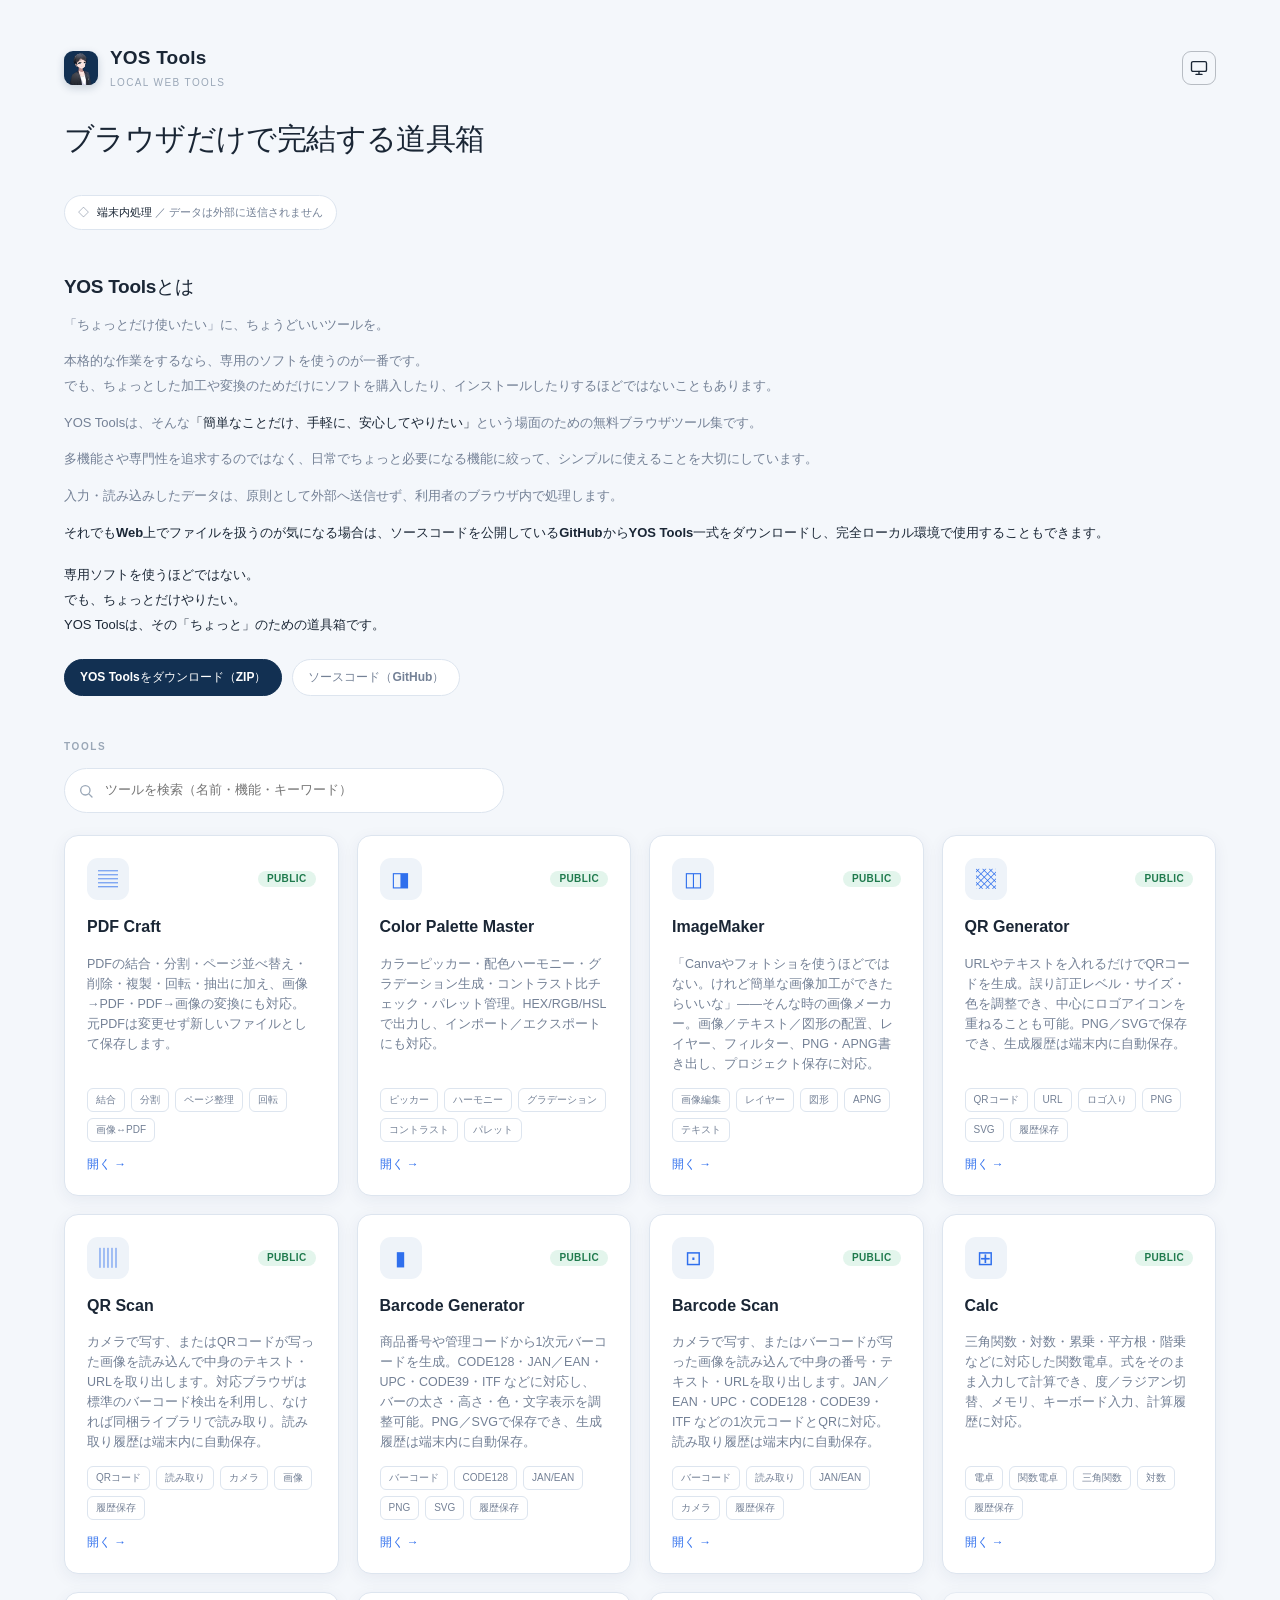
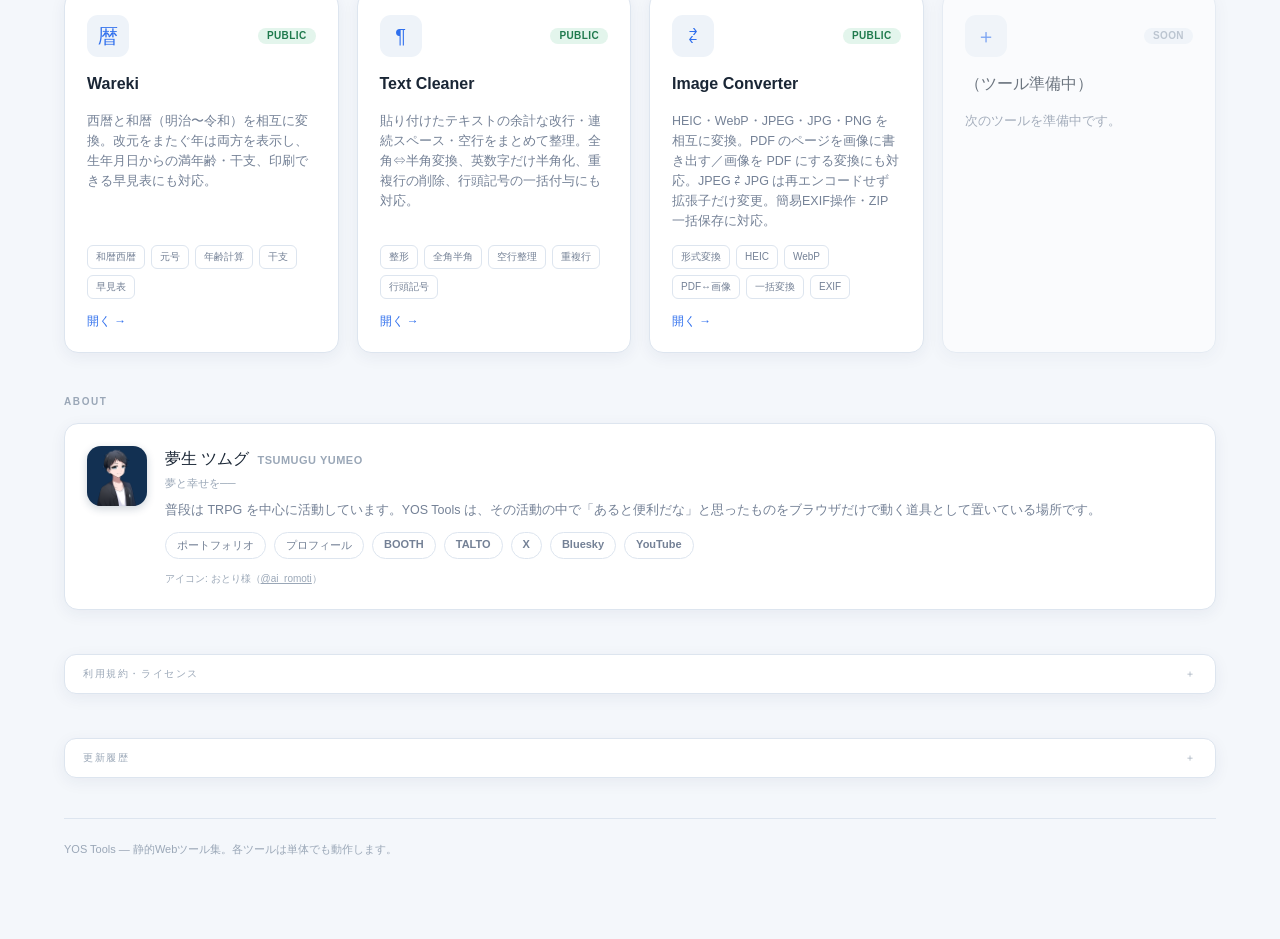
<file: index.html>
<!doctype html>
<html lang="ja">
<head>
  <meta charset="UTF-8">
  <meta name="viewport" content="width=device-width,initial-scale=1">
  <meta name="theme-color" content="#f4f7fb">
  <title>YOS Tools</title>
  <link rel="icon" sizes="32x32" href="assets/icon-32.png">
  <link rel="icon" sizes="256x256" href="assets/icon.png">
  <link rel="apple-touch-icon" href="assets/icon.png">
  <link rel="stylesheet" href="assets/common.css">
  <script src="assets/theme.js"></script>
  <style>
    body{min-height:100vh}
    .wrap{max-width:1200px; margin:0 auto; padding:28px 24px 80px}

    header.site{position:sticky; top:0; z-index:50; display:flex; align-items:center; gap:12px;
      padding:18px 0 24px; background:var(--bg)}
    .mark{width:34px; height:34px; border-radius:9px; object-fit:cover; display:block;
      background:var(--navy); box-shadow:0 3px 9px #12305233}
    header.site strong{font:700 19px/1 'DM Sans','Yu Gothic',sans-serif; letter-spacing:.2px}
    header.site small{display:block; margin-top:3px; color:var(--faint); font-size:10px; letter-spacing:1.4px}

    .hero{margin-bottom:42px}
    .hero h1{margin:0 0 12px; font-size:30px; letter-spacing:-.6px}
    .hero p{margin:0; max-width:620px; color:var(--muted); font-size:14px}
    .privacy{display:inline-flex; align-items:center; gap:8px; margin-top:20px;
      padding:8px 13px; border:1px solid var(--line); border-radius:999px;
      background:var(--paper); color:var(--muted); font-size:11px}
    .privacy b{color:var(--ink)}

    .section-label{margin:0 0 16px; color:var(--faint); font:700 10px/1 'DM Sans','Yu Gothic',sans-serif; letter-spacing:1.6px}

    .concept{margin:4px 0 46px}
    .concept-title{margin:0 0 10px; font-size:19px; letter-spacing:-.3px}
    .concept-lead{margin:0 0 16px; font-size:15px; font-weight:700; color:var(--ink)}
    .concept p{margin:0 0 12px; color:var(--muted); font-size:13px; line-height:1.9}
    .concept p strong{color:var(--ink); font-weight:700}
    .concept .concept-closing{margin-top:18px; color:var(--ink)}
    .concept-links{display:flex; flex-wrap:wrap; gap:10px; margin-top:22px}
    .cbtn{display:inline-flex; align-items:center; gap:7px; padding:9px 15px; border-radius:999px;
      border:1px solid var(--line); background:var(--paper); color:var(--muted);
      font:700 12px 'DM Sans','Yu Gothic',sans-serif; text-decoration:none}
    .cbtn:hover{border-color:var(--blue); color:var(--blue)}
    .cbtn--primary{background:var(--navy); border-color:var(--navy); color:#fff}
    .cbtn--primary:hover{background:var(--blue); border-color:var(--blue); color:#fff}

    .grid{display:grid; grid-template-columns:repeat(auto-fill,minmax(270px,1fr)); gap:18px}
    .card{display:flex; flex-direction:column; gap:14px; padding:22px; border:1px solid var(--line);
      border-radius:14px; background:var(--paper); box-shadow:0 4px 16px #1c355910; transition:.16s}
    a.card:hover{transform:translateY(-3px); border-color:var(--blue); box-shadow:0 10px 26px #2f6fed24}
    .card.disabled{opacity:.62; cursor:default}
    .card-top{display:flex; align-items:center; justify-content:space-between}
    .tile{width:42px; height:42px; display:grid; place-items:center; border-radius:11px;
      background:var(--soft); color:var(--blue); font-size:20px}
    .badge{padding:3px 9px; border-radius:999px; font:700 10px/1 'DM Sans','Yu Gothic',sans-serif; letter-spacing:.4px}
    .badge.live{color:#1f7a4d; background:#e3f5ec}
    .badge.soon{color:var(--faint); background:var(--soft)}
    @media (prefers-color-scheme:dark){ .badge.live{color:#7ee3ab; background:#12352268} }
    .card h2{margin:0; font-size:16px}
    .card p{margin:0; flex:1; color:var(--muted); font-size:12.5px}
    .tags{display:flex; flex-wrap:wrap; gap:6px}
    .tags span{padding:3px 8px; border:1px solid var(--line); border-radius:6px; color:var(--muted); font-size:10px}
    .go{display:inline-flex; align-items:center; gap:6px; color:var(--blue); font:700 12px 'DM Sans','Yu Gothic',sans-serif}

    /* ---- ツール検索 ---- */
    .toolsearch{position:relative; max-width:440px; margin:0 0 22px}
    .toolsearch .ic{position:absolute; left:14px; top:50%; transform:translateY(-50%);
      width:16px; height:16px; color:var(--faint); pointer-events:none}
    .toolsearch input{width:100%; padding:11px 40px; border:1px solid var(--line);
      border-radius:999px; background:var(--paper); color:var(--ink); font:inherit; font-size:13px}
    .toolsearch input:focus{outline:2px solid var(--blue); outline-offset:1px; border-color:var(--blue)}
    .toolsearch input::-webkit-search-cancel-button,
    .toolsearch input::-webkit-search-decoration{display:none}
    .toolsearch .clear{position:absolute; right:8px; top:50%; transform:translateY(-50%);
      width:26px; height:26px; display:grid; place-items:center; border-radius:50%;
      color:var(--muted); font-size:16px; line-height:1}
    .toolsearch .clear:hover{background:var(--soft); color:var(--ink)}
    .toolsearch-empty{margin:-4px 0 34px; color:var(--muted); font-size:13px}
    .toolsearch-empty b{color:var(--ink)}

    .profile{display:flex; gap:18px; align-items:flex-start; padding:22px;
      border:1px solid var(--line); border-radius:14px; background:var(--paper);
      box-shadow:0 4px 16px #1c355910}
    @media (max-width:520px){ .profile{flex-direction:column; gap:14px} }
    .profile-ico{width:60px; height:60px; flex:0 0 auto; border-radius:14px; object-fit:cover;
      background:var(--navy); box-shadow:0 3px 9px #12305233}
    .profile-body{min-width:0}
    .profile-body h2{margin:0 0 3px; font-size:16px; display:flex; align-items:baseline;
      gap:8px; flex-wrap:wrap}
    .profile-body h2 span{font:600 11px/1 'DM Sans','Yu Gothic',sans-serif;
      letter-spacing:.5px; color:var(--faint)}
    .profile-tag{margin:0 0 8px; font-size:11px; color:var(--faint)}
    .profile-body p.bio{margin:0 0 12px; color:var(--muted); font-size:12.5px}
    .profile-links{display:flex; flex-wrap:wrap; gap:8px}
    .profile-links a{padding:5px 11px; border:1px solid var(--line); border-radius:999px;
      color:var(--muted); font:700 11px 'DM Sans','Yu Gothic',sans-serif}
    .profile-links a:hover{border-color:var(--blue); color:var(--blue)}
    .profile-credit{margin:12px 0 0; font-size:10px; color:var(--faint)}
    .profile-credit a{color:var(--faint); text-decoration:underline}
    .profile-credit a:hover{color:var(--blue)}

    .terms{margin-top:44px}
    .terms details{border:1px solid var(--line); border-radius:12px; background:var(--paper);
      box-shadow:0 4px 16px #1c355910}
    .terms summary{cursor:pointer; padding:14px 18px; list-style:none;
      font:700 10px/1 'DM Sans','Yu Gothic',sans-serif; letter-spacing:1.6px; color:var(--faint)}
    .terms summary::-webkit-details-marker{display:none}
    .terms summary::after{content:"＋"; float:right; color:var(--faint); font-weight:400}
    .terms details[open] summary{border-bottom:1px solid var(--line)}
    .terms details[open] summary::after{content:"－"}
    .terms-body{padding:16px 18px 20px; color:var(--muted); font-size:12.5px; line-height:1.75}
    .terms-body p{margin:0 0 10px}
    .terms-body > p:first-child{color:var(--ink)}
    .terms-body strong{color:var(--ink); font-weight:700}
    .terms-body h3{margin:18px 0 6px; font:700 11px/1 'DM Sans','Yu Gothic',sans-serif;
      letter-spacing:1px; color:var(--faint)}

    footer.site{margin-top:40px; padding-top:22px; border-top:1px solid var(--line);
      color:var(--faint); font-size:11px}

    /* ---- ambient: 羽根 と 流れ星 ---- */
    #sky{position:fixed; inset:0; overflow:hidden; pointer-events:none; z-index:60}
    @media (prefers-reduced-motion:reduce){ #sky{display:none} }

    .feather{position:absolute; top:0; will-change:transform;
      animation:feather-fall var(--dur,11s) linear forwards}
    .feather-sway{animation:feather-sway var(--swayDur,3.2s) ease-in-out infinite alternate}
    .feather-ico{display:block; width:var(--size,22px); height:var(--size,22px);
      color:var(--navy); opacity:var(--op,.5);
      animation:feather-spin var(--spinDur,6s) linear infinite}
    @media (prefers-color-scheme:dark){ .feather-ico{color:#8fb4ff} }
    @keyframes feather-fall{
      from{transform:translateY(-12vh) rotate(0deg)}
      to{transform:translateY(118vh) rotate(var(--rot,320deg))}
    }
    @keyframes feather-sway{
      from{transform:translateX(calc(var(--sway,26px) * -1))}
      to{transform:translateX(var(--sway,26px))}
    }
    @keyframes feather-spin{ to{transform:rotate(360deg)} }

    .shoot{position:absolute; width:3px; height:3px; border-radius:50%;
      background:#e6a23c; box-shadow:0 0 7px 2px #e6a23c; opacity:0;
      animation:shoot-move var(--sdur,1.1s) ease-in forwards}
    .shoot::after{content:""; position:absolute; top:50%; right:2px; height:2px;
      width:var(--trail,150px); transform:translateY(-50%); border-radius:2px;
      background:linear-gradient(90deg,#e6a23c,transparent)}
    @media (prefers-color-scheme:dark){
      .shoot{background:#ffe9b0; box-shadow:0 0 8px 2px #ffe9b0}
      .shoot::after{background:linear-gradient(90deg,#ffe9b0,transparent)}
    }
    @keyframes shoot-move{
      0%{opacity:0; transform:translate3d(0,0,0) rotate(var(--angle,28deg)) scale(.6)}
      12%{opacity:1}
      72%{opacity:1}
      100%{opacity:0; transform:translate3d(var(--tx,60vw),var(--ty,40vh),0) rotate(var(--angle,28deg)) scale(1)}
    }
  </style>
</head>
<body>
  <div class="wrap">
    <header class="site">
      <img class="mark" src="assets/icon.png" alt="">
      <div><strong>YOS Tools</strong><small>LOCAL WEB TOOLS</small></div>
      <button data-yos-theme-toggle style="margin-left:auto"></button>
    </header>

    <section class="hero">
      <h1>ブラウザだけで完結する道具箱</h1>
      <span class="privacy">◇ <span><b>端末内処理</b> ／ データは外部に送信されません</span></span>
    </section>

    <section class="concept">
      <h2 class="concept-title">YOS Toolsとは</h2>
      <p class="concept-lead">「ちょっとだけ使いたい」に、ちょうどいいツールを。</p>
      <p>本格的な作業をするなら、専用のソフトを使うのが一番です。<br>でも、ちょっとした加工や変換のためだけにソフトを購入したり、インストールしたりするほどではないこともあります。</p>
      <p>YOS Toolsは、そんな<strong>「簡単なことだけ、手軽に、安心してやりたい」</strong>という場面のための無料ブラウザツール集です。</p>
      <p>多機能さや専門性を追求するのではなく、日常でちょっと必要になる機能に絞って、シンプルに使えることを大切にしています。</p>
      <p>入力・読み込みしたデータは、原則として外部へ送信せず、利用者のブラウザ内で処理します。</p>
      <p><strong>それでもWeb上でファイルを扱うのが気になる場合は、ソースコードを公開しているGitHubからYOS Tools一式をダウンロードし、完全ローカル環境で使用することもできます。</strong></p>
      <p class="concept-closing"><strong>専用ソフトを使うほどではない。<br>でも、ちょっとだけやりたい。</strong><br>YOS Toolsは、その「ちょっと」のための道具箱です。</p>
      <div class="concept-links">
        <a class="cbtn cbtn--primary" href="https://github.com/yumeotsumugu/YOS_Tools/archive/refs/heads/main.zip">YOS Toolsをダウンロード（ZIP）</a>
        <a class="cbtn" href="https://github.com/yumeotsumugu/YOS_Tools" target="_blank" rel="noopener noreferrer">ソースコード（GitHub）</a>
      </div>
    </section>

    <p class="section-label">TOOLS</p>
    <div class="toolsearch">
      <svg class="ic" viewBox="0 0 24 24" fill="none" stroke="currentColor" stroke-width="2" stroke-linecap="round" stroke-linejoin="round" aria-hidden="true">
        <circle cx="11" cy="11" r="7"></circle><line x1="21" y1="21" x2="16.65" y2="16.65"></line>
      </svg>
      <input id="toolq" type="search" autocomplete="off" placeholder="ツールを検索（名前・機能・キーワード）" aria-label="ツールを検索">
      <button class="clear" id="toolq-clear" type="button" aria-label="検索をクリア" hidden>×</button>
    </div>
    <p class="toolsearch-empty" id="toolq-empty" hidden>「<b></b>」に一致するツールはありませんでした。</p>
    <div class="grid" id="grid"></div>

    <p class="section-label" style="margin-top:44px">ABOUT</p>
    <div class="profile">
      <img class="profile-ico" src="assets/icon.png" alt="夢生ツムグのアイコン">
      <div class="profile-body">
        <h2>夢生 ツムグ <span>TSUMUGU YUMEO</span></h2>
        <p class="profile-tag">夢と幸せを──</p>
        <p class="bio">普段は TRPG を中心に活動しています。YOS Tools は、その活動の中で「あると便利だな」と思ったものをブラウザだけで動く道具として置いている場所です。</p>
        <div class="profile-links">
          <a href="https://yumeo-tsumugu-portfolio.yumeotsumugu.chatgpt.site/" target="_blank" rel="noopener noreferrer">ポートフォリオ</a>
          <a href="https://yumeotsumugu.notion.site/a9e36b9bd9c482ccb0908160ff098a52" target="_blank" rel="noopener noreferrer">プロフィール</a>
          <a href="https://yumeotsumugu.booth.pm/" target="_blank" rel="noopener noreferrer">BOOTH</a>
          <a href="https://talto.cc/users/HbLzEM74TYMtlQpNiQPaJgJ4oFF2" target="_blank" rel="noopener noreferrer">TALTO</a>
          <a href="https://x.com/seetagame" target="_blank" rel="noopener noreferrer">X</a>
          <a href="https://bsky.app/profile/seetagame.bsky.social" target="_blank" rel="noopener noreferrer">Bluesky</a>
          <a href="https://www.youtube.com/@シータ_tsumugu" target="_blank" rel="noopener noreferrer">YouTube</a>
        </div>
        <p class="profile-credit">アイコン: おとり様（<a href="https://x.com/ai_romoti" target="_blank" rel="noopener noreferrer">@ai_romoti</a>）</p>
      </div>
    </div>

    <section class="terms" id="terms">
      <details>
        <summary>利用規約・ライセンス</summary>
        <div class="terms-body">
          <p><strong>YOS Tools ／ 作者：夢生ツムグ ／ 開発補助：Claude Code（Anthropic）</strong></p>
          <p>YOS Toolsは、夢生ツムグが個人で制作・公開しているブラウザツール群です。作者が制作したソースコード・デザイン・文章等の権利は、特に記載のない限り夢生ツムグに帰属します。</p>

          <h3>利用について</h3>
          <p>YOS Toolsは、<strong>個人・法人、営利・非営利を問わず自由に利用できます。</strong></p>
          <p>ただし、YOS Toolsおよびそのソースコードの<strong>再配布・転載・自作発言、およびそれらを目的とした複製・改変は禁止</strong>します。</p>
          <p>公開されたソースコードは、学習・技術的な参考として自由に閲覧できます。得られた一般的な知識や技術を自身の制作に活用することも問題ありません。</p>
          <p>GitHub上での閲覧・Fork等については、GitHubの利用規約・ポリシーに従います。</p>

          <h3>素材について</h3>
          <p>アイコン・画像・フォント・ライブラリ等には第三者が権利を有するものが含まれます。これらには各権利者の利用条件が適用され、<strong>素材の抽出・転載・再配布等を本規約によって許可するものではありません。</strong></p>

          <h3>データについて</h3>
          <p>入力・読み込みしたデータは、特に記載のない限り<strong>外部へ送信されず、ブラウザ内で処理されます。</strong></p>
          <p>一部ツールでは設定やデータの保存に <strong>localStorage</strong> を使用します。ブラウザデータの削除等により保存内容が失われる場合があるため、必要なデータは各自でバックアップしてください。</p>
          <p>なお、GitHub Pages等の外部サービスによってアクセス情報等が取得される場合があります。</p>

          <h3>免責事項</h3>
          <p>YOS Toolsは<strong>個人制作のツール</strong>であり、現状のまま（AS IS）提供されます。動作やデータの保持等を保証するものではありません。</p>
          <p>利用は自己責任とし、本ツールの利用または利用不能によって生じた損害について、作者は責任を負いません。</p>
          <p>本規約は必要に応じて変更される場合があります。</p>
        </div>
      </details>
    </section>

    <section class="terms" id="changelog">
      <details>
        <summary>更新履歴</summary>
        <div class="terms-body">
          <p>YOS Tools 全体の更新履歴。詳細はリポジトリの
            <a href="https://github.com/yumeotsumugu/YOS_Tools/blob/main/CHANGELOG.md" target="_blank" rel="noopener noreferrer">CHANGELOG.md</a>
            にまとめています。</p>

          <h3>2026-10-04</h3>
          <p>・<strong>トップ</strong>：作者プロフィールに「ポートフォリオ」へのリンクを追加。</p>

          <h3>2026-09-09</h3>
          <p>・<strong>Image Converter</strong>：変換パターンを拡張。HEIC・WebP・JPEG・JPG・PNG を相互に変換できるようになり（WebP 書き出しに対応）、<strong>PDF のページを画像に書き出す</strong>／<strong>画像を PDF にする</strong>変換も追加しました。PDF を読み込むとページごとに一覧へ並び、解像度（1〜3倍）を指定して書き出せます。画像→PDF は「1画像＝1PDF」と「1つのPDFにまとめる」を選べます。※ HEIC への書き出しはブラウザの制約により非対応（読み込みは可能）。<br>
            ・<strong>トップ</strong>：ツール一覧に検索ボックスを追加。ツール名・説明・タグに加え、各ツールへ用意した検索用キーワード（別名・英語表記・略称・用途の言い回し）でも絞り込めます。スペース区切りは全語一致で、カタカナ・ひらがな・英字の大文字小文字の違いは無視します。Esc かクリアボタン（×）でリセットできます。</p>

          <h3>2026-09-07</h3>
          <p>・<strong>Barcode Generator</strong> を追加。商品番号や管理コードから1次元バーコード（CODE128・JAN／EAN-13・EAN-8・UPC-A・CODE39・ITF／ITF-14・MSI・Pharmacode・Codabar）を生成。バーの太さ（整数ピクセル）・高さ・余白・文字サイズ／位置／寄せ・線と背景の色・値の文字表示を調整でき、PNG（3倍）／SVGで保存、画像コピー、生成履歴の端末内保存に対応。<br>
            ・<strong>Barcode Scan</strong> を追加。カメラ、またはバーコードが写った画像から中身の番号・テキスト・URLを読み取り。CODE128／39／93・JAN／EAN・UPC・ITF・Codabar などの1次元コードのほかQR・Data Matrix・PDF417・Aztec にも対応（MSI・Pharmacode は読み取り不可）。対応ブラウザの標準検出＋同梱ライブラリ（ZXing）を併用し、複数のバイナライザ・Otsu 2値化・拡大率・明暗反転・中央帯の切り出し・90°回転で読み取り精度を確保。カメラは連続で自動読み取りし、結果を一覧にためて端末内保存・CSV 書き出しに対応。<br>
            ・<strong>PDF Craft</strong>：「画像→PDF」「PDF→画像」を追加。画像（JPEG・PNG・WebP など）を並べ替え・回転して1つのPDFに（用紙は画像サイズ／A4・レターにフィット）。逆にPDFの各ページをPNG／JPEGで書き出し（解像度1〜3倍、複数ページはZIP、選択ページのみも可）。<br>
            ・<strong>Wareki</strong>（和暦西暦 早見表）を追加。西暦⇄和暦（明治〜令和）の相互変換、改元をまたぐ年の両方表示、生年月日からの満年齢・数え年・干支、印刷・CSVコピーできる早見表に対応。<br>
            ・<strong>Calc</strong>（関数電卓）を追加。三角関数・対数・累乗・平方根・階乗などに対応し、式をそのまま入力して計算。度／ラジアン切替、メモリ、直前の答えAns、暗黙の掛け算、キーボード入力、計算履歴の端末内保存に対応。<br>
            ・<strong>QR Scan</strong> を追加。カメラ、またはQRコードが写った画像から中身のテキスト・URLを読み取り。対応ブラウザは標準のバーコード検出、非対応時は同梱ライブラリで読み取り。URLはその場で開けるリンク表示、種類判定（Wi-Fi・メール・電話など）、読み取り履歴の端末内保存に対応。<br>
            ・<strong>Text Cleaner</strong>：「PDF・段落」オプションを追加。PDFからコピーしたときの1行ごとの強制改行を段落へつなぎ直す（空行は段落の区切りとして保持、箇条書き・番号見出しは結合しない）。行末で分割された英単語のハイフン結合、句点ごとの改行にも対応。<br>
            ・<strong>QR Generator</strong>：中心にロゴ画像を重ねる機能を追加（大きさ％・白い下地、PNG／SVG書き出しに反映）。前景色・背景色の色見本外クリックでパレットが開く不具合を修正。前景色・背景色を16進コードで直接入力できるように。<br>
            ・<strong>カラーパレットマスター</strong>：履歴の記録タイミングを調整。ピッカーのドラッグ中の中間色は記録せず、操作が落ち着いた時点の色だけを残すように。<br>
            ・<strong>共通</strong>：変更履歴を YOS Tools 全体で一元管理する方式に移行。<br>
            ・<strong>Image Converter</strong> を追加（HEIC／WebP／JPEG／PNG → JPG／PNG 一括変換、簡易EXIF、ZIP一括保存）。<br>
            ・<strong>トップ</strong>：「YOS Toolsとは」セクションを追加。ヘッダーをスクロール追従に。ページ幅と改行を調整。</p>

          <h3>2026-09-06</h3>
          <p>・<strong>共通</strong>：YOS Tools として発足。トップページと PDF Craft／カラーパレットマスター を統合。<br>
            ・<strong>ImageMaker</strong>／<strong>QR Generator</strong>／<strong>Text Cleaner</strong> を追加。<br>
            ・<strong>共通</strong>：全ツールをトップページのデザインシステム（<code>assets/common.css</code>）に統一。テーマ設定（システム／ライト／ダーク）を全ツール共有化（<code>assets/theme.js</code>）。URL整形を <code>theme.js</code> に一本化。<br>
            ・<strong>共通</strong>：ファビコンとロゴマークを共通アイコン（おとり様）に。開発ガイド <code>CLAUDE.md</code> を作成。<br>
            ・<strong>トップ</strong>：作者プロフィールを追加。利用規約・ライセンスを <code>#terms</code> に集約・改訂。羽根と流れ星の装飾アニメーションを追加。</p>

          <h3>統合前（カラーパレットマスター単体版）</h3>
          <p>・<strong>2026-05-17（v1.1.0）</strong>：ライト／ダークモードを追加、favicon を追加。<br>
            ・<strong>2026-02-17（v1.0.1）</strong>：変更履歴を折りたたみ式に、ヘルプのスクロール改善、Tailwind CDN の注記追加。<br>
            ・<strong>2026-02-17（v1.0.0・初回リリース）</strong>：カラーピッカー、HEX／RGB／RGBA／HSL／HSLAコピー、ブックマーク、履歴、ハーモニー、グラデーション、コントラストチェッカー、パレット管理、JSON入出力。</p>
        </div>
      </details>
    </section>

    <footer class="site">YOS Tools — 静的Webツール集。各ツールは単体でも動作します。</footer>
  </div>

  <div id="sky" aria-hidden="true"></div>

  <script>
    /* ツールを追加するときはこの配列に1件足すだけ。
       status  : 'live' = 公開 / 'soon' = 準備中（リンク無効）
       path    : このindex.htmlからの相対パス
       keywords: 検索用の別名・用途・関連語（カード上には表示しない）。
                 日本語の別表記・英語・略称・「〜したい」の言い回しを広めに入れておく。 */
    const tools = [
      {
        name: 'PDF Craft',
        icon: '▤',
        status: 'live',
        path: 'PDF_Craft/index.html',
        desc: 'PDFの結合・分割・ページ並べ替え・削除・複製・回転・抽出に加え、画像→PDF・PDF→画像の変換にも対応。元PDFは変更せず新しいファイルとして保存します。',
        tags: ['結合', '分割', 'ページ整理', '回転', '画像↔PDF'],
        keywords: ['pdf', 'ピーディーエフ', 'ぴーでぃーえふ', '書類', '資料', 'ファイル', 'マージ', 'merge', 'くっつける', 'つなげる', 'まとめる', 'split', 'ページ削除', 'ページ抽出', 'ページ入れ替え', '並び替え', 'ソート', 'rotate', '向き', '90度', '画像化', 'jpg', 'jpeg', 'png', '画像からpdf', 'pdfから画像', 'スキャン', 'サムネイル', '圧縮しない', '加工'],
      },
      {
        name: 'Color Palette Master',
        icon: '◨',
        status: 'live',
        path: 'ColorPaletteMaster/index.html',
        desc: 'カラーピッカー・配色ハーモニー・グラデーション生成・コントラスト比チェック・パレット管理。HEX/RGB/HSLで出力し、インポート／エクスポートにも対応。',
        tags: ['ピッカー', 'ハーモニー', 'グラデーション', 'コントラスト', 'パレット'],
        keywords: ['color', 'カラー', '色', 'いろ', '配色', 'カラーコード', 'カラーパレット', 'palette', 'カラーピッカー', 'color picker', 'スポイト', '色抽出', 'hex', '16進', 'rgb', 'rgba', 'hsl', 'hsla', 'gradient', 'グラデ', '補色', '類似色', 'トライアド', 'トーン', 'コントラスト比', 'コントラストチェック', 'wcag', 'アクセシビリティ', '色覚', '色見本', 'スウォッチ', 'デザイン', 'ui', 'テーマカラー'],
      },
      {
        name: 'ImageMaker',
        icon: '◫',
        status: 'live',
        path: 'ImageMaker/index.html',
        desc: '「Canvaやフォトショを使うほどではない。けれど簡単な画像加工ができたらいいな」——そんな時の画像メーカー。画像／テキスト／図形の配置、レイヤー、フィルター、PNG・APNG書き出し、プロジェクト保存に対応。',
        tags: ['画像編集', 'レイヤー', '図形', 'APNG', 'テキスト'],
        keywords: ['画像', 'image', 'がぞう', '画像編集', '画像加工', '画像作成', 'メーカー', 'エディタ', 'canva', 'キャンバ', 'フォトショ', 'photoshop', 'ペイント', 'trpg', 'ココフォリア', 'cocofolia', 'ユドナリウム', '立ち絵', '素材作成', 'アイコン作成', 'アイコン加工', 'バナー', 'ヘッダー', 'サムネ', 'サムネイル', 'ロゴ', 'コラージュ', '合成', '切り抜き', 'レイヤー', '図形', '矢印', '吹き出し', '文字入れ', 'テキスト入れ', 'キャプション', 'フィルター', 'モザイク', 'ぼかし', 'png', '透過', 'apng', 'アニメ', 'アニメーション', 'gif'],
      },
      {
        name: 'QR Generator',
        icon: '▩',
        status: 'live',
        path: 'QR_Generator/index.html',
        desc: 'URLやテキストを入れるだけでQRコードを生成。誤り訂正レベル・サイズ・色を調整でき、中心にロゴアイコンを重ねることも可能。PNG／SVGで保存でき、生成履歴は端末内に自動保存。',
        tags: ['QRコード', 'URL', 'ロゴ入り', 'PNG', 'SVG', '履歴保存'],
        keywords: ['qr', 'キューアール', 'qrコード', 'qrcode', '二次元コード', '2次元コード', '生成', '作成', '作る', 'つくる', 'url', 'リンク', 'アドレス', 'テキスト', '名刺', 'ポスター', 'チラシ', 'ロゴ入り', 'ロゴ重ね', 'png', 'svg', '色付き', 'vcard', 'wi-fi', 'wifi'],
      },
      {
        name: 'QR Scan',
        icon: '▥',
        status: 'live',
        path: 'QR_Scan/index.html',
        desc: 'カメラで写す、またはQRコードが写った画像を読み込んで中身のテキスト・URLを取り出します。対応ブラウザは標準のバーコード検出を利用し、なければ同梱ライブラリで読み取り。読み取り履歴は端末内に自動保存。',
        tags: ['QRコード', '読み取り', 'カメラ', '画像', '履歴保存'],
        keywords: ['qr', 'キューアール', 'qrコード', 'qrcode', '二次元コード', '2次元コード', '読み取り', '読取', '読み込み', '読む', 'スキャン', 'scan', 'scanner', 'スキャナー', 'reader', 'リーダー', 'カメラ', '撮影', 'デコード', '解析', '中身', 'url', 'リンク', 'wi-fi', 'wifi', '連絡先', 'vcard'],
      },
      {
        name: 'Barcode Generator',
        icon: '▮',
        status: 'live',
        path: 'Barcode_Generator/index.html',
        desc: '商品番号や管理コードから1次元バーコードを生成。CODE128・JAN／EAN・UPC・CODE39・ITF などに対応し、バーの太さ・高さ・色・文字表示を調整可能。PNG／SVGで保存でき、生成履歴は端末内に自動保存。',
        tags: ['バーコード', 'CODE128', 'JAN/EAN', 'PNG', 'SVG', '履歴保存'],
        keywords: ['バーコード', 'barcode', 'ばーこーど', '1次元コード', '一次元コード', '生成', '作成', '作る', 'つくる', 'code128', 'code 128', 'jan', 'janコード', 'ean', 'ean13', 'ean-13', 'ean8', 'ean-8', 'upc', 'upc-a', 'code39', 'code 39', 'itf', 'itf-14', 'msi', 'pharmacode', 'codabar', 'nw-7', '商品コード', '商品番号', '型番', '品番', '管理番号', '管理コード', '在庫管理', '値札', 'ラベル', '棚札', 'png', 'svg', 'jsbarcode'],
      },
      {
        name: 'Barcode Scan',
        icon: '⊡',
        status: 'live',
        path: 'Barcode_Scan/index.html',
        desc: 'カメラで写す、またはバーコードが写った画像を読み込んで中身の番号・テキスト・URLを取り出します。JAN／EAN・UPC・CODE128・CODE39・ITF などの1次元コードとQRに対応。読み取り履歴は端末内に自動保存。',
        tags: ['バーコード', '読み取り', 'JAN/EAN', 'カメラ', '履歴保存'],
        keywords: ['バーコード', 'barcode', 'ばーこーど', '1次元コード', '一次元コード', '読み取り', '読取', '読み込み', '読む', 'スキャン', 'scan', 'scanner', 'スキャナー', 'reader', 'リーダー', 'カメラ', '撮影', 'デコード', '解析', 'jan', 'janコード', 'ean', 'upc', 'code128', 'code39', 'code93', 'itf', 'codabar', 'data matrix', 'pdf417', 'aztec', '商品コード', '商品番号', '型番', '品番', '在庫', '棚卸し', '検品', 'csv', 'zxing'],
      },
      {
        name: 'Calc',
        icon: '⊞',
        status: 'live',
        path: 'Calc/index.html',
        desc: '三角関数・対数・累乗・平方根・階乗などに対応した関数電卓。式をそのまま入力して計算でき、度／ラジアン切替、メモリ、キーボード入力、計算履歴に対応。',
        tags: ['電卓', '関数電卓', '三角関数', '対数', '履歴保存'],
        keywords: ['計算', '計算機', '電卓', 'でんたく', 'けいさん', 'calc', 'calculator', '関数電卓', '科学計算', '数式', '式', 'math', '数学', '三角関数', 'sin', 'cos', 'tan', 'サイン', 'コサイン', 'タンジェント', '対数', 'log', 'ln', 'exp', '指数', '累乗', 'べき乗', '平方根', 'ルート', 'sqrt', '√', '階乗', 'factorial', '円周率', 'pi', 'π', 'ラジアン', 'radian', '度数', 'deg', 'メモリ', 'ans', '計算履歴'],
      },
      {
        name: 'Wareki',
        icon: '暦',
        status: 'live',
        path: 'Wareki/index.html',
        desc: '西暦と和暦（明治〜令和）を相互に変換。改元をまたぐ年は両方を表示し、生年月日からの満年齢・干支、印刷できる早見表にも対応。',
        tags: ['和暦西暦', '元号', '年齢計算', '干支', '早見表'],
        keywords: ['和暦', '西暦', 'wareki', 'われき', 'せいれき', '元号', '年号', 'げんごう', '改元', '明治', '大正', '昭和', '平成', '令和', 'めいじ', 'たいしょう', 'しょうわ', 'へいせい', 'れいわ', 'meiji', 'taisho', 'showa', 'heisei', 'reiwa', '年齢計算', '満年齢', '数え年', '干支', 'えと', '十二支', '早見表', '変換', '換算', '生年月日', '誕生日', '西暦変換', '和暦変換', 'カレンダー', '暦'],
      },
      {
        name: 'Text Cleaner',
        icon: '¶',
        status: 'live',
        path: 'TextCleaner/index.html',
        desc: '貼り付けたテキストの余計な改行・連続スペース・空行をまとめて整理。全角⇔半角変換、英数字だけ半角化、重複行の削除、行頭記号の一括付与にも対応。',
        tags: ['整形', '全角半角', '空行整理', '重複行', '行頭記号'],
        keywords: ['テキスト', 'text', '文字', '文章', '整形', '整える', 'クリーナー', 'cleaner', 'クリーニング', 'フォーマット', 'format', '改行', '改行削除', '改行整理', '余分な改行', '不要な改行', '空行', '空行削除', 'スペース', '連続スペース', '空白', 'トリム', 'trim', '全角', '半角', '全角半角', '全角半角変換', 'かな', '英数字', '重複行', '重複削除', 'ユニーク', 'ソート', '並び替え', '行頭', '行頭記号', '箇条書き', 'インデント', 'pdfコピー', 'pdf コピー', 'pdf 改行', '段落', '連結'],
      },
      {
        name: 'Image Converter',
        icon: '⇄',
        status: 'live',
        path: 'ImageConverter/index.html',
        desc: 'HEIC・WebP・JPEG・JPG・PNG を相互に変換。PDF のページを画像に書き出す／画像を PDF にする変換にも対応。JPEG ⇄ JPG は再エンコードせず拡張子だけ変更。簡易EXIF操作・ZIP一括保存に対応。',
        tags: ['形式変換', 'HEIC', 'WebP', 'PDF↔画像', '一括変換', 'EXIF'],
        keywords: ['画像変換', '画像', 'image', 'converter', 'convert', '変換', '形式変換', '相互変換', 'ファイル形式', '拡張子', '拡張子変換', 'heic', 'heif', 'iphone写真', 'iphone 写真', 'アイフォン', 'webp', 'jpeg', 'jpg', 'png', 'ビットマップ', 'pdf', 'pdfを画像', 'pdf 画像', 'pdfから画像', '画像からpdf', '画像をpdf', 'pdf化', 'ページを画像', 'スクショ化', '一括変換', 'まとめて変換', 'バッチ', 'batch', 'exif', 'メタデータ', '位置情報', 'gps', '位置情報削除', 'zip', '一括保存'],
      },
      {
        name: '（ツール準備中）',
        icon: '＋',
        status: 'soon',
        desc: '次のツールを準備中です。',
        tags: [],
        keywords: [],
      },
    ];

    const esc = (s) => s.replace(/[&<>"]/g, (c) => ({ '&': '&amp;', '<': '&lt;', '>': '&gt;', '"': '&quot;' }[c]));

    /* 検索用の正規化：小文字化・カタカナ→ひらがな・空白畳み込み */
    const normalize = (s) => (s || '')
      .toLowerCase()
      .replace(/[ァ-ヶ]/g, (c) => String.fromCharCode(c.charCodeAt(0) - 0x60))
      .replace(/\s+/g, ' ')
      .trim();

    const grid = document.getElementById('grid');
    const entries = tools.map((t) => {
      const inner = `
        <div class="card-top">
          <div class="tile">${esc(t.icon || '□')}</div>
          <span class="badge ${t.status === 'live' ? 'live' : 'soon'}">${t.status === 'live' ? 'PUBLIC' : 'SOON'}</span>
        </div>
        <h2>${esc(t.name)}</h2>
        <p>${esc(t.desc || '')}</p>
        ${t.tags && t.tags.length ? `<div class="tags">${t.tags.map((x) => `<span>${esc(x)}</span>`).join('')}</div>` : ''}
        ${t.status === 'live' ? '<span class="go">開く →</span>' : ''}`;
      const el = document.createElement(t.status === 'live' ? 'a' : 'div');
      el.className = t.status === 'live' ? 'card' : 'card disabled';
      if (t.status === 'live') el.href = t.path;
      el.innerHTML = inner;
      grid.appendChild(el);
      const haystack = normalize([t.name, t.desc, ...(t.tags || []), ...(t.keywords || [])].join(' '));
      return { el, haystack, live: t.status === 'live' };
    });

    /* 検索ボックスで絞り込み。空白区切りは AND 一致。検索中は準備中カードを隠す。 */
    const q = document.getElementById('toolq');
    const qClear = document.getElementById('toolq-clear');
    const qEmpty = document.getElementById('toolq-empty');

    function applyFilter() {
      const raw = q.value.trim();
      const terms = normalize(raw).split(' ').filter(Boolean);
      let shown = 0;
      entries.forEach((e) => {
        const hit = terms.length === 0
          ? true
          : (e.live && terms.every((tm) => e.haystack.includes(tm)));
        e.el.hidden = !hit;
        if (hit) shown++;
      });
      qClear.hidden = raw === '';
      const noHit = terms.length > 0 && shown === 0;
      qEmpty.hidden = !noHit;
      if (noHit) qEmpty.querySelector('b').textContent = raw;
    }

    q.addEventListener('input', applyFilter);
    q.addEventListener('keydown', (e) => { if (e.key === 'Escape') { q.value = ''; applyFilter(); } });
    qClear.addEventListener('click', () => { q.value = ''; applyFilter(); q.focus(); });

    /* 各ツールから #terms / #changelog でリンクされたとき、その details を開いて表示 */
    function openSectionFromHash() {
      const id = location.hash.slice(1);
      if (id !== 'terms' && id !== 'changelog') return;
      const d = document.querySelector('#' + id + ' details');
      if (d) { d.open = true; d.scrollIntoView({ behavior: 'smooth', block: 'start' }); }
    }
    openSectionFromHash();
    window.addEventListener('hashchange', openSectionFromHash);
  </script>

  <script>
    /* トップページの装飾：羽根をふわりと、たまに流れ星を落とす */
    (function () {
      const sky = document.getElementById('sky');
      if (!sky) return;
      if (window.matchMedia && window.matchMedia('(prefers-reduced-motion: reduce)').matches) return;

      const rand = (a, b) => a + Math.random() * (b - a);
      const FEATHER_SVG =
        '<svg class="feather-ico" viewBox="0 0 24 24" fill="none" stroke="currentColor" stroke-width="1.6" stroke-linecap="round" stroke-linejoin="round">' +
        '<path d="M20.24 12.24a6 6 0 0 0-8.49-8.49L5 10.5V19h8.5z"/><line x1="16" y1="8" x2="2" y2="22"/><line x1="17.5" y1="15" x2="9" y2="15"/></svg>';

      function dropFeather() {
        if (sky.getElementsByClassName('feather').length > 6) return;
        const f = document.createElement('div');
        f.className = 'feather';
        f.style.left = rand(1, 95).toFixed(2) + 'vw';
        f.style.setProperty('--dur', rand(9, 15).toFixed(1) + 's');
        f.style.setProperty('--rot', rand(180, 540).toFixed(0) + 'deg');

        const sway = document.createElement('div');
        sway.className = 'feather-sway';
        sway.style.setProperty('--sway', rand(14, 42).toFixed(0) + 'px');
        sway.style.setProperty('--swayDur', rand(2.4, 4.8).toFixed(2) + 's');
        sway.innerHTML = FEATHER_SVG;

        const ico = sway.firstChild;
        ico.style.setProperty('--size', rand(15, 28).toFixed(0) + 'px');
        ico.style.setProperty('--op', rand(0.3, 0.62).toFixed(2));
        ico.style.setProperty('--spinDur', rand(4, 9).toFixed(1) + 's');

        f.appendChild(sway);
        f.addEventListener('animationend', () => f.remove());
        sky.appendChild(f);
      }

      function shootStar() {
        if (sky.getElementsByClassName('shoot').length > 2) return;
        const s = document.createElement('div');
        s.className = 'shoot';
        s.style.left = rand(4, 68).toFixed(1) + 'vw';
        s.style.top = rand(2, 32).toFixed(1) + 'vh';
        const tx = rand(24, 46);
        const ty = rand(16, 34);
        const angle = Math.atan2(ty * innerHeight, tx * innerWidth) * 180 / Math.PI;
        s.style.setProperty('--tx', tx.toFixed(1) + 'vw');
        s.style.setProperty('--ty', ty.toFixed(1) + 'vh');
        s.style.setProperty('--angle', angle.toFixed(1) + 'deg');
        s.style.setProperty('--sdur', rand(0.9, 1.5).toFixed(2) + 's');
        s.style.setProperty('--trail', rand(90, 175).toFixed(0) + 'px');
        s.addEventListener('animationend', () => s.remove());
        sky.appendChild(s);
      }

      (function loopFeather() { dropFeather(); setTimeout(loopFeather, rand(2600, 6200)); })();
      setTimeout(function loopStar() { shootStar(); setTimeout(loopStar, rand(12000, 26000)); }, 5000);
    })();
  </script>
</body>
</html>
</file>
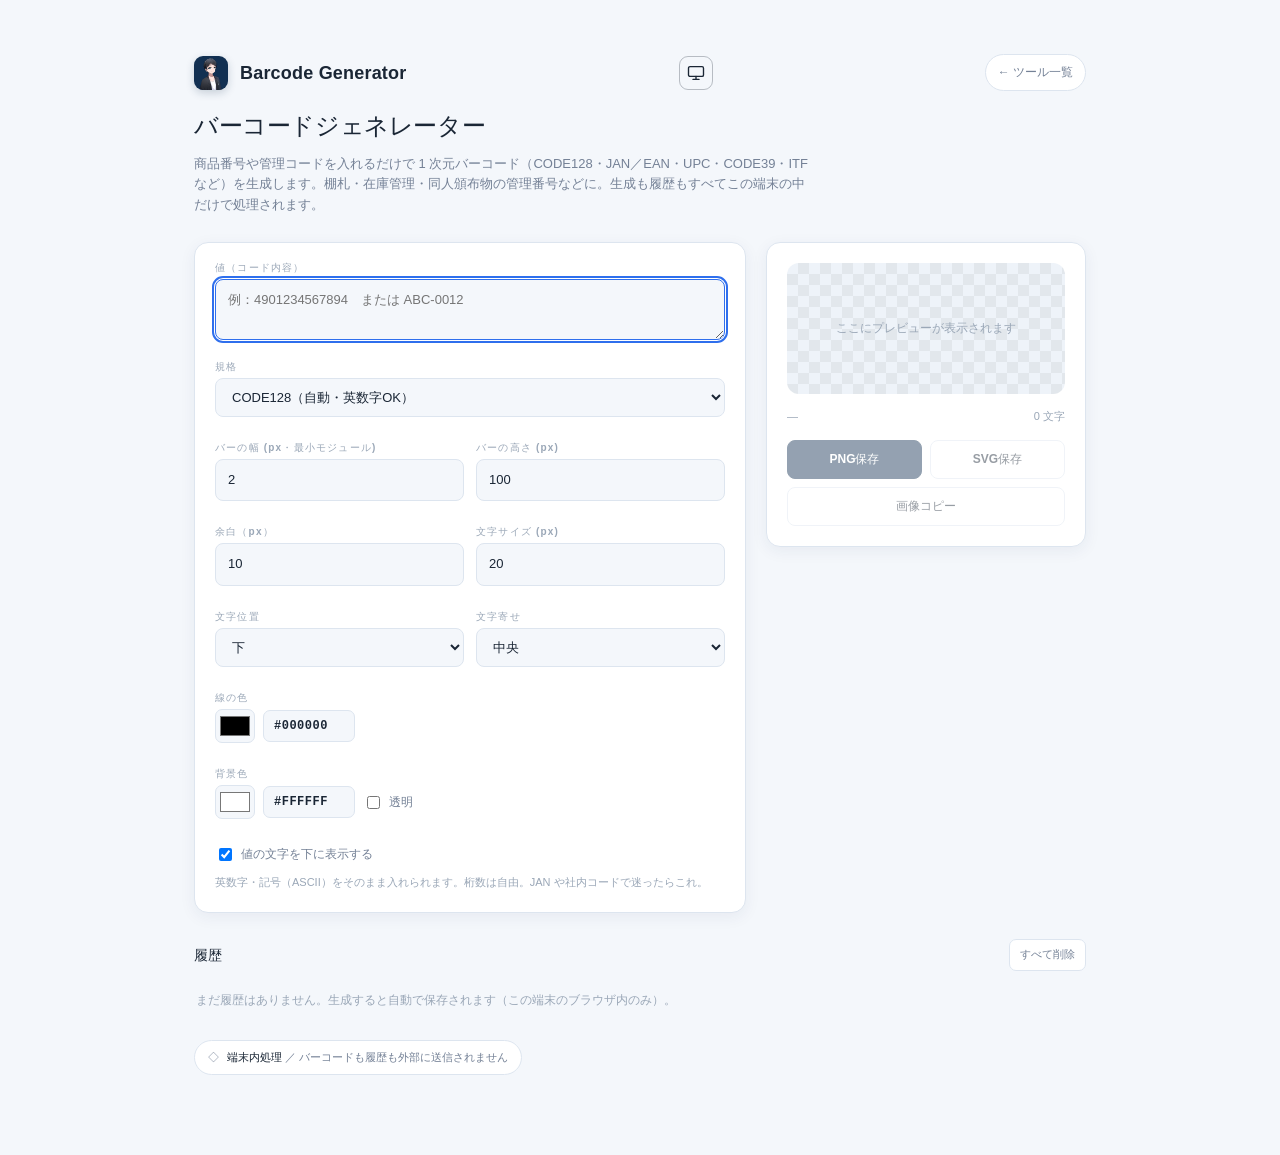
<file: Barcode_Generator/index.html>
<!doctype html>
<html lang="ja">
<head>
  <meta charset="UTF-8">
  <meta name="viewport" content="width=device-width,initial-scale=1">
  <meta name="theme-color" content="#f4f7fb">
  <title>Barcode Generator | ローカルバーコード生成</title>
  <link rel="icon" sizes="32x32" href="../assets/icon-32.png">
  <link rel="icon" sizes="256x256" href="../assets/icon.png">
  <link rel="apple-touch-icon" href="../assets/icon.png">
  <link rel="stylesheet" href="../assets/common.css">
  <script src="../assets/theme.js"></script>
  <style>
    body{min-height:100vh}
    .wrap{max-width:940px; margin:0 auto; padding:40px 24px 80px}

    header.site{position:sticky; top:0; z-index:50; display:flex; align-items:center; gap:12px;
      padding:14px 0 16px; background:var(--bg)}
    .mark{width:34px; height:34px; border-radius:9px; object-fit:cover; display:block;
      background:var(--navy); box-shadow:0 3px 9px #12305233}
    header.site strong{font:700 18px/1 'DM Sans','Yu Gothic',sans-serif; letter-spacing:.2px}
    .back{display:inline-flex; align-items:center; gap:6px; margin-left:auto; padding:8px 12px;
      border:1px solid var(--line); border-radius:999px; background:var(--paper);
      color:var(--muted); font-size:12px; text-decoration:none}
    .back:hover{border-color:var(--blue); color:var(--blue)}

    .hero{margin-bottom:26px}
    .hero h1{margin:0 0 8px; font-size:24px; letter-spacing:-.4px}
    .hero p{margin:0; max-width:620px; color:var(--muted); font-size:13px}

    .panel{display:grid; grid-template-columns:1fr 320px; gap:20px; align-items:start}
    @media (max-width:760px){ .panel{grid-template-columns:1fr} }

    .card{padding:20px; border:1px solid var(--line); border-radius:14px; background:var(--paper);
      box-shadow:0 4px 16px #1c355910}
    .fld{display:block; margin-bottom:14px}
    .fld > span{display:block; margin-bottom:6px; color:var(--faint);
      font:700 10px/1 'DM Sans','Yu Gothic',sans-serif; letter-spacing:1.2px}
    textarea, input[type=text], select, input[type=number]{
      width:100%; padding:10px 12px; border:1px solid var(--line); border-radius:8px;
      font:inherit; font-size:13px; background:var(--bg); color:var(--ink)}
    textarea{min-height:60px; resize:vertical; line-height:1.5}
    textarea:focus, input:focus, select:focus{outline:2px solid var(--blue); outline-offset:1px; border-color:var(--blue)}

    .opts{display:grid; grid-template-columns:1fr 1fr; gap:12px}
    .opts .full{grid-column:1 / -1}
    .color-row{display:flex; align-items:center; gap:8px}
    .color-row input[type=color]{width:40px; height:34px; padding:2px; border:1px solid var(--line);
      border-radius:7px; background:var(--bg); cursor:pointer; flex:0 0 auto}
    .color-row .hex{width:92px; flex:0 0 auto; padding:8px 10px; border:1px solid var(--line);
      border-radius:7px; font:600 12px/1 'DM Sans',monospace; letter-spacing:.5px;
      text-transform:uppercase; background:var(--bg); color:var(--ink)}
    .color-row .hex:focus{outline:2px solid var(--blue); outline-offset:1px; border-color:var(--blue)}
    .color-row .hex.bad{border-color:var(--ng); color:var(--ng)}
    .chk{display:inline-flex; align-items:center; gap:6px; font-size:12px; color:var(--muted); cursor:pointer}

    .fmt-hint{margin:10px 0 0; color:var(--faint); font-size:11px; line-height:1.6}
    .fmt-hint b{color:var(--muted)}

    .preview-card{display:flex; flex-direction:column; align-items:center; gap:14px}
    .stage{width:100%; display:grid; place-items:center; padding:16px; border-radius:12px;
      background-color:var(--soft);
      background-image:
        conic-gradient(from 90deg at 50% 50%, #00000000 25%, #0000000d 0 50%, #00000000 0 75%, #0000000d 0);
      background-size:22px 22px}
    #preview{max-width:100%; height:auto; border-radius:6px; box-shadow:0 2px 10px #1c355922}
    #preview.empty{display:none}
    .ph{color:var(--faint); font-size:12px; text-align:center; padding:40px 10px}
    .ph.err{color:var(--ng)}
    .meta{width:100%; display:flex; justify-content:space-between; gap:8px; color:var(--faint); font-size:11px}

    .actions{display:flex; flex-wrap:wrap; gap:8px; width:100%}
    button.btn{flex:1; min-width:92px; padding:10px 12px; border:1px solid var(--line); border-radius:8px;
      background:var(--paper); color:var(--ink); font:700 12px 'DM Sans','Yu Gothic',sans-serif;
      cursor:pointer}
    button.btn:hover:not(:disabled){border-color:var(--blue); color:var(--blue)}
    button.btn.primary{background:var(--navy); color:#fff; border-color:var(--navy)}
    button.btn.primary:hover:not(:disabled){background:var(--blue); border-color:var(--blue); color:#fff}
    button.btn:disabled{opacity:.45; cursor:default}

    .hist{margin-top:26px}
    .hist-head{display:flex; align-items:center; justify-content:space-between; margin-bottom:12px}
    .hist-head h2{margin:0; font-size:14px}
    .hist-head button{padding:6px 10px; border:1px solid var(--line); border-radius:7px; background:var(--paper);
      color:var(--muted); font-size:11px; cursor:pointer}
    .hist-head button:hover{border-color:#e0602f; color:#e0602f}
    ul.hist-list{list-style:none; margin:0; padding:0; display:flex; flex-direction:column; gap:6px}
    ul.hist-list li{display:flex; align-items:center; gap:10px; padding:10px 12px; border:1px solid var(--line);
      border-radius:9px; background:var(--paper)}
    ul.hist-list li .txt{flex:1; min-width:0}
    ul.hist-list li .txt b{display:block; font-weight:500; font-size:12.5px; white-space:nowrap;
      overflow:hidden; text-overflow:ellipsis}
    ul.hist-list li .txt small{color:var(--faint); font-size:10px}
    ul.hist-list li .use{padding:5px 9px; border:1px solid var(--line); border-radius:6px; background:var(--bg);
      color:var(--blue); font:700 11px 'DM Sans',sans-serif; cursor:pointer; flex:0 0 auto}
    ul.hist-list li .use:hover{border-color:var(--blue)}
    ul.hist-list li .del{border:0; background:none; color:var(--faint); font-size:16px; cursor:pointer;
      line-height:1; padding:2px 4px; flex:0 0 auto}
    ul.hist-list li .del:hover{color:#e0602f}
    .hist-empty{color:var(--faint); font-size:12px; padding:8px 2px}

    .privacy{display:inline-flex; align-items:center; gap:8px; margin-top:22px;
      padding:8px 13px; border:1px solid var(--line); border-radius:999px;
      background:var(--paper); color:var(--muted); font-size:11px}
    .privacy b{color:var(--ink)}

    .toast{position:fixed; left:50%; bottom:28px; transform:translateX(-50%) translateY(10px);
      padding:10px 16px; border-radius:8px; background:var(--navy); color:#fff; font-size:12px;
      opacity:0; pointer-events:none; transition:.2s}
    .toast.show{opacity:1; transform:translateX(-50%) translateY(0)}
  </style>
</head>
<body>
  <div class="wrap">
    <header class="site">
      <img class="mark" src="../assets/icon.png" alt="">
      <strong>Barcode Generator</strong>
      <button data-yos-theme-toggle style="margin-left:auto"></button>
      <a class="back" href="../index.html">← ツール一覧</a>
    </header>

    <section class="hero">
      <h1>バーコードジェネレーター</h1>
      <p>商品番号や管理コードを入れるだけで 1 次元バーコード（CODE128・JAN／EAN・UPC・CODE39・ITF など）を生成します。棚札・在庫管理・同人頒布物の管理番号などに。生成も履歴もすべてこの端末の中だけで処理されます。</p>
    </section>

    <div class="panel">
      <div class="card">
        <label class="fld">
          <span>値（コード内容）</span>
          <textarea id="text" placeholder="例：4901234567894　または ABC-0012" autofocus></textarea>
        </label>

        <div class="opts">
          <label class="fld full">
            <span>規格</span>
            <select id="format">
              <option value="CODE128" selected>CODE128（自動・英数字OK）</option>
              <option value="CODE128A">CODE128-A（大文字・制御文字）</option>
              <option value="CODE128B">CODE128-B（大小文字・記号）</option>
              <option value="CODE128C">CODE128-C（数字のみ・桁が偶数）</option>
              <option value="EAN13">JAN / EAN-13（数字12〜13桁）</option>
              <option value="EAN8">EAN-8（数字7〜8桁）</option>
              <option value="UPC">UPC-A（数字11〜12桁）</option>
              <option value="CODE39">CODE39（英大文字・数字・一部記号）</option>
              <option value="ITF">ITF（数字・桁数偶数）</option>
              <option value="ITF14">ITF-14（数字13〜14桁）</option>
              <option value="MSI">MSI（数字のみ）</option>
              <option value="pharmacode">Pharmacode（3〜131070）</option>
              <option value="codabar">Codabar（数字と - $ : / . +）</option>
            </select>
          </label>
          <label class="fld">
            <span>バーの幅 (px・最小モジュール)</span>
            <input type="number" id="barWidth" min="1" max="6" step="1" value="2">
          </label>
          <label class="fld">
            <span>バーの高さ (px)</span>
            <input type="number" id="barHeight" min="20" max="300" step="10" value="100">
          </label>
          <label class="fld">
            <span>余白（px）</span>
            <input type="number" id="margin" min="0" max="40" step="2" value="10">
          </label>
          <label class="fld">
            <span>文字サイズ (px)</span>
            <input type="number" id="fontSize" min="8" max="40" step="1" value="20">
          </label>
          <label class="fld">
            <span>文字位置</span>
            <select id="textPosition">
              <option value="bottom" selected>下</option>
              <option value="top">上</option>
            </select>
          </label>
          <label class="fld">
            <span>文字寄せ</span>
            <select id="textAlign">
              <option value="center" selected>中央</option>
              <option value="left">左</option>
              <option value="right">右</option>
            </select>
          </label>
          <div class="fld">
            <span>線の色</span>
            <div class="color-row">
              <input type="color" id="fg" value="#000000" aria-label="線の色">
              <input type="text" id="fgv" class="hex" value="#000000" maxlength="7"
                spellcheck="false" autocapitalize="off" autocomplete="off" aria-label="線の色（16進）">
            </div>
          </div>
          <div class="fld full">
            <span>背景色</span>
            <div class="color-row">
              <input type="color" id="bg" value="#ffffff" aria-label="背景色">
              <input type="text" id="bgv" class="hex" value="#ffffff" maxlength="7"
                spellcheck="false" autocapitalize="off" autocomplete="off" aria-label="背景色（16進）">
              <label class="chk"><input type="checkbox" id="transparent"> 透明</label>
            </div>
          </div>
          <label class="chk full"><input type="checkbox" id="displayValue" checked> 値の文字を下に表示する</label>
        </div>

        <p class="fmt-hint" id="fmtHint"></p>
      </div>

      <div class="card preview-card">
        <div class="stage">
          <svg id="preview" class="empty" aria-label="生成されたバーコード"></svg>
          <div class="ph" id="ph">ここにプレビューが表示されます</div>
        </div>
        <div class="meta">
          <span id="metaFmt">—</span>
          <span id="metaLen">0 文字</span>
        </div>
        <div class="actions">
          <button class="btn primary" id="dlPng" disabled>PNG保存</button>
          <button class="btn" id="dlSvg" disabled>SVG保存</button>
          <button class="btn" id="copyImg" disabled>画像コピー</button>
        </div>
      </div>
    </div>

    <div class="hist">
      <div class="hist-head">
        <h2>履歴</h2>
        <button id="clearHist">すべて削除</button>
      </div>
      <ul class="hist-list" id="histList"></ul>
      <div class="hist-empty" id="histEmpty">まだ履歴はありません。生成すると自動で保存されます（この端末のブラウザ内のみ）。</div>
    </div>

    <span class="privacy">◇ <span><b>端末内処理</b> ／ バーコードも履歴も外部に送信されません</span></span>
  </div>

  <div class="toast" id="toast"></div>

  <script src="lib/JsBarcode.all.min.js"></script>
  <script>
  (function(){
    'use strict';
    var HIST_KEY = 'yos.barcode.history.v1';
    var OPTS_KEY = 'yos.barcode.opts.v1';
    var HIST_MAX = 50;

    var $ = function(id){ return document.getElementById(id); };
    var els = {
      text:$('text'), format:$('format'), barWidth:$('barWidth'), barHeight:$('barHeight'),
      margin:$('margin'), fontSize:$('fontSize'), textPosition:$('textPosition'), textAlign:$('textAlign'),
      fg:$('fg'), fgv:$('fgv'), bg:$('bg'), bgv:$('bgv'), transparent:$('transparent'), displayValue:$('displayValue'),
      fmtHint:$('fmtHint'),
      preview:$('preview'), ph:$('ph'), metaFmt:$('metaFmt'), metaLen:$('metaLen'),
      dlPng:$('dlPng'), dlSvg:$('dlSvg'), copyImg:$('copyImg'),
      histList:$('histList'), histEmpty:$('histEmpty'), clearHist:$('clearHist'),
      toast:$('toast')
    };

    // 規格ごとの入力ヒントと表示名
    var FORMATS = {
      CODE128:   { label:'CODE128',   hint:'英数字・記号（ASCII）をそのまま入れられます。桁数は自由。JAN や社内コードで迷ったらこれ。' },
      CODE128A:  { label:'CODE128-A', hint:'大文字・数字・制御文字用のサブセットです。' },
      CODE128B:  { label:'CODE128-B', hint:'大小文字・数字・記号用のサブセットです。' },
      CODE128C:  { label:'CODE128-C', hint:'数字のみ・桁数が<b>偶数</b>である必要があります（2桁で1シンボル）。' },
      EAN13:     { label:'JAN / EAN-13', hint:'数字<b>12桁</b>を入れるとチェックデジットを自動計算します（13桁ならそのまま検証）。日本の商品コード（JAN）はこれ。' },
      EAN8:      { label:'EAN-8',     hint:'数字<b>7桁</b>でチェックデジット自動計算（8桁ならそのまま検証）。' },
      UPC:       { label:'UPC-A',     hint:'数字<b>11桁</b>でチェックデジット自動計算（12桁ならそのまま検証）。北米の商品コード。' },
      CODE39:    { label:'CODE39',    hint:'英大文字・数字・記号（- . 空白 $ / + %）。物流・図書館などで広く使われます。' },
      ITF:       { label:'ITF',       hint:'数字のみ・桁数は<b>偶数</b>。段ボール表示などで使われるインターリーブド 2/5。' },
      ITF14:     { label:'ITF-14',    hint:'数字<b>13桁</b>でチェックデジット自動計算（14桁ならそのまま）。集合包装用（GTIN-14）。' },
      MSI:       { label:'MSI',       hint:'数字のみ。倉庫の棚番号などで使われます。<b>一般的なスキャナーアプリ（YOS の Barcode Scan を含む）では読み取れないことが多い</b>規格です。' },
      pharmacode:{ label:'Pharmacode', hint:'<b>3〜131070</b> の整数のみ。医薬品のパッケージ管理用。<b>YOS の Barcode Scan では読み取れません</b>（専用スキャナー向け）。' },
      codabar:   { label:'Codabar',   hint:'数字と - $ : / . + 。血液バッグ・宅配便の伝票などで使われます。' }
    };

    var state = { valid:false, value:'', fmtKey:'CODE128' };
    var toastTimer = null;
    function toast(msg){
      els.toast.textContent = msg;
      els.toast.classList.add('show');
      clearTimeout(toastTimer);
      toastTimer = setTimeout(function(){ els.toast.classList.remove('show'); }, 1800);
    }

    /* ---------- オプションの保存・復元 ---------- */
    function clampNum(v, lo, hi, dflt){
      v = parseFloat(v);
      if (isNaN(v)) return dflt;
      return Math.min(hi, Math.max(lo, v));
    }
    function readOpts(){
      return {
        format: els.format.value,
        // バー幅は整数ピクセルに限定（半端な値だとバーが半ピクセルに掛かってボケ、読み取り不可になる）
        barWidth: Math.round(clampNum(els.barWidth.value, 1, 6, 2)),
        barHeight: clampNum(els.barHeight.value, 20, 300, 100),
        margin: clampNum(els.margin.value, 0, 40, 10),
        fontSize: clampNum(els.fontSize.value, 8, 40, 20),
        textPosition: els.textPosition.value,
        textAlign: els.textAlign.value,
        fg: els.fg.value,
        bg: els.bg.value,
        transparent: els.transparent.checked,
        displayValue: els.displayValue.checked
      };
    }
    function saveOpts(){
      try { localStorage.setItem(OPTS_KEY, JSON.stringify(readOpts())); } catch(e){}
    }
    function loadOpts(){
      var o;
      try { o = JSON.parse(localStorage.getItem(OPTS_KEY) || 'null'); } catch(e){ o = null; }
      if (!o) return;
      if (o.format && FORMATS[o.format]) els.format.value = o.format;
      if (o.barWidth != null) els.barWidth.value = Math.round(clampNum(o.barWidth, 1, 6, 2));
      if (o.barHeight != null) els.barHeight.value = o.barHeight;
      if (o.margin != null) els.margin.value = o.margin;
      if (o.fontSize != null) els.fontSize.value = o.fontSize;
      if (o.textPosition) els.textPosition.value = o.textPosition;
      if (o.textAlign) els.textAlign.value = o.textAlign;
      if (o.fg) els.fg.value = o.fg;
      if (o.bg) els.bg.value = o.bg;
      els.transparent.checked = !!o.transparent;
      if (typeof o.displayValue === 'boolean') els.displayValue.checked = o.displayValue;
    }

    function jsbOptions(opt){
      return {
        format: opt.format,
        width: opt.barWidth,
        height: opt.barHeight,
        margin: opt.margin,
        displayValue: opt.displayValue,
        fontSize: opt.fontSize,
        textPosition: opt.textPosition,
        textAlign: opt.textAlign,
        lineColor: opt.fg,
        background: opt.transparent ? 'rgba(0,0,0,0)' : opt.bg,
        font: "'DM Sans','Yu Gothic',sans-serif"
      };
    }

    /* ---------- 生成・描画 ---------- */
    var genTimer = null;
    function scheduleGenerate(){
      clearTimeout(genTimer);
      genTimer = setTimeout(generate, 180);
    }

    function clearPreview(){
      while (els.preview.firstChild) els.preview.removeChild(els.preview.firstChild);
      els.preview.removeAttribute('width');
      els.preview.removeAttribute('height');
      els.preview.removeAttribute('viewBox');
      els.preview.removeAttribute('style');
      els.preview.classList.add('empty');
    }

    var histTimer = null;
    function generate(){
      var value = els.text.value.trim();
      var opt = readOpts();
      saveOpts();
      state.value = value;
      state.fmtKey = opt.format;
      els.metaLen.textContent = value.length + ' 文字';
      var f = FORMATS[opt.format] || { label: opt.format, hint: '' };
      els.fmtHint.innerHTML = f.hint;

      if (!value){
        state.valid = false;
        clearPreview();
        els.ph.style.display = '';
        els.ph.classList.remove('err');
        els.ph.textContent = 'ここにプレビューが表示されます';
        els.metaFmt.textContent = '—';
        setActions(false);
        return;
      }

      state.valid = false;
      clearPreview();
      try {
        JsBarcode(els.preview, value, Object.assign(jsbOptions(opt), {
          valid: function(ok){ state.valid = ok; }
        }));
      } catch(e){ state.valid = false; }

      if (!state.valid){
        clearPreview();
        els.ph.style.display = '';
        els.ph.classList.add('err');
        els.ph.textContent = 'この規格では読み取れない値です。' + (f.hint ? '規格の条件（' + stripTags(f.hint) + '）を確認してください。' : '');
        els.metaFmt.textContent = f.label;
        setActions(false);
        return;
      }

      els.preview.classList.remove('empty');
      els.ph.style.display = 'none';
      els.ph.classList.remove('err');
      els.metaFmt.textContent = f.label;
      setActions(true);

      clearTimeout(histTimer);
      histTimer = setTimeout(function(){ addHistory(value, opt.format); }, 1400);
    }

    function stripTags(s){ return String(s).replace(/<[^>]*>/g, ''); }

    function setActions(on){
      els.dlPng.disabled = !on;
      els.dlSvg.disabled = !on;
      els.copyImg.disabled = !on || !(navigator.clipboard && window.ClipboardItem);
    }

    /* ---------- 書き出し ---------- */
    function currentSvgString(){
      var clone = els.preview.cloneNode(true);
      clone.setAttribute('xmlns', 'http://www.w3.org/2000/svg');
      return '<?xml version="1.0" encoding="UTF-8"?>\n' + new XMLSerializer().serializeToString(clone);
    }

    function renderCanvas(scale){
      var opt = readOpts();
      var cv = document.createElement('canvas');
      JsBarcode(cv, state.value, Object.assign(jsbOptions(opt), { valid: function(){} }));
      if (scale && scale !== 1){
        var big = document.createElement('canvas');
        big.width = cv.width * scale;
        big.height = cv.height * scale;
        var bctx = big.getContext('2d');
        bctx.imageSmoothingEnabled = false;
        bctx.drawImage(cv, 0, 0, big.width, big.height);
        return big;
      }
      return cv;
    }

    function safeName(value){
      var base = String(value).replace(/[\\/:*?"<>|\s]+/g, '_').replace(/_+/g, '_').replace(/^_|_$/g, '');
      if (!base) base = 'barcode';
      return base.slice(0, 40);
    }
    function triggerDownload(href, filename){
      var a = document.createElement('a');
      a.href = href; a.download = filename;
      document.body.appendChild(a); a.click(); a.remove();
    }

    els.dlPng.addEventListener('click', function(){
      if (!state.valid) return;
      var cv = renderCanvas(3);   // 3倍で書き出して十分な解像度に
      triggerDownload(cv.toDataURL('image/png'), 'barcode_' + safeName(state.value) + '.png');
    });

    els.dlSvg.addEventListener('click', function(){
      if (!state.valid) return;
      var blob = new Blob([currentSvgString()], { type: 'image/svg+xml' });
      var url = URL.createObjectURL(blob);
      triggerDownload(url, 'barcode_' + safeName(state.value) + '.svg');
      setTimeout(function(){ URL.revokeObjectURL(url); }, 1000);
    });

    els.copyImg.addEventListener('click', function(){
      if (!state.valid || !(navigator.clipboard && window.ClipboardItem)) return;
      renderCanvas(3).toBlob(function(blob){
        if (!blob){ toast('コピーに失敗しました'); return; }
        navigator.clipboard.write([new ClipboardItem({ 'image/png': blob })])
          .then(function(){ toast('画像をコピーしました'); })
          .catch(function(){ toast('コピーに失敗しました'); });
      }, 'image/png');
    });

    /* ---------- 履歴 ---------- */
    function loadHistory(){
      try { return JSON.parse(localStorage.getItem(HIST_KEY) || '[]') || []; }
      catch(e){ return []; }
    }
    function storeHistory(list){
      try { localStorage.setItem(HIST_KEY, JSON.stringify(list)); } catch(e){}
    }
    function addHistory(value, format){
      if (!value) return;
      var list = loadHistory().filter(function(it){ return !(it.value === value && it.format === format); });
      list.unshift({ value: value, format: format, ts: Date.now() });
      if (list.length > HIST_MAX) list = list.slice(0, HIST_MAX);
      storeHistory(list);
      renderHistory();
    }
    function fmtDate(ts){
      var d = new Date(ts);
      var p = function(n){ return (n < 10 ? '0' : '') + n; };
      return d.getFullYear() + '/' + p(d.getMonth() + 1) + '/' + p(d.getDate()) + ' ' +
        p(d.getHours()) + ':' + p(d.getMinutes());
    }
    function renderHistory(){
      var list = loadHistory();
      els.histList.innerHTML = '';
      els.histEmpty.style.display = list.length ? 'none' : '';
      list.forEach(function(it, idx){
        var li = document.createElement('li');
        var txt = document.createElement('div');
        txt.className = 'txt';
        var b = document.createElement('b'); b.textContent = it.value;
        var s = document.createElement('small');
        var lab = (FORMATS[it.format] && FORMATS[it.format].label) || it.format;
        s.textContent = lab + '・' + fmtDate(it.ts);
        txt.appendChild(b); txt.appendChild(s);

        var use = document.createElement('button');
        use.className = 'use'; use.type = 'button'; use.textContent = '使う';
        use.addEventListener('click', function(){
          els.text.value = it.value;
          if (it.format && FORMATS[it.format]) els.format.value = it.format;
          generate();
          els.text.focus();
          window.scrollTo({ top: 0, behavior: 'smooth' });
        });

        var del = document.createElement('button');
        del.className = 'del'; del.type = 'button'; del.title = '削除';
        del.setAttribute('aria-label', '削除'); del.textContent = '×';
        del.addEventListener('click', function(){
          var cur = loadHistory();
          cur.splice(idx, 1);
          storeHistory(cur);
          renderHistory();
        });

        li.appendChild(txt); li.appendChild(use); li.appendChild(del);
        els.histList.appendChild(li);
      });
    }
    els.clearHist.addEventListener('click', function(){
      if (!loadHistory().length) return;
      if (!confirm('履歴をすべて削除しますか？')) return;
      storeHistory([]);
      renderHistory();
    });

    /* ---------- 配線 ---------- */
    function normHex(v){
      v = String(v).trim().replace(/^#/, '');
      if (/^[0-9a-fA-F]{3}$/.test(v)) v = v[0]+v[0] + v[1]+v[1] + v[2]+v[2];
      return /^[0-9a-fA-F]{6}$/.test(v) ? '#' + v.toLowerCase() : null;
    }
    function bindColor(swatch, hex){
      swatch.addEventListener('input', function(){
        hex.value = swatch.value.toUpperCase();
        hex.classList.remove('bad');
        scheduleGenerate();
      });
      hex.addEventListener('input', function(){
        var n = normHex(hex.value);
        if (n){
          hex.classList.remove('bad');
          swatch.value = n;
          scheduleGenerate();
        } else {
          hex.classList.add('bad');
        }
      });
      hex.addEventListener('blur', function(){
        hex.value = (normHex(hex.value) || swatch.value).toUpperCase();
        hex.classList.remove('bad');
      });
    }
    bindColor(els.fg, els.fgv);
    bindColor(els.bg, els.bgv);
    els.text.addEventListener('input', scheduleGenerate);
    els.format.addEventListener('change', scheduleGenerate);
    els.barWidth.addEventListener('input', scheduleGenerate);
    els.barHeight.addEventListener('input', scheduleGenerate);
    els.margin.addEventListener('input', scheduleGenerate);
    els.fontSize.addEventListener('input', scheduleGenerate);
    els.textPosition.addEventListener('change', scheduleGenerate);
    els.textAlign.addEventListener('change', scheduleGenerate);
    els.transparent.addEventListener('change', scheduleGenerate);
    els.displayValue.addEventListener('change', scheduleGenerate);

    loadOpts();
    els.fgv.value = els.fg.value.toUpperCase();
    els.bgv.value = els.bg.value.toUpperCase();
    renderHistory();
    setActions(false);
    generate();
  })();
  </script>
</body>
</html>
</file>
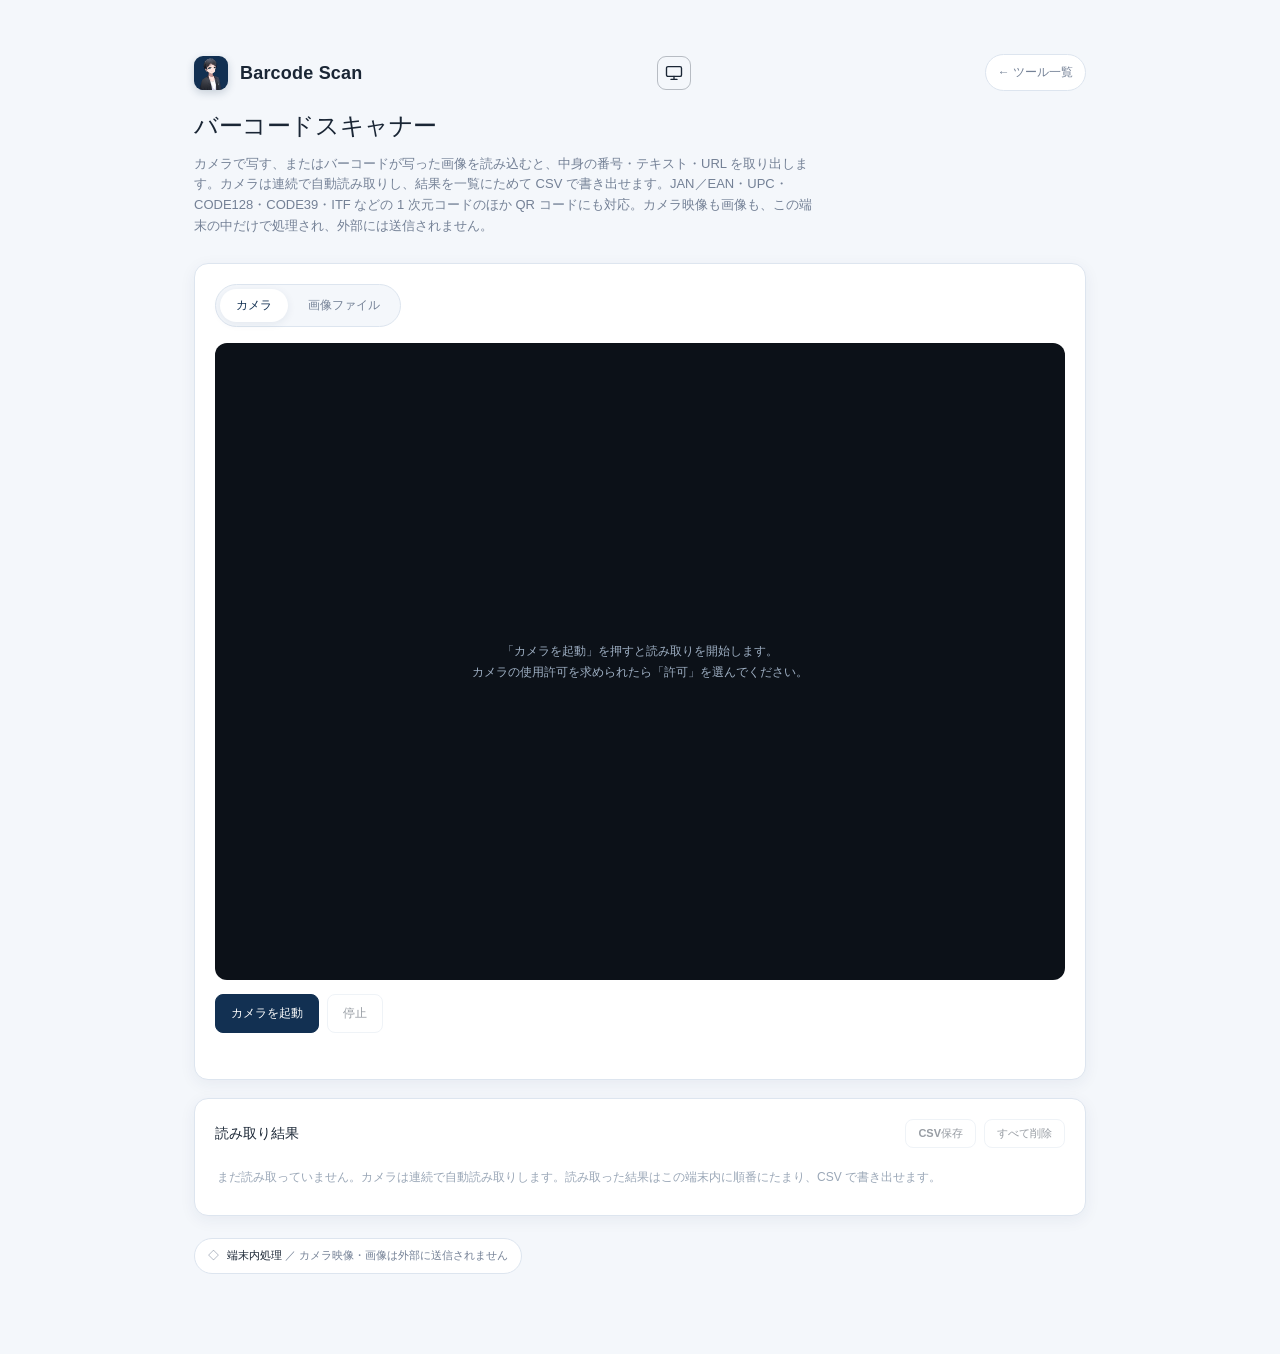
<file: Barcode_Scan/index.html>
<!doctype html>
<html lang="ja">
<head>
  <meta charset="UTF-8">
  <meta name="viewport" content="width=device-width,initial-scale=1">
  <meta name="theme-color" content="#f4f7fb">
  <title>Barcode Scan | ローカルバーコード読み取り</title>
  <link rel="icon" sizes="32x32" href="../assets/icon-32.png">
  <link rel="icon" sizes="256x256" href="../assets/icon.png">
  <link rel="apple-touch-icon" href="../assets/icon.png">
  <link rel="stylesheet" href="../assets/common.css">
  <script src="../assets/theme.js"></script>
  <style>
    body{min-height:100vh}
    .wrap{max-width:940px; margin:0 auto; padding:40px 24px 80px}

    header.site{position:sticky; top:0; z-index:50; display:flex; align-items:center; gap:12px;
      padding:14px 0 16px; background:var(--bg)}
    .mark{width:34px; height:34px; border-radius:9px; object-fit:cover; display:block;
      background:var(--navy); box-shadow:0 3px 9px #12305233}
    header.site strong{font:700 18px/1 'DM Sans','Yu Gothic',sans-serif; letter-spacing:.2px}
    .back{display:inline-flex; align-items:center; gap:6px; margin-left:auto; padding:8px 12px;
      border:1px solid var(--line); border-radius:999px; background:var(--paper);
      color:var(--muted); font-size:12px; text-decoration:none}
    .back:hover{border-color:var(--blue); color:var(--blue)}

    .hero{margin-bottom:26px}
    .hero h1{margin:0 0 8px; font-size:24px; letter-spacing:-.4px}
    .hero p{margin:0; max-width:620px; color:var(--muted); font-size:13px}

    .card{padding:20px; border:1px solid var(--line); border-radius:14px; background:var(--paper);
      box-shadow:0 4px 16px #1c355910}
    .card + .card{margin-top:18px}

    /* ---- モード切替 ---- */
    .tabs{display:inline-flex; gap:4px; padding:4px; border:1px solid var(--line);
      border-radius:999px; background:var(--bg); margin-bottom:16px}
    .tabs button{padding:8px 16px; border-radius:999px; font:700 12px 'DM Sans','Yu Gothic',sans-serif;
      color:var(--muted); background:none; cursor:pointer}
    .tabs button[aria-selected="true"]{background:var(--paper); color:var(--navy);
      box-shadow:0 2px 8px #1c355914}

    /* ---- カメラ ---- */
    .stage{position:relative; width:100%; aspect-ratio:4 / 3; border-radius:12px; overflow:hidden;
      background:#0c1118; display:grid; place-items:center}
    #video{width:100%; height:100%; object-fit:cover; display:block}
    #video.off{display:none}
    .stage .reticle{position:absolute; inset:0; margin:auto; width:80%; aspect-ratio:2.4 / 1;
      border:2px solid #ffffffcc; border-radius:12px; box-shadow:0 0 0 100vmax #00000055;
      pointer-events:none}
    .stage .stage-ph{position:absolute; color:#9fb0c4; font-size:12px; text-align:center; padding:24px;
      line-height:1.7}
    .cam-row{display:flex; flex-wrap:wrap; gap:8px; align-items:center; margin-top:14px}
    .cam-row select{flex:1; min-width:160px; padding:9px 11px; border:1px solid var(--line);
      border-radius:8px; font:inherit; font-size:12.5px; background:var(--bg); color:var(--ink)}
    .cam-row select:focus{outline:2px solid var(--blue); outline-offset:1px; border-color:var(--blue)}

    /* ---- 画像ファイル ---- */
    .drop{display:grid; place-items:center; gap:8px; padding:34px 18px; text-align:center;
      border:2px dashed var(--line); border-radius:12px; background:var(--bg); color:var(--muted);
      font-size:12.5px; cursor:pointer; transition:.14s}
    .drop:hover, .drop.drag{border-color:var(--blue); color:var(--blue);
      background:color-mix(in srgb, var(--blue) 6%, transparent)}
    .drop b{color:var(--ink); font-size:13px}
    #imgPreview{margin-top:14px; max-width:100%; max-height:300px; border-radius:10px;
      border:1px solid var(--line); display:block}
    #imgPreview.empty{display:none}

    button.btn{padding:10px 15px; border:1px solid var(--line); border-radius:8px;
      background:var(--paper); color:var(--ink); font:700 12px 'DM Sans','Yu Gothic',sans-serif; cursor:pointer}
    button.btn:hover:not(:disabled){border-color:var(--blue); color:var(--blue)}
    button.btn.primary{background:var(--navy); color:#fff; border-color:var(--navy)}
    button.btn.primary:hover:not(:disabled){background:var(--blue); border-color:var(--blue); color:#fff}
    button.btn:disabled{opacity:.45; cursor:default}

    .status{margin-top:12px; color:var(--faint); font-size:11.5px; min-height:1.2em}
    .status.err{color:var(--ng)}

    /* ---- 読み取り結果（連続スキャン） ---- */
    .res-head{display:flex; align-items:center; justify-content:space-between; gap:10px;
      flex-wrap:wrap; margin-bottom:12px}
    .res-head h2{margin:0; font-size:14px; display:flex; align-items:center; gap:8px}
    .res-count{padding:2px 8px; border-radius:999px; background:var(--soft); color:var(--muted);
      font:700 10px/1.6 'DM Sans','Yu Gothic',sans-serif}
    .res-head-btns{display:flex; gap:8px}
    .res-head-btns .btn{padding:6px 12px; font-size:11px}
    #clearRes:hover:not(:disabled){border-color:var(--ng); color:var(--ng)}
    .res-empty{color:var(--faint); font-size:12px; padding:8px 2px}
    ul.res-list{list-style:none; margin:0; padding:0; display:flex; flex-direction:column; gap:6px}
    ul.res-list li{display:flex; align-items:center; gap:10px; padding:10px 12px; border:1px solid var(--line);
      border-radius:9px; background:var(--paper)}
    ul.res-list li .txt{flex:1; min-width:0}
    ul.res-list li .txt b{display:block; font-weight:600; font-size:13px; white-space:nowrap;
      overflow:hidden; text-overflow:ellipsis;
      font-family:ui-monospace,"SFMono-Regular",Menlo,Consolas,"Noto Sans Mono CJK JP",monospace}
    ul.res-list li .txt small{color:var(--faint); font-size:10px}
    ul.res-list li .chip{display:inline-block; margin-right:5px; padding:2px 7px; border-radius:999px;
      background:var(--soft); color:var(--muted);
      font:700 9px/1.5 'DM Sans','Yu Gothic',sans-serif; letter-spacing:.4px}
    ul.res-list li .chip.fmt{background:color-mix(in srgb, var(--blue) 14%, transparent); color:var(--blue)}
    ul.res-list li .act{padding:5px 9px; border:1px solid var(--line); border-radius:6px; background:var(--bg);
      color:var(--blue); font:700 11px 'DM Sans',sans-serif; cursor:pointer; flex:0 0 auto; text-decoration:none}
    ul.res-list li .act:hover{border-color:var(--blue)}
    ul.res-list li .del{border:0; background:none; color:var(--faint); font-size:16px; cursor:pointer;
      line-height:1; padding:2px 4px; flex:0 0 auto}
    ul.res-list li .del:hover{color:var(--ng)}

    .privacy{display:inline-flex; align-items:center; gap:8px; margin-top:22px;
      padding:8px 13px; border:1px solid var(--line); border-radius:999px;
      background:var(--paper); color:var(--muted); font-size:11px}
    .privacy b{color:var(--ink)}

    .toast{position:fixed; left:50%; bottom:28px; transform:translateX(-50%) translateY(10px);
      padding:10px 16px; border-radius:8px; background:var(--navy); color:#fff; font-size:12px;
      opacity:0; pointer-events:none; transition:.2s; z-index:999}
    .toast.show{opacity:1; transform:translateX(-50%) translateY(0)}
  </style>
</head>
<body>
  <div class="wrap">
    <header class="site">
      <img class="mark" src="../assets/icon.png" alt="">
      <strong>Barcode Scan</strong>
      <button data-yos-theme-toggle style="margin-left:auto"></button>
      <a class="back" href="../index.html">← ツール一覧</a>
    </header>

    <section class="hero">
      <h1>バーコードスキャナー</h1>
      <p>カメラで写す、またはバーコードが写った画像を読み込むと、中身の番号・テキスト・URL を取り出します。カメラは連続で自動読み取りし、結果を一覧にためて CSV で書き出せます。JAN／EAN・UPC・CODE128・CODE39・ITF などの 1 次元コードのほか QR コードにも対応。カメラ映像も画像も、この端末の中だけで処理され、外部には送信されません。</p>
    </section>

    <div class="card">
      <div class="tabs" role="tablist">
        <button id="tabCam" role="tab" aria-selected="true">カメラ</button>
        <button id="tabImg" role="tab" aria-selected="false">画像ファイル</button>
      </div>

      <!-- カメラ -->
      <div id="paneCam">
        <div class="stage">
          <video id="video" class="off" playsinline muted></video>
          <div class="reticle" id="reticle" hidden></div>
          <div class="stage-ph" id="stagePh">「カメラを起動」を押すと読み取りを開始します。<br>カメラの使用許可を求められたら「許可」を選んでください。</div>
        </div>
        <div class="cam-row">
          <button class="btn primary" id="camStart">カメラを起動</button>
          <button class="btn" id="camStop" disabled>停止</button>
          <button class="btn" id="camTorch" hidden>ライト</button>
          <select id="camList" hidden aria-label="使用するカメラ"></select>
        </div>
        <div class="status" id="camStatus"></div>
      </div>

      <!-- 画像ファイル -->
      <div id="paneImg" hidden>
        <div class="drop" id="drop" tabindex="0" role="button" aria-label="画像を選択またはドロップ">
          <b>画像を選択</b>
          <span>クリックで選択 ／ ここにドラッグ＆ドロップ ／ 貼り付け（Ctrl+V）</span>
          <input type="file" id="imgFile" accept="image/*" hidden>
        </div>
        <img id="imgPreview" class="empty" alt="読み込んだ画像">
        <div class="status" id="imgStatus"></div>
      </div>
    </div>

    <div class="card result">
      <div class="res-head">
        <h2>読み取り結果 <span class="res-count" id="resCount" hidden></span></h2>
        <div class="res-head-btns">
          <button class="btn" id="csvBtn" disabled>CSV保存</button>
          <button class="btn" id="clearRes" disabled>すべて削除</button>
        </div>
      </div>
      <ul class="res-list" id="resList"></ul>
      <div class="res-empty" id="resEmpty">まだ読み取っていません。カメラは連続で自動読み取りします。読み取った結果はこの端末内に順番にたまり、CSV で書き出せます。</div>
    </div>

    <span class="privacy">◇ <span><b>端末内処理</b> ／ カメラ映像・画像は外部に送信されません</span></span>
  </div>

  <div class="toast" id="toast"></div>

  <script src="lib/zxing.min.js"></script>
  <script>
  (function(){
    'use strict';
    var RESULTS_KEY = 'yos.barcodescan.results.v1';
    var MODE_KEY = 'yos.barcodescan.mode.v1';
    var RESULTS_MAX = 500;

    var $ = function(id){ return document.getElementById(id); };
    var els = {
      tabCam:$('tabCam'), tabImg:$('tabImg'), paneCam:$('paneCam'), paneImg:$('paneImg'),
      stage:document.querySelector('.stage'), video:$('video'), reticle:$('reticle'), stagePh:$('stagePh'),
      camStart:$('camStart'), camStop:$('camStop'), camTorch:$('camTorch'), camList:$('camList'), camStatus:$('camStatus'),
      drop:$('drop'), imgFile:$('imgFile'), imgPreview:$('imgPreview'), imgStatus:$('imgStatus'),
      resList:$('resList'), resEmpty:$('resEmpty'), resCount:$('resCount'),
      csvBtn:$('csvBtn'), clearRes:$('clearRes'),
      toast:$('toast')
    };

    /* ================= 読み取りエンジンの準備 ================= */
    // 対応ブラウザは標準の BarcodeDetector、非対応時は同梱の ZXing を使う
    var WANT_FORMATS = ['aztec','codabar','code_39','code_93','code_128','data_matrix',
      'ean_8','ean_13','itf','pdf417','qr_code','upc_a','upc_e'];
    var detector = null;
    function initDetector(){
      if (!('BarcodeDetector' in window)) return Promise.resolve();
      var mk = function(fmts){
        try { detector = fmts ? new window.BarcodeDetector({ formats: fmts }) : new window.BarcodeDetector(); }
        catch(e){ detector = null; }
      };
      if (window.BarcodeDetector.getSupportedFormats){
        return window.BarcodeDetector.getSupportedFormats().then(function(sup){
          var use = WANT_FORMATS.filter(function(f){ return sup.indexOf(f) !== -1; });
          if (use.length) mk(use); else detector = null;
        }).catch(function(){ mk(); });
      }
      mk();
      return Promise.resolve();
    }

    var ZX = window.ZXing || null;
    var zxingOK = !!(ZX && ZX.MultiFormatReader && ZX.RGBLuminanceSource && ZX.BinaryBitmap && ZX.HybridBinarizer);
    var ZFMT = {};              // enum値 → フォーマット名（小文字）
    var HINT_HARD = null, HINT_FORMATS = null;
    if (zxingOK){
      if (ZX.BarcodeFormat){
        Object.keys(ZX.BarcodeFormat).forEach(function(k){
          var v = ZX.BarcodeFormat[k];
          if (typeof v === 'number') ZFMT[v] = k.toLowerCase();
        });
      }
      try {
        if (ZX.DecodeHintType){
          HINT_HARD = new Map();
          HINT_HARD.set(ZX.DecodeHintType.TRY_HARDER, true);
          // Codabar・Code93 は POSSIBLE_FORMATS を明示しないと ZXing が読まないので、
          // 生成側で作れる全規格＋主要2次元コードを列挙したヒントも用意する
          if (ZX.BarcodeFormat){
            var BF = ZX.BarcodeFormat, want = [];
            ['CODE_128','CODE_39','CODE_93','CODABAR','ITF','EAN_13','EAN_8','UPC_A','UPC_E',
             'QR_CODE','DATA_MATRIX','PDF_417','AZTEC'].forEach(function(k){
              if (typeof BF[k] === 'number') want.push(BF[k]);
            });
            if (want.length){
              HINT_FORMATS = new Map();
              HINT_FORMATS.set(ZX.DecodeHintType.TRY_HARDER, true);
              HINT_FORMATS.set(ZX.DecodeHintType.POSSIBLE_FORMATS, want);
            }
          }
        }
      } catch(e){ HINT_HARD = null; HINT_FORMATS = null; }
    }
    // MSI・Pharmacode は ZXing 非対応（読み取れない）ことをヒント文言用に保持
    var UNREADABLE_HINT = 'MSI・Pharmacode はこのスキャナーでは読み取れません。';

    var FMT_LABEL = {
      qr_code:'QRコード', ean_13:'JAN / EAN-13', ean_8:'EAN-8', upc_a:'UPC-A', upc_e:'UPC-E',
      code_128:'CODE128', code_39:'CODE39', code_93:'CODE93', codabar:'Codabar', itf:'ITF',
      data_matrix:'Data Matrix', pdf_417:'PDF417', pdf417:'PDF417', aztec:'Aztec',
      rss_14:'GS1 DataBar', rss_expanded:'GS1 DataBar 拡張', maxicode:'MaxiCode'
    };
    function fmtLabel(f){
      if (!f) return '';
      var key = String(f).toLowerCase().replace(/[\s-]+/g, '_');
      return FMT_LABEL[key] || String(f).toUpperCase();
    }

    var toastTimer = null;
    function toast(msg){
      els.toast.textContent = msg;
      els.toast.classList.add('show');
      clearTimeout(toastTimer);
      toastTimer = setTimeout(function(){ els.toast.classList.remove('show'); }, 1800);
    }

    /* ================= 種類の判定 ================= */
    function classify(text){
      var t = text.trim();
      if (/^https?:\/\/\S+$/i.test(t)) return { kind: 'URL', url: t };
      if (/^mailto:/i.test(t)) return { kind: 'メール' };
      if (/^tel:/i.test(t)) return { kind: '電話番号' };
      if (/^(smsto:|sms:)/i.test(t)) return { kind: 'SMS' };
      if (/^wifi:/i.test(t)) return { kind: 'Wi-Fi 設定' };
      if (/^geo:/i.test(t)) return { kind: '位置情報' };
      if (/^begin:vcard/i.test(t)) return { kind: '連絡先（vCard）' };
      if (/^begin:vevent/i.test(t)) return { kind: '予定（iCal）' };
      if (/^bitcoin:/i.test(t)) return { kind: 'Bitcoin' };
      if (/^\d{8}$|^\d{12,14}$/.test(t)) return { kind: '商品コード（数字）' };
      if (/^\d+$/.test(t)) return { kind: '数字' };
      return { kind: 'テキスト' };
    }

    /* ================= 読み取り結果（連続スキャンで蓄積） ================= */
    var results = loadResults();

    function loadResults(){
      try { return JSON.parse(localStorage.getItem(RESULTS_KEY) || '[]') || []; }
      catch(e){ return []; }
    }
    function storeResults(){
      try { localStorage.setItem(RESULTS_KEY, JSON.stringify(results)); } catch(e){}
    }

    function pad2(n){ return (n < 10 ? '0' : '') + n; }
    function fmtStamp(ts){
      var d = new Date(ts);
      return d.getFullYear() + '-' + pad2(d.getMonth() + 1) + '-' + pad2(d.getDate()) + ' ' +
        pad2(d.getHours()) + ':' + pad2(d.getMinutes()) + ':' + pad2(d.getSeconds());
    }
    function fmtStampShort(ts){
      var d = new Date(ts);
      return (d.getMonth() + 1) + '/' + d.getDate() + ' ' + pad2(d.getHours()) + ':' + pad2(d.getMinutes());
    }

    // list: [{ text, format }] を結果一覧へ追加（同じ内容は先頭へ移動）。新規追加があれば true
    function addResults(list){
      var added = false;
      (list || []).forEach(function(x){
        if (!x || !x.text) return;
        var idx = -1;
        for (var i = 0; i < results.length; i++){ if (results[i].text === x.text){ idx = i; break; } }
        if (idx >= 0) results.splice(idx, 1); else added = true;
        results.unshift({ text: x.text, format: x.format || '', kind: classify(x.text).kind, ts: Date.now() });
      });
      if (results.length > RESULTS_MAX) results = results.slice(0, RESULTS_MAX);
      storeResults();
      renderResults();
      return added;
    }

    function renderResults(){
      els.resList.innerHTML = '';
      var has = results.length > 0;
      els.resEmpty.style.display = has ? 'none' : '';
      els.resCount.hidden = !has;
      els.resCount.textContent = has ? (results.length + ' 件') : '';
      els.csvBtn.disabled = !has;
      els.clearRes.disabled = !has;

      results.forEach(function(it, idx){
        var li = document.createElement('li');

        var txt = document.createElement('div');
        txt.className = 'txt';
        var b = document.createElement('b'); b.textContent = it.text; b.title = it.text;
        var s = document.createElement('small');
        var info = classify(it.text);
        var fl = fmtLabel(it.format);
        s.textContent = (fl ? fl + '・' : '') + (it.kind || info.kind) + '・' + fmtStampShort(it.ts);
        txt.appendChild(b); txt.appendChild(s);
        li.appendChild(txt);

        if (info.url){
          var open = document.createElement('a');
          open.className = 'act'; open.textContent = '開く';
          open.href = info.url; open.target = '_blank'; open.rel = 'noopener noreferrer nofollow';
          li.appendChild(open);
        }
        var copy = document.createElement('button');
        copy.className = 'act'; copy.type = 'button'; copy.textContent = 'コピー';
        copy.addEventListener('click', function(){ copyText(it.text); });
        li.appendChild(copy);

        var del = document.createElement('button');
        del.className = 'del'; del.type = 'button'; del.title = '削除';
        del.setAttribute('aria-label', '削除'); del.textContent = '×';
        del.addEventListener('click', function(){
          results.splice(idx, 1);
          storeResults();
          renderResults();
        });
        li.appendChild(del);

        els.resList.appendChild(li);
      });
    }

    /* ---- CSV 書き出し ---- */
    function resultsCSV(){
      var esc = function(v){ return '"' + String(v == null ? '' : v).replace(/"/g, '""') + '"'; };
      var rows = results.slice().reverse();   // 古い順（読み取った順）に番号を振る
      var out = [['番号', '内容', '規格', '種類', '読み取り日時'].map(esc).join(',')];
      rows.forEach(function(r, i){
        out.push([
          i + 1, r.text, fmtLabel(r.format) || '', r.kind || classify(r.text).kind, fmtStamp(r.ts)
        ].map(esc).join(','));
      });
      return String.fromCharCode(0xFEFF) + out.join('\r\n') + '\r\n';   // Excel 用に BOM 付き
    }
    function downloadText(filename, text, mime){
      var blob = new Blob([text], { type: mime || 'text/plain;charset=utf-8' });
      var url = URL.createObjectURL(blob);
      var a = document.createElement('a');
      a.href = url; a.download = filename;
      document.body.appendChild(a); a.click(); a.remove();
      setTimeout(function(){ URL.revokeObjectURL(url); }, 1000);
    }
    els.csvBtn.addEventListener('click', function(){
      if (!results.length) return;
      var d = new Date();
      var name = 'barcode_scan_' + d.getFullYear() + pad2(d.getMonth() + 1) + pad2(d.getDate()) +
        '_' + pad2(d.getHours()) + pad2(d.getMinutes()) + pad2(d.getSeconds()) + '.csv';
      downloadText(name, resultsCSV(), 'text/csv;charset=utf-8');
      toast('CSV を保存しました（' + results.length + ' 件）');
    });
    els.clearRes.addEventListener('click', function(){
      if (!results.length) return;
      if (!confirm('読み取り結果をすべて削除しますか？')) return;
      results = [];
      storeResults();
      renderResults();
    });

    function copyText(text){
      if (navigator.clipboard && navigator.clipboard.writeText){
        navigator.clipboard.writeText(text)
          .then(function(){ toast('コピーしました'); })
          .catch(function(){ toast('コピーできませんでした'); });
      } else {
        var ta = document.createElement('textarea');
        ta.value = text; ta.style.position = 'fixed'; ta.style.opacity = '0';
        document.body.appendChild(ta); ta.select();
        try { document.execCommand('copy'); toast('コピーしました'); }
        catch(e){ toast('コピーできませんでした'); }
        ta.remove();
      }
    }

    function notifyFound(){
      try { if (navigator.vibrate) navigator.vibrate(60); } catch(e){}
      try {
        var C = window.AudioContext || window.webkitAudioContext;
        if (C){
          var ac = new C();
          var o = ac.createOscillator(), g = ac.createGain();
          o.type = 'sine'; o.frequency.value = 880;
          g.gain.value = 0.05;
          o.connect(g); g.connect(ac.destination);
          o.start();
          o.stop(ac.currentTime + 0.12);
          setTimeout(function(){ try { ac.close(); } catch(e){} }, 400);
        }
      } catch(e){}
    }

    /* ================= デコード ================= */
    // source: HTMLVideoElement | HTMLImageElement | HTMLCanvasElement → [{text, format}]
    var work = document.createElement('canvas');
    var wctx = work.getContext('2d', { willReadFrequently: true });
    // 作業用の canvas（同じ canvas を入出力に使うと width 変更で内容が消えるため用途で分ける）
    var scratch = [
      { c: document.createElement('canvas') }, { c: document.createElement('canvas') },
      { c: document.createElement('canvas') }
    ];
    scratch.forEach(function(o){ o.ctx = o.c.getContext('2d', { willReadFrequently: true }); });

    // canvas を時計回り90°回転した canvas（slot 2）
    function rotated90(canvas){
      var o = scratch[2];
      o.c.width = canvas.height; o.c.height = canvas.width;
      o.ctx.save();
      o.ctx.translate(o.c.width / 2, o.c.height / 2);
      o.ctx.rotate(Math.PI / 2);
      o.ctx.drawImage(canvas, -canvas.width / 2, -canvas.height / 2);
      o.ctx.restore();
      return o.c;
    }

    function sourceSize(src){
      if (src.tagName === 'VIDEO') return [src.videoWidth, src.videoHeight];
      if (src.tagName === 'IMG') return [src.naturalWidth || src.width, src.naturalHeight || src.height];
      return [src.width, src.height];
    }

    // src を canvas に写す。maxDim を超える場合だけ縮小（拡大はしない）
    function toWorkCanvas(src, maxDim){
      if (src.tagName === 'CANVAS') return src;
      var s = sourceSize(src);
      var w = s[0], h = s[1];
      if (!w || !h) return null;
      var scale = Math.min(1, maxDim / Math.max(w, h));
      var cw = Math.max(1, Math.round(w * scale));
      var ch = Math.max(1, Math.round(h * scale));
      work.width = cw; work.height = ch;
      wctx.drawImage(src, 0, 0, cw, ch);
      return work;
    }

    // canvas（または一部矩形）を指定倍率で作業 canvas #slot に拡大コピー
    function scaledCanvas(canvas, factor, rect, slot){
      var o = scratch[slot || 0];
      if (canvas === o.c) o = scratch[(slot || 0) === 0 ? 1 : 0];   // 自己参照を避ける
      var sx = rect ? rect.x : 0, sy = rect ? rect.y : 0;
      var sw = rect ? rect.w : canvas.width, sh = rect ? rect.h : canvas.height;
      var dw = Math.max(1, Math.round(sw * factor));
      var dh = Math.max(1, Math.round(sh * factor));
      o.c.width = dw; o.c.height = dh;
      o.ctx.imageSmoothingEnabled = factor < 1;   // 拡大時はニアレスト風でエッジを保つ
      o.ctx.drawImage(canvas, sx, sy, sw, sh, 0, 0, dw, dh);
      return o.c;
    }

    var DIAG = '';   // 直近の decode() 失敗理由（デバッグ・利用者向けヒント用）

    // canvas → グレースケール（Uint8ClampedArray, 長さ w*h）
    function grayscale(canvas){
      var ctx = canvas.getContext('2d');
      var d;
      try { d = ctx.getImageData(0, 0, canvas.width, canvas.height).data; }
      catch(e){ DIAG = '画像の画素を読み取れませんでした（' + (e && e.name || e) + '）'; return null; }
      var n = canvas.width * canvas.height;
      var g = new Uint8ClampedArray(n);
      for (var p = 0, q = 0; q < n; p += 4, q++){
        g[q] = d[p + 3] === 0 ? 255 : (306 * d[p] + 601 * d[p + 1] + 117 * d[p + 2] + 512) >> 10;
      }
      return g;
    }
    function invertGray(g){
      var o = new Uint8ClampedArray(g.length);
      for (var i = 0; i < g.length; i++) o[i] = 255 - g[i];
      return o;
    }
    // Otsu 法で2値化（バーが半端な幅で描かれてボケた画像＝アンチエイリアス対策）
    function otsuThreshold(g){
      var hist = new Array(256), i;
      for (i = 0; i < 256; i++) hist[i] = 0;
      for (i = 0; i < g.length; i++) hist[g[i]]++;
      var total = g.length, sum = 0;
      for (i = 0; i < 256; i++) sum += i * hist[i];
      var sumB = 0, wB = 0, maxVar = -1, th = 127;
      for (i = 0; i < 256; i++){
        wB += hist[i];
        if (!wB) continue;
        var wF = total - wB;
        if (!wF) break;
        sumB += i * hist[i];
        var mB = sumB / wB, mF = (sum - sumB) / wF;
        var v = wB * wF * (mB - mF) * (mB - mF);
        if (v > maxVar){ maxVar = v; th = i; }
      }
      var o = new Uint8ClampedArray(g.length);
      for (i = 0; i < g.length; i++) o[i] = g[i] > th ? 255 : 0;
      return o;
    }

    // グレースケール1枚を ZXing で試す。effort: 'fast'（カメラ毎フレーム）/ 'full'（画像・確定時）
    function zxingTryGray(g, w, h, effort){
      if (!zxingOK || !g) return null;
      var binz = [function(s){ return new ZX.HybridBinarizer(s); }];
      var hintSets;
      if (effort === 'fast'){
        // 速度優先：Hybrid のみ、既定 + 全規格指定（Codabar/Code93 を拾うため）
        hintSets = HINT_FORMATS ? [null, HINT_FORMATS] : [null];
      } else {
        if (ZX.GlobalHistogramBinarizer) binz.push(function(s){ return new ZX.GlobalHistogramBinarizer(s); });
        hintSets = [null];
        if (HINT_HARD) hintSets.push(HINT_HARD);
        if (HINT_FORMATS) hintSets.push(HINT_FORMATS);
      }
      for (var hi = 0; hi < hintSets.length; hi++){
        for (var bi = 0; bi < binz.length; bi++){
          try {
            var src = new ZX.RGBLuminanceSource(g, w, h);
            var bmp = new ZX.BinaryBitmap(binz[bi](src));
            var reader = new ZX.MultiFormatReader();
            var r = hintSets[hi] ? reader.decode(bmp, hintSets[hi]) : reader.decode(bmp);
            if (r && r.getText()){
              return { text: r.getText(), format: ZFMT[r.getBarcodeFormat()] || '' };
            }
          } catch(e){ /* 次の組み合わせへ */ }
        }
      }
      return null;
    }

    // 1枚の canvas を、正転／反転・必要なら拡大を織り交ぜて読む
    function zxingDecodeCanvas(canvas, effort){
      if (!zxingOK || !canvas || !canvas.width) return null;
      var g = grayscale(canvas);
      if (!g) return null;
      var hit = zxingTryGray(g, canvas.width, canvas.height, effort)
             || zxingTryGray(invertGray(g), canvas.width, canvas.height, effort);
      if (hit) return hit;
      if (effort === 'fast') return null;
      // アンチエイリアスで滲んだバー向けに Otsu 2値化してから再挑戦
      var gt = otsuThreshold(g);
      hit = zxingTryGray(gt, canvas.width, canvas.height, effort)
         || zxingTryGray(invertGray(gt), canvas.width, canvas.height, effort);
      if (hit) return hit;
      // 解像度が低いときは拡大して再挑戦
      var minSide = Math.min(canvas.width, canvas.height);
      if (minSide < 900){
        var f = Math.min(4, Math.max(2, Math.round(1100 / minSide)));
        var sc = scaledCanvas(canvas, f, null, 1);
        var g2 = grayscale(sc);
        var g2t = otsuThreshold(g2);
        hit = zxingTryGray(g2, sc.width, sc.height, effort)
           || zxingTryGray(g2t, sc.width, sc.height, effort)
           || zxingTryGray(invertGray(g2t), sc.width, sc.height, effort);
        if (hit) return hit;
      }
      return null;
    }

    // BarcodeDetector を短いタイムアウト付きで試す（固まっても ZXing に必ず進む）
    function detectorTry(src){
      if (!detector) return Promise.resolve(null);
      return new Promise(function(resolve){
        var done = false;
        var t = setTimeout(function(){ if (!done){ done = true; resolve(null); } }, 900);
        Promise.resolve().then(function(){ return detector.detect(src); }).then(function(codes){
          if (done) return;
          done = true; clearTimeout(t);
          var vals = (codes || []).map(function(c){ return { text: c.rawValue, format: c.format }; })
                                  .filter(function(v){ return v.text; });
          resolve(vals.length ? vals : null);
        }).catch(function(){ if (!done){ done = true; clearTimeout(t); resolve(null); } });
      });
    }

    async function decode(src, opts){
      opts = opts || {};
      var effort = opts.effort || 'full';
      DIAG = '';
      var fromDet = await detectorTry(src);
      if (fromDet) return fromDet;
      if (!zxingOK){ DIAG = '読み取りライブラリ（ZXing）が読み込めていません'; return []; }

      var cv = toWorkCanvas(src, opts.maxDim || 1600);
      if (!cv){ DIAG = '画像サイズを取得できませんでした'; return []; }
      var hit = zxingDecodeCanvas(cv, effort);
      if (hit) return [hit];

      // 中央の帯だけを切り出して拡大し、もう一度（1次元コード向け）
      if (opts.cropBand !== false && cv.width > 200){
        var bw = Math.round(cv.width * 0.9);
        var bh = Math.max(1, Math.round(cv.height * 0.5));
        var rect = { x: Math.round((cv.width - bw) / 2), y: Math.round((cv.height - bh) / 2), w: bw, h: bh };
        var f = cv.width < 1000 ? 2 : 1.4;
        var band = scaledCanvas(cv, f, rect, 0);
        hit = zxingDecodeCanvas(band, effort);
        if (hit) return [hit];
      }

      // 縦向き（バーが横倒し）の写真向けに 90°回転しても試す
      if (effort !== 'fast'){
        hit = zxingDecodeCanvas(rotated90(cv), effort);
        if (hit) return [hit];
      }
      if (!DIAG) DIAG = 'コードを検出できませんでした（画像 ' + cv.width + '×' + cv.height + 'px で解析）';
      try { console.warn('[Barcode Scan] ' + DIAG); } catch(e){}
      return [];
    }

    /* ================= カメラ ================= */
    var stream = null, scanning = false, rafId = 0, lastScan = 0, track = null, torchOn = false;

    function setCamStatus(msg, isErr){
      els.camStatus.textContent = msg || '';
      els.camStatus.classList.toggle('err', !!isErr);
    }

    async function listCameras(){
      if (!navigator.mediaDevices || !navigator.mediaDevices.enumerateDevices) return;
      try {
        var devs = await navigator.mediaDevices.enumerateDevices();
        var cams = devs.filter(function(d){ return d.kind === 'videoinput'; });
        if (cams.length < 2){ els.camList.hidden = true; return; }
        var cur = els.camList.value;
        els.camList.innerHTML = '';
        cams.forEach(function(d, i){
          var op = document.createElement('option');
          op.value = d.deviceId;
          op.textContent = d.label || ('カメラ ' + (i + 1));
          els.camList.appendChild(op);
        });
        if (cur) els.camList.value = cur;
        els.camList.hidden = false;
      } catch(e){}
    }

    async function startCamera(){
      if (!canDecode){ setCamStatus('この環境ではバーコードを読み取れません。', true); return; }
      if (!navigator.mediaDevices || !navigator.mediaDevices.getUserMedia){
        setCamStatus('このブラウザはカメラに対応していません。画像ファイルから読み取ってください。', true);
        return;
      }
      stopCamera();
      setCamStatus('カメラを起動しています…');
      var sel = els.camList.hidden ? null : els.camList.value;
      var constraints = sel
        ? { video: { deviceId: { exact: sel } } }
        : { video: { facingMode: { ideal: 'environment' } } };
      try {
        stream = await navigator.mediaDevices.getUserMedia(constraints);
      } catch(e){
        if (e && (e.name === 'NotAllowedError' || e.name === 'SecurityError')){
          setCamStatus('カメラの使用が許可されませんでした。ブラウザの設定で許可するか、画像ファイルから読み取ってください。', true);
        } else if (e && e.name === 'NotFoundError'){
          setCamStatus('カメラが見つかりませんでした。画像ファイルから読み取ってください。', true);
        } else if (location.protocol === 'file:'){
          setCamStatus('ローカルファイル（file://）ではカメラを使えません。画像ファイルから読み取るか、公開版をご利用ください。', true);
        } else {
          setCamStatus('カメラを起動できませんでした：' + (e && e.name || e), true);
        }
        return;
      }
      els.video.srcObject = stream;
      els.video.classList.remove('off');
      els.stagePh.hidden = true;
      els.reticle.hidden = false;
      try { await els.video.play(); } catch(e){}
      track = stream.getVideoTracks()[0] || null;
      setupTorch();
      els.camStart.textContent = '再起動';
      els.camStop.disabled = false;
      setCamStatus('連続読み取り中… バーコードを枠に合わせてください。読み取るたび結果に追加されます。');
      listCameras();
      scanning = true;
      lastScan = 0;
      lastHit = { text: '', at: 0 };
      loop();
    }

    function stopCamera(){
      scanning = false;
      lastHit = { text: '', at: 0 };
      cancelAnimationFrame(rafId);
      if (stream){ stream.getTracks().forEach(function(t){ try { t.stop(); } catch(e){} }); }
      stream = null; track = null; torchOn = false;
      els.video.srcObject = null;
      els.video.classList.add('off');
      els.reticle.hidden = true;
      els.stagePh.hidden = false;
      els.camStop.disabled = true;
      els.camTorch.hidden = true;
    }

    function setupTorch(){
      try {
        var caps = track && track.getCapabilities ? track.getCapabilities() : null;
        if (caps && 'torch' in caps){
          els.camTorch.hidden = false;
          els.camTorch.textContent = 'ライト';
        } else {
          els.camTorch.hidden = true;
        }
      } catch(e){ els.camTorch.hidden = true; }
    }

    els.camTorch.addEventListener('click', function(){
      if (!track) return;
      torchOn = !torchOn;
      track.applyConstraints({ advanced: [{ torch: torchOn }] })
        .then(function(){ els.camTorch.textContent = torchOn ? 'ライト OFF' : 'ライト'; })
        .catch(function(){ toast('ライトを切り替えられませんでした'); });
    });

    var decoding = false;
    var lastHit = { text: '', at: 0 };
    function shortText(t){ t = String(t); return t.length > 28 ? t.slice(0, 28) + '…' : t; }

    function loop(){
      if (!scanning) return;
      rafId = requestAnimationFrame(loop);
      var now = performance.now();
      if (decoding || now - lastScan < 250) return;   // 多重実行を避けつつ負荷を抑える
      lastScan = now;
      if (els.video.readyState < 2) return;
      decoding = true;
      decode(els.video, { maxDim: 1280, effort: 'fast' }).then(function(vals){
        decoding = false;
        if (!scanning || !vals.length) return;
        var v = vals[0];
        var tnow = performance.now();
        // 連続読み取り：同じコードを短時間で繰り返し拾うのは無視（チャタリング防止）
        if (v.text === lastHit.text && tnow - lastHit.at < 2500) return;
        lastHit = { text: v.text, at: tnow };
        notifyFound();
        addResults(vals);
        setCamStatus('「' + shortText(v.text) + '」を追加しました。続けて次のコードを枠に合わせてください。');
      }).catch(function(){ decoding = false; });
    }

    els.camStart.addEventListener('click', startCamera);
    els.camStop.addEventListener('click', function(){
      stopCamera();
      setCamStatus('停止しました。');
      els.camStart.textContent = 'カメラを起動';
    });
    els.camList.addEventListener('change', function(){ if (stream) startCamera(); });

    document.addEventListener('visibilitychange', function(){
      if (document.hidden && stream) {
        stopCamera();
        setCamStatus('停止しました（タブが非表示になりました）。');
        els.camStart.textContent = 'カメラを起動';
      }
    });

    /* ================= 画像ファイル ================= */
    function setImgStatus(msg, isErr){
      els.imgStatus.textContent = msg || '';
      els.imgStatus.classList.toggle('err', !!isErr);
    }

    function handleImageFile(file){
      if (!file || !/^image\//.test(file.type)){ setImgStatus('画像ファイルを選んでください。', true); return; }
      if (!canDecode){ setImgStatus('この環境ではバーコードを読み取れません。', true); return; }
      var url = URL.createObjectURL(file);
      var img = new Image();
      img.onload = function(){
        els.imgPreview.src = url;
        els.imgPreview.classList.remove('empty');
        setImgStatus('読み取り中…');
        decode(img, { maxDim: 2400 }).then(function(vals){
          if (vals.length){
            notifyFound();
            addResults(vals);
            setImgStatus('読み取りました：' + vals[0].text + '（結果一覧に追加）');
          } else {
            setImgStatus('バーコードを検出できませんでした。ピントが合った、なるべく大きく・まっすぐ写った画像でお試しください。'
              + (DIAG ? '（詳細: ' + DIAG + '）' : ''), true);
          }
          setTimeout(function(){ URL.revokeObjectURL(url); }, 1500);
        }).catch(function(){
          setImgStatus('読み取りに失敗しました。', true);
          URL.revokeObjectURL(url);
        });
      };
      img.onerror = function(){ setImgStatus('画像を読み込めませんでした。', true); URL.revokeObjectURL(url); };
      img.src = url;
    }

    els.drop.addEventListener('click', function(){ els.imgFile.click(); });
    els.drop.addEventListener('keydown', function(e){
      if (e.key === 'Enter' || e.key === ' '){ e.preventDefault(); els.imgFile.click(); }
    });
    els.imgFile.addEventListener('change', function(){
      var f = els.imgFile.files && els.imgFile.files[0];
      els.imgFile.value = '';
      if (f) handleImageFile(f);
    });
    ['dragenter','dragover'].forEach(function(ev){
      els.drop.addEventListener(ev, function(e){ e.preventDefault(); els.drop.classList.add('drag'); });
    });
    ['dragleave','drop'].forEach(function(ev){
      els.drop.addEventListener(ev, function(e){ e.preventDefault(); els.drop.classList.remove('drag'); });
    });
    els.drop.addEventListener('drop', function(e){
      var f = e.dataTransfer && e.dataTransfer.files && e.dataTransfer.files[0];
      if (f) handleImageFile(f);
    });
    window.addEventListener('paste', function(e){
      if (els.paneImg.hidden) return;
      var items = e.clipboardData && e.clipboardData.items;
      if (!items) return;
      for (var i = 0; i < items.length; i++){
        if (items[i].type && items[i].type.indexOf('image/') === 0){
          handleImageFile(items[i].getAsFile());
          break;
        }
      }
    });

    /* ================= モード切替 ================= */
    function setMode(mode){
      var cam = mode !== 'img';
      els.tabCam.setAttribute('aria-selected', cam ? 'true' : 'false');
      els.tabImg.setAttribute('aria-selected', cam ? 'false' : 'true');
      els.paneCam.hidden = !cam;
      els.paneImg.hidden = cam;
      if (!cam){
        stopCamera();
        els.camStart.textContent = 'カメラを起動';
        setCamStatus('');
      }
      try { localStorage.setItem(MODE_KEY, cam ? 'cam' : 'img'); } catch(e){}
    }
    els.tabCam.addEventListener('click', function(){ setMode('cam'); });
    els.tabImg.addEventListener('click', function(){ setMode('img'); });

    /* ================= 初期化 ================= */
    var canDecode = false;
    function refreshCanDecode(){
      canDecode = !!detector || zxingOK;
      if (!canDecode){
        els.camStart.disabled = true;
        setCamStatus('この環境ではバーコードを読み取れません（読み取りライブラリが読み込めませんでした）。', true);
        setImgStatus('この環境ではバーコードを読み取れません（読み取りライブラリが読み込めませんでした）。', true);
      } else {
        els.camStart.disabled = false;
      }
    }

    initDetector().then(refreshCanDecode);
    refreshCanDecode();

    var savedMode = 'cam';
    try { savedMode = localStorage.getItem(MODE_KEY) || 'cam'; } catch(e){}
    setMode(savedMode === 'img' ? 'img' : 'cam');
    renderResults();
  })();
  </script>
</body>
</html>
</file>
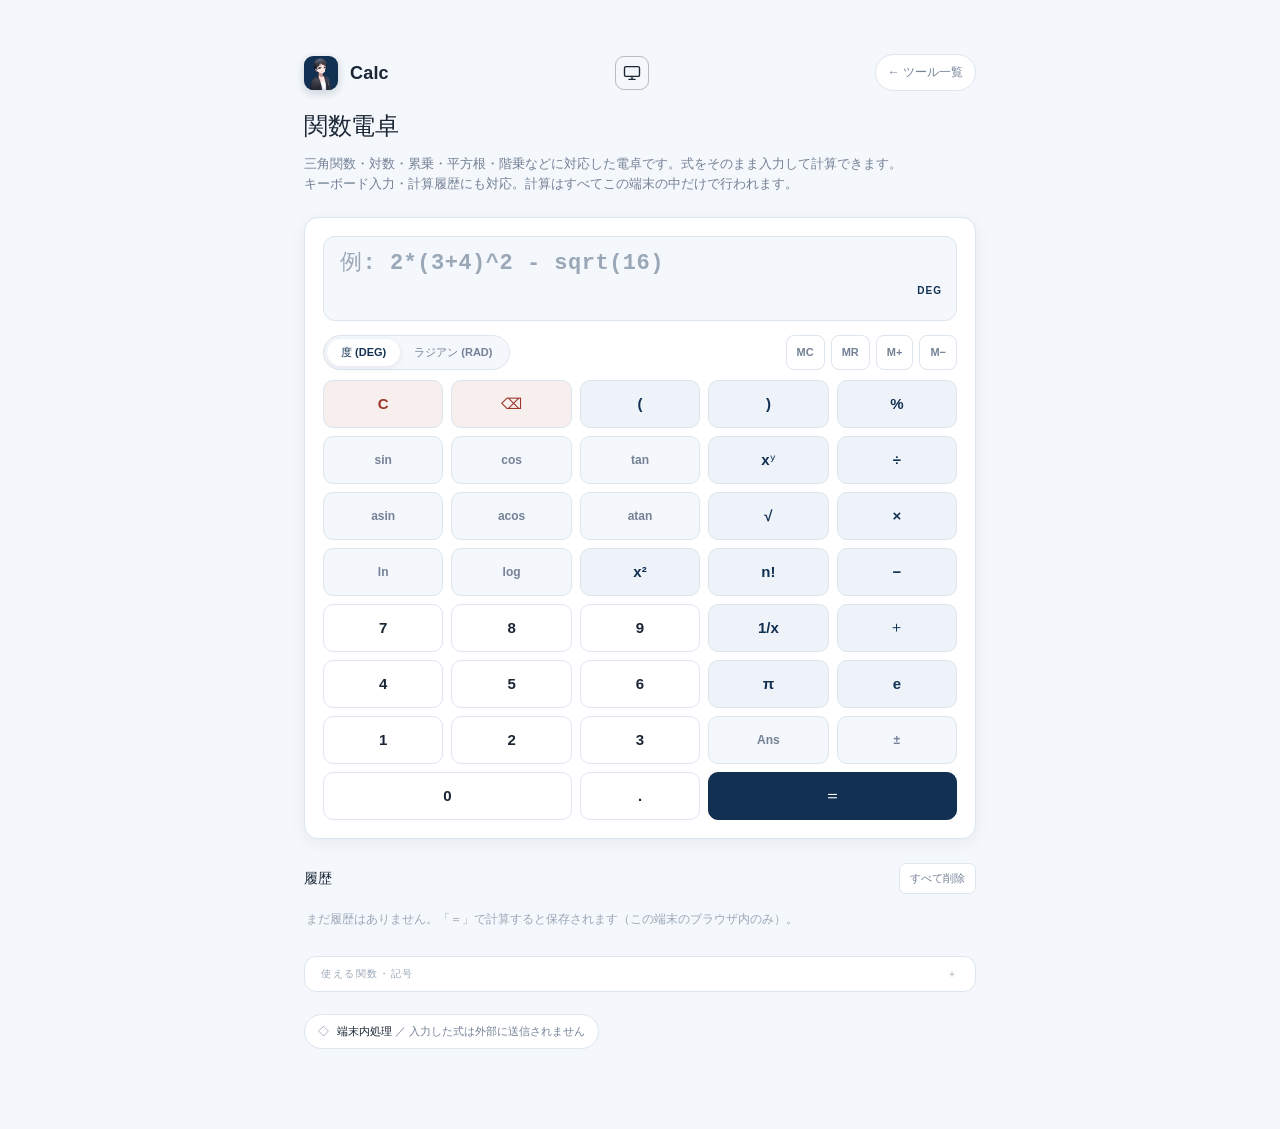
<file: Calc/index.html>
<!doctype html>
<html lang="ja">
<head>
  <meta charset="UTF-8">
  <meta name="viewport" content="width=device-width,initial-scale=1">
  <meta name="theme-color" content="#f4f7fb">
  <title>Calc | ローカル関数電卓</title>
  <link rel="icon" sizes="32x32" href="../assets/icon-32.png">
  <link rel="icon" sizes="256x256" href="../assets/icon.png">
  <link rel="apple-touch-icon" href="../assets/icon.png">
  <link rel="stylesheet" href="../assets/common.css">
  <script src="../assets/theme.js"></script>
  <style>
    body{min-height:100vh}
    .wrap{max-width:720px; margin:0 auto; padding:40px 24px 80px}

    header.site{position:sticky; top:0; z-index:50; display:flex; align-items:center; gap:12px;
      padding:14px 0 16px; background:var(--bg)}
    .mark{width:34px; height:34px; border-radius:9px; object-fit:cover; display:block;
      background:var(--navy); box-shadow:0 3px 9px #12305233}
    header.site strong{font:700 18px/1 'DM Sans','Yu Gothic',sans-serif; letter-spacing:.2px}
    .back{display:inline-flex; align-items:center; gap:6px; margin-left:auto; padding:8px 12px;
      border:1px solid var(--line); border-radius:999px; background:var(--paper);
      color:var(--muted); font-size:12px; text-decoration:none}
    .back:hover{border-color:var(--blue); color:var(--blue)}

    .hero{margin-bottom:22px}
    .hero h1{margin:0 0 8px; font-size:24px; letter-spacing:-.4px}
    .hero p{margin:0; max-width:600px; color:var(--muted); font-size:13px}

    .card{padding:18px; border:1px solid var(--line); border-radius:14px; background:var(--paper);
      box-shadow:0 4px 16px #1c355910}

    /* ---- ディスプレイ ---- */
    .disp{border:1px solid var(--line); border-radius:12px; background:var(--bg); padding:12px 14px}
    #expr{width:100%; border:0; background:transparent; color:var(--ink);
      font:600 22px/1.3 ui-monospace,"SFMono-Regular",Menlo,Consolas,"Noto Sans Mono CJK JP",monospace;
      letter-spacing:.5px}
    #expr:focus{outline:none}
    #expr::placeholder{color:var(--faint)}
    .disp-foot{display:flex; align-items:baseline; justify-content:space-between; gap:10px; margin-top:6px;
      min-height:22px}
    #result{font:700 15px/1 ui-monospace,Menlo,Consolas,monospace; color:var(--blue); word-break:break-all}
    #result.err{color:var(--ng); font-weight:600; font-size:12px}
    .flags{flex:0 0 auto; display:flex; gap:8px; color:var(--faint); font:700 10px/1 'DM Sans',sans-serif;
      letter-spacing:1px}
    .flags .on{color:var(--navy)}

    /* ---- 上段コントロール ---- */
    .ctl{display:flex; flex-wrap:wrap; gap:8px; margin:14px 0 10px}
    .seg{display:inline-flex; padding:3px; border:1px solid var(--line); border-radius:999px; background:var(--bg)}
    .seg button{padding:6px 14px; border-radius:999px; font:700 11px 'DM Sans','Yu Gothic',sans-serif;
      color:var(--muted); background:none; cursor:pointer}
    .seg button[aria-pressed="true"]{background:var(--paper); color:var(--navy); box-shadow:0 2px 6px #1c355914}
    .mem{display:flex; gap:6px; margin-left:auto}
    .mem button{padding:6px 10px; border:1px solid var(--line); border-radius:8px; background:var(--paper);
      color:var(--muted); font:700 11px 'DM Sans',sans-serif; cursor:pointer}
    .mem button:hover{border-color:var(--blue); color:var(--blue)}

    /* ---- キーパッド ---- */
    .pad{display:grid; grid-template-columns:repeat(5,1fr); gap:8px}
    .pad button{min-height:48px; padding:6px 4px; border:1px solid var(--line); border-radius:10px;
      background:var(--paper); color:var(--ink); font:700 15px 'DM Sans','Yu Gothic',sans-serif; cursor:pointer;
      transition:.1s}
    .pad button:hover{border-color:var(--blue); color:var(--blue)}
    .pad button:active{transform:translateY(1px)}
    .pad .fn{font-size:12px; color:var(--muted); background:var(--bg)}
    .pad .op{color:var(--navy); background:var(--soft)}
    .pad .zero{grid-column:span 2}
    .pad .eq{grid-column:span 2; background:var(--navy); color:#fff; border-color:var(--navy); font-size:17px}
    .pad .eq:hover{background:var(--blue); border-color:var(--blue); color:#fff}
    .pad .clr{color:var(--ng); background:color-mix(in srgb, var(--ng) 8%, transparent)}
    .pad .clr:hover{border-color:var(--ng); color:var(--ng)}

    /* ---- 履歴・ヘルプ ---- */
    .hist{margin-top:24px}
    .hist-head{display:flex; align-items:center; justify-content:space-between; margin-bottom:10px}
    .hist-head h2{margin:0; font-size:14px}
    .hist-head button{padding:6px 10px; border:1px solid var(--line); border-radius:7px; background:var(--paper);
      color:var(--muted); font-size:11px; cursor:pointer}
    .hist-head button:hover{border-color:var(--ng); color:var(--ng)}
    ul.hist-list{list-style:none; margin:0; padding:0; display:flex; flex-direction:column; gap:6px}
    ul.hist-list li{display:flex; align-items:center; gap:10px; padding:9px 12px; border:1px solid var(--line);
      border-radius:9px; background:var(--paper); cursor:pointer}
    ul.hist-list li:hover{border-color:var(--blue)}
    ul.hist-list li .hx{flex:1; min-width:0; font:12px/1.5 ui-monospace,Menlo,Consolas,monospace}
    ul.hist-list li .hx b{display:block; font-weight:400; color:var(--muted); white-space:nowrap;
      overflow:hidden; text-overflow:ellipsis}
    ul.hist-list li .hx span{color:var(--ink); font-weight:700}
    ul.hist-list li .del{border:0; background:none; color:var(--faint); font-size:16px; cursor:pointer;
      line-height:1; padding:2px 4px; flex:0 0 auto}
    ul.hist-list li .del:hover{color:var(--ng)}
    .hist-empty{color:var(--faint); font-size:12px; padding:6px 2px}

    details.help{margin-top:20px; border:1px solid var(--line); border-radius:12px; background:var(--paper)}
    details.help summary{cursor:pointer; padding:12px 16px; list-style:none;
      font:700 10px/1 'DM Sans','Yu Gothic',sans-serif; letter-spacing:1.6px; color:var(--faint)}
    details.help summary::-webkit-details-marker{display:none}
    details.help summary::after{content:"＋"; float:right; color:var(--faint)}
    details.help[open] summary::after{content:"－"}
    details.help .body{padding:6px 16px 16px; color:var(--muted); font-size:12px; line-height:1.8}
    details.help code{background:var(--bg); border:1px solid var(--line); border-radius:5px; padding:1px 5px;
      font-size:11px}

    .privacy{display:inline-flex; align-items:center; gap:8px; margin-top:22px;
      padding:8px 13px; border:1px solid var(--line); border-radius:999px;
      background:var(--paper); color:var(--muted); font-size:11px}
    .privacy b{color:var(--ink)}

    .toast{position:fixed; left:50%; bottom:28px; transform:translateX(-50%) translateY(10px);
      padding:10px 16px; border-radius:8px; background:var(--navy); color:#fff; font-size:12px;
      opacity:0; pointer-events:none; transition:.2s; z-index:999}
    .toast.show{opacity:1; transform:translateX(-50%) translateY(0)}
  </style>
</head>
<body>
  <div class="wrap">
    <header class="site">
      <img class="mark" src="../assets/icon.png" alt="">
      <strong>Calc</strong>
      <button data-yos-theme-toggle style="margin-left:auto"></button>
      <a class="back" href="../index.html">← ツール一覧</a>
    </header>

    <section class="hero">
      <h1>関数電卓</h1>
      <p>三角関数・対数・累乗・平方根・階乗などに対応した電卓です。式をそのまま入力して計算できます。キーボード入力・計算履歴にも対応。計算はすべてこの端末の中だけで行われます。</p>
    </section>

    <div class="card">
      <div class="disp">
        <input id="expr" type="text" inputmode="text" autocomplete="off" autocapitalize="off"
          spellcheck="false" placeholder="例: 2*(3+4)^2 - sqrt(16)" autofocus>
        <div class="disp-foot">
          <span id="result"></span>
          <span class="flags">
            <span id="flagDeg" class="on">DEG</span>
            <span id="flagMem" hidden>M</span>
          </span>
        </div>
      </div>

      <div class="ctl">
        <span class="seg" role="group" aria-label="角度の単位">
          <button id="segDeg" aria-pressed="true">度 (DEG)</button>
          <button id="segRad" aria-pressed="false">ラジアン (RAD)</button>
        </span>
        <span class="mem">
          <button data-mem="MC">MC</button>
          <button data-mem="MR">MR</button>
          <button data-mem="M+">M+</button>
          <button data-mem="M-">M−</button>
        </span>
      </div>

      <div class="pad" id="pad">
        <button class="clr" data-act="clear">C</button>
        <button class="clr" data-act="back">⌫</button>
        <button class="op" data-ins="(">(</button>
        <button class="op" data-ins=")">)</button>
        <button class="op" data-ins="%">%</button>

        <button class="fn" data-ins="sin(">sin</button>
        <button class="fn" data-ins="cos(">cos</button>
        <button class="fn" data-ins="tan(">tan</button>
        <button class="op" data-ins="^">xʸ</button>
        <button class="op" data-ins="÷">÷</button>

        <button class="fn" data-ins="asin(">asin</button>
        <button class="fn" data-ins="acos(">acos</button>
        <button class="fn" data-ins="atan(">atan</button>
        <button class="op" data-ins="√(">√</button>
        <button class="op" data-ins="×">×</button>

        <button class="fn" data-ins="ln(">ln</button>
        <button class="fn" data-ins="log(">log</button>
        <button class="op" data-ins="^2">x²</button>
        <button class="op" data-ins="!">n!</button>
        <button class="op" data-ins="-">−</button>

        <button data-ins="7">7</button>
        <button data-ins="8">8</button>
        <button data-ins="9">9</button>
        <button class="op" data-ins="^(-1)">1/x</button>
        <button class="op" data-ins="+">＋</button>

        <button data-ins="4">4</button>
        <button data-ins="5">5</button>
        <button data-ins="6">6</button>
        <button class="op" data-ins="π">π</button>
        <button class="op" data-ins="e">e</button>

        <button data-ins="1">1</button>
        <button data-ins="2">2</button>
        <button data-ins="3">3</button>
        <button class="fn" data-ins="Ans">Ans</button>
        <button class="fn" data-act="neg">±</button>

        <button class="zero" data-ins="0">0</button>
        <button data-ins=".">.</button>
        <button class="eq" data-act="equals">＝</button>
      </div>
    </div>

    <div class="hist">
      <div class="hist-head">
        <h2>履歴</h2>
        <button id="clearHist">すべて削除</button>
      </div>
      <ul class="hist-list" id="histList"></ul>
      <div class="hist-empty" id="histEmpty">まだ履歴はありません。「＝」で計算すると保存されます（この端末のブラウザ内のみ）。</div>
    </div>

    <details class="help">
      <summary>使える関数・記号</summary>
      <div class="body">
        <p>四則演算 <code>+ - × ÷</code>（キーボードは <code>* /</code> も可）／ 累乗 <code>^</code> ／ 括弧 <code>( )</code> ／
          階乗 <code>!</code> ／ パーセント <code>%</code>（100 で割る）。数字のあとに関数や <code>(</code> を続けると自動で掛け算になります（例 <code>2π</code>、<code>3(4+5)</code>）。</p>
        <p>関数：<code>sin cos tan asin acos atan sinh cosh tanh</code>／
          <code>ln</code>（自然対数）<code>log</code>（常用対数）<code>log2</code>／
          <code>sqrt</code>（＝<code>√</code>）<code>cbrt</code>（立方根）<code>exp</code> <code>abs</code>
          <code>round</code> <code>floor</code> <code>ceil</code> <code>fact</code>。</p>
        <p>定数：<code>π</code>（<code>pi</code>）<code>e</code> <code>tau</code>／ 直前の答え <code>Ans</code>。</p>
        <p>三角関数の角度は上の <b>度 / ラジアン</b> 切り替えに従います。指数表記（<code>1e3</code>）は非対応です（<code>1×10^3</code> と入力）。</p>
        <p>キーボード：<code>Enter</code>＝計算、<code>Esc</code>＝クリア、<code>Backspace</code>＝1文字削除。</p>
      </div>
    </details>

    <span class="privacy">◇ <span><b>端末内処理</b> ／ 入力した式は外部に送信されません</span></span>
  </div>

  <div class="toast" id="toast"></div>

  <script>
  (function(){
    'use strict';
    var OPTS_KEY = 'yos.calc.opts.v1';
    var HIST_KEY = 'yos.calc.history.v1';
    var HIST_MAX = 60;

    var $ = function(id){ return document.getElementById(id); };
    var els = {
      expr:$('expr'), result:$('result'), flagDeg:$('flagDeg'), flagMem:$('flagMem'),
      segDeg:$('segDeg'), segRad:$('segRad'), pad:$('pad'),
      histList:$('histList'), histEmpty:$('histEmpty'), clearHist:$('clearHist'), toast:$('toast')
    };

    var state = { deg: true, mem: 0, ans: 0, justEval: false };

    var toastTimer = null;
    function toast(msg){
      els.toast.textContent = msg;
      els.toast.classList.add('show');
      clearTimeout(toastTimer);
      toastTimer = setTimeout(function(){ els.toast.classList.remove('show'); }, 1600);
    }

    /* ============================================================
       式の評価（eval は使わず、自前のトークナイザ＋操車場法）
       ============================================================ */
    function err(m){ return new Error(m); }

    var CONSTS = { pi: Math.PI, e: Math.E, tau: Math.PI * 2 };
    var FUNCS = {
      sin:1, cos:1, tan:1, asin:1, acos:1, atan:1, sinh:1, cosh:1, tanh:1,
      ln:1, log:1, lg:1, log2:1, sqrt:1, cbrt:1, exp:1, abs:1, sign:1,
      round:1, floor:1, ceil:1, fact:1
    };
    var NAME_LIST = Object.keys(FUNCS).concat(['pi', 'e', 'tau', 'ans']);

    // 入力欄に打てる文字を制限する。関数・定数名の「途中まで」は許可し、
    // それ以外の英字の並び（gibberish）は取り除く。
    function namePrefixOK(run){
      var s = run.toLowerCase();
      for (var i = 0; i < NAME_LIST.length; i++){
        if (NAME_LIST[i].indexOf(s) === 0) return true;
      }
      return false;
    }
    function sanitizeExpr(v){
      v = v.replace(/[^0-9.\s+\-*/^()!%×÷−–—√πA-Za-z]/g, '');
      v = v.replace(/[A-Za-z]+/g, function(run){ return namePrefixOK(run) ? run : ''; });
      return v;
    }

    function factorial(n){
      if (n < 0) throw err('階乗は 0 以上の整数のみ対応しています');
      var r = Math.round(n);
      if (Math.abs(n - r) > 1e-9) throw err('階乗は整数のみ対応しています');
      if (r > 170) return Infinity;
      var f = 1;
      for (var i = 2; i <= r; i++) f *= i;
      return f;
    }

    function applyFunc(name, x, d2r, r2d){
      switch (name){
        case 'sin':  return Math.sin(x * d2r);
        case 'cos':  return Math.cos(x * d2r);
        case 'tan':  return Math.tan(x * d2r);
        case 'asin': return Math.asin(x) * r2d;
        case 'acos': return Math.acos(x) * r2d;
        case 'atan': return Math.atan(x) * r2d;
        case 'sinh': return Math.sinh(x);
        case 'cosh': return Math.cosh(x);
        case 'tanh': return Math.tanh(x);
        case 'ln':   return Math.log(x);
        case 'log':  case 'lg': return Math.log10(x);
        case 'log2': return Math.log2(x);
        case 'sqrt': if (x < 0) throw err('負の数の平方根は計算できません'); return Math.sqrt(x);
        case 'cbrt': return Math.cbrt(x);
        case 'exp':  return Math.exp(x);
        case 'abs':  return Math.abs(x);
        case 'sign': return Math.sign(x);
        case 'round':return Math.round(x);
        case 'floor':return Math.floor(x);
        case 'ceil': return Math.ceil(x);
        case 'fact': return factorial(x);
      }
      throw err('不明な関数: ' + name);
    }

    function tokenize(src, ans){
      var s = String(src)
        .replace(/\s+/g, '')
        .replace(/×/g, '*').replace(/÷/g, '/')
        .replace(/[−–—]/g, '-')
        .replace(/√/g, 'sqrt').replace(/π/g, 'pi');
      var isDigit = function(c){ return c >= '0' && c <= '9'; };
      var isAlpha = function(c){ return /[A-Za-z]/.test(c); };
      var raw = [];
      var i = 0;
      while (i < s.length){
        var c = s[i];
        if (isDigit(c) || c === '.'){
          var j = i + 1;
          while (j < s.length && (isDigit(s[j]) || s[j] === '.')) j++;
          var num = s.slice(i, j);
          if ((num.match(/\./g) || []).length > 1) throw err('数値の書式が正しくありません');
          raw.push({ t: 'num', v: parseFloat(num) });
          i = j; continue;
        }
        if (isAlpha(c)){
          var k = i + 1;
          while (k < s.length && (isAlpha(s[k]) || isDigit(s[k]))) k++;
          var name = s.slice(i, k);
          var low = name.toLowerCase();
          if (low === 'ans') raw.push({ t: 'num', v: ans || 0 });
          else if (CONSTS.hasOwnProperty(low)) raw.push({ t: 'num', v: CONSTS[low] });
          else if (FUNCS.hasOwnProperty(low)) raw.push({ t: 'func', v: low });
          else throw err('不明な関数・記号: ' + name);
          i = k; continue;
        }
        if ('+-*/^'.indexOf(c) >= 0){ raw.push({ t: 'op', v: c }); i++; continue; }
        if (c === '('){ raw.push({ t: 'lp' }); i++; continue; }
        if (c === ')'){ raw.push({ t: 'rp' }); i++; continue; }
        if (c === '!'){ raw.push({ t: 'post', v: '!' }); i++; continue; }
        if (c === '%'){ raw.push({ t: 'post', v: '%' }); i++; continue; }
        throw err('使用できない文字: ' + c);
      }
      // 暗黙の掛け算を挿入： 値 の直後に 値/関数/( が来たら *
      var out = [];
      for (var m = 0; m < raw.length; m++){
        var cur = raw[m], prev = out[out.length - 1];
        if (prev){
          var a = (prev.t === 'num' || prev.t === 'rp' || prev.t === 'post');
          var b = (cur.t === 'num' || cur.t === 'func' || cur.t === 'lp');
          if (a && b) out.push({ t: 'op', v: '*' });
        }
        out.push(cur);
      }
      return out;
    }

    function toRPN(toks){
      var out = [], ops = [];
      var prec = { '+': 2, '-': 2, '*': 3, '/': 3, 'u-': 4, '^': 5 };
      var rightAssoc = { '^': true, 'u-': true };
      var prev = null;
      for (var i = 0; i < toks.length; i++){
        var tk = toks[i];
        if (tk.t === 'num'){ out.push(tk); prev = 'val'; }
        else if (tk.t === 'func'){ ops.push(tk); prev = 'func'; }
        else if (tk.t === 'post'){ out.push(tk); prev = 'val'; }
        else if (tk.t === 'op'){
          var o = tk.v;
          if (o === '-' && (prev === null || prev === 'op' || prev === 'lp' || prev === 'func')) o = 'u-';
          else if (o === '+' && (prev === null || prev === 'op' || prev === 'lp' || prev === 'func')){ prev = 'op'; continue; }
          // 前置（単項マイナス）は左に被演算子を持たないので、優先順位による pop はしない
          if (o === 'u-'){ ops.push({ t: 'op', v: o }); prev = 'op'; continue; }
          while (ops.length){
            var top = ops[ops.length - 1];
            if (top.t === 'func'){ out.push(ops.pop()); continue; }
            if (top.t === 'op'){
              var p1 = prec[o], p2 = prec[top.v];
              if (p2 > p1 || (p2 === p1 && !rightAssoc[o])){ out.push(ops.pop()); continue; }
            }
            break;
          }
          ops.push({ t: 'op', v: o }); prev = 'op';
        }
        else if (tk.t === 'lp'){ ops.push(tk); prev = 'lp'; }
        else if (tk.t === 'rp'){
          while (ops.length && ops[ops.length - 1].t !== 'lp') out.push(ops.pop());
          if (!ops.length) throw err('括弧が対応していません');
          ops.pop();
          if (ops.length && ops[ops.length - 1].t === 'func') out.push(ops.pop());
          prev = 'val';
        }
      }
      while (ops.length){
        var t2 = ops.pop();
        if (t2.t === 'lp') throw err('括弧が対応していません');
        out.push(t2);
      }
      return out;
    }

    function evalRPN(rpn, deg){
      var st = [];
      var d2r = deg ? Math.PI / 180 : 1;
      var r2d = deg ? 180 / Math.PI : 1;
      function pop(){ if (!st.length) throw err('式が正しくありません'); return st.pop(); }
      for (var i = 0; i < rpn.length; i++){
        var tk = rpn[i];
        if (tk.t === 'num'){ st.push(tk.v); continue; }
        if (tk.t === 'op'){
          if (tk.v === 'u-'){ st.push(-pop()); continue; }
          var b = pop(), a = pop(), r;
          switch (tk.v){
            case '+': r = a + b; break;
            case '-': r = a - b; break;
            case '*': r = a * b; break;
            case '/': if (b === 0) throw err('0 では割れません'); r = a / b; break;
            case '^': r = Math.pow(a, b); break;
            default: throw err('不明な演算子');
          }
          st.push(r); continue;
        }
        if (tk.t === 'post'){
          var x = pop();
          st.push(tk.v === '%' ? x / 100 : factorial(x));
          continue;
        }
        if (tk.t === 'func'){ st.push(applyFunc(tk.v, pop(), d2r, r2d)); continue; }
      }
      if (st.length !== 1) throw err('式が正しくありません');
      var res = st[0];
      if (typeof res !== 'number' || isNaN(res)) throw err('計算できませんでした');
      return res;
    }

    function evaluate(expr, opts){
      opts = opts || {};
      var toks = tokenize(expr, opts.ans);
      if (!toks.length) throw err('式が空です');
      return evalRPN(toRPN(toks), !!opts.deg);
    }

    function formatNumber(x){
      if (x === Infinity) return '∞';
      if (x === -Infinity) return '-∞';
      if (typeof x !== 'number' || isNaN(x)) return 'NaN';
      if (x === 0) return '0';
      var a = Math.abs(x);
      if (a >= 1e12 || a < 1e-9){
        return x.toExponential(9).replace(/\.?0+e/, 'e').replace('e', ' × 10^').replace('^+', '^');
      }
      var s = x.toPrecision(12);
      if (s.indexOf('e') >= 0 || s.indexOf('E') >= 0) s = String(Number(s));
      if (s.indexOf('.') >= 0) s = s.replace(/\.?0+$/, '');
      return s;
    }

    // テスト用に公開（DOM に依存しない）
    window.CalcEngine = { evaluate: evaluate, format: formatNumber, sanitize: sanitizeExpr };

    /* ============================================================
       画面・操作
       ============================================================ */
    var previewTimer = null;
    function schedulePreview(){ clearTimeout(previewTimer); previewTimer = setTimeout(preview, 60); }

    function preview(){
      var raw = els.expr.value.trim();
      if (!raw){ els.result.textContent = ''; els.result.className = ''; return; }
      try {
        var v = evaluate(raw, { deg: state.deg, ans: state.ans });
        els.result.textContent = '= ' + formatNumber(v);
        els.result.className = '';
      } catch (e){
        els.result.textContent = '';
        els.result.className = '';
      }
    }

    function equals(){
      var raw = els.expr.value.trim();
      if (!raw) return;
      var v;
      try {
        v = evaluate(raw, { deg: state.deg, ans: state.ans });
      } catch (e){
        els.result.textContent = e.message || '計算できませんでした';
        els.result.className = 'err';
        return;
      }
      var shown = formatNumber(v);
      els.result.textContent = '= ' + shown;
      els.result.className = '';
      state.ans = v;
      addHistory(raw, shown);
      saveOpts();
      // 素の数値として書き戻せる場合だけ式欄を結果で置き換える（指数表記や ∞ はそのまま残す）
      if (/^-?\d+(\.\d+)?$/.test(shown)){
        els.expr.value = shown;
        state.justEval = true;
      }
      els.expr.focus();
      els.expr.setSelectionRange(els.expr.value.length, els.expr.value.length);
    }

    function insertText(t){
      var el = els.expr;
      // ＝直後：数字・小数点・( を押したら新しい式を始める（演算子や関数なら結果から続ける）
      if (state.justEval){
        state.justEval = false;
        if (/^[0-9.]/.test(t) || t === '(' || t === '√(' || FUNCS.hasOwnProperty(t.replace(/\($/, ''))){
          el.value = '';
          el.setSelectionRange(0, 0);
        }
      }
      var s = el.selectionStart != null ? el.selectionStart : el.value.length;
      var e = el.selectionEnd != null ? el.selectionEnd : el.value.length;
      el.value = el.value.slice(0, s) + t + el.value.slice(e);
      var pos = s + t.length;
      el.focus();
      el.setSelectionRange(pos, pos);
      schedulePreview();
    }

    function backspace(){
      var el = els.expr;
      state.justEval = false;
      var s = el.selectionStart, e = el.selectionEnd;
      if (s == null){ el.value = el.value.slice(0, -1); }
      else if (s !== e){ el.value = el.value.slice(0, s) + el.value.slice(e); el.setSelectionRange(s, s); }
      else if (s > 0){ el.value = el.value.slice(0, s - 1) + el.value.slice(s); el.setSelectionRange(s - 1, s - 1); }
      el.focus();
      schedulePreview();
    }

    function clearAll(){
      els.expr.value = '';
      els.result.textContent = '';
      els.result.className = '';
      state.justEval = false;
      els.expr.focus();
    }

    // 直前の数値（またはかっこ内）にマイナスを付け外しする簡易 ±
    function negate(){
      var el = els.expr, val = el.value;
      var m = val.match(/(-?)(\d+\.?\d*|(?:pi|e|tau|Ans))\s*$/i);
      if (m){
        var start = val.length - m[0].length;
        var body = m[2];
        var rep = m[1] === '-' ? body : '-' + body;
        el.value = val.slice(0, start) + rep;
      } else if (val.trim() === ''){
        el.value = '-';
      } else {
        el.value = val + '*(-1)';
      }
      el.focus();
      el.setSelectionRange(el.value.length, el.value.length);
      schedulePreview();
    }

    /* ---- メモリ ---- */
    function currentValue(){
      var raw = els.expr.value.trim();
      if (raw){
        try { return evaluate(raw, { deg: state.deg, ans: state.ans }); } catch (e){ return null; }
      }
      return state.ans;
    }
    function memOp(op){
      if (op === 'MC'){ state.mem = 0; }
      else if (op === 'MR'){ insertText(formatNumber(state.mem).replace(/ × 10\^/, 'e')); }
      else {
        var v = currentValue();
        if (v == null){ toast('メモリに入れる値がありません'); return; }
        state.mem += (op === 'M+' ? v : -v);
      }
      els.flagMem.hidden = (state.mem === 0);
      saveOpts();
      if (op !== 'MR') toast('メモリ: ' + formatNumber(state.mem));
    }

    /* ---- 角度単位 ---- */
    function setDeg(deg){
      state.deg = deg;
      els.segDeg.setAttribute('aria-pressed', deg ? 'true' : 'false');
      els.segRad.setAttribute('aria-pressed', deg ? 'false' : 'true');
      els.flagDeg.textContent = deg ? 'DEG' : 'RAD';
      saveOpts();
      preview();
    }

    /* ---- 設定の保存 ---- */
    function saveOpts(){
      try { localStorage.setItem(OPTS_KEY, JSON.stringify({ deg: state.deg, mem: state.mem, ans: state.ans })); }
      catch (e){}
    }
    function loadOpts(){
      var o;
      try { o = JSON.parse(localStorage.getItem(OPTS_KEY) || 'null'); } catch (e){ o = null; }
      if (!o) return;
      if (typeof o.deg === 'boolean') state.deg = o.deg;
      if (typeof o.mem === 'number' && isFinite(o.mem)) state.mem = o.mem;
      if (typeof o.ans === 'number' && isFinite(o.ans)) state.ans = o.ans;
    }

    /* ---- 履歴 ---- */
    function loadHistory(){
      try { return JSON.parse(localStorage.getItem(HIST_KEY) || '[]') || []; } catch (e){ return []; }
    }
    function storeHistory(list){
      try { localStorage.setItem(HIST_KEY, JSON.stringify(list)); } catch (e){}
    }
    function addHistory(expr, result){
      var list = loadHistory();
      list.unshift({ expr: expr, result: result, ts: Date.now() });
      if (list.length > HIST_MAX) list = list.slice(0, HIST_MAX);
      storeHistory(list);
      renderHistory();
    }
    function renderHistory(){
      var list = loadHistory();
      els.histList.innerHTML = '';
      els.histEmpty.style.display = list.length ? 'none' : '';
      list.forEach(function(it, idx){
        var li = document.createElement('li');
        var hx = document.createElement('div');
        hx.className = 'hx';
        var b = document.createElement('b'); b.textContent = it.expr;
        var sp = document.createElement('span'); sp.textContent = '= ' + it.result;
        hx.appendChild(b); hx.appendChild(sp);
        li.appendChild(hx);

        var del = document.createElement('button');
        del.className = 'del'; del.type = 'button'; del.title = '削除';
        del.setAttribute('aria-label', '削除'); del.textContent = '×';
        del.addEventListener('click', function(ev){
          ev.stopPropagation();
          var cur = loadHistory(); cur.splice(idx, 1); storeHistory(cur); renderHistory();
        });
        li.appendChild(del);

        li.addEventListener('click', function(){
          els.expr.value = it.expr;
          state.justEval = false;
          els.expr.focus();
          els.expr.setSelectionRange(it.expr.length, it.expr.length);
          preview();
        });
        els.histList.appendChild(li);
      });
    }
    els.clearHist.addEventListener('click', function(){
      if (!loadHistory().length) return;
      if (!confirm('履歴をすべて削除しますか？')) return;
      storeHistory([]); renderHistory();
    });

    /* ---- 配線 ---- */
    els.pad.addEventListener('click', function(e){
      var btn = e.target.closest('button');
      if (!btn) return;
      var act = btn.dataset.act;
      if (act === 'equals') return equals();
      if (act === 'clear') return clearAll();
      if (act === 'back') return backspace();
      if (act === 'neg') return negate();
      if (btn.dataset.ins != null) insertText(btn.dataset.ins);
    });

    els.segDeg.addEventListener('click', function(){ setDeg(true); });
    els.segRad.addEventListener('click', function(){ setDeg(false); });
    Array.prototype.forEach.call(document.querySelectorAll('[data-mem]'), function(b){
      b.addEventListener('click', function(){ memOp(b.dataset.mem); });
    });

    els.expr.addEventListener('input', function(){
      state.justEval = false;
      var raw = els.expr.value;
      var clean = sanitizeExpr(raw);
      if (clean !== raw){
        var caret = els.expr.selectionStart;
        var drop = raw.length - clean.length;
        els.expr.value = clean;
        var pos = Math.max(0, Math.min(clean.length, (caret == null ? clean.length : caret - drop)));
        try { els.expr.setSelectionRange(pos, pos); } catch (e){}
      }
      schedulePreview();
    });
    els.expr.addEventListener('keydown', function(e){
      if (e.key === 'Enter'){ e.preventDefault(); equals(); }
      else if (e.key === 'Escape'){ e.preventDefault(); clearAll(); }
    });

    /* ---- 初期化 ---- */
    loadOpts();
    setDeg(state.deg);
    els.flagMem.hidden = (state.mem === 0);
    renderHistory();
    preview();
  })();
  </script>
</body>
</html>
</file>
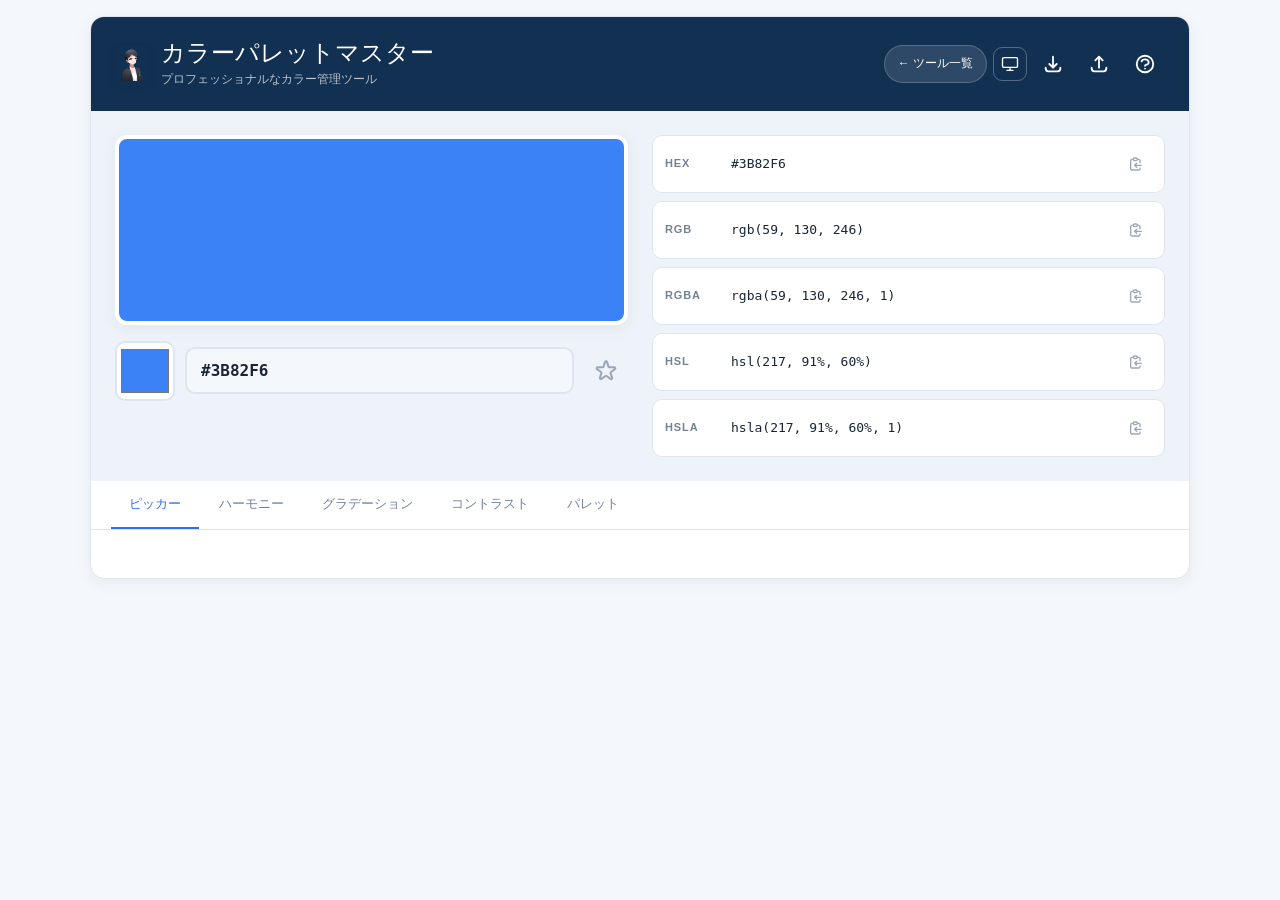
<file: ColorPaletteMaster/index.html>
<!DOCTYPE html>
<html lang="ja">
<head>
    <meta charset="UTF-8">
    <meta name="viewport" content="width=device-width, initial-scale=1.0">
    <title>カラーパレットマスター - Color Palette Master</title>
    <link rel="icon" sizes="32x32" href="../assets/icon-32.png">
    <link rel="icon" sizes="256x256" href="../assets/icon.png">
    <link rel="apple-touch-icon" href="../assets/icon.png">
    <link rel="stylesheet" href="../assets/common.css">
    <link rel="stylesheet" href="css/style.css">
    <script src="../assets/theme.js"></script>
</head>
<body>
    <div class="cpm-page">
        <div class="cpm-shell">
            <div class="cpm-card">
                <!-- Header -->
                <header class="cpm-header">
                    <div class="cpm-brand">
                        <img class="yt-mark" src="../assets/icon.png" alt="">
                        <div>
                            <h1>カラーパレットマスター</h1>
                            <p>プロフェッショナルなカラー管理ツール</p>
                        </div>
                    </div>
                    <div class="cpm-header-actions">
                        <a href="../index.html" class="yt-back" title="ツール一覧に戻る">← ツール一覧</a>
                        <button data-yos-theme-toggle></button>
                        <button id="exportBtn" class="cpm-iconbtn" title="エクスポート">
                            <svg fill="none" stroke="currentColor" stroke-width="2" viewBox="0 0 24 24">
                                <path stroke-linecap="round" stroke-linejoin="round" d="M4 16v1a3 3 0 003 3h10a3 3 0 003-3v-1m-4-4l-4 4m0 0l-4-4m4 4V4"></path>
                            </svg>
                        </button>
                        <button id="importBtn" class="cpm-iconbtn" title="インポート">
                            <svg fill="none" stroke="currentColor" stroke-width="2" viewBox="0 0 24 24">
                                <path stroke-linecap="round" stroke-linejoin="round" d="M4 16v1a3 3 0 003 3h10a3 3 0 003-3v-1m-4-8l-4-4m0 0L8 8m4-4v12"></path>
                            </svg>
                        </button>
                        <button id="helpBtn" class="cpm-iconbtn" title="使い方を見る">
                            <svg fill="none" stroke="currentColor" stroke-width="2" viewBox="0 0 24 24">
                                <path stroke-linecap="round" stroke-linejoin="round" d="M8.228 9c.549-1.165 2.03-2 3.772-2 2.21 0 4 1.343 4 3 0 1.4-1.278 2.575-3.006 2.907-.542.104-.994.54-.994 1.093m0 3h.01M21 12a9 9 0 11-18 0 9 9 0 0118 0z"></path>
                            </svg>
                        </button>
                    </div>
                </header>

                <!-- Main Color Display -->
                <div class="cpm-display">
                    <div>
                        <div id="mainColorDisplay" class="cpm-swatch-lg"></div>
                        <div class="cpm-picker-row">
                            <input type="color" id="colorPicker" class="cpm-color-input">
                            <input type="text" id="colorInput" class="cpm-hex-input" placeholder="#3B82F6">
                            <button id="bookmarkBtn" class="cpm-star-btn" title="ブックマーク">
                                <svg id="bookmarkIcon" fill="none" stroke="currentColor" stroke-width="2" viewBox="0 0 24 24">
                                    <path stroke-linecap="round" stroke-linejoin="round" d="M11.049 2.927c.3-.921 1.603-.921 1.902 0l1.519 4.674a1 1 0 00.95.69h4.915c.969 0 1.371 1.24.588 1.81l-3.976 2.888a1 1 0 00-.363 1.118l1.518 4.674c.3.922-.755 1.688-1.538 1.118l-3.976-2.888a1 1 0 00-1.176 0l-3.976 2.888c-.783.57-1.838-.197-1.538-1.118l1.518-4.674a1 1 0 00-.363-1.118l-3.976-2.888c-.784-.57-.38-1.81.588-1.81h4.914a1 1 0 00.951-.69l1.519-4.674z"></path>
                                </svg>
                            </button>
                        </div>
                    </div>
                    <div id="formatList" class="cpm-formats"></div>
                </div>

                <!-- Tabs -->
                <div class="cpm-tabs">
                    <button class="tab-button active" data-tab="picker">ピッカー</button>
                    <button class="tab-button" data-tab="harmony">ハーモニー</button>
                    <button class="tab-button" data-tab="gradient">グラデーション</button>
                    <button class="tab-button" data-tab="contrast">コントラスト</button>
                    <button class="tab-button" data-tab="palettes">パレット</button>
                </div>

                <!-- Tab Content -->
                <div class="cpm-body">
                    <!-- Picker Tab -->
                    <div id="tab-picker" class="tab-content">
                        <div id="bookmarksSection" class="cpm-section" style="display: none;">
                            <h3 class="cpm-section-title-row">
                                <svg class="cpm-star-ico" viewBox="0 0 24 24" style="color:var(--star);fill:var(--star)">
                                    <path d="M11.049 2.927c.3-.921 1.603-.921 1.902 0l1.519 4.674a1 1 0 00.95.69h4.915c.969 0 1.371 1.24.588 1.81l-3.976 2.888a1 1 0 00-.363 1.118l1.518 4.674c.3.922-.755 1.688-1.538 1.118l-3.976-2.888a1 1 0 00-1.176 0l-3.976 2.888c-.783.57-1.838-.197-1.538-1.118l1.518-4.674a1 1 0 00-.363-1.118l-3.976-2.888c-.784-.57-.38-1.81.588-1.81h4.914a1 1 0 00.951-.69l1.519-4.674z"></path>
                                </svg>
                                ブックマーク
                            </h3>
                            <div id="bookmarksList" class="cpm-grid"></div>
                        </div>

                        <div id="historySection" class="cpm-section" style="display: none;">
                            <h3>履歴</h3>
                            <div id="historyList" class="cpm-grid"></div>
                        </div>
                    </div>

                    <!-- Harmony Tab -->
                    <div id="tab-harmony" class="tab-content" style="display: none;">
                        <div class="cpm-section">
                            <h3>補色</h3>
                            <div id="complementary" class="cpm-swatch-row"></div>
                        </div>
                        <div class="cpm-section">
                            <h3>類似色</h3>
                            <div id="analogous" class="cpm-swatch-row"></div>
                        </div>
                        <div class="cpm-section">
                            <h3>トライアド</h3>
                            <div id="triadic" class="cpm-swatch-row"></div>
                        </div>
                    </div>

                    <!-- Gradient Tab -->
                    <div id="tab-gradient" class="tab-content" style="display: none;">
                        <div class="cpm-section">
                            <h3>カラーグラデーション</h3>
                            <div id="gradientSteps" class="cpm-swatch-row"></div>
                            <div id="gradientBar" class="gradient-preview" style="margin-top:14px"></div>
                        </div>
                    </div>

                    <!-- Contrast Tab -->
                    <div id="tab-contrast" class="tab-content" style="display: none;">
                        <div class="cpm-section">
                            <h3>背景色を選択</h3>
                            <div class="cpm-field-row">
                                <input type="color" id="contrastBgPicker" value="#FFFFFF" class="cpm-color-input">
                                <input type="text" id="contrastBgInput" value="#FFFFFF" class="cpm-hex-input">
                            </div>
                        </div>

                        <div class="cpm-section">
                            <div class="cpm-panel">
                                <h4 class="cpm-ratio">コントラスト比: <span id="contrastRatio">1.00</span>:1</h4>
                                <div>
                                    <span id="contrastAA" class="cpm-badge cpm-badge--ng">通常テキスト (AA): ✗ 不合格</span>
                                    <span id="contrastAAA" class="cpm-badge cpm-badge--ng">通常テキスト (AAA): ✗ 不合格</span>
                                </div>
                                <div id="contrastPreview" class="cpm-preview-box" style="background-color: #FFFFFF; margin-top:16px;">
                                    <p id="contrastLargeText" class="cpm-preview-lg" style="color: #3B82F6;">大きなテキスト</p>
                                    <p id="contrastNormalText" class="cpm-preview-sm" style="color: #3B82F6;">これは通常サイズのテキストです。適切なコントラスト比を確保することで、すべてのユーザーにとって読みやすいコンテンツを作成できます。</p>
                                </div>
                            </div>
                        </div>
                    </div>

                    <!-- Palettes Tab -->
                    <div id="tab-palettes" class="tab-content" style="display: none;">
                        <div class="cpm-section">
                            <div class="cpm-inline-form">
                                <input type="text" id="newPaletteName" placeholder="新しいパレット名..." class="cpm-text-input">
                                <button id="createPaletteBtn" class="cpm-btn">
                                    <svg fill="none" stroke="currentColor" stroke-width="2" viewBox="0 0 24 24">
                                        <path stroke-linecap="round" stroke-linejoin="round" d="M12 4v16m8-8H4"></path>
                                    </svg>
                                    作成
                                </button>
                            </div>
                        </div>
                        <div id="palettesList" class="cpm-section"></div>
                    </div>
                </div>
            </div>
        </div>
    </div>

    <!-- Help Modal -->
    <div id="helpModal" class="modal">
        <div class="modal-content">
            <div class="modal-head">
                <h2>📖 使い方ガイド</h2>
                <button id="closeModal" class="cpm-iconbtn">
                    <svg fill="none" stroke="currentColor" stroke-width="2" viewBox="0 0 24 24">
                        <path stroke-linecap="round" stroke-linejoin="round" d="M6 18L18 6M6 6l12 12"></path>
                    </svg>
                </button>
            </div>
            <div class="modal-body readme-content">
                <h2>🚀 基本操作</h2>
                
                <h3>1️⃣ 色を選ぶ</h3>
                <ul>
                    <li><strong>カラーピッカー</strong>: 左上の色ボックスをクリック</li>
                    <li><strong>HEXコード入力</strong>: テキストボックスに直接入力（例: <code>#FF5733</code>）</li>
                    <li><strong>履歴から選択</strong>: 以前使った色をクリック</li>
                    <li><strong>ブックマークから選択</strong>: 保存した色をクリック</li>
                </ul>

                <h3>2️⃣ 色をコピーする</h3>
                <p>各形式の右側にあるコピーボタンをクリック：</p>
                <ul>
                    <li><strong>HEX</strong>: <code>#3B82F6</code></li>
                    <li><strong>RGB</strong>: <code>rgb(59, 130, 246)</code></li>
                    <li><strong>RGBA</strong>: <code>rgba(59, 130, 246, 1)</code></li>
                    <li><strong>HSL</strong>: <code>hsl(217, 91%, 60%)</code></li>
                    <li><strong>HSLA</strong>: <code>hsla(217, 91%, 60%, 1)</code></li>
                </ul>

                <h3>3️⃣ お気に入りに保存</h3>
                <ul>
                    <li>星マークボタンをクリックでブックマーク</li>
                    <li>もう一度クリックで解除</li>
                </ul>

                <h3>4️⃣ テーマを切り替える</h3>
                <ul>
                    <li>🎛️ 右上のテーマアイコンをクリックして、3つのモードから選択</li>
                    <li>🖥️ <strong>システム</strong>: お使いのOS（Windows/Mac）のテーマ設定に自動追従</li>
                    <li>☀️ <strong>ライト</strong>: 常に明るいモードで表示</li>
                    <li>🌙 <strong>ダーク</strong>: 常に暗いモードで表示</li>
                    <li>💾 選択したモードは自動保存され、次回起動時にも復元されます</li>
                    <li>✅ 現在選択中のモードにはチェックマークが表示されます</li>
                </ul>

                <h2>📤📥 インポート・エクスポート機能</h2>
                
                <h3>エクスポート（保存）</h3>
                <p>右上の下向き矢印ボタンをクリックすると、3つのオプションが表示されます：</p>
                <ul>
                    <li><strong>ブックマークのみ</strong>: お気に入りの色だけをJSON形式で保存</li>
                    <li><strong>パレットのみ</strong>: 作成したパレットだけをJSON形式で保存</li>
                    <li><strong>すべてエクスポート</strong>: ブックマークとパレット両方を保存</li>
                </ul>
                <p>ファイル名は自動的に日付付きで生成されます（例: <code>color-data-2025-02-17.json</code>）</p>

                <h3>インポート（読み込み）</h3>
                <p>右上の上向き矢印ボタンをクリックして、以前エクスポートしたJSONファイルを選択します：</p>
                <ul>
                    <li>ファイルの内容を自動判別（ブックマーク、パレット、または両方）</li>
                    <li>既存のデータに<strong>追加</strong>されます（上書きではありません）</li>
                    <li>重複する色やパレットは自動的にスキップされます</li>
                </ul>

                <div class="note">
                    💡 <strong>ヒント</strong>: バックアップとして定期的にエクスポートしておくと安心です！別のブラウザやデバイスでも同じデータを使えます。
                </div>

                <h2>🎨 機能紹介</h2>

                <h3>📌 ピッカータブ</h3>
                <p><strong>お気に入りの色を管理</strong></p>
                <ul>
                    <li>⭐ <strong>ブックマーク</strong>: よく使う色を保存</li>
                    <li>🕐 <strong>履歴</strong>: 最近使った12色を自動保存</li>
                    <li>すべてローカルストレージに保存されます</li>
                </ul>

                <h3>🌈 ハーモニータブ</h3>
                <p><strong>調和の取れた配色を自動生成</strong></p>
                <table>
                    <thead>
                        <tr>
                            <th>配色タイプ</th>
                            <th>説明</th>
                            <th>用途</th>
                        </tr>
                    </thead>
                    <tbody>
                        <tr>
                            <td><strong>補色</strong></td>
                            <td>色相環の反対側の色</td>
                            <td>コントラストを強調</td>
                        </tr>
                        <tr>
                            <td><strong>類似色</strong></td>
                            <td>隣接する色（±30°）</td>
                            <td>落ち着いた調和</td>
                        </tr>
                        <tr>
                            <td><strong>トライアド</strong></td>
                            <td>正三角形の位置関係（120°）</td>
                            <td>バランスの取れた3色配色</td>
                        </tr>
                    </tbody>
                </table>
                <div class="note">
                    💡 <strong>使い方</strong>: 各色をクリックすると、その色が選択されます
                </div>

                <h3>📊 グラデーションタブ</h3>
                <p><strong>2色間のスムーズな色の変化を作成</strong></p>
                <ul>
                    <li>選択した色と補色の間を5段階で表示</li>
                    <li>各段階の色をクリックで選択可能</li>
                    <li>グラデーションバーで全体の流れを確認</li>
                </ul>
                <p><strong>活用例</strong>:</p>
                <ul>
                    <li>UIのグラデーション背景</li>
                    <li>チャートの色分け</li>
                    <li>プログレスバーの色</li>
                </ul>

                <h3>♿ コントラストタブ</h3>
                <p><strong>アクセシビリティを確認</strong></p>
                <p>WCAG（Web Content Accessibility Guidelines）基準でコントラスト比を判定：</p>
                <table>
                    <thead>
                        <tr>
                            <th>基準</th>
                            <th>通常テキスト</th>
                            <th>大きなテキスト</th>
                            <th>用途</th>
                        </tr>
                    </thead>
                    <tbody>
                        <tr>
                            <td><strong>AA</strong></td>
                            <td>4.5:1以上</td>
                            <td>3:1以上</td>
                            <td>最低限の基準</td>
                        </tr>
                        <tr>
                            <td><strong>AAA</strong></td>
                            <td>7:1以上</td>
                            <td>4.5:1以上</td>
                            <td>より厳格な基準</td>
                        </tr>
                    </tbody>
                </table>
                <p><strong>使い方</strong>:</p>
                <ol>
                    <li>背景色を選択</li>
                    <li>テキスト色（現在の色）とのコントラスト比を確認</li>
                    <li>プレビューで実際の見え方をチェック</li>
                </ol>
                <div class="note">
                    💡 <strong>ヒント</strong>: 合格マークが出るまで調整しましょう！
                </div>

                <h3>🎯 パレットタブ</h3>
                <p><strong>プロジェクトごとに色をまとめて管理</strong></p>
                <p><strong>パレットを作成</strong>:</p>
                <ol>
                    <li>名前を入力（例: "メインサイト", "春キャンペーン"）</li>
                    <li>「作成」ボタンをクリック</li>
                </ol>
                <p><strong>色を追加</strong>:</p>
                <ol>
                    <li>追加したい色を選択</li>
                    <li>パレットの「+」ボタンをクリック</li>
                </ol>
                <p><strong>パレットを使う</strong>:</p>
                <ul>
                    <li>保存された色をクリックで選択</li>
                    <li>ゴミ箱アイコンでパレット削除</li>
                </ul>

                <h2>💡 活用シーン</h2>

                <h3>🎨 Webデザイン</h3>
                <ol>
                    <li>メインカラーを選択</li>
                    <li>ハーモニータブで補色・類似色を確認</li>
                    <li>パレットに保存</li>
                    <li>コントラストチェックで可読性を確認</li>
                    <li>完成したらエクスポートでバックアップ</li>
                </ol>

                <h3>📱 アプリ開発</h3>
                <pre><code>/* コピーしたコードをそのまま使える */
.primary-color { background-color: #3B82F6; }
.text-color { color: rgb(59, 130, 246); }
.gradient { 
  background: linear-gradient(to right, #3B82F6, #EF4444); 
}</code></pre>

                <h3>🖼️ プレゼンテーション</h3>
                <ol>
                    <li>テーマカラーを選択</li>
                    <li>グラデーションで統一感のある配色を作成</li>
                    <li>コントラストを確認して見やすさをチェック</li>
                    <li>パレットに保存してチーム共有用にエクスポート</li>
                </ol>

                <h3>📊 データ可視化</h3>
                <ol>
                    <li>グラデーションタブで段階的な色を生成</li>
                    <li>チャートやグラフに適用</li>
                    <li>パレットに保存して再利用</li>
                </ol>

                <h2>⌨️ ショートカット＆Tips</h2>

                <h3>便利な使い方</h3>
                <ul>
                    <li><strong>HEXコード入力</strong>: <code>#</code> を省略してもOK（例: <code>FF5733</code>）</li>
                    <li><strong>大文字小文字</strong>: どちらでも認識します</li>
                    <li><strong>コピー確認</strong>: コピーアイコンがチェックマークに変わります（2秒間）</li>
                </ul>

                <h3>データの保存</h3>
                <ul>
                    <li>ブックマークとパレットは<strong>自動的にローカルストレージ</strong>に保存</li>
                    <li>ブラウザを閉じても消えません</li>
                    <li>別のデバイスでは共有されません（ローカルのみ）</li>
                    <li><strong>エクスポート機能</strong>を使えば、他のデバイスでも使用可能</li>
                </ul>

                <h3>データのリセット</h3>
                <p>ブラウザの開発者ツール（F12）のコンソールで以下を実行：</p>
                <pre><code>localStorage.removeItem('colorBookmarks');
localStorage.removeItem('colorPalettes');
location.reload(); // ページを再読み込み</code></pre>

                <h2>🎯 よくある使用例</h2>

                <h4>ケース1: Webサイトの配色を決める</h4>
                <ol>
                    <li>[ピッカー] メインカラーを選択 → ブックマーク</li>
                    <li>[ハーモニー] 類似色を確認 → 2色ブックマーク</li>
                    <li>[コントラスト] 白背景とのコントラストを確認</li>
                    <li>[パレット] "メインサイト"として保存</li>
                    <li>[エクスポート] JSONファイルとして保存</li>
                </ol>

                <h4>ケース2: ブランドカラーから配色を展開</h4>
                <ol>
                    <li>[ピッカー] ブランドカラーを入力</li>
                    <li>[ハーモニー] トライアドで3色配色を作成</li>
                    <li>[グラデーション] サブカラーを生成</li>
                    <li>[パレット] "ブランド配色"として保存</li>
                    <li>[エクスポート] チームメンバーと共有</li>
                </ol>

                <h4>ケース3: アクセシブルなボタンを作る</h4>
                <ol>
                    <li>[ピッカー] 背景色を選択</li>
                    <li>[コントラスト] 白文字との比を確認</li>
                    <li>4.5:1以上になるまで調整</li>
                    <li>RGB形式でコピーしてCSSに貼り付け</li>
                </ol>

                <h2>🔧 トラブルシューティング</h2>

                <h4>Q: 色が選択できない</h4>
                <p><strong>A:</strong> ブラウザのカラーピッカーが開かない場合、直接HEXコードを入力してください</p>

                <h4>Q: ブックマークが消えた</h4>
                <p><strong>A:</strong> ブラウザのキャッシュをクリアすると消えます。定期的にエクスポート機能でバックアップすることをお勧めします</p>

                <h4>Q: コピーが機能しない</h4>
                <p><strong>A:</strong> HTTPS接続またはlocalhostで使用してください。クリップボードAPIはセキュアな環境でのみ動作します</p>

                <h4>Q: インポートしたデータが反映されない</h4>
                <p><strong>A:</strong> JSONファイルの形式が正しいか確認してください。エクスポート機能で作成されたファイルのみ対応しています</p>

                <h2>📦 技術情報</h2>
                <ul>
                    <li><strong>HTML5 / Vanilla JavaScript</strong>: 追加のライブラリ不要で動作</li>
                    <li><strong>共通スタイル</strong>: <code>../assets/common.css</code>（YOS Tools 共通デザイン）</li>
                    <li><strong>LocalStorage</strong>: データ永続化</li>
                    <li><strong>JSON</strong>: インポート・エクスポート形式</li>
                </ul>

                <h2>📄 ライセンス・権利表記</h2>
                <div class="note">
                    <p><strong>カラーパレットマスター (Color Palette Master)</strong></p>
                    <p>ライセンス・権利表記は <a href="../index.html#terms">YOS Tools 利用規約・ライセンス</a> にまとめています。</p>
                </div>

                <div class="note">
                    <p><strong>📝 変更履歴</strong></p>
                    <p>更新履歴は YOS Tools 全体で管理しています。<a href="../index.html#changelog">YOS Tools 更新履歴</a> を参照してください。</p>
                </div>

                <div class="note" style="margin-top: 2rem;">
                    <strong>楽しいカラー選びを！</strong> 🎨✨
                </div>
            </div>
        </div>
    </div>

    <!-- Export Modal -->
    <div id="exportModal" class="modal">
        <div class="modal-content" style="max-width: 500px;">
            <div class="modal-head">
                <h2>📤 エクスポート</h2>
            </div>
            <div class="modal-body modal-body--sm">
                <p>エクスポートするデータを選択してください：</p>
                <button onclick="exportData('bookmarks')" class="cpm-btn cpm-btn--full">
                    <svg fill="currentColor" viewBox="0 0 24 24">
                        <path d="M11.049 2.927c.3-.921 1.603-.921 1.902 0l1.519 4.674a1 1 0 00.95.69h4.915c.969 0 1.371 1.24.588 1.81l-3.976 2.888a1 1 0 00-.363 1.118l1.518 4.674c.3.922-.755 1.688-1.538 1.118l-3.976-2.888a1 1 0 00-1.176 0l-3.976 2.888c-.783.57-1.838-.197-1.538-1.118l1.518-4.674a1 1 0 00-.363-1.118l-3.976-2.888c-.784-.57-.38-1.81.588-1.81h4.914a1 1 0 00.951-.69l1.519-4.674z"></path>
                    </svg>
                    ブックマークのみ
                </button>
                <button onclick="exportData('palettes')" class="cpm-btn cpm-btn--full">
                    <svg fill="none" stroke="currentColor" stroke-width="2" viewBox="0 0 24 24">
                        <path stroke-linecap="round" stroke-linejoin="round" d="M7 21a4 4 0 01-4-4V5a2 2 0 012-2h4a2 2 0 012 2v12a4 4 0 01-4 4zm0 0h12a2 2 0 002-2v-4a2 2 0 00-2-2h-2.343M11 7.343l1.657-1.657a2 2 0 012.828 0l2.829 2.829a2 2 0 010 2.828l-8.486 8.485M7 17h.01"></path>
                    </svg>
                    パレットのみ
                </button>
                <button onclick="exportData('all')" class="cpm-btn cpm-btn--full">
                    <svg fill="none" stroke="currentColor" stroke-width="2" viewBox="0 0 24 24">
                        <path stroke-linecap="round" stroke-linejoin="round" d="M4 16v1a3 3 0 003 3h10a3 3 0 003-3v-1m-4-4l-4 4m0 0l-4-4m4 4V4"></path>
                    </svg>
                    すべてエクスポート
                </button>
                <button onclick="closeExportModal()" class="cpm-btn cpm-btn--ghost cpm-btn--full">
                    キャンセル
                </button>
            </div>
        </div>
    </div>

    <!-- Hidden file input for import -->
    <input type="file" id="fileInput" accept=".json" style="display: none;">

    <script>
        // State
        let currentColor = '#3B82F6';
        let bookmarks = [];
        let history = [];
        let historyTimer = null;
        let palettes = [];
        let activeTab = 'picker';

        // Initialize
        document.addEventListener('DOMContentLoaded', () => {
            loadData();
            updateColor(currentColor);
            setupEventListeners();
        });

        // Load data from localStorage
        function loadData() {
            const savedBookmarks = localStorage.getItem('colorBookmarks');
            if (savedBookmarks) bookmarks = JSON.parse(savedBookmarks);
            
            const savedPalettes = localStorage.getItem('colorPalettes');
            if (savedPalettes) palettes = JSON.parse(savedPalettes);
            
            renderBookmarks();
            renderPalettes();
        }

        // テーマ設定（システム/ライト/ダーク）は YOS Tools 共通の
        // ../assets/theme.js が全ツール共有で管理する。

        // Save data to localStorage
        function saveData() {
            localStorage.setItem('colorBookmarks', JSON.stringify(bookmarks));
            localStorage.setItem('colorPalettes', JSON.stringify(palettes));
        }

        // Export functionality
        function exportData(type) {
            let data = {};
            let filename = '';
            const date = new Date().toISOString().split('T')[0];
            
            if (type === 'bookmarks') {
                data = { bookmarks };
                filename = `bookmarks-${date}.json`;
            } else if (type === 'palettes') {
                data = { palettes };
                filename = `palettes-${date}.json`;
            } else if (type === 'all') {
                data = { bookmarks, palettes };
                filename = `color-data-${date}.json`;
            }
            
            const json = JSON.stringify(data, null, 2);
            const blob = new Blob([json], { type: 'application/json' });
            const url = URL.createObjectURL(blob);
            const a = document.createElement('a');
            a.href = url;
            a.download = filename;
            a.click();
            URL.revokeObjectURL(url);
            
            closeExportModal();
            alert('✅ エクスポートが完了しました！');
        }

        // Import functionality
        function importData() {
            const fileInput = document.getElementById('fileInput');
            fileInput.click();
        }

        // Handle file selection
        document.getElementById('fileInput').addEventListener('change', (e) => {
            const file = e.target.files[0];
            if (!file) return;
            
            const reader = new FileReader();
            reader.onload = (event) => {
                try {
                    const data = JSON.parse(event.target.result);
                    
                    let importedBookmarks = 0;
                    let importedPalettes = 0;
                    
                    // Import bookmarks
                    if (data.bookmarks && Array.isArray(data.bookmarks)) {
                        data.bookmarks.forEach(color => {
                            if (!bookmarks.includes(color)) {
                                bookmarks.push(color);
                                importedBookmarks++;
                            }
                        });
                    }
                    
                    // Import palettes
                    if (data.palettes && Array.isArray(data.palettes)) {
                        data.palettes.forEach(palette => {
                            // Check if palette with same name exists
                            const existingIndex = palettes.findIndex(p => p.name === palette.name);
                            if (existingIndex === -1) {
                                // New palette - add with new ID
                                palettes.push({
                                    ...palette,
                                    id: Date.now() + Math.random()
                                });
                                importedPalettes++;
                            }
                        });
                    }
                    
                    saveData();
                    renderBookmarks();
                    renderPalettes();
                    
                    let message = '✅ インポートが完了しました！\n\n';
                    if (importedBookmarks > 0) message += `ブックマーク: ${importedBookmarks}件追加\n`;
                    if (importedPalettes > 0) message += `パレット: ${importedPalettes}件追加`;
                    if (importedBookmarks === 0 && importedPalettes === 0) {
                        message = 'ℹ️ 新しいデータはありませんでした\n（既存のデータと重複しています）';
                    }
                    
                    alert(message);
                } catch (error) {
                    alert('❌ エラー: JSONファイルの読み込みに失敗しました\n\n正しい形式のファイルか確認してください');
                }
            };
            reader.readAsText(file);
            
            // Reset file input
            e.target.value = '';
        });

        // Color conversion functions
        function hexToRgb(hex) {
            const result = /^#?([a-f\d]{2})([a-f\d]{2})([a-f\d]{2})$/i.exec(hex);
            return result ? {
                r: parseInt(result[1], 16),
                g: parseInt(result[2], 16),
                b: parseInt(result[3], 16)
            } : null;
        }

        function rgbToHsl(r, g, b) {
            r /= 255; g /= 255; b /= 255;
            const max = Math.max(r, g, b), min = Math.min(r, g, b);
            let h, s, l = (max + min) / 2;

            if (max === min) {
                h = s = 0;
            } else {
                const d = max - min;
                s = l > 0.5 ? d / (2 - max - min) : d / (max + min);
                switch (max) {
                    case r: h = ((g - b) / d + (g < b ? 6 : 0)) / 6; break;
                    case g: h = ((b - r) / d + 2) / 6; break;
                    case b: h = ((r - g) / d + 4) / 6; break;
                }
            }

            return {
                h: Math.round(h * 360),
                s: Math.round(s * 100),
                l: Math.round(l * 100)
            };
        }

        function hslToHex(h, s, l) {
            s /= 100;
            l /= 100;
            const a = s * Math.min(l, 1 - l);
            const f = n => {
                const k = (n + h / 30) % 12;
                const color = l - a * Math.max(Math.min(k - 3, 9 - k, 1), -1);
                return Math.round(255 * color).toString(16).padStart(2, '0');
            };
            return `#${f(0)}${f(8)}${f(4)}`.toUpperCase();
        }

        function getColorFormats(hex) {
            const rgb = hexToRgb(hex);
            if (!rgb) return {};
            const hsl = rgbToHsl(rgb.r, rgb.g, rgb.b);
            return {
                HEX: hex.toUpperCase(),
                RGB: `rgb(${rgb.r}, ${rgb.g}, ${rgb.b})`,
                RGBA: `rgba(${rgb.r}, ${rgb.g}, ${rgb.b}, 1)`,
                HSL: `hsl(${hsl.h}, ${hsl.s}%, ${hsl.l}%)`,
                HSLA: `hsla(${hsl.h}, ${hsl.s}%, ${hsl.l}%, 1)`
            };
        }

        function getHarmonyColors(hex) {
            const rgb = hexToRgb(hex);
            if (!rgb) return {};
            const hsl = rgbToHsl(rgb.r, rgb.g, rgb.b);
            
            return {
                complementary: hslToHex((hsl.h + 180) % 360, hsl.s, hsl.l),
                analogous1: hslToHex((hsl.h + 30) % 360, hsl.s, hsl.l),
                analogous2: hslToHex((hsl.h - 30 + 360) % 360, hsl.s, hsl.l),
                triadic1: hslToHex((hsl.h + 120) % 360, hsl.s, hsl.l),
                triadic2: hslToHex((hsl.h + 240) % 360, hsl.s, hsl.l)
            };
        }

        function getGradient(color1, color2, steps = 5) {
            const rgb1 = hexToRgb(color1);
            const rgb2 = hexToRgb(color2);
            if (!rgb1 || !rgb2) return [];
            const gradient = [];
            
            for (let i = 0; i < steps; i++) {
                const ratio = i / (steps - 1);
                const r = Math.round(rgb1.r + (rgb2.r - rgb1.r) * ratio);
                const g = Math.round(rgb1.g + (rgb2.g - rgb1.g) * ratio);
                const b = Math.round(rgb1.b + (rgb2.b - rgb1.b) * ratio);
                gradient.push(`#${r.toString(16).padStart(2, '0')}${g.toString(16).padStart(2, '0')}${b.toString(16).padStart(2, '0')}`.toUpperCase());
            }
            
            return gradient;
        }

        function getContrastRatio(color1, color2) {
            const getLuminance = (hex) => {
                const rgb = hexToRgb(hex);
                if (!rgb) return 0;
                const [r, g, b] = [rgb.r, rgb.g, rgb.b].map(val => {
                    val /= 255;
                    return val <= 0.03928 ? val / 12.92 : Math.pow((val + 0.055) / 1.055, 2.4);
                });
                return 0.2126 * r + 0.7152 * g + 0.0722 * b;
            };

            const lum1 = getLuminance(color1);
            const lum2 = getLuminance(color2);
            const brightest = Math.max(lum1, lum2);
            const darkest = Math.min(lum1, lum2);
            return ((brightest + 0.05) / (darkest + 0.05)).toFixed(2);
        }

        // Update color
        function updateColor(color) {
            if (!color.startsWith('#')) color = '#' + color;
            if (!/^#[0-9A-F]{6}$/i.test(color)) return;
            
            currentColor = color.toUpperCase();
            
            // Update main display
            document.getElementById('mainColorDisplay').style.backgroundColor = currentColor;
            document.getElementById('colorPicker').value = currentColor;
            document.getElementById('colorInput').value = currentColor;
            
            // Update bookmark icon
            updateBookmarkIcon();
            
            // Update formats
            renderFormats();

            // 履歴はここでは記録しない（ピッカーのドラッグ中に中間色で埋まるのを防ぐため）。
            // scheduleHistoryCommit() / commitHistory() が操作の落ち着いたタイミングで記録する。

            // Update active tab content
            if (activeTab === 'harmony') renderHarmony();
            if (activeTab === 'gradient') renderGradient();
            if (activeTab === 'contrast') updateContrast();
        }

        function addToHistory(color) {
            if (!history.includes(color)) {
                history = [color, ...history.slice(0, 11)];
                renderHistory();
            }
        }

        // ピッカーのドラッグ中は入力が連続で飛んでくるので、
        // 最後の変更から一定時間が経ってから現在の色を履歴へ入れる。
        function scheduleHistoryCommit() {
            clearTimeout(historyTimer);
            historyTimer = setTimeout(commitHistory, 700);
        }
        // 色が確定したとき（ピッカーを閉じた／履歴・パレット等から選んだ）にすぐ記録する。
        function commitHistory() {
            clearTimeout(historyTimer);
            addToHistory(currentColor);
        }
        // 一覧クリックなど「確定した選択」用。updateColor + 即時履歴記録。
        function pickColor(color) {
            updateColor(color);
            commitHistory();
        }

        function updateBookmarkIcon() {
            const btn = document.getElementById('bookmarkBtn');
            btn.classList.toggle('is-on', bookmarks.includes(currentColor));
        }

        function toggleBookmark() {
            if (bookmarks.includes(currentColor)) {
                bookmarks = bookmarks.filter(c => c !== currentColor);
            } else {
                bookmarks.push(currentColor);
            }
            updateBookmarkIcon();
            renderBookmarks();
            saveData();
        }

        // Render functions
        function renderFormats() {
            const formats = getColorFormats(currentColor);
            const container = document.getElementById('formatList');
            container.innerHTML = '';
            
            Object.entries(formats).forEach(([format, value]) => {
                const div = document.createElement('div');
                div.className = 'cpm-format-row';
                div.innerHTML = `
                    <span class="k">${format}</span>
                    <code>${value}</code>
                    <button class="cpm-copy" onclick="copyToClipboard('${value}', this)" title="コピー">
                        <svg fill="none" stroke="currentColor" stroke-width="2" viewBox="0 0 24 24">
                            <path stroke-linecap="round" stroke-linejoin="round" d="M8 5H6a2 2 0 00-2 2v12a2 2 0 002 2h10a2 2 0 002-2v-1M8 5a2 2 0 002 2h2a2 2 0 002-2M8 5a2 2 0 012-2h2a2 2 0 012 2m0 0h2a2 2 0 012 2v3m2 4H10m0 0l3-3m-3 3l3 3"></path>
                        </svg>
                    </button>
                `;
                container.appendChild(div);
            });
        }

        function renderBookmarks() {
            const section = document.getElementById('bookmarksSection');
            const container = document.getElementById('bookmarksList');
            
            if (bookmarks.length === 0) {
                section.style.display = 'none';
                return;
            }
            
            section.style.display = 'block';
            container.innerHTML = '';
            
            bookmarks.forEach(color => {
                const div = document.createElement('button');
                div.className = 'color-box cpm-chip';
                div.style.backgroundColor = color;
                div.title = color;
                div.onclick = () => pickColor(color);
                container.appendChild(div);
            });
        }

        function renderHistory() {
            const section = document.getElementById('historySection');
            const container = document.getElementById('historyList');
            
            if (history.length === 0) {
                section.style.display = 'none';
                return;
            }
            
            section.style.display = 'block';
            container.innerHTML = '';
            
            history.forEach(color => {
                const div = document.createElement('button');
                div.className = 'color-box cpm-chip';
                div.style.backgroundColor = color;
                div.title = color;
                div.onclick = () => updateColor(color);   // 履歴内クリックは再記録しない
                container.appendChild(div);
            });
        }

        function renderHarmony() {
            const harmony = getHarmonyColors(currentColor);
            
            // Complementary
            const compContainer = document.getElementById('complementary');
            compContainer.innerHTML = '';
            [currentColor, harmony.complementary].forEach(color => {
                const div = document.createElement('div');
                div.innerHTML = `
                    <div class="cpm-swatch-tall" style="background-color:${color}" onclick="pickColor('${color}')"></div>
                    <p class="cpm-swatch-cap">${color}</p>
                `;
                compContainer.appendChild(div);
            });
            
            // Analogous
            const anaContainer = document.getElementById('analogous');
            anaContainer.innerHTML = '';
            [harmony.analogous2, currentColor, harmony.analogous1].forEach(color => {
                const div = document.createElement('div');
                div.innerHTML = `
                    <div class="cpm-swatch-tall" style="background-color:${color}" onclick="pickColor('${color}')"></div>
                    <p class="cpm-swatch-cap">${color}</p>
                `;
                anaContainer.appendChild(div);
            });
            
            // Triadic
            const triContainer = document.getElementById('triadic');
            triContainer.innerHTML = '';
            [currentColor, harmony.triadic1, harmony.triadic2].forEach(color => {
                const div = document.createElement('div');
                div.innerHTML = `
                    <div class="cpm-swatch-tall" style="background-color:${color}" onclick="pickColor('${color}')"></div>
                    <p class="cpm-swatch-cap">${color}</p>
                `;
                triContainer.appendChild(div);
            });
        }

        function renderGradient() {
            const harmony = getHarmonyColors(currentColor);
            const gradient = getGradient(currentColor, harmony.complementary);
            
            // Steps
            const stepsContainer = document.getElementById('gradientSteps');
            stepsContainer.innerHTML = '';
            gradient.forEach(color => {
                const div = document.createElement('div');
                div.innerHTML = `
                    <div class="cpm-swatch-tall" style="background-color:${color}" onclick="pickColor('${color}')"></div>
                    <p class="cpm-swatch-cap">${color}</p>
                `;
                stepsContainer.appendChild(div);
            });
            
            // Bar
            const barContainer = document.getElementById('gradientBar');
            barContainer.style.background = `linear-gradient(to right, ${gradient.join(', ')})`;
        }

        function updateContrast() {
            const bgColor = document.getElementById('contrastBgInput').value;
            const ratio = getContrastRatio(currentColor, bgColor);
            
            document.getElementById('contrastRatio').textContent = ratio;
            document.getElementById('contrastPreview').style.backgroundColor = bgColor;
            document.getElementById('contrastLargeText').style.color = currentColor;
            document.getElementById('contrastNormalText').style.color = currentColor;
            
            // AA rating
            const aaElement = document.getElementById('contrastAA');
            if (parseFloat(ratio) >= 4.5) {
                aaElement.className = 'cpm-badge cpm-badge--ok';
                aaElement.textContent = '通常テキスト (AA): ✓ 合格';
            } else {
                aaElement.className = 'cpm-badge cpm-badge--ng';
                aaElement.textContent = '通常テキスト (AA): ✗ 不合格';
            }

            // AAA rating
            const aaaElement = document.getElementById('contrastAAA');
            if (parseFloat(ratio) >= 7) {
                aaaElement.className = 'cpm-badge cpm-badge--ok';
                aaaElement.textContent = '通常テキスト (AAA): ✓ 合格';
            } else {
                aaaElement.className = 'cpm-badge cpm-badge--ng';
                aaaElement.textContent = '通常テキスト (AAA): ✗ 不合格';
            }
        }

        function renderPalettes() {
            const container = document.getElementById('palettesList');
            container.innerHTML = '';
            
            if (palettes.length === 0) {
                container.innerHTML = '<p class="cpm-empty">パレットがまだありません。上記から作成してください。</p>';
                return;
            }

            palettes.forEach(palette => {
                const div = document.createElement('div');
                div.className = 'cpm-palette';
                div.innerHTML = `
                    <div class="cpm-palette-head">
                        <h4>${palette.name}</h4>
                        <div class="cpm-palette-actions">
                            <button class="cpm-icon-action cpm-icon-action--add" onclick="addColorToPalette(${palette.id})" title="現在の色を追加">
                                <svg fill="none" stroke="currentColor" stroke-width="2" viewBox="0 0 24 24">
                                    <path stroke-linecap="round" stroke-linejoin="round" d="M12 4v16m8-8H4"></path>
                                </svg>
                            </button>
                            <button class="cpm-icon-action cpm-icon-action--del" onclick="deletePalette(${palette.id})" title="パレットを削除">
                                <svg fill="none" stroke="currentColor" stroke-width="2" viewBox="0 0 24 24">
                                    <path stroke-linecap="round" stroke-linejoin="round" d="M19 7l-.867 12.142A2 2 0 0116.138 21H7.862a2 2 0 01-1.995-1.858L5 7m5 4v6m4-6v6m1-10V4a1 1 0 00-1-1h-4a1 1 0 00-1 1v3M4 7h16"></path>
                                </svg>
                            </button>
                        </div>
                    </div>
                    <div class="cpm-palette-swatches" id="palette-${palette.id}">
                        ${palette.colors.map(color => `
                            <button style="background-color:${color}" onclick="pickColor('${color}')" title="${color}"></button>
                        `).join('')}
                    </div>
                `;
                container.appendChild(div);
            });
        }

        function createPalette() {
            const name = document.getElementById('newPaletteName').value.trim();
            if (!name) return;
            
            const newPalette = {
                id: Date.now(),
                name: name,
                colors: [currentColor]
            };
            
            palettes.push(newPalette);
            document.getElementById('newPaletteName').value = '';
            renderPalettes();
            saveData();
        }

        function addColorToPalette(paletteId) {
            const palette = palettes.find(p => p.id === paletteId);
            if (palette && !palette.colors.includes(currentColor)) {
                palette.colors.push(currentColor);
                renderPalettes();
                saveData();
            }
        }

        function deletePalette(paletteId) {
            if (confirm('このパレットを削除しますか？')) {
                palettes = palettes.filter(p => p.id !== paletteId);
                renderPalettes();
                saveData();
            }
        }

        // Copy to clipboard
        function copyToClipboard(text, button) {
            navigator.clipboard.writeText(text).then(() => {
                const originalHTML = button.innerHTML;
                button.innerHTML = `
                    <svg fill="none" stroke="currentColor" stroke-width="2" viewBox="0 0 24 24" style="color:var(--ok)">
                        <path stroke-linecap="round" stroke-linejoin="round" d="M5 13l4 4L19 7"></path>
                    </svg>
                `;
                setTimeout(() => {
                    button.innerHTML = originalHTML;
                }, 2000);
            });
        }

        // Tab switching
        function switchTab(tabName) {
            activeTab = tabName;
            
            // Update tab buttons
            document.querySelectorAll('.tab-button').forEach(btn => {
                btn.classList.remove('active');
            });
            document.querySelector(`[data-tab="${tabName}"]`).classList.add('active');
            
            // Update tab content
            document.querySelectorAll('.tab-content').forEach(content => {
                content.style.display = 'none';
            });
            document.getElementById(`tab-${tabName}`).style.display = 'block';
            
            // Render content for active tab
            if (tabName === 'harmony') renderHarmony();
            if (tabName === 'gradient') renderGradient();
            if (tabName === 'contrast') updateContrast();
        }

        // Modal functions
        function openModal() {
            document.getElementById('helpModal').classList.add('active');
        }

        function closeModal() {
            document.getElementById('helpModal').classList.remove('active');
        }

        function openExportModal() {
            document.getElementById('exportModal').classList.add('active');
        }

        function closeExportModal() {
            document.getElementById('exportModal').classList.remove('active');
        }
        
        // Event listeners
        function setupEventListeners() {
            // Color picker（ドラッグ中は input が連続発火 → 履歴は遅延コミット）
            document.getElementById('colorPicker').addEventListener('input', (e) => {
                updateColor(e.target.value);
                scheduleHistoryCommit();
            });
            // ピッカーを閉じた／値が確定したタイミングで履歴へ確定記録
            document.getElementById('colorPicker').addEventListener('change', (e) => {
                updateColor(e.target.value);
                commitHistory();
            });

            // Color input（手入力中も打鍵ごとには記録せず、止まってから記録）
            document.getElementById('colorInput').addEventListener('input', (e) => {
                updateColor(e.target.value);
                scheduleHistoryCommit();
            });
            document.getElementById('colorInput').addEventListener('change', () => {
                commitHistory();
            });
            
            // Bookmark button
            document.getElementById('bookmarkBtn').addEventListener('click', toggleBookmark);
            
            // Tab buttons
            document.querySelectorAll('.tab-button').forEach(btn => {
                btn.addEventListener('click', () => {
                    switchTab(btn.dataset.tab);
                });
            });
            
            // Contrast background
            document.getElementById('contrastBgPicker').addEventListener('input', (e) => {
                document.getElementById('contrastBgInput').value = e.target.value;
                updateContrast();
            });
            
            document.getElementById('contrastBgInput').addEventListener('input', (e) => {
                let value = e.target.value;
                if (!value.startsWith('#')) value = '#' + value;
                if (/^#[0-9A-F]{6}$/i.test(value)) {
                    document.getElementById('contrastBgPicker').value = value;
                    updateContrast();
                }
            });
            
            // Create palette
            document.getElementById('createPaletteBtn').addEventListener('click', createPalette);
            
            document.getElementById('newPaletteName').addEventListener('keypress', (e) => {
                if (e.key === 'Enter') createPalette();
            });
            
            // Modal
            document.getElementById('helpBtn').addEventListener('click', openModal);
            document.getElementById('closeModal').addEventListener('click', closeModal);

            // Export/Import
            document.getElementById('exportBtn').addEventListener('click', openExportModal);
            document.getElementById('importBtn').addEventListener('click', importData);
            
            // Close modals when clicking outside
            document.getElementById('helpModal').addEventListener('click', (e) => {
                if (e.target.id === 'helpModal') closeModal();
            });
            
            document.getElementById('exportModal').addEventListener('click', (e) => {
                if (e.target.id === 'exportModal') closeExportModal();
            });
        }
    </script>
</body>
</html>
</file>
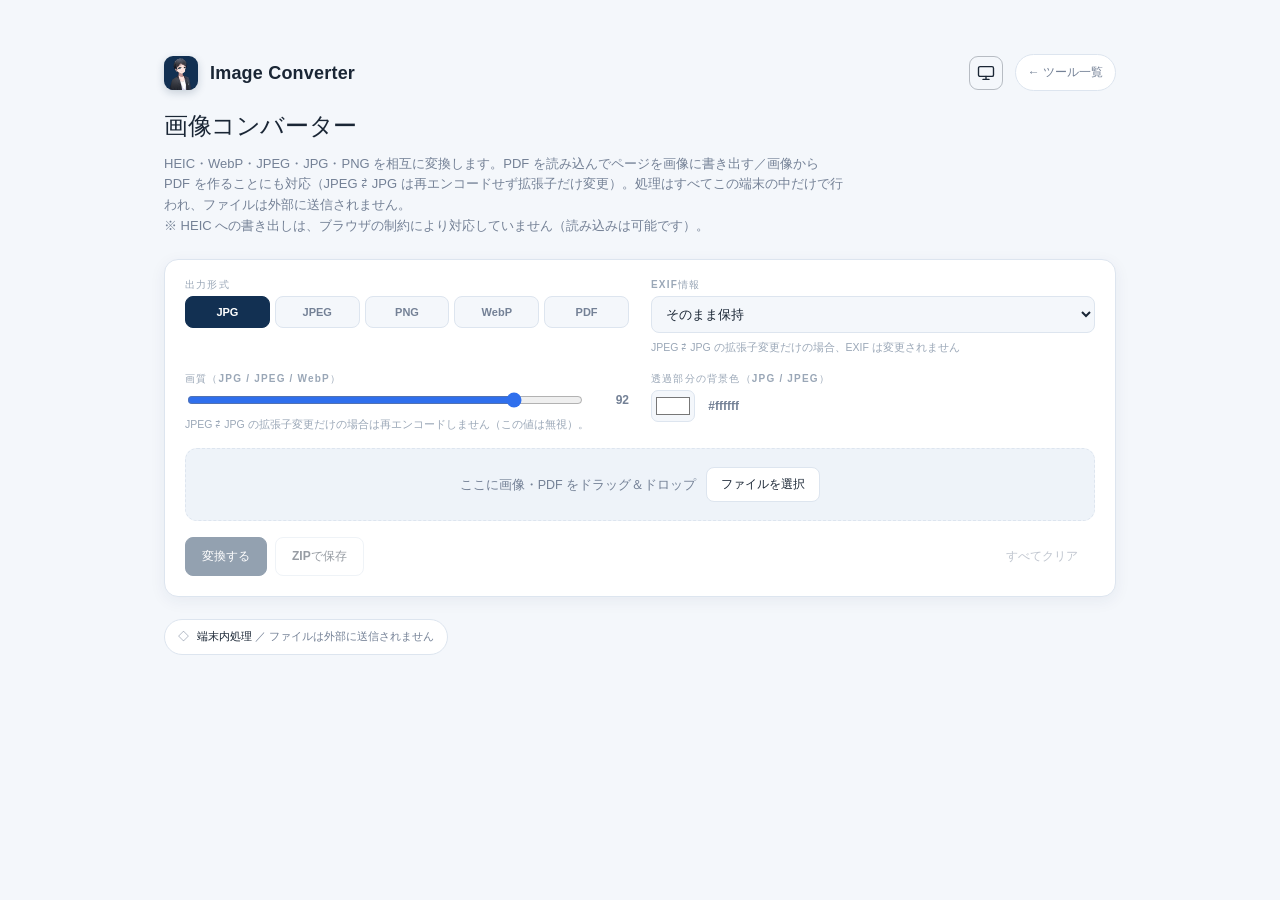
<file: ImageConverter/index.html>
<!doctype html>
<html lang="ja">
<head>
  <meta charset="UTF-8">
  <meta name="viewport" content="width=device-width,initial-scale=1">
  <meta name="theme-color" content="#f4f7fb">
  <title>Image Converter | ローカル画像・PDF変換</title>
  <link rel="icon" sizes="32x32" href="../assets/icon-32.png">
  <link rel="icon" sizes="256x256" href="../assets/icon.png">
  <link rel="apple-touch-icon" href="../assets/icon.png">
  <link rel="stylesheet" href="../assets/common.css">
  <script src="../assets/theme.js"></script>
  <style>
    body{min-height:100vh}
    .wrap{max-width:1000px; margin:0 auto; padding:40px 24px 80px}

    header.site{position:sticky; top:0; z-index:50; display:flex; align-items:center; gap:12px;
      padding:14px 0 16px; background:var(--bg)}
    .mark{width:34px; height:34px; border-radius:9px; object-fit:cover; display:block;
      background:var(--navy); box-shadow:0 3px 9px #12305233}
    header.site strong{font:700 18px/1 var(--font-head); letter-spacing:.2px}
    .back{display:inline-flex; align-items:center; gap:6px; padding:8px 12px;
      border:1px solid var(--line); border-radius:999px; background:var(--paper);
      color:var(--muted); font-size:12px; text-decoration:none}
    .back:hover{border-color:var(--blue); color:var(--blue)}

    .hero{margin-bottom:22px}
    .hero h1{margin:0 0 8px; font-size:24px; letter-spacing:-.4px}
    .hero p{margin:0; max-width:680px; color:var(--muted); font-size:13px}

    .card{padding:20px; border:1px solid var(--line); border-radius:14px; background:var(--paper);
      box-shadow:0 4px 16px #1c355910}

    /* オプション（2列固定。項目が消えても上段の幅は変わらない） */
    .opts{display:grid; grid-template-columns:1fr 1fr; gap:18px 22px}
    @media (max-width:640px){ .opts{grid-template-columns:1fr} }
    .fld{display:block; min-width:0}
    .fld > span{display:block; margin-bottom:6px; color:var(--faint);
      font:700 10px/1 var(--font-head); letter-spacing:1.2px}
    .seg{display:flex; gap:5px}
    .seg button{flex:1; padding:9px 3px; border:1px solid var(--line); border-radius:8px;
      background:var(--bg); color:var(--muted); font:700 11px var(--font-head); cursor:pointer}
    .seg button:hover{border-color:var(--blue); color:var(--blue)}
    .seg button.active{background:var(--navy); border-color:var(--navy); color:#fff}
    .row-inline{display:flex; align-items:center; gap:10px}
    input[type=range]{flex:1; accent-color:var(--blue)}
    input[type=color]{width:44px; height:32px; padding:2px; border:1px solid var(--line);
      border-radius:7px; background:var(--bg); cursor:pointer; flex:0 0 auto}
    select{width:100%; padding:9px 10px; border:1px solid var(--line); border-radius:8px;
      font:inherit; font-size:13px; background:var(--bg); color:var(--ink)}
    select:focus, input:focus{outline:2px solid var(--blue); outline-offset:1px; border-color:var(--blue)}
    output.qv{font:600 12px/1 var(--font-head); color:var(--muted); min-width:34px; text-align:right}
    .hint{margin:6px 0 0; font-size:10.5px; color:var(--faint)}
    .chk{display:flex; align-items:flex-start; gap:8px; color:var(--muted);
      font-size:12.5px; line-height:1.5; cursor:pointer}
    .chk input{width:16px; height:16px; margin-top:1px; accent-color:var(--blue); flex:0 0 auto}

    /* ドロップ / 追加 */
    .drop{margin-top:16px; display:flex; align-items:center; justify-content:center; gap:10px;
      padding:18px; border:1px dashed var(--line); border-radius:12px; background:var(--soft);
      color:var(--muted); font-size:12.5px; text-align:center; transition:.15s}
    .drop.drag{border-color:var(--blue); background:color-mix(in srgb, var(--blue) 10%, var(--paper)); color:var(--blue)}
    .drop button{padding:8px 14px; border:1px solid var(--line); border-radius:8px; background:var(--paper);
      color:var(--ink); font:700 12px var(--font-head); cursor:pointer}
    .drop button:hover{border-color:var(--blue); color:var(--blue)}

    /* ファイル一覧 */
    .list{list-style:none; margin:16px 0 0; padding:0; display:flex; flex-direction:column; gap:8px}
    .list:empty{display:none}
    .item{display:flex; align-items:center; gap:12px; padding:10px 12px; border:1px solid var(--line);
      border-radius:10px; background:var(--paper)}
    .item .thumb{width:44px; height:44px; flex:0 0 auto; border-radius:7px; object-fit:cover;
      background:var(--soft)}
    .item .meta{flex:1; min-width:0}
    .item .fname{display:block; font-weight:500; font-size:12.5px; white-space:nowrap;
      overflow:hidden; text-overflow:ellipsis}
    .item .sub{display:block; margin-top:2px; color:var(--faint); font-size:10.5px}
    .item .sub b{color:var(--muted); font-weight:700}
    .item .note{display:block; margin-top:2px; color:var(--warn); font-size:10px}
    .item .note:empty{display:none}
    .status{flex:0 0 auto; padding:3px 9px; border-radius:999px;
      font:700 10px/1 var(--font-head); letter-spacing:.3px}
    .status.waiting{color:var(--muted); background:var(--soft)}
    .status.working{color:var(--blue); background:color-mix(in srgb, var(--blue) 14%, var(--paper))}
    .status.done{color:var(--ok); background:var(--ok-bg)}
    .status.error{color:var(--ng); background:var(--ng-bg)}
    .icon-btn{flex:0 0 auto; width:30px; height:30px; display:grid; place-items:center;
      border:1px solid var(--line); border-radius:7px; background:var(--paper);
      color:var(--muted); font-size:14px; cursor:pointer}
    .icon-btn:hover:not(:disabled){border-color:var(--blue); color:var(--blue)}
    .icon-btn:disabled{opacity:.35; cursor:default}

    /* アクション */
    .actions{display:flex; flex-wrap:wrap; gap:8px; margin-top:16px}
    .actions .sp{flex:1}
    button.btn{padding:10px 16px; border:1px solid var(--line); border-radius:8px;
      background:var(--paper); color:var(--ink); font:700 12px var(--font-head); cursor:pointer}
    button.btn:hover:not(:disabled){border-color:var(--blue); color:var(--blue)}
    button.btn.primary{background:var(--navy); color:#fff; border-color:var(--navy)}
    button.btn.primary:hover:not(:disabled){background:var(--blue); border-color:var(--blue); color:#fff}
    button.btn:disabled{opacity:.45; cursor:default}
    button.btn.link{border-color:transparent; background:transparent; color:var(--muted); font-weight:500}
    button.btn.link:hover:not(:disabled){color:var(--blue)}

    .privacy{display:inline-flex; align-items:center; gap:8px; margin-top:22px;
      padding:8px 13px; border:1px solid var(--line); border-radius:999px;
      background:var(--paper); color:var(--muted); font-size:11px}
    .privacy b{color:var(--ink)}

    .toast{position:fixed; left:50%; bottom:28px; transform:translateX(-50%) translateY(10px);
      padding:10px 16px; border-radius:8px; background:var(--navy); color:#fff; font-size:12px;
      opacity:0; pointer-events:none; transition:.2s; z-index:999; max-width:90vw}
    .toast.show{opacity:1; transform:translateX(-50%) translateY(0)}
    .toast.err{background:var(--ng)}
  </style>
</head>
<body>
  <div class="wrap">
    <header class="site">
      <img class="mark" src="../assets/icon.png" alt="">
      <strong>Image Converter</strong>
      <button data-yos-theme-toggle style="margin-left:auto"></button>
      <a class="back" href="../index.html">← ツール一覧</a>
    </header>

    <section class="hero">
      <h1>画像コンバーター</h1>
      <p>HEIC・WebP・JPEG・JPG・PNG を相互に変換します。PDF を読み込んでページを画像に書き出す／画像から PDF を作ることにも対応（JPEG ⇄ JPG は再エンコードせず拡張子だけ変更）。処理はすべてこの端末の中だけで行われ、ファイルは外部に送信されません。<br>※ HEIC への書き出しは、ブラウザの制約により対応していません（読み込みは可能です）。</p>
    </section>

    <div class="card">
      <div class="opts">
        <label class="fld">
          <span>出力形式</span>
          <div class="seg" id="fmtSeg">
            <button type="button" data-fmt="jpg">JPG</button>
            <button type="button" data-fmt="jpeg">JPEG</button>
            <button type="button" data-fmt="png">PNG</button>
            <button type="button" data-fmt="webp">WebP</button>
            <button type="button" data-fmt="pdf">PDF</button>
          </div>
        </label>

        <label class="fld" id="exifFld">
          <span>EXIF情報</span>
          <select id="exif">
            <option value="keep">そのまま保持</option>
            <option value="strip">削除</option>
            <option value="gps">GPS情報のみ削除</option>
          </select>
          <p class="hint" id="exifHint"></p>
        </label>

        <label class="fld" id="qualityFld">
          <span>画質（JPG / JPEG / WebP）</span>
          <div class="row-inline">
            <input type="range" id="quality" min="0.5" max="1" step="0.01" value="0.92">
            <output class="qv" id="qualityVal">92</output>
          </div>
          <p class="hint">JPEG ⇄ JPG の拡張子変更だけの場合は再エンコードしません（この値は無視）。</p>
        </label>

        <label class="fld" id="bgFld">
          <span>透過部分の背景色（JPG / JPEG）</span>
          <div class="row-inline">
            <input type="color" id="bg" value="#ffffff">
            <output class="qv" id="bgVal">#ffffff</output>
          </div>
        </label>

        <label class="fld" id="pdfScaleFld" hidden>
          <span>PDF→画像の解像度</span>
          <div class="row-inline">
            <input type="range" id="pdfScale" min="1" max="3" step="0.5" value="1">
            <output class="qv" id="pdfScaleVal">1.0×</output>
          </div>
          <p class="hint">読み込んだ PDF の1ページあたりの書き出し倍率です。</p>
        </label>

        <div class="fld" id="mergeFld" hidden>
          <span>PDFのまとめ方</span>
          <label class="chk"><input type="checkbox" id="mergePdf"> 複数の画像を1つのPDFにまとめる</label>
          <p class="hint">オフのときは画像ごとに個別の PDF を書き出します（複数は ZIP で保存）。</p>
        </div>
      </div>

      <div class="drop" id="drop">
        <span>ここに画像・PDF をドラッグ＆ドロップ</span>
        <button type="button" id="pick">ファイルを選択</button>
        <input type="file" id="file" accept="image/*,.heic,.heif,.HEIC,.HEIF,application/pdf,.pdf" multiple hidden>
      </div>

      <ul class="list" id="list"></ul>

      <div class="actions">
        <button class="btn primary" id="convert" disabled>変換する</button>
        <button class="btn" id="zip" disabled>ZIPで保存</button>
        <span class="sp"></span>
        <button class="btn link" id="clear" disabled>すべてクリア</button>
      </div>
    </div>

    <span class="privacy">◇ <span><b>端末内処理</b> ／ ファイルは外部に送信されません</span></span>
  </div>

  <div class="toast" id="toast"></div>

  <script src="lib/heic2any.min.js"></script>
  <script src="lib/piexif.js"></script>
  <script src="lib/jszip.min.js"></script>
  <script src="lib/pdf-lib.min.js"></script>
  <script src="lib/pdf.min.js"></script>
  <script>
  (function () {
    'use strict';
    var OPTS_KEY = 'yos.imageconv.opts.v1';
    var $ = function (id) { return document.getElementById(id); };

    if (window.pdfjsLib) pdfjsLib.GlobalWorkerOptions.workerSrc = 'lib/pdf.worker.min.js';
    var PDFDoc = (window.PDFLib && PDFLib.PDFDocument) || null;

    var els = {
      fmtSeg: $('fmtSeg'), quality: $('quality'), qualityVal: $('qualityVal'), qualityFld: $('qualityFld'),
      bg: $('bg'), bgVal: $('bgVal'), bgFld: $('bgFld'),
      exif: $('exif'), exifHint: $('exifHint'), exifFld: $('exifFld'),
      pdfScale: $('pdfScale'), pdfScaleVal: $('pdfScaleVal'), pdfScaleFld: $('pdfScaleFld'),
      mergePdf: $('mergePdf'), mergeFld: $('mergeFld'),
      drop: $('drop'), pick: $('pick'), file: $('file'), list: $('list'),
      convert: $('convert'), zip: $('zip'), clear: $('clear'), toast: $('toast')
    };

    var state = { fmt: 'jpg', items: [], seq: 0, merged: null };
    var pdfDocs = new Map(); // pdfId -> pdfjs ドキュメントの Promise
    var toastTimer = null;
    function toast(msg, isErr) {
      els.toast.textContent = msg;
      els.toast.classList.toggle('err', !!isErr);
      els.toast.classList.add('show');
      clearTimeout(toastTimer);
      toastTimer = setTimeout(function () { els.toast.classList.remove('show'); }, 2200);
    }

    /* ---------- ユーティリティ ---------- */
    function fmtBytes(n) {
      if (n == null) return '—';
      if (n < 1024) return n + ' B';
      if (n < 1024 * 1024) return (n / 1024).toFixed(n < 10240 ? 1 : 0) + ' KB';
      return (n / 1048576).toFixed(2) + ' MB';
    }
    function baseName(name) { return name.replace(/\.[^.\/\\]+$/, ''); }
    function extFor(fmt) { return { jpg: '.jpg', jpeg: '.jpeg', png: '.png', webp: '.webp', pdf: '.pdf' }[fmt] || '.jpg'; }
    function outMime(fmt) { return fmt === 'png' ? 'image/png' : fmt === 'webp' ? 'image/webp' : 'image/jpeg'; }
    var LOSSY = { jpg: 1, jpeg: 1, webp: 1 };   // 画質スライダーが効く出力
    var NEEDS_BG = { jpg: 1, jpeg: 1 };         // 透過をつぶす背景色が要る出力

    function readHead(file, n) {
      return new Promise(function (res) {
        var r = new FileReader();
        r.onload = function () { res(new Uint8Array(r.result)); };
        r.onerror = function () { res(new Uint8Array(0)); };
        r.readAsArrayBuffer(file.slice(0, n));
      });
    }
    function readArrayBuffer(blob) {
      return new Promise(function (res, rej) {
        var r = new FileReader();
        r.onload = function () { res(r.result); };
        r.onerror = function () { rej(r.error); };
        r.readAsArrayBuffer(blob);
      });
    }
    function blobToDataURL(blob) {
      return new Promise(function (res, rej) {
        var r = new FileReader();
        r.onload = function () { res(r.result); };
        r.onerror = function () { rej(r.error); };
        r.readAsDataURL(blob);
      });
    }
    function ab2bstr(buf) {
      var b = (buf instanceof Uint8Array) ? buf : new Uint8Array(buf), s = '', CH = 0x8000;
      for (var i = 0; i < b.length; i += CH) s += String.fromCharCode.apply(null, b.subarray(i, i + CH));
      return s;
    }
    function dataURLToBlob(url) {
      var parts = url.split(','), mime = /:(.*?);/.exec(parts[0])[1];
      var bin = atob(parts[1]), u8 = new Uint8Array(bin.length);
      for (var i = 0; i < bin.length; i++) u8[i] = bin.charCodeAt(i);
      return new Blob([u8], { type: mime });
    }

    async function sniffFormat(file) {
      var h = await readHead(file, 32);
      var a = function (i) { return h[i]; };
      var str = function (i, len) {
        var s = ''; for (var k = 0; k < len; k++) s += String.fromCharCode(h[i + k] || 0); return s;
      };
      if (str(0, 4) === '%PDF') return 'pdf';
      if (a(0) === 0xFF && a(1) === 0xD8 && a(2) === 0xFF) return 'jpeg';
      if (a(0) === 0x89 && a(1) === 0x50 && a(2) === 0x4E && a(3) === 0x47) return 'png';
      if (str(0, 4) === 'RIFF' && str(8, 4) === 'WEBP') return 'webp';
      if (str(4, 4) === 'ftyp') {
        var brand = str(8, 4);
        if (/^(heic|heix|heim|heis|hevc|hevx|hevm|hevs|mif1|msf1|heif)$/.test(brand)) return 'heic';
      }
      // 拡張子フォールバック
      var m = /\.(\w+)$/.exec(file.name.toLowerCase());
      var ext = m ? m[1] : '';
      if (ext === 'pdf') return 'pdf';
      if (ext === 'heic' || ext === 'heif') return 'heic';
      if (ext === 'webp') return 'webp';
      if (ext === 'png') return 'png';
      if (ext === 'jpg' || ext === 'jpeg') return 'jpeg';
      return 'unknown';
    }
    var LABEL = { jpeg: 'JPEG', png: 'PNG', webp: 'WebP', heic: 'HEIC', pdf: 'PDF', unknown: '不明' };

    /* ---------- HEIC から EXIF を取り出す（ベストエフォート） ---------- */
    function u32(dv, p) { return dv.getUint32(p, false); }
    function box4(dv, p) { return String.fromCharCode(dv.getUint8(p), dv.getUint8(p + 1), dv.getUint8(p + 2), dv.getUint8(p + 3)); }

    function findBox(dv, start, end, type) {
      var p = start;
      while (p + 8 <= end) {
        var size = u32(dv, p);
        var t = box4(dv, p + 4);
        var hdr = 8;
        if (size === 1) { // 64bit size
          size = u32(dv, p + 8) * 4294967296 + u32(dv, p + 12);
          hdr = 16;
        } else if (size === 0) {
          size = end - p;
        }
        if (t === type) return { start: p, end: p + size, dataStart: p + hdr };
        if (size < 8) break;
        p += size;
      }
      return null;
    }

    // HEIC(ISOBMFF) を軽くパースして Exif アイテムの TIFF ブロックを返す（見つからなければ null）
    function extractHeicExif(buf) {
      try {
        var dv = new DataView(buf);
        var meta = findBox(dv, 0, dv.byteLength, 'meta');
        if (!meta) return null;
        var childStart = meta.dataStart + 4; // meta は FullBox（version/flags 4byte）
        // iinf: item_type が 'Exif' の item_ID を得る
        var iinf = findBox(dv, childStart, meta.end, 'iinf');
        if (!iinf) return null;
        var exifItemId = null;
        // iinf は FullBox：version(1)+flags(3)、続いて entry_count（v0:16bit / v1+:32bit）
        var iinfVer = dv.getUint8(iinf.dataStart);
        var q = iinf.dataStart + 4;
        var count = iinfVer === 0 ? dv.getUint16(q, false) : dv.getUint32(q, false);
        q += iinfVer === 0 ? 2 : 4;
        for (var i = 0; i < count && q + 8 <= iinf.end; i++) {
          var isize = u32(dv, q);
          var itype = box4(dv, q + 4);
          if (itype === 'infe') {
            // infe v2: version(1)+flags(3), item_ID(16), protection_index(16), item_type(4 chars)
            var itemId = dv.getUint16(q + 12, false);
            var it = box4(dv, q + 16);
            if (it === 'Exif') exifItemId = itemId;
          }
          if (isize < 8) break;
          q += isize;
        }
        if (exifItemId == null) return null;

        // iloc: item の file offset / length
        var iloc = findBox(dv, childStart, meta.end, 'iloc');
        if (!iloc) return null;
        var lp = iloc.dataStart;
        var lver = dv.getUint8(lp);
        lp += 4;
        var b1 = dv.getUint8(lp), b2 = dv.getUint8(lp + 1);
        var offsetSize = b1 >> 4, lengthSize = b1 & 0xf;
        var baseOffsetSize = b2 >> 4, indexSize = b2 & 0xf;
        lp += 2;
        var itemCount = (lver < 2) ? dv.getUint16(lp, false) : dv.getUint32(lp, false);
        lp += (lver < 2) ? 2 : 4;
        function readInt(size) {
          var v = 0;
          for (var k = 0; k < size; k++) v = v * 256 + dv.getUint8(lp + k);
          lp += size;
          return v;
        }
        for (var j = 0; j < itemCount; j++) {
          var itId = (lver < 2) ? dv.getUint16(lp, false) : dv.getUint32(lp, false);
          lp += (lver < 2) ? 2 : 4;
          if (lver === 1 || lver === 2) lp += 2; // construction_method
          lp += 2; // data_reference_index
          var baseOffset = readInt(baseOffsetSize);
          var extentCount = dv.getUint16(lp, false); lp += 2;
          var gotOff = null, gotLen = null;
          for (var e = 0; e < extentCount; e++) {
            if (indexSize) lp += indexSize;
            var extOff = readInt(offsetSize);
            var extLen = readInt(lengthSize);
            if (e === 0) { gotOff = baseOffset + extOff; gotLen = extLen; }
          }
          if (itId === exifItemId && gotOff != null) {
            var payload = new DataView(buf, gotOff, gotLen);
            // Exif item: 先頭 4byte = TIFF ヘッダーまでのオフセット
            var tiffOffset = payload.getUint32(0, false);
            var tiffStart = gotOff + 4 + tiffOffset;
            var tiffLen = gotLen - 4 - tiffOffset;
            if (tiffLen <= 8) return null;
            return new Uint8Array(buf, tiffStart, tiffLen);
          }
        }
        return null;
      } catch (e) {
        return null;
      }
    }

    // 中身が空の最小 JPEG（piexif で EXIF を出し入れするための土台）
    var MIN_JPEG = '[data-uri]';

    // HEIC 由来の TIFF(Uint8Array) から piexif の exifObj を得る
    function tiffToExifObj(tiff) {
      try {
        var merged = piexif.insert('Exif\x00\x00' + ab2bstr(tiff), MIN_JPEG);
        return piexif.load(merged);
      } catch (e) {
        return null;
      }
    }

    /* ---------- item ---------- */
    function makeItem(file, srcFormat, extra) {
      var it = {
        id: ++state.seq, file: file, srcFormat: srcFormat, srcSize: file.size,
        status: 'waiting', note: '', outBlob: null, outName: '', outSize: null, url: null, thumbUrl: null,
        pdfId: null, pdfPage: 0, pdfLabel: ''
      };
      if (extra) for (var k in extra) it[k] = extra[k];
      return it;
    }

    /* ---------- キャンバス / デコード ---------- */
    async function decodeToCanvas(blob, orient) {
      var bmp;
      try {
        bmp = await createImageBitmap(blob, orient ? { imageOrientation: 'from-image' } : undefined);
      } catch (e) {
        bmp = await createImageBitmap(blob);
      }
      var cv = document.createElement('canvas');
      cv.width = bmp.width; cv.height = bmp.height;
      return { bmp: bmp, cv: cv };
    }

    function canvasToBlob(cv, mime, quality) {
      return new Promise(function (res, rej) {
        cv.toBlob(function (b) { b ? res(b) : rej(new Error('toBlob failed')); }, mime, quality);
      });
    }

    function ensureFormat(blob, fmt) {
      if (fmt === 'webp' && blob && blob.type && blob.type !== 'image/webp') {
        throw new Error('このブラウザは WebP の書き出しに対応していません');
      }
    }

    /* ---------- PDF ---------- */
    function getPdfDoc(id) { return pdfDocs.get(id); }

    async function renderPdfPageToCanvas(it, scale, bgColor) {
      if (!window.pdfjsLib) throw new Error('PDFライブラリを読み込めませんでした');
      var doc = await getPdfDoc(it.pdfId);
      if (!doc) throw new Error('PDFを読み込めませんでした');
      var page = await doc.getPage(it.pdfPage);
      var vp = page.getViewport({ scale: scale });
      var cv = document.createElement('canvas');
      cv.width = Math.max(1, Math.ceil(vp.width));
      cv.height = Math.max(1, Math.ceil(vp.height));
      var ctx = cv.getContext('2d');
      if (bgColor) { ctx.fillStyle = bgColor; ctx.fillRect(0, 0, cv.width, cv.height); }
      await page.render({ canvasContext: ctx, viewport: vp }).promise;
      return cv;
    }

    // 画像 item → pdf-lib で埋め込めるバイト列（jpeg / png）
    async function imageEmbedBytes(it) {
      if (it.srcFormat === 'jpeg') return { bytes: new Uint8Array(await readArrayBuffer(it.file)), mime: 'image/jpeg' };
      if (it.srcFormat === 'png') return { bytes: new Uint8Array(await readArrayBuffer(it.file)), mime: 'image/png' };
      return { bytes: await rasterToPngBytes(it), mime: 'image/png' };
    }
    // WebP / HEIC などを canvas 経由で PNG バイト列に
    async function rasterToPngBytes(it) {
      var srcBlob = it.file;
      if (it.srcFormat === 'heic') {
        if (typeof heic2any !== 'function') throw new Error('HEICライブラリを読み込めませんでした');
        srcBlob = await heic2any({ blob: it.file, toType: 'image/png' });
        if (Array.isArray(srcBlob)) srcBlob = srcBlob[0];
      }
      var d = await decodeToCanvas(srcBlob, true);
      d.cv.getContext('2d').drawImage(d.bmp, 0, 0);
      if (d.bmp.close) d.bmp.close();
      var b = await canvasToBlob(d.cv, 'image/png');
      return new Uint8Array(await readArrayBuffer(b));
    }

    async function embedImage(doc, it) {
      var emb = await imageEmbedBytes(it);
      try {
        return emb.mime === 'image/png' ? await doc.embedPng(emb.bytes) : await doc.embedJpg(emb.bytes);
      } catch (e) {
        // CMYK / プログレッシブ JPEG など pdf-lib が扱えない画像は canvas 経由で作り直す
        return await doc.embedPng(await rasterToPngBytes(it));
      }
    }

    /* ---------- 変換（1件） ---------- */
    async function convertOne(it, opts) {
      var outFmt = opts.fmt;

      // ===== 出力: PDF（画像 → 1ページ PDF） =====
      if (outFmt === 'pdf') {
        if (it.srcFormat === 'pdf') throw new Error('PDF→PDF は対象外です（PDF Craft をご利用ください）');
        if (!PDFDoc) throw new Error('PDFライブラリを読み込めませんでした');
        var doc = await PDFDoc.create();
        var img = await embedImage(doc, it);
        var pg = doc.addPage([img.width, img.height]);
        pg.drawImage(img, { x: 0, y: 0, width: img.width, height: img.height });
        var outBytes = await doc.save();
        return { blob: new Blob([outBytes], { type: 'application/pdf' }), name: baseName(it.file.name) + '.pdf' };
      }

      // ===== 出力: 画像形式 =====
      var wantJpeg = (outFmt === 'jpg' || outFmt === 'jpeg');
      var needsBg = !!NEEDS_BG[outFmt];
      var lossy = !!LOSSY[outFmt];
      var mime = outMime(outFmt);
      var outName = baseName(it.file.name) + extFor(outFmt);

      // 入力: PDF ページ → 画像
      if (it.srcFormat === 'pdf') {
        var cv = await renderPdfPageToCanvas(it, opts.pdfScale, needsBg ? opts.bg : null);
        var pb = await canvasToBlob(cv, mime, lossy ? opts.quality : undefined);
        ensureFormat(pb, outFmt);
        return { blob: pb, name: baseName(it.file.name) + '_p' + it.pdfPage + extFor(outFmt) };
      }

      // 実JPEG → JPG/JPEG：再エンコードなし（拡張子のみ変更）
      if (it.srcFormat === 'jpeg' && wantJpeg) {
        var blob = it.file;
        if (opts.exif === 'strip') {
          var du = await blobToDataURL(it.file);
          blob = dataURLToBlob(piexif.remove(du));
        } else if (opts.exif === 'gps') {
          var du2 = await blobToDataURL(it.file);
          try {
            var obj = piexif.load(du2);
            obj.GPS = {};
            blob = dataURLToBlob(piexif.insert(piexif.dump(obj), piexif.remove(du2)));
          } catch (e) { blob = it.file; it.note = 'EXIF: GPS削除に失敗（元のまま）'; }
        }
        return { blob: new Blob([blob], { type: 'image/jpeg' }), name: outName };
      }

      // 同一形式：中身はそのままで拡張子（名前）だけ整えて返す
      if (it.srcFormat === 'png' && outFmt === 'png') {
        return { blob: new Blob([it.file], { type: 'image/png' }), name: outName };
      }
      if (it.srcFormat === 'webp' && outFmt === 'webp') {
        return { blob: new Blob([it.file], { type: 'image/webp' }), name: outName };
      }

      // HEIC → 画像
      if (it.srcFormat === 'heic') {
        if (typeof heic2any !== 'function') throw new Error('HEICライブラリを読み込めませんでした');
        var srcExifObj = null;
        if (wantJpeg && opts.exif !== 'strip') {
          try {
            var ab = await readArrayBuffer(it.file);
            var tiff = extractHeicExif(ab);
            if (tiff) srcExifObj = tiffToExifObj(tiff);
          } catch (e) { /* noop */ }
          if (!srcExifObj) it.note = 'EXIF: 取得できませんでした';
        }
        // heic2any は webp 出力に非対応 → いったん PNG にしてから canvas で変換
        var heicType = wantJpeg ? 'image/jpeg' : 'image/png';
        var heicBlob = await heic2any({ blob: it.file, toType: heicType, quality: wantJpeg ? opts.quality : undefined });
        if (Array.isArray(heicBlob)) heicBlob = heicBlob[0];

        if (outFmt === 'webp') {
          var dw = await decodeToCanvas(heicBlob, false);
          dw.cv.getContext('2d').drawImage(dw.bmp, 0, 0);
          if (dw.bmp.close) dw.bmp.close();
          var wb = await canvasToBlob(dw.cv, 'image/webp', opts.quality);
          ensureFormat(wb, 'webp');
          return { blob: wb, name: outName };
        }

        var outBlob = heicBlob;
        if (wantJpeg && srcExifObj) {
          try {
            srcExifObj['0th'] = srcExifObj['0th'] || {};
            srcExifObj['0th'][piexif.ImageIFD.Orientation] = 1; // heic2any が回転済みのため
            if (opts.exif === 'gps') srcExifObj.GPS = {};
            var du3 = await blobToDataURL(heicBlob);
            outBlob = dataURLToBlob(piexif.insert(piexif.dump(srcExifObj), du3));
          } catch (e) { /* EXIFなしで続行 */ }
        }
        return { blob: outBlob, name: outName };
      }

      // WebP / PNG（および拡張子詐称でここに来た画像）→ canvas 経由
      var d = await decodeToCanvas(it.file, true);
      var ctx = d.cv.getContext('2d');
      if (needsBg) { ctx.fillStyle = opts.bg; ctx.fillRect(0, 0, d.cv.width, d.cv.height); }
      ctx.drawImage(d.bmp, 0, 0);
      if (d.bmp.close) d.bmp.close();
      var cvBlob = await canvasToBlob(d.cv, mime, lossy ? opts.quality : undefined);
      ensureFormat(cvBlob, outFmt);
      return { blob: cvBlob, name: outName };
    }

    /* ---------- 変換（実行） ---------- */
    async function runConvert() {
      var opts = readOpts();
      setBusy(true);

      if (opts.fmt === 'pdf' && opts.merge) {
        await runMerge(opts);
        setBusy(false);
        updateActions();
        return;
      }
      state.merged = null;

      var okCount = 0;
      for (var i = 0; i < state.items.length; i++) {
        var it = state.items[i];
        if (it.status === 'done' && it.outBlob) { okCount++; continue; }
        it.status = 'working'; it.note = ''; renderRow(it);
        try {
          var r = await convertOne(it, opts);
          it.outBlob = r.blob;
          it.outName = r.name;
          it.outSize = r.blob.size;
          if (it.url) URL.revokeObjectURL(it.url);
          it.url = URL.createObjectURL(r.blob);
          if (!it.thumbUrl && r.blob.type === 'image/jpeg') it.thumbUrl = it.url; // HEIC など
          it.status = 'done';
          okCount++;
        } catch (e) {
          it.status = 'error';
          it.note = (e && e.message) ? e.message : '変換に失敗しました';
        }
        renderRow(it);
      }
      setBusy(false);
      updateActions();
      if (okCount) toast(okCount + ' 件を変換しました');
      else toast('変換に失敗しました', true);
    }

    // 画像をまとめて 1 つの PDF に
    async function runMerge(opts) {
      if (!PDFDoc) { toast('PDFライブラリを読み込めませんでした', true); return; }
      var imgs = state.items.filter(function (x) { return x.srcFormat !== 'pdf'; });
      var pdfs = state.items.filter(function (x) { return x.srcFormat === 'pdf'; });
      pdfs.forEach(function (it) { it.status = 'error'; it.note = 'PDF→PDF は対象外です'; renderRow(it); });
      if (!imgs.length) { state.merged = null; toast('まとめる画像がありません', true); return; }
      imgs.forEach(function (it) { it.status = 'working'; it.note = ''; renderRow(it); });
      try {
        var doc = await PDFDoc.create();
        for (var i = 0; i < imgs.length; i++) {
          var it = imgs[i];
          var img = await embedImage(doc, it);
          var pg = doc.addPage([img.width, img.height]);
          pg.drawImage(img, { x: 0, y: 0, width: img.width, height: img.height });
          it.status = 'done'; it.note = 'まとめPDFに追加'; it.outBlob = null; it.outSize = null;
          if (it.url) { URL.revokeObjectURL(it.url); it.url = null; }
          renderRow(it);
        }
        var outBytes = await doc.save();
        var name = stampName('images', '.pdf');
        state.merged = { blob: new Blob([outBytes], { type: 'application/pdf' }), name: name };
        imgs.forEach(function (it) { it.outName = name; renderRow(it); });
        toast(imgs.length + ' 枚を1つのPDFにまとめました');
      } catch (e) {
        imgs.forEach(function (it) { it.status = 'error'; it.note = (e && e.message) || 'PDF作成に失敗しました'; renderRow(it); });
        state.merged = null;
        toast('PDFの作成に失敗しました', true);
      }
    }

    function hasSaveable() {
      return !!state.merged || state.items.some(function (x) { return x.status === 'done' && x.outBlob; });
    }

    function setBusy(b) {
      els.convert.disabled = b || !state.items.length;
      els.clear.disabled = b || !state.items.length;
      els.zip.disabled = b || !hasSaveable();
      els.pick.disabled = b;
      els.convert.textContent = b ? '変換中…' : '変換する';
    }

    /* ---------- ダウンロード ---------- */
    function triggerDownload(blob, name) {
      var url = URL.createObjectURL(blob);
      var a = document.createElement('a');
      a.href = url; a.download = name;
      document.body.appendChild(a); a.click(); a.remove();
      setTimeout(function () { URL.revokeObjectURL(url); }, 1000);
    }

    function stampName(prefix, ext) {
      var d = new Date(), p = function (n) { return (n < 10 ? '0' : '') + n; };
      return prefix + '_' + d.getFullYear() + p(d.getMonth() + 1) + p(d.getDate()) + '_' + p(d.getHours()) + p(d.getMinutes()) + ext;
    }

    function dedupeNames(items) {
      var seen = Object.create(null), out = [];
      items.forEach(function (it) {
        var name = it.outName, base = name.replace(/\.[^.]+$/, ''), ext = name.slice(base.length), n = 1, cand = name;
        while (seen[cand]) cand = base + ' (' + (++n) + ')' + ext;
        seen[cand] = true; out.push(cand);
      });
      return out;
    }

    async function saveZip() {
      var done = state.items.filter(function (x) { return x.status === 'done' && x.outBlob; });
      if (!done.length) return;
      els.zip.disabled = true;
      var zip = new JSZip();
      var names = dedupeNames(done);
      done.forEach(function (it, i) { zip.file(names[i], it.outBlob); });
      try {
        var blob = await zip.generateAsync({ type: 'blob' });
        triggerDownload(blob, stampName('images', '.zip'));
      } catch (e) {
        toast('ZIPの作成に失敗しました', true);
      }
      els.zip.disabled = false;
    }

    /* ---------- 描画 ---------- */
    function rowEl(it) { return els.list.querySelector('[data-id="' + it.id + '"]'); }

    function renderRow(it) {
      var li = rowEl(it);
      if (!li) {
        li = document.createElement('li');
        li.className = 'item';
        li.dataset.id = it.id;
        li.innerHTML =
          '<img class="thumb" alt="">' +
          '<div class="meta"><b class="fname"></b><small class="sub"></small><small class="note"></small></div>' +
          '<span class="status"></span>' +
          '<button class="icon-btn dl" title="保存" disabled>↓</button>' +
          '<button class="icon-btn rm" title="削除">✕</button>';
        els.list.appendChild(li);
        li.querySelector('.rm').addEventListener('click', function () { removeItem(it.id); });
        li.querySelector('.dl').addEventListener('click', function () {
          if (it.outBlob) triggerDownload(it.outBlob, it.outName);
          else if (state.merged) triggerDownload(state.merged.blob, state.merged.name);
        });
      }
      var thumb = li.querySelector('.thumb');
      if (it.thumbUrl && thumb.src !== it.thumbUrl) thumb.src = it.thumbUrl;
      li.querySelector('.fname').textContent = it.srcFormat === 'pdf'
        ? (it.file.name + ' — ' + it.pdfLabel)
        : it.file.name;
      var srcTxt = it.srcFormat === 'pdf' ? ('PDF p.' + it.pdfPage) : LABEL[it.srcFormat];
      var outLabel = state.fmt.toUpperCase();
      var sizeTxt = it.outSize != null
        ? '<b>' + fmtBytes(it.srcSize) + '</b> → <b>' + fmtBytes(it.outSize) + '</b>'
        : '<b>' + fmtBytes(it.srcSize) + '</b>';
      li.querySelector('.sub').innerHTML = srcTxt + ' → ' + outLabel + ' ・ ' + sizeTxt;
      li.querySelector('.note').textContent = it.note || '';
      var st = li.querySelector('.status');
      st.className = 'status ' + it.status;
      st.textContent = { waiting: '待機', working: '変換中', done: '完了', error: 'エラー' }[it.status];
      li.querySelector('.dl').disabled = it.status !== 'done';
    }

    function renderAll() { state.items.forEach(renderRow); updateActions(); }

    function updateActions() {
      var n = state.items.length;
      els.convert.disabled = !n;
      els.clear.disabled = !n;
      els.zip.disabled = !hasSaveable();
      els.zip.textContent = state.merged ? 'PDFを保存' : 'ZIPで保存';
    }

    // 出力条件が変わったら変換済みを破棄（再変換が必要）
    function invalidateDone() {
      var changed = false;
      state.items.forEach(function (it) {
        if (it.status === 'done') {
          it.status = 'waiting'; it.note = ''; it.outBlob = null; it.outSize = null;
          if (it.url) { URL.revokeObjectURL(it.url); it.url = null; }
          renderRow(it); changed = true;
        }
      });
      if (state.merged) { state.merged = null; changed = true; }
      if (changed) updateActions();
    }

    function cleanupPdf(it) {
      if (it.srcFormat !== 'pdf' || !it.pdfId) return;
      var stillUsed = state.items.some(function (x) { return x.pdfId === it.pdfId; });
      if (!stillUsed && pdfDocs.has(it.pdfId)) {
        var pr = pdfDocs.get(it.pdfId);
        pdfDocs.delete(it.pdfId);
        pr.then(function (d) { try { d.destroy(); } catch (e) {} }).catch(function () {});
      }
    }

    function removeItem(id) {
      var idx = state.items.findIndex(function (x) { return x.id === id; });
      if (idx < 0) return;
      var it = state.items[idx];
      if (it.url) URL.revokeObjectURL(it.url);
      if (it.thumbUrl && it.thumbUrl.slice(0, 5) === 'blob:') URL.revokeObjectURL(it.thumbUrl);
      state.items.splice(idx, 1);
      var li = rowEl(it); if (li) li.remove();
      cleanupPdf(it);
      state.merged = null;
      updateActions();
      syncFieldVisibility();
    }

    function clearAll() {
      state.items.forEach(function (it) {
        if (it.url) URL.revokeObjectURL(it.url);
        if (it.thumbUrl && it.thumbUrl.slice(0, 5) === 'blob:') URL.revokeObjectURL(it.thumbUrl);
      });
      pdfDocs.forEach(function (pr) { pr.then(function (d) { try { d.destroy(); } catch (e) {} }).catch(function () {}); });
      pdfDocs.clear();
      state.items = [];
      state.merged = null;
      els.list.innerHTML = '';
      updateActions();
      syncFieldVisibility();
    }

    /* ---------- ファイル追加 ---------- */
    async function addFiles(fileList) {
      var arr = Array.prototype.slice.call(fileList).filter(function (f) { return f && f.size >= 0; });
      for (var i = 0; i < arr.length; i++) {
        var f = arr[i];
        var fmt = await sniffFormat(f);
        if (fmt === 'unknown') { toast('未対応の形式です: ' + f.name, true); continue; }
        if (fmt === 'pdf') { await addPdf(f); continue; }
        var it = makeItem(f, fmt);
        state.items.push(it);
        renderRow(it);
        makeThumb(it);
      }
      updateActions();
      syncFieldVisibility();
    }

    async function addPdf(file) {
      if (!window.pdfjsLib) { toast('PDFライブラリを読み込めませんでした: ' + file.name, true); return; }
      try {
        var buf = await readArrayBuffer(file);
        var docPromise = pdfjsLib.getDocument({ data: new Uint8Array(buf) }).promise;
        var pdfId = 'pdf_' + (++state.seq);
        pdfDocs.set(pdfId, docPromise);
        var doc = await docPromise;
        var n = doc.numPages;
        for (var p = 1; p <= n; p++) {
          var it = makeItem(file, 'pdf', { pdfId: pdfId, pdfPage: p, pdfLabel: 'p.' + p + ' / ' + n });
          state.items.push(it);
          renderRow(it);
          makeThumb(it);
        }
      } catch (e) {
        toast('PDFを読み込めませんでした: ' + file.name, true);
      }
    }

    function makeThumb(it) {
      if (it.srcFormat === 'heic') return; // 変換後の画像をサムネに使う（後段で設定）
      if (it.srcFormat === 'pdf') {
        renderPdfPageToCanvas(it, 0.4, '#ffffff').then(function (cv) {
          it.thumbUrl = cv.toDataURL('image/png');
          var li = rowEl(it);
          if (li) li.querySelector('.thumb').src = it.thumbUrl;
        }).catch(function () { /* サムネなしでも可 */ });
        return;
      }
      try {
        it.thumbUrl = URL.createObjectURL(it.file);
        var li = rowEl(it);
        if (li) li.querySelector('.thumb').src = it.thumbUrl;
      } catch (e) { /* サムネなしでも可 */ }
    }

    /* ---------- オプション ---------- */
    function readOpts() {
      return {
        fmt: state.fmt,
        quality: clamp(parseFloat(els.quality.value), 0.5, 1, 0.92),
        bg: els.bg.value || '#ffffff',
        exif: els.exif.value,
        pdfScale: clamp(parseFloat(els.pdfScale.value), 1, 3, 1),
        merge: !!els.mergePdf.checked
      };
    }
    function clamp(v, lo, hi, d) { v = isNaN(v) ? d : v; return Math.min(hi, Math.max(lo, v)); }

    function saveOpts() {
      try { localStorage.setItem(OPTS_KEY, JSON.stringify(readOpts())); } catch (e) {}
    }
    function loadOpts() {
      var o;
      try { o = JSON.parse(localStorage.getItem(OPTS_KEY) || 'null'); } catch (e) { o = null; }
      if (!o) return;
      if (o.fmt && /^(jpg|jpeg|png|webp|pdf)$/.test(o.fmt)) state.fmt = o.fmt;
      if (typeof o.quality === 'number') els.quality.value = o.quality;
      if (o.bg) els.bg.value = o.bg;
      if (o.exif && /^(keep|strip|gps)$/.test(o.exif)) els.exif.value = o.exif;
      if (typeof o.pdfScale === 'number') els.pdfScale.value = o.pdfScale;
      if (typeof o.merge === 'boolean') els.mergePdf.checked = o.merge;
    }

    // 出力形式に応じてフィールドの表示/非表示だけを更新（変換済みは触らない）
    function syncFieldVisibility() {
      var f = state.fmt;
      Array.prototype.forEach.call(els.fmtSeg.children, function (b) {
        b.classList.toggle('active', b.dataset.fmt === f);
      });
      els.qualityFld.hidden = !LOSSY[f];
      els.bgFld.hidden = !NEEDS_BG[f];
      els.exifFld.hidden = !(f === 'jpg' || f === 'jpeg');
      els.mergeFld.hidden = f !== 'pdf';
      var hasPdf = state.items.some(function (x) { return x.srcFormat === 'pdf'; });
      els.pdfScaleFld.hidden = !(hasPdf && f !== 'pdf');

      els.qualityVal.textContent = Math.round(parseFloat(els.quality.value) * 100);
      els.bgVal.textContent = els.bg.value;
      els.pdfScaleVal.textContent = parseFloat(els.pdfScale.value).toFixed(1) + '×';
      els.exifHint.textContent = (f === 'jpg' || f === 'jpeg')
        ? 'JPEG ⇄ JPG の拡張子変更だけの場合、EXIF は変更されません'
        : 'この出力形式では EXIF は保持されません';
    }

    // 出力形式が変わったとき
    function syncOptUI() {
      syncFieldVisibility();
      invalidateDone();
      renderAll();
      saveOpts();
    }

    /* ---------- 配線 ---------- */
    els.fmtSeg.addEventListener('click', function (e) {
      var b = e.target.closest('button[data-fmt]');
      if (!b) return;
      state.fmt = b.dataset.fmt;
      syncOptUI();
    });
    els.quality.addEventListener('input', function () {
      els.qualityVal.textContent = Math.round(parseFloat(els.quality.value) * 100);
      invalidateDone();
      saveOpts();
    });
    els.bg.addEventListener('input', function () {
      els.bgVal.textContent = els.bg.value;
      invalidateDone();
      saveOpts();
    });
    els.pdfScale.addEventListener('input', function () {
      els.pdfScaleVal.textContent = parseFloat(els.pdfScale.value).toFixed(1) + '×';
      invalidateDone();
      saveOpts();
    });
    els.exif.addEventListener('change', function () { invalidateDone(); saveOpts(); });
    els.mergePdf.addEventListener('change', function () { invalidateDone(); saveOpts(); });

    els.pick.addEventListener('click', function () { els.file.click(); });
    els.file.addEventListener('change', function () { addFiles(els.file.files); els.file.value = ''; });

    ['dragenter', 'dragover'].forEach(function (ev) {
      els.drop.addEventListener(ev, function (e) { e.preventDefault(); els.drop.classList.add('drag'); });
    });
    ['dragleave', 'dragend', 'drop'].forEach(function (ev) {
      els.drop.addEventListener(ev, function (e) { e.preventDefault(); els.drop.classList.remove('drag'); });
    });
    els.drop.addEventListener('drop', function (e) {
      if (e.dataTransfer && e.dataTransfer.files) addFiles(e.dataTransfer.files);
    });
    window.addEventListener('dragover', function (e) { e.preventDefault(); });
    window.addEventListener('drop', function (e) { e.preventDefault(); });

    els.convert.addEventListener('click', function () { if (!els.convert.disabled) runConvert(); });
    els.zip.addEventListener('click', function () {
      if (els.zip.disabled) return;
      if (state.merged) triggerDownload(state.merged.blob, state.merged.name);
      else saveZip();
    });
    els.clear.addEventListener('click', function () { if (!els.clear.disabled) clearAll(); });

    /* ---------- 初期化 ---------- */
    loadOpts();
    syncFieldVisibility();
    updateActions();
  })();
  </script>
</body>
</html>
</file>
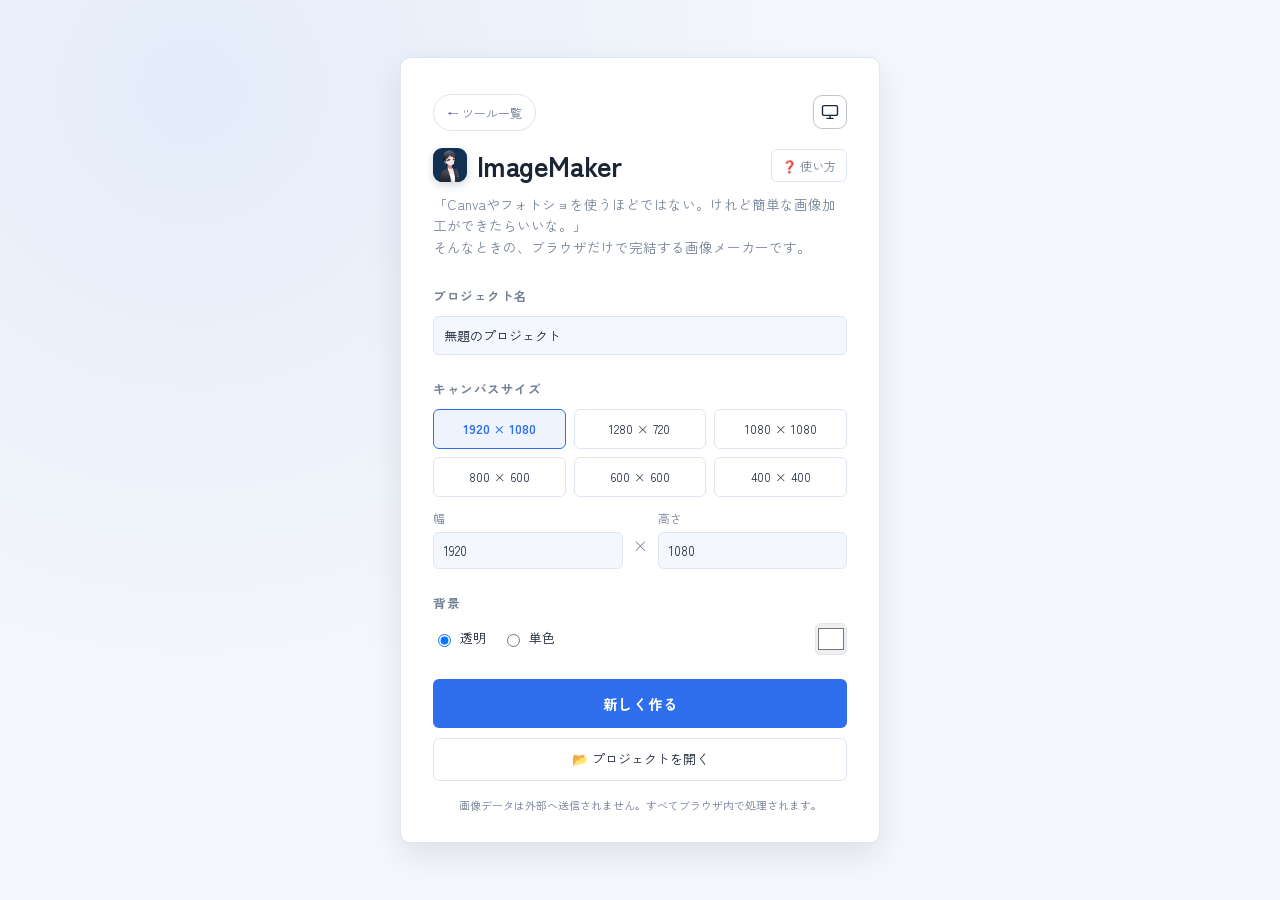
<file: ImageMaker/index.html>
<!DOCTYPE html>
<html lang="ja">
<head>
<meta charset="UTF-8" />
<meta name="viewport" content="width=device-width, initial-scale=1.0" />
<title>ImageMaker — TRPG素材をサクッと作る</title>
<link rel="icon" sizes="32x32" href="../assets/icon-32.png" />
<link rel="icon" sizes="256x256" href="../assets/icon.png" />
<link rel="apple-touch-icon" href="../assets/icon.png" />
<link rel="preconnect" href="https://fonts.googleapis.com" />
<link rel="preconnect" href="https://fonts.gstatic.com" crossorigin />
<link
  href="https://fonts.googleapis.com/css2?family=Dela+Gothic+One&family=Kosugi+Maru&family=M+PLUS+Rounded+1c:wght@400;700&family=Noto+Sans+JP:wght@400;700&family=Noto+Serif+JP:wght@400;700&family=RocknRoll+One&family=Sawarabi+Mincho&family=Shippori+Mincho:wght@400;700&family=Yusei+Magic&family=Zen+Kaku+Gothic+New:wght@400;700&display=swap"
  rel="stylesheet"
/>
<link rel="stylesheet" href="../assets/common.css" />
<script src="../assets/theme.js"></script>
<link rel="stylesheet" href="css/style.css" />
</head>
<body>

<!-- ============================================================ -->
<!-- スタート画面 -->
<!-- ============================================================ -->
<div id="startScreen" class="start-screen">
  <div class="start-card">
    <div style="display:flex;align-items:center;justify-content:space-between;gap:10px;margin-bottom:12px">
      <a href="../index.html" class="yt-back">← ツール一覧</a>
      <button data-yos-theme-toggle></button>
    </div>
    <div class="start-header-row">
      <h1 class="start-logo">
        <img src="../assets/icon.png" alt="" class="start-logo-icon" />
        ImageMaker
      </h1>
      <button class="guide-open-btn start-guide-btn" title="使い方ガイド">❓ 使い方</button>
    </div>
    <p class="start-tagline">「Canvaやフォトショを使うほどではない。けれど簡単な画像加工ができたらいいな。」<br>そんなときの、ブラウザだけで完結する画像メーカーです。</p>

    <section class="start-section">
      <h2 class="start-section-title">プロジェクト名</h2>
      <input type="text" id="projectNameInput" class="project-name-input" value="無題のプロジェクト" placeholder="プロジェクト名" />
    </section>

    <section class="start-section">
      <h2 class="start-section-title">キャンバスサイズ</h2>
      <div id="presetList" class="preset-list"></div>

      <div class="custom-size-row">
        <label class="custom-size-field">
          <span>幅</span>
          <input type="number" id="customWidth" min="10" max="8000" />
        </label>
        <span class="custom-size-x">×</span>
        <label class="custom-size-field">
          <span>高さ</span>
          <input type="number" id="customHeight" min="10" max="8000" />
        </label>
      </div>
    </section>

    <section class="start-section">
      <h2 class="start-section-title">背景</h2>
      <div class="bg-choice-row">
        <label class="bg-choice">
          <input type="radio" name="bgType" value="transparent" checked />
          <span>透明</span>
        </label>
        <label class="bg-choice">
          <input type="radio" name="bgType" value="color" />
          <span>単色</span>
        </label>
        <input type="color" id="bgColorPicker" value="#ffffff" />
      </div>
    </section>

    <button id="startCreateBtn" class="start-create-btn">新しく作る</button>

    <div class="start-secondary-row">
      <button id="openProjectBtn" class="start-secondary-btn">📂 プロジェクトを開く</button>
      <input type="file" id="openProjectFileInput" accept="application/json,.json" hidden />
    </div>

    <section class="start-section start-recent-section" id="recentProjectsSection" style="display:none;">
      <h2 class="start-section-title">最近のプロジェクト</h2>
      <ul id="recentProjectsList" class="recent-projects-list"></ul>
    </section>

    <p class="start-privacy-note">画像データは外部へ送信されません。すべてブラウザ内で処理されます。</p>
  </div>
</div>

<!-- ============================================================ -->
<!-- メイン編集画面 -->
<!-- ============================================================ -->
<div id="editorScreen" class="editor-screen hidden">

  <header class="editor-header">
    <button id="homeBtn" class="header-icon-btn" title="ホームへ戻る">🏠</button>
    <img src="../assets/icon.png" alt="" class="editor-title-icon" />
    <span class="editor-title">ImageMaker</span>
    <input type="text" id="projectNameHeaderInput" class="project-name-header-input" placeholder="プロジェクト名" title="プロジェクト名(クリックして変更)" />
    <span class="editor-canvas-size" id="canvasSizeLabel"></span>
    <div class="history-controls">
      <button id="undoBtn" class="header-icon-btn" title="元に戻す (Ctrl+Z)">↺</button>
      <button id="redoBtn" class="header-icon-btn" title="やり直す (Ctrl+Y)">↻</button>
    </div>
    <button id="apngOpenBtn" class="header-btn">🎞 APNG</button>
    <button id="saveProjectBtn" class="header-btn">💾 保存</button>
    <button class="header-icon-btn guide-open-btn" title="使い方ガイド">❓</button>
    <button data-yos-theme-toggle></button>
    <div class="editor-header-spacer"></div>
    <input type="text" id="exportFilenameInput" class="filename-input" value="imagemaker_output" placeholder="ファイル名" title="書き出しファイル名" />
    <button id="exportBtn" class="header-btn header-btn--primary">PNGで書き出す</button>
  </header>

  <div class="editor-body">

    <!-- 左：追加パネル -->
    <aside class="panel panel-left">
      <h3 class="panel-title">追加</h3>
      <button id="addImageBtn" class="tool-btn">🖼 画像</button>
      <input type="file" id="imageFileInput" accept="image/png,image/jpeg,image/webp,image/gif" hidden />
      <button id="addTextBtn" class="tool-btn">T テキスト</button>
      <button id="addRectBtn" class="tool-btn">▭ 四角形</button>
      <button id="addCircleBtn" class="tool-btn">◯ 円</button>
      <button id="addTableBtn" class="tool-btn">⊞ テーブル</button>
      <button id="penToolBtn" class="tool-btn" title="ドラッグして自由に描く">✏️ ペン</button>
      <div id="penOptions" class="pen-options hidden">
        <label class="property-row">
          <span>太さ</span>
          <input type="range" id="penWidthInput" min="1" max="30" value="4" />
        </label>
        <label class="property-row">
          <span>色</span>
          <input type="color" id="penColorInput" value="#1a1a1a" title="ペンの色" />
        </label>
        <label class="property-row property-row--checkbox">
          <input type="checkbox" id="penDashedInput" />
          <span>破線にする</span>
        </label>
      </div>
      <div id="shapeButtonList" class="shape-button-list"></div>
      <input type="file" id="customFontFileInput" accept=".ttf,.otf,.woff,.woff2" multiple hidden />
    </aside>

    <!-- レイヤーパネル(開閉可能) -->
    <aside class="panel panel-layers" id="layersPanel">
      <div class="panel-layers-header">
        <h3 class="panel-title panel-layers-title">レイヤー</h3>
        <button id="layersToggleBtn" class="layers-toggle-btn" title="レイヤーパネルを閉じる">◀</button>
      </div>
      <ul id="layerList" class="layer-list"></ul>
      <div id="layersResizeHandle" class="layers-resize-handle" title="ドラッグして幅を調整"></div>
    </aside>

    <!-- 中央：キャンバス -->
    <main class="canvas-area">
      <div id="canvasWrap" class="canvas-wrap">
        <canvas id="mainCanvas"></canvas>
      </div>
    </main>

    <!-- 右：プロパティ -->
    <aside class="panel panel-right">
      <div class="panel-section panel-section--grow">
        <h3 class="panel-title">プロパティ</h3>
        <div id="propertiesPanel" class="properties-panel"></div>
      </div>
    </aside>

  </div>

  <footer class="editor-footer">
    <div class="zoom-controls">
      <button id="zoomOutBtn" class="footer-btn">－</button>
      <input type="number" id="zoomLabel" class="zoom-input" min="5" max="1000" value="100" title="ズーム倍率を直接入力できます" />%
      <button id="zoomInBtn" class="footer-btn">＋</button>
    </div>
    <label class="snap-toggle">
      <input type="checkbox" id="snapToggle" />
      <span>スナップ</span>
    </label>
    <span id="autosaveStatus" class="autosave-status"></span>
    <div class="footer-hint">Shift+クリックで複数選択 / Delete削除 / Ctrl+Zで元に戻す / Ctrl+Dで複製</div>
  </footer>

</div>

<div id="toast" class="toast"></div>

<!-- ============================================================ -->
<!-- APNG作成モーダル -->
<!-- ============================================================ -->
<div id="apngModal" class="modal-overlay hidden">
  <div class="modal-card">
    <div class="modal-header">
      <h2 class="modal-title">APNGを作る</h2>
      <button id="apngCloseBtn" class="modal-close-btn" title="閉じる">×</button>
    </div>

    <div class="modal-tabs">
      <button id="apngTabBtnObject" class="modal-tab-btn modal-tab-btn--active" data-tab="object">
        選択オブジェクトを動かす
      </button>
      <button id="apngTabBtnImages" class="modal-tab-btn" data-tab="images">
        複数画像から作る
      </button>
    </div>

    <!-- タブA: 選択中オブジェクトにプリセットアニメーションを付ける -->
    <div id="apngPanelObject" class="modal-tab-panel">
      <p id="apngObjectTargetNote" class="apng-note"></p>

      <div class="apng-controls">
        <label class="property-row">
          <span>エフェクト</span>
          <select id="apngPresetSelect"></select>
        </label>
        <label class="property-row">
          <span>速度</span>
          <select id="apngSpeedSelect">
            <option value="1">ゆっくり</option>
            <option value="2" selected>普通</option>
            <option value="4">速い</option>
          </select>
        </label>
        <label class="property-row">
          <span>強さ</span>
          <input type="range" id="apngStrengthRange" min="0" max="100" value="60" />
        </label>
        <label class="property-row">
          <span>長さ(秒)</span>
          <input type="range" id="apngLengthRange" min="0.5" max="5" step="0.1" value="1.5" />
        </label>
        <div class="property-row">
          <span>ループ</span>
          <div class="apng-loop-controls">
            <label><input type="radio" name="apngObjLoopType" value="infinite" checked /> 無限</label>
            <label><input type="radio" name="apngObjLoopType" value="count" /> 回数</label>
            <input type="number" id="apngObjLoopCount" min="1" value="3" disabled />
          </div>
        </div>
        <label class="property-row">
          <span>ファイル名</span>
          <input type="text" id="apngObjFilenameInput" value="imagemaker_animation" placeholder="ファイル名" />
        </label>
      </div>

      <div class="apng-preview-wrap">
        <canvas id="apngObjectPreviewCanvas"></canvas>
      </div>

      <div class="apng-actions">
        <button id="apngObjPreviewBtn" class="header-btn">▶ プレビュー</button>
        <button id="apngObjStopBtn" class="header-btn">■ 停止</button>
        <button id="apngObjGenerateBtn" class="header-btn header-btn--primary">APNG生成</button>
      </div>
    </div>

    <!-- タブB: 複数画像からAPNGを作る -->
    <div id="apngPanelImages" class="modal-tab-panel hidden">
      <div class="apng-image-toolbar">
        <button id="apngAddImagesBtn" class="header-btn">画像を追加</button>
        <input type="file" id="apngImagesFileInput" accept="image/png,image/jpeg,image/webp,image/gif" multiple hidden />
      </div>

      <ul id="apngImageList" class="apng-image-list"></ul>

      <div class="apng-controls">
        <label class="property-row">
          <span>フレーム間隔(ms)</span>
          <input type="number" id="apngIntervalInput" min="10" value="100" />
        </label>
        <div class="property-row">
          <span>ループ</span>
          <div class="apng-loop-controls">
            <label><input type="radio" name="apngImgLoopType" value="infinite" checked /> 無限</label>
            <label><input type="radio" name="apngImgLoopType" value="count" /> 回数</label>
            <input type="number" id="apngImgLoopCount" min="1" value="3" disabled />
          </div>
        </div>
        <label class="property-row">
          <span>ファイル名</span>
          <input type="text" id="apngImgFilenameInput" value="imagemaker_apng" placeholder="ファイル名" />
        </label>
      </div>

      <div class="apng-preview-wrap">
        <canvas id="apngImagesPreviewCanvas"></canvas>
      </div>

      <div class="apng-actions">
        <button id="apngImgPreviewBtn" class="header-btn">▶ プレビュー</button>
        <button id="apngImgStopBtn" class="header-btn">■ 停止</button>
        <button id="apngImgGenerateBtn" class="header-btn header-btn--primary">APNG生成</button>
      </div>
    </div>
  </div>
</div>

<!-- ============================================================ -->
<!-- 使い方ガイド -->
<!-- ============================================================ -->
<div id="guideModal" class="modal-overlay hidden">
  <div class="modal-card guide-modal-card">
    <div class="modal-header">
      <h2 class="modal-title">使い方ガイド</h2>
      <button id="guideCloseBtn" class="modal-close-btn" title="閉じる">×</button>
    </div>

    <div class="guide-content">
      <section class="guide-section">
        <h3>ImageMakerについて</h3>
        <p>
          ココフォリアで使うルーム素材やTRPG素材を、専門的な画像編集ソフトなしでブラウザだけで作れるツールです。
          画像データは外部へ送信されず、すべてブラウザ内で処理されます。
        </p>
      </section>

      <section class="guide-section">
        <h3>基本操作</h3>
        <ul>
          <li>左の「追加」パネルから画像・テキスト・図形・テーブルを選んでキャンバスに追加します。</li>
          <li>オブジェクトはクリックで選択、ドラッグで移動できます。</li>
          <li>選択中は四隅のハンドルで拡大縮小、上の丸いハンドルで回転できます。</li>
          <li>Shift+クリックで複数のオブジェクトを選択できます(キャンバス上・レイヤーパネルどちらでも)。</li>
          <li>Shiftを押しながら拡縮すると縦横比を固定、回転は15度刻みでスナップします。</li>
        </ul>
      </section>

      <section class="guide-section">
        <h3>レイヤーパネル</h3>
        <ul>
          <li>「追加」パネルの右隣にあります。「◀/▶」ボタンで開閉、右端をドラッグして幅を調整できます(幅は記憶されます)。</li>
          <li>ドラッグ&ドロップで重ね順を並び替え、👁で表示/非表示、🔒でロック/解除、✕で削除できます。</li>
        </ul>
      </section>

      <section class="guide-section">
        <h3>プロパティパネル(右側)</h3>
        <p>選択中のオブジェクトの詳細設定(位置・サイズ・色・フォントなど)を編集できます。何も選択していない時は空欄です。</p>
      </section>

      <section class="guide-section">
        <h3>「配置」(複数選択時に表示)</h3>
        <ul>
          <li><b>重ね順</b>：前面へ／背面へ／最前面へ／最背面へ</li>
          <li><b>整列</b>：上下左右・中央揃え(1件選択時はキャンバス基準、複数選択時は選択範囲基準)</li>
          <li><b>均等配置</b>：垂直に／水平に(3件以上)、整列する(1列に並べる、2件以上)</li>
          <li><b>レイヤー結合</b>：複数選択したオブジェクトを1枚の画像に合成します。「🔓 結合を解除」でいつでも元に戻せます。</li>
        </ul>
      </section>

      <section class="guide-section">
        <h3>図形・テーブル</h3>
        <ul>
          <li>四角形・円のほか、「図形」欄から矢印・吹き出し・星・多角形・線・付箋など17種類を追加できます。</li>
          <li>図形ごとの形状(星の頂点数、吹き出しのしっぽの位置など)や、左右反転・上下反転もプロパティパネルから調整できます。</li>
          <li>テーブルは行数・列数、見出し行、罫線・配色を設定でき、セルごとに背景色・文字色・揃えを個別指定できます(背景の透過表示も可能)。</li>
        </ul>
      </section>

      <section class="guide-section">
        <h3>テキスト・フォント</h3>
        <ul>
          <li>ボックスの幅に合わせて自動的に折り返します(プロパティパネルでOFFにも切替可)。</li>
          <li>定番フォントを標準搭載。「＋ フォントを追加」で.ttf/.otf/.woff/.woff2ファイルを追加すると、ブラウザに保存されて次回以降も使えます。</li>
        </ul>
      </section>

      <section class="guide-section">
        <h3>書き出し</h3>
        <ul>
          <li>「PNGで書き出す」で静止画として保存(背景透過対応)。ファイル名は入力欄で指定できます。</li>
          <li>「🎞 APNG」から、選択オブジェクトへのアニメーション(点滅・回転など)や、複数画像を並べたアニメーションを作成できます。</li>
        </ul>
      </section>

      <section class="guide-section">
        <h3>プロジェクトの保存</h3>
        <ul>
          <li>編集内容は自動的にブラウザ内(IndexedDB)に保存され、フッターに保存時刻が表示されます。</li>
          <li>「💾 保存」でJSONファイルとしてダウンロードでき、画像も含めてJSON単体で復元できます。</li>
          <li>スタート画面の「プロジェクトを開く」や「最近のプロジェクト」から続きを再開できます。</li>
        </ul>
      </section>

      <section class="guide-section">
        <h3>キーボードショートカット</h3>
        <table class="guide-shortcut-table">
          <tr><td>Ctrl + Z</td><td>元に戻す</td></tr>
          <tr><td>Ctrl + Y / Ctrl + Shift + Z</td><td>やり直す</td></tr>
          <tr><td>Ctrl + C / Ctrl + V</td><td>コピー / 貼り付け</td></tr>
          <tr><td>Ctrl + D</td><td>複製</td></tr>
          <tr><td>Delete / Backspace</td><td>削除</td></tr>
          <tr><td>Shift + クリック</td><td>複数選択</td></tr>
        </table>
      </section>
    </div>
  </div>
</div>

<script src="js/utils.js"></script>
<script src="js/objects.js"></script>
<script src="js/canvas.js"></script>
<script src="js/shapes.js"></script>
<script src="js/layers.js"></script>
<script src="js/export.js"></script>
<script src="js/apng.js"></script>
<script src="js/history.js"></script>
<script src="js/project.js"></script>
<script src="js/fonts.js"></script>
<script src="js/app.js"></script>
</body>
</html>
</file>
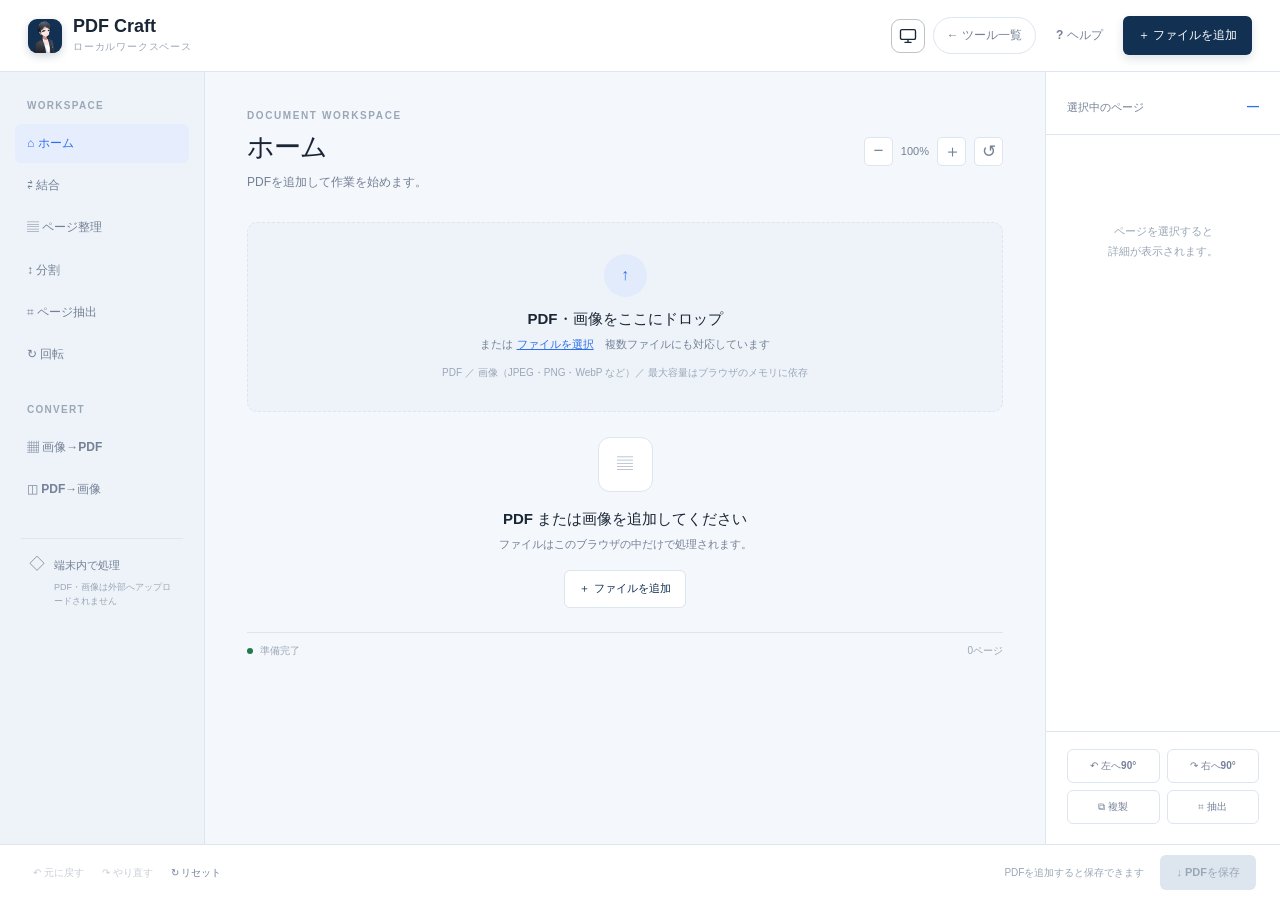
<file: PDF_Craft/index.html>
<!doctype html>
<html lang="ja">
<head>
  <meta charset="UTF-8">
  <meta name="viewport" content="width=device-width,initial-scale=1">
  <meta name="theme-color" content="#f4f7fb">
  <title>PDF Craft | ローカルPDFワークスペース</title>
  <link rel="icon" sizes="32x32" href="../assets/icon-32.png">
  <link rel="icon" sizes="256x256" href="../assets/icon.png">
  <link rel="apple-touch-icon" href="../assets/icon.png">
  <link rel="stylesheet" href="../assets/common.css">
  <script src="../assets/theme.js"></script>
  <style>
    /* 共通トークン（--navy/--blue/--bg/--paper/--line/--ink/--muted/--faint/--soft）は
       ../assets/common.css で定義。ここは PDF Craft 固有のレイアウトのみ。 */
    body{min-width:1024px}

    .topbar{position:sticky;top:0;z-index:50;height:72px;display:flex;align-items:center;justify-content:space-between;padding:0 28px;background:var(--paper);border-bottom:1px solid var(--line)}
    .brand,.top-actions,.history-actions,.save-actions,.view-actions,.workspace-head,.selection-bar,.status-line{display:flex;align-items:center}
    .brand{gap:11px}
    .brand strong{display:block;font:700 18px/18px var(--font-head)}
    .brand small{display:block;margin-top:4px;color:var(--faint);font-size:10px;letter-spacing:.8px}
    .top-actions{gap:8px}
    .primary-btn,.secondary-btn,.save-btn,.outline-btn,.ghost-btn{display:inline-flex;align-items:center;justify-content:center;gap:8px;border-radius:6px;font-weight:700;white-space:nowrap}
    .ghost-btn{color:var(--muted);padding:9px 12px;font-size:12px}
    .ghost-btn:hover{background:var(--soft);color:var(--navy)}
    .primary-btn{padding:10px 15px;background:var(--navy);color:#fff;font-size:12px;box-shadow:0 4px 10px #12305224}

    .app-shell{display:grid;grid-template-columns:205px minmax(580px,1fr) 235px;min-height:calc(100vh - 128px)}
    .sidebar{padding:28px 15px;background:var(--soft);border-right:1px solid var(--line)}
    .side-label{margin:0 12px 13px;color:var(--faint);font:700 10px var(--font-head);letter-spacing:1.3px}
    .side-label-spaced{margin-top:30px}
    .tool-btn{width:100%;display:flex;align-items:center;gap:11px;padding:10px 12px;margin:3px 0;border-radius:6px;color:var(--muted);text-align:left;font-size:12px;font-weight:700}
    .tool-btn:hover,.tool-btn.active{background:color-mix(in srgb, var(--blue) 12%, var(--paper));color:var(--blue)}
    .soon{margin-left:auto;padding:2px 5px;border-radius:3px;color:var(--faint);background:var(--soft);font-size:9px}
    .privacy-note{display:flex;gap:9px;margin:28px 6px 0;padding:12px 8px;border-top:1px solid var(--line);color:var(--muted)}
    .privacy-note strong{font-size:11px}
    .privacy-note p{margin:4px 0 0;color:var(--faint);font-size:9px}

    .main-area{padding:38px 42px 34px;overflow:hidden}
    .workspace-head{justify-content:space-between;margin-bottom:30px}
    .eyebrow{color:var(--faint);font:700 10px var(--font-head);letter-spacing:1.6px}
    .workspace-head h1{margin:5px 0 4px;font-size:27px;letter-spacing:-.8px}
    .workspace-head p{margin:0;color:var(--muted);font-size:12px}
    .view-actions{gap:8px;color:var(--muted);font:500 11px var(--font-head)}
    .square-btn{width:29px;height:29px;display:grid;place-items:center;border:1px solid var(--line);border-radius:5px;background:var(--paper);font-size:17px;color:var(--muted)}

    .mode-bar{display:flex;align-items:center;gap:10px;flex-wrap:wrap;margin-bottom:18px;padding:12px 14px;border:1px solid var(--line);border-radius:8px;background:var(--soft)}
    .mode-bar label{color:var(--muted);font-size:11px;font-weight:700}
    .mode-bar input[type=text],.mode-bar input[type=number]{width:150px;padding:7px 9px;border:1px solid var(--line);border-radius:5px;font:inherit;font-size:12px;background:var(--paper);color:var(--ink)}
    .mode-bar input[type=number]{width:74px}
    .mode-bar .hint{color:var(--faint);font-size:10px}

    .drop-zone{min-height:190px;display:grid;place-content:center;justify-items:center;border:1px dashed var(--line);border-radius:10px;background:var(--soft);text-align:center;transition:.2s}
    .drop-zone.drag-active{border-color:var(--blue);background:color-mix(in srgb, var(--blue) 12%, var(--paper));transform:scale(1.01)}
    .drop-icon,.empty-illustration{display:grid;place-items:center;color:var(--blue);background:color-mix(in srgb, var(--blue) 14%, var(--paper))}
    .drop-icon{width:43px;height:43px;margin-bottom:10px;border-radius:50%}
    .drop-zone h2,.empty-state h2{margin:0 0 5px;font-size:15px}
    .drop-zone p,.empty-state p{margin:0;color:var(--muted);font-size:11px}
    .inline-link{padding:0;color:var(--blue);text-decoration:underline}
    .drop-meta{margin-top:12px;color:var(--faint);font-size:10px}

    .workspace{min-height:275px}
    .selection-bar{justify-content:space-between;padding-bottom:14px;color:var(--muted);font-size:11px}
    .selection-bar b{color:var(--blue);font:700 13px var(--font-head)}
    .text-btn{padding:5px 7px;color:var(--muted);font-size:11px}
    .text-btn:hover{color:var(--blue)}
    .page-grid{display:grid;grid-template-columns:repeat(auto-fill,minmax(145px,1fr));gap:18px;padding:2px 2px 20px;max-height:calc(100vh - 330px);overflow:auto}
    .page-card{position:relative;min-width:0;padding:9px 9px 0;border:1px solid var(--line);border-radius:7px;background:var(--paper);box-shadow:0 3px 10px #244a7512;transition:.18s}
    .page-card:hover{border-color:color-mix(in srgb, var(--blue) 45%, var(--line));transform:translateY(-2px)}
    .page-card.selected{border:2px solid var(--blue);padding:8px 8px 0;box-shadow:0 5px 16px #2f6fed28}
    .page-card.dragging{opacity:.42}
    .page-card.split-boundary{border-left:3px solid var(--warn)}
    .page-check{position:absolute;z-index:1;top:7px;left:7px;width:18px;height:18px;display:grid;place-items:center;border:1px solid var(--line);border-radius:4px;background:var(--paper);color:#fff;font:700 11px var(--font-head)}
    .selected .page-check{border-color:var(--blue);background:var(--blue)}
    .page-image-wrap{display:grid;place-items:center;height:155px;overflow:hidden;background:var(--soft)}
    .page-image{max-width:100%;max-height:100%;object-fit:contain;transform:rotate(var(--rotation));transition:.2s}
    .page-tools{position:absolute;top:6px;right:6px;display:flex;gap:4px;opacity:0;transition:.15s}
    .page-card:hover .page-tools{opacity:1}
    .page-tools button{width:22px;height:22px;display:grid;place-items:center;border-radius:4px;background:var(--paper);box-shadow:0 1px 4px #1b355417;color:var(--muted);font-size:13px}
    .page-tools button:hover{color:var(--blue)}
    .page-label{display:flex;align-items:center;gap:7px;min-width:0;padding:9px 2px 10px}
    .page-label span{color:var(--blue);font:700 11px var(--font-head)}
    .page-label small{overflow:hidden;color:var(--faint);font-size:9px;text-overflow:ellipsis;white-space:nowrap}

    .empty-state{min-height:220px;display:grid;place-content:center;justify-items:center;text-align:center}
    .empty-illustration{width:55px;height:55px;margin-bottom:15px;border:1px solid var(--line);border-radius:12px;color:var(--faint);background:var(--paper)}
    .secondary-btn{margin-top:17px;padding:9px 14px;border:1px solid var(--line);color:var(--navy);background:var(--paper);font-size:11px}

    .status-line{gap:7px;padding-top:10px;border-top:1px solid var(--line);color:var(--faint);font-size:10px}
    .status-dot{width:6px;height:6px;border-radius:50%;background:var(--ok)}
    .status-dot.warn{background:var(--warn)}
    .status-spacer{flex:1}

    .inspector{display:flex;flex-direction:column;border-left:1px solid var(--line);background:var(--paper)}
    .inspector-head{display:flex;justify-content:space-between;padding:27px 21px 17px;border-bottom:1px solid var(--line);color:var(--muted);font-size:11px;font-weight:700}
    .inspector-head span:last-child{color:var(--blue);font:700 12px var(--font-head)}
    .inspector-body{flex:1;padding:22px 21px;overflow:auto}
    .inspector-empty{display:grid;place-content:center;height:170px;color:var(--faint);text-align:center;font-size:11px;line-height:1.8}
    .inspector-preview{height:205px;display:grid;place-items:center;margin-bottom:24px;overflow:hidden;background:var(--soft)}
    .inspector-preview img{max-width:82%;max-height:85%;box-shadow:0 5px 15px #203a5525}
    .inspector-body dl{margin:0}
    .inspector-body dl div{display:flex;justify-content:space-between;padding:11px 0;border-bottom:1px solid var(--line)}
    .inspector-body dt{color:var(--faint);font-size:10px}
    .inspector-body dd{max-width:125px;overflow:hidden;margin:0;color:var(--muted);font:500 10px var(--font-head);text-overflow:ellipsis;white-space:nowrap}
    .inspector-footer{display:grid;grid-template-columns:1fr 1fr;gap:7px;padding:17px 21px 20px;border-top:1px solid var(--line)}
    .outline-btn{padding:8px 4px;border:1px solid var(--line);color:var(--muted);font-size:10px}
    .outline-btn:hover{border-color:color-mix(in srgb, var(--blue) 45%, var(--line));color:var(--blue)}

    .bottom-bar{height:56px;display:flex;align-items:center;justify-content:space-between;padding:0 24px;border-top:1px solid var(--line);background:var(--paper)}
    .footer-btn{display:inline-flex;align-items:center;gap:6px;padding:7px 9px;color:var(--muted);font-size:10px}
    .footer-btn:hover:not(:disabled){color:var(--blue)}
    .footer-btn:disabled{opacity:.38;cursor:default}
    .save-actions{gap:16px}
    .save-actions>span{color:var(--faint);font-size:10px}
    .save-btn{padding:9px 16px;background:var(--blue);color:#fff;font-size:11px;box-shadow:0 4px 10px #2f6fed35}
    .save-btn:disabled{background:var(--line);color:var(--faint);box-shadow:none;cursor:default}

    .toast{position:fixed;right:24px;bottom:76px;z-index:5;padding:11px 15px;border:1px solid var(--line);border-radius:6px;color:var(--ink);background:var(--paper);box-shadow:var(--shadow-pop);font-size:11px;opacity:0;transform:translateY(8px);pointer-events:none;transition:.2s}
    .toast.show{opacity:1;transform:translateY(0)}
    .toast.error{border-color:var(--ng);color:var(--ng);background:var(--ng-bg)}

    .hidden{display:none!important}
  </style>
</head>
<body>
  <header class="topbar">
    <div class="brand"><img class="yt-mark" src="../assets/icon.png" alt=""><div><strong>PDF Craft</strong><small>ローカルワークスペース</small></div></div>
    <div class="top-actions">
      <button data-yos-theme-toggle></button>
      <a class="yt-back" href="../index.html">← ツール一覧</a>
      <button class="ghost-btn" id="helpBtn">? ヘルプ</button>
      <button class="primary-btn" id="addBtn">＋ ファイルを追加</button>
      <input id="fileInput" type="file" accept="application/pdf,.pdf,image/jpeg,image/png,image/webp,image/gif,image/bmp,image/avif,image/tiff" multiple hidden>
    </div>
  </header>

  <div class="app-shell">
    <aside class="sidebar">
      <div class="side-label">WORKSPACE</div>
      <nav id="toolNav">
        <button class="tool-btn active" data-mode="home">⌂ ホーム</button>
        <button class="tool-btn" data-mode="merge">⇄ 結合</button>
        <button class="tool-btn" data-mode="organize">▤ ページ整理</button>
        <button class="tool-btn" data-mode="split">↕ 分割</button>
        <button class="tool-btn" data-mode="extract">⌗ ページ抽出</button>
        <button class="tool-btn" data-mode="rotate">↻ 回転</button>
        <div class="side-label side-label-spaced">CONVERT</div>
        <button class="tool-btn" data-mode="imgToPdf">▦ 画像→PDF</button>
        <button class="tool-btn" data-mode="pdfToImg">◫ PDF→画像</button>
      </nav>
      <div class="privacy-note"><span>◇</span><div><strong>端末内で処理</strong><p>PDF・画像は外部へアップロードされません</p></div></div>
    </aside>

    <main class="main-area">
      <div class="workspace-head">
        <div>
          <div class="eyebrow">DOCUMENT WORKSPACE</div>
          <h1 id="pageTitle">ページを整理</h1>
          <p id="pageSubtitle">ドラッグ＆ドロップでページの順番を整えます。</p>
        </div>
        <div class="view-actions">
          <button class="square-btn" id="zoomOut" aria-label="縮小">−</button>
          <span id="zoomLabel">100%</span>
          <button class="square-btn" id="zoomIn" aria-label="拡大">＋</button>
          <button class="square-btn" id="resetZoom" aria-label="表示をリセット">↺</button>
        </div>
      </div>

      <div id="modeBar" class="mode-bar hidden"></div>

      <section id="dropZone" class="drop-zone">
        <div class="drop-icon">↑</div>
        <h2>PDF・画像をここにドロップ</h2>
        <p>または <button class="inline-link" id="openLink">ファイルを選択</button>　複数ファイルにも対応しています</p>
        <span class="drop-meta">PDF ／ 画像（JPEG・PNG・WebP など）／ 最大容量はブラウザのメモリに依存</span>
      </section>

      <div id="workspace" class="workspace hidden">
        <div class="selection-bar">
          <span><b id="selectionCount">0</b> ページ選択中</span>
          <div>
            <button class="text-btn" id="selectByRange">番号で選択</button>
            <button class="text-btn" id="selectAll">すべて選択</button>
            <button class="text-btn" id="clearSelection">選択解除</button>
            <button class="text-btn" id="deleteSelected">⌫ 削除</button>
          </div>
        </div>
        <div id="pageGrid" class="page-grid"></div>
      </div>

      <div id="emptyState" class="empty-state">
        <div class="empty-illustration">▤</div>
        <h2>PDF または画像を追加してください</h2>
        <p>ファイルはこのブラウザの中だけで処理されます。</p>
        <button class="secondary-btn" id="emptyAdd">＋ ファイルを追加</button>
      </div>

      <div class="status-line">
        <span class="status-dot" id="statusDot"></span>
        <span id="statusText">準備完了</span>
        <span class="status-spacer"></span>
        <span id="pageCount">0ページ</span>
      </div>
    </main>

    <aside class="inspector">
      <div class="inspector-head"><span>選択中のページ</span><span id="inspectorIndex">—</span></div>
      <div id="inspectorBody" class="inspector-body"><div class="inspector-empty">ページを選択すると<br>詳細が表示されます。</div></div>
      <div class="inspector-footer">
        <button class="outline-btn" id="rotateLeft">↶ 左へ90°</button>
        <button class="outline-btn" id="rotateRight">↷ 右へ90°</button>
        <button class="outline-btn" id="duplicatePage">⧉ 複製</button>
        <button class="outline-btn" id="extractPage">⌗ 抽出</button>
      </div>
    </aside>
  </div>

  <footer class="bottom-bar">
    <div class="history-actions">
      <button class="footer-btn" id="undoBtn" disabled>↶ 元に戻す</button>
      <button class="footer-btn" id="redoBtn" disabled>↷ やり直す</button>
      <button class="footer-btn" id="resetBtn">↻ リセット</button>
    </div>
    <div class="save-actions">
      <span id="saveHint">ファイルを追加すると保存できます</span>
      <button class="save-btn" id="saveBtn" disabled>↓ PDFを保存</button>
    </div>
  </footer>

  <div id="toast" class="toast" role="status"></div>

  <script src="lib/pdf-lib.min.js"></script>
  <script src="lib/jszip.min.js"></script>
  <script src="lib/pdf.min.js"></script>
  <script src="app.js"></script>
</body>
</html>
</file>
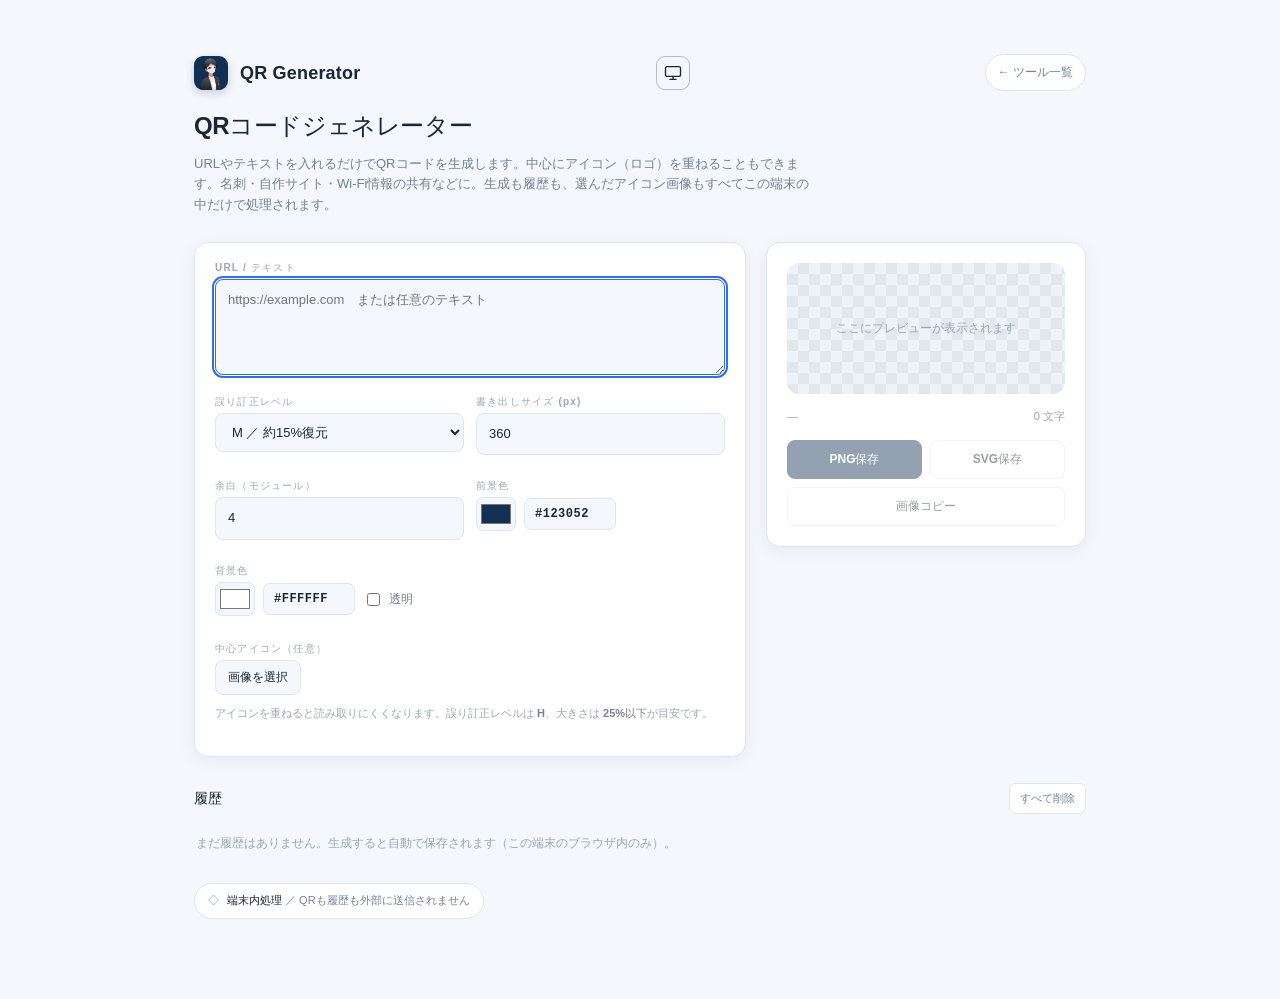
<file: QR_Generator/index.html>
<!doctype html>
<html lang="ja">
<head>
  <meta charset="UTF-8">
  <meta name="viewport" content="width=device-width,initial-scale=1">
  <meta name="theme-color" content="#f4f7fb">
  <title>QR Generator | ローカルQRコード生成</title>
  <link rel="icon" sizes="32x32" href="../assets/icon-32.png">
  <link rel="icon" sizes="256x256" href="../assets/icon.png">
  <link rel="apple-touch-icon" href="../assets/icon.png">
  <link rel="stylesheet" href="../assets/common.css">
  <script src="../assets/theme.js"></script>
  <style>
    body{min-height:100vh}
    .wrap{max-width:940px; margin:0 auto; padding:40px 24px 80px}

    header.site{position:sticky; top:0; z-index:50; display:flex; align-items:center; gap:12px;
      padding:14px 0 16px; background:var(--bg)}
    .mark{width:34px; height:34px; border-radius:9px; object-fit:cover; display:block;
      background:var(--navy); box-shadow:0 3px 9px #12305233}
    header.site strong{font:700 18px/1 'DM Sans','Yu Gothic',sans-serif; letter-spacing:.2px}
    .back{display:inline-flex; align-items:center; gap:6px; margin-left:auto; padding:8px 12px;
      border:1px solid var(--line); border-radius:999px; background:var(--paper);
      color:var(--muted); font-size:12px; text-decoration:none}
    .back:hover{border-color:var(--blue); color:var(--blue)}

    .hero{margin-bottom:26px}
    .hero h1{margin:0 0 8px; font-size:24px; letter-spacing:-.4px}
    .hero p{margin:0; max-width:620px; color:var(--muted); font-size:13px}

    .panel{display:grid; grid-template-columns:1fr 320px; gap:20px; align-items:start}
    @media (max-width:760px){ .panel{grid-template-columns:1fr} }

    .card{padding:20px; border:1px solid var(--line); border-radius:14px; background:var(--paper);
      box-shadow:0 4px 16px #1c355910}
    .fld{display:block; margin-bottom:14px}
    .fld > span{display:block; margin-bottom:6px; color:var(--faint);
      font:700 10px/1 'DM Sans','Yu Gothic',sans-serif; letter-spacing:1.2px}
    textarea, input[type=text], select, input[type=number]{
      width:100%; padding:10px 12px; border:1px solid var(--line); border-radius:8px;
      font:inherit; font-size:13px; background:var(--bg); color:var(--ink)}
    textarea{min-height:96px; resize:vertical; line-height:1.5}
    textarea:focus, input:focus, select:focus{outline:2px solid var(--blue); outline-offset:1px; border-color:var(--blue)}

    .opts{display:grid; grid-template-columns:1fr 1fr; gap:12px}
    .opts .full{grid-column:1 / -1}
    .color-row{display:flex; align-items:center; gap:8px}
    .color-row input[type=color]{width:40px; height:34px; padding:2px; border:1px solid var(--line);
      border-radius:7px; background:var(--bg); cursor:pointer; flex:0 0 auto}
    .color-row .hex{width:92px; flex:0 0 auto; padding:8px 10px; border:1px solid var(--line);
      border-radius:7px; font:600 12px/1 'DM Sans',monospace; letter-spacing:.5px;
      text-transform:uppercase; background:var(--bg); color:var(--ink)}
    .color-row .hex:focus{outline:2px solid var(--blue); outline-offset:1px; border-color:var(--blue)}
    .color-row .hex.bad{border-color:var(--ng); color:var(--ng)}
    .chk{display:inline-flex; align-items:center; gap:6px; font-size:12px; color:var(--muted); cursor:pointer}

    .icon-fld{margin-top:2px}
    .icon-row{display:flex; align-items:center; gap:10px; flex-wrap:wrap}
    .icon-pick{padding:8px 12px; border:1px solid var(--line); border-radius:8px; background:var(--bg);
      color:var(--ink); font:700 12px 'DM Sans','Yu Gothic',sans-serif; cursor:pointer}
    .icon-pick:hover{border-color:var(--blue); color:var(--blue)}
    .icon-thumb{width:38px; height:38px; border:1px solid var(--line); border-radius:8px;
      object-fit:contain; background:#fff; flex:0 0 auto}
    .icon-clear{border:0; background:none; color:var(--faint); font-size:12px; cursor:pointer; text-decoration:underline}
    .icon-clear:hover{color:#e0602f}
    .icon-opts{display:grid; grid-template-columns:1fr 1fr; gap:12px; align-items:end; margin-top:12px}
    .icon-opts .chk{padding-bottom:10px}
    .icon-hint{margin:10px 0 0; color:var(--faint); font-size:11px; line-height:1.5}
    .icon-hint b{color:var(--muted)}

    .preview-card{display:flex; flex-direction:column; align-items:center; gap:14px}
    .stage{width:100%; display:grid; place-items:center; padding:16px; border-radius:12px;
      background-color:var(--soft);
      background-image:
        conic-gradient(from 90deg at 50% 50%, #00000000 25%, #0000000d 0 50%, #00000000 0 75%, #0000000d 0);
      background-size:22px 22px}
    #preview{max-width:100%; height:auto; border-radius:6px; image-rendering:pixelated;
      box-shadow:0 2px 10px #1c355922}
    #preview.empty{display:none}
    .ph{color:var(--faint); font-size:12px; text-align:center; padding:40px 10px}
    .meta{width:100%; display:flex; justify-content:space-between; color:var(--faint); font-size:11px}

    .actions{display:flex; flex-wrap:wrap; gap:8px; width:100%}
    button.btn{flex:1; min-width:92px; padding:10px 12px; border:1px solid var(--line); border-radius:8px;
      background:var(--paper); color:var(--ink); font:700 12px 'DM Sans','Yu Gothic',sans-serif;
      cursor:pointer}
    button.btn:hover:not(:disabled){border-color:var(--blue); color:var(--blue)}
    button.btn.primary{background:var(--navy); color:#fff; border-color:var(--navy)}
    button.btn.primary:hover:not(:disabled){background:var(--blue); border-color:var(--blue); color:#fff}
    button.btn:disabled{opacity:.45; cursor:default}

    .hist{margin-top:26px}
    .hist-head{display:flex; align-items:center; justify-content:space-between; margin-bottom:12px}
    .hist-head h2{margin:0; font-size:14px}
    .hist-head button{padding:6px 10px; border:1px solid var(--line); border-radius:7px; background:var(--paper);
      color:var(--muted); font-size:11px; cursor:pointer}
    .hist-head button:hover{border-color:#e0602f; color:#e0602f}
    ul.hist-list{list-style:none; margin:0; padding:0; display:flex; flex-direction:column; gap:6px}
    ul.hist-list li{display:flex; align-items:center; gap:10px; padding:10px 12px; border:1px solid var(--line);
      border-radius:9px; background:var(--paper)}
    ul.hist-list li .txt{flex:1; min-width:0}
    ul.hist-list li .txt b{display:block; font-weight:500; font-size:12.5px; white-space:nowrap;
      overflow:hidden; text-overflow:ellipsis}
    ul.hist-list li .txt small{color:var(--faint); font-size:10px}
    ul.hist-list li .use{padding:5px 9px; border:1px solid var(--line); border-radius:6px; background:var(--bg);
      color:var(--blue); font:700 11px 'DM Sans',sans-serif; cursor:pointer; flex:0 0 auto}
    ul.hist-list li .use:hover{border-color:var(--blue)}
    ul.hist-list li .del{border:0; background:none; color:var(--faint); font-size:16px; cursor:pointer;
      line-height:1; padding:2px 4px; flex:0 0 auto}
    ul.hist-list li .del:hover{color:#e0602f}
    .hist-empty{color:var(--faint); font-size:12px; padding:8px 2px}

    .privacy{display:inline-flex; align-items:center; gap:8px; margin-top:22px;
      padding:8px 13px; border:1px solid var(--line); border-radius:999px;
      background:var(--paper); color:var(--muted); font-size:11px}
    .privacy b{color:var(--ink)}

    .toast{position:fixed; left:50%; bottom:28px; transform:translateX(-50%) translateY(10px);
      padding:10px 16px; border-radius:8px; background:var(--navy); color:#fff; font-size:12px;
      opacity:0; pointer-events:none; transition:.2s}
    .toast.show{opacity:1; transform:translateX(-50%) translateY(0)}
  </style>
</head>
<body>
  <div class="wrap">
    <header class="site">
      <img class="mark" src="../assets/icon.png" alt="">
      <strong>QR Generator</strong>
      <button data-yos-theme-toggle style="margin-left:auto"></button>
      <a class="back" href="../index.html">← ツール一覧</a>
    </header>

    <section class="hero">
      <h1>QRコードジェネレーター</h1>
      <p>URLやテキストを入れるだけでQRコードを生成します。中心にアイコン（ロゴ）を重ねることもできます。名刺・自作サイト・Wi-Fi情報の共有などに。生成も履歴も、選んだアイコン画像もすべてこの端末の中だけで処理されます。</p>
    </section>

    <div class="panel">
      <div class="card">
        <label class="fld">
          <span>URL / テキスト</span>
          <textarea id="text" placeholder="https://example.com　または任意のテキスト" autofocus></textarea>
        </label>

        <div class="opts">
          <label class="fld">
            <span>誤り訂正レベル</span>
            <select id="ecl">
              <option value="L">L ／ 約7%復元</option>
              <option value="M" selected>M ／ 約15%復元</option>
              <option value="Q">Q ／ 約25%復元</option>
              <option value="H">H ／ 約30%復元</option>
            </select>
          </label>
          <label class="fld">
            <span>書き出しサイズ (px)</span>
            <input type="number" id="size" min="120" max="2000" step="20" value="360">
          </label>
          <label class="fld">
            <span>余白（モジュール）</span>
            <input type="number" id="margin" min="0" max="16" step="1" value="4">
          </label>
          <div class="fld">
            <span>前景色</span>
            <div class="color-row">
              <input type="color" id="fg" value="#123052" aria-label="前景色">
              <input type="text" id="fgv" class="hex" value="#123052" maxlength="7"
                spellcheck="false" autocapitalize="off" autocomplete="off" aria-label="前景色（16進）">
            </div>
          </div>
          <div class="fld full">
            <span>背景色</span>
            <div class="color-row">
              <input type="color" id="bg" value="#ffffff" aria-label="背景色">
              <input type="text" id="bgv" class="hex" value="#ffffff" maxlength="7"
                spellcheck="false" autocapitalize="off" autocomplete="off" aria-label="背景色（16進）">
              <label class="chk"><input type="checkbox" id="transparent"> 透明</label>
            </div>
          </div>

          <div class="fld full icon-fld">
            <span>中心アイコン（任意）</span>
            <div class="icon-row">
              <button type="button" class="icon-pick" id="iconPick">画像を選択</button>
              <input type="file" id="iconFile" accept="image/*" hidden>
              <img id="iconThumb" class="icon-thumb" alt="" hidden>
              <button type="button" class="icon-clear" id="iconClear" hidden>削除</button>
            </div>
            <div class="icon-opts" id="iconOpts" hidden>
              <label class="fld" style="margin:0">
                <span>大きさ（%）</span>
                <input type="number" id="iconScale" min="8" max="30" step="1" value="22">
              </label>
              <label class="chk"><input type="checkbox" id="iconBacking" checked> 白い下地を敷く</label>
            </div>
            <p class="icon-hint">アイコンを重ねると読み取りにくくなります。誤り訂正レベルは <b>H</b>、大きさは <b>25%以下</b>が目安です。</p>
          </div>
        </div>
      </div>

      <div class="card preview-card">
        <div class="stage">
          <img id="preview" class="empty" alt="生成されたQRコード">
          <div class="ph" id="ph">ここにプレビューが表示されます</div>
        </div>
        <div class="meta">
          <span id="metaVer">—</span>
          <span id="metaLen">0 文字</span>
        </div>
        <div class="actions">
          <button class="btn primary" id="dlPng" disabled>PNG保存</button>
          <button class="btn" id="dlSvg" disabled>SVG保存</button>
          <button class="btn" id="copyImg" disabled>画像コピー</button>
        </div>
      </div>
    </div>

    <div class="hist">
      <div class="hist-head">
        <h2>履歴</h2>
        <button id="clearHist">すべて削除</button>
      </div>
      <ul class="hist-list" id="histList"></ul>
      <div class="hist-empty" id="histEmpty">まだ履歴はありません。生成すると自動で保存されます（この端末のブラウザ内のみ）。</div>
    </div>

    <span class="privacy">◇ <span><b>端末内処理</b> ／ QRも履歴も外部に送信されません</span></span>
  </div>

  <div class="toast" id="toast"></div>

  <script src="lib/qrcode.min.js"></script>
  <script>
  (function(){
    'use strict';
    // 非ASCII（日本語など）を正しく埋め込むため UTF-8 バイトエンコードを使う
    if (qrcode.stringToBytesFuncs && qrcode.stringToBytesFuncs['UTF-8']){
      qrcode.stringToBytes = qrcode.stringToBytesFuncs['UTF-8'];
    }
    var HIST_KEY = 'yos.qr.history.v1';
    var OPTS_KEY = 'yos.qr.opts.v1';
    var HIST_MAX = 50;

    var $ = function(id){ return document.getElementById(id); };
    var els = {
      text:$('text'), ecl:$('ecl'), size:$('size'), margin:$('margin'),
      fg:$('fg'), fgv:$('fgv'), bg:$('bg'), bgv:$('bgv'), transparent:$('transparent'),
      iconPick:$('iconPick'), iconFile:$('iconFile'), iconThumb:$('iconThumb'), iconClear:$('iconClear'),
      iconOpts:$('iconOpts'), iconScale:$('iconScale'), iconBacking:$('iconBacking'),
      preview:$('preview'), ph:$('ph'), metaVer:$('metaVer'), metaLen:$('metaLen'),
      dlPng:$('dlPng'), dlSvg:$('dlSvg'), copyImg:$('copyImg'),
      histList:$('histList'), histEmpty:$('histEmpty'), clearHist:$('clearHist'),
      toast:$('toast')
    };

    var state = { qr:null, moduleCount:0, iconImg:null, iconDataUrl:null };
    var toastTimer = null;
    function toast(msg){
      els.toast.textContent = msg;
      els.toast.classList.add('show');
      clearTimeout(toastTimer);
      toastTimer = setTimeout(function(){ els.toast.classList.remove('show'); }, 1800);
    }

    /* ---------- options persistence ---------- */
    function readOpts(){
      return {
        ecl: els.ecl.value,
        size: clampInt(els.size.value, 120, 2000, 360),
        margin: clampInt(els.margin.value, 0, 16, 4),
        fg: els.fg.value,
        bg: els.bg.value,
        transparent: els.transparent.checked,
        iconScale: clampInt(els.iconScale.value, 8, 30, 22),
        iconBacking: els.iconBacking.checked
      };
    }
    function clampInt(v, lo, hi, dflt){
      v = parseInt(v, 10);
      if (isNaN(v)) return dflt;
      return Math.min(hi, Math.max(lo, v));
    }
    function saveOpts(){
      try { localStorage.setItem(OPTS_KEY, JSON.stringify(readOpts())); } catch(e){}
    }
    function loadOpts(){
      var o;
      try { o = JSON.parse(localStorage.getItem(OPTS_KEY) || 'null'); } catch(e){ o = null; }
      if (!o) return;
      if (o.ecl) els.ecl.value = o.ecl;
      if (o.size) els.size.value = o.size;
      if (typeof o.margin === 'number') els.margin.value = o.margin;
      if (o.fg) els.fg.value = o.fg;
      if (o.bg) els.bg.value = o.bg;
      els.transparent.checked = !!o.transparent;
      if (typeof o.iconScale === 'number') els.iconScale.value = o.iconScale;
      if (typeof o.iconBacking === 'boolean') els.iconBacking.checked = o.iconBacking;
    }

    /* ---------- QR build + render ---------- */
    function buildQr(text, ecl){
      var qr = qrcode(0, ecl);          // type 0 = auto-fit version
      qr.addData(text);                 // Byte mode, UTF-8
      qr.make();
      return qr;
    }

    function renderCanvas(qr, opt){
      var count = qr.getModuleCount();
      var total = count + opt.margin * 2;
      // integer scale so modules stay crisp, then the <img> is displayed responsively
      var scale = Math.max(1, Math.round(opt.size / total));
      var px = total * scale;
      var cv = document.createElement('canvas');
      cv.width = px; cv.height = px;
      var ctx = cv.getContext('2d');
      if (!opt.transparent){
        ctx.fillStyle = opt.bg;
        ctx.fillRect(0, 0, px, px);
      }
      ctx.fillStyle = opt.fg;
      for (var r = 0; r < count; r++){
        for (var c = 0; c < count; c++){
          if (qr.isDark(r, c)){
            ctx.fillRect((c + opt.margin) * scale, (r + opt.margin) * scale, scale, scale);
          }
        }
      }
      drawIcon(ctx, px, opt);
      return cv;
    }

    // 中心アイコンを canvas に重ねる（画像は読み込み済みの state.iconImg を使う）
    function drawIcon(ctx, px, opt){
      var img = state.iconImg;
      if (!img) return;
      var box = Math.round(px * (opt.iconScale / 100));
      var x = Math.round((px - box) / 2);
      var y = Math.round((px - box) / 2);
      if (opt.iconBacking){
        var pad = Math.round(box * 0.14);
        var bs = box + pad * 2;
        roundRect(ctx, x - pad, y - pad, bs, bs, Math.round(bs * 0.22));
        ctx.fillStyle = opt.transparent ? '#ffffff' : opt.bg;
        ctx.fill();
      }
      var iw = img.naturalWidth || img.width;
      var ih = img.naturalHeight || img.height;
      if (!iw || !ih) return;
      var s = Math.min(box / iw, box / ih);   // contain フィット
      var dw = iw * s, dh = ih * s;
      ctx.drawImage(img, x + (box - dw) / 2, y + (box - dh) / 2, dw, dh);
    }

    function roundRect(ctx, x, y, w, h, r){
      r = Math.min(r, w / 2, h / 2);
      ctx.beginPath();
      ctx.moveTo(x + r, y);
      ctx.arcTo(x + w, y, x + w, y + h, r);
      ctx.arcTo(x + w, y + h, x, y + h, r);
      ctx.arcTo(x, y + h, x, y, r);
      ctx.arcTo(x, y, x + w, y, r);
      ctx.closePath();
    }

    function buildSvg(qr, opt){
      var count = qr.getModuleCount();
      var total = count + opt.margin * 2;
      var parts = [];
      parts.push('<svg xmlns="http://www.w3.org/2000/svg" xmlns:xlink="http://www.w3.org/1999/xlink" viewBox="0 0 ' + total + ' ' + total +
        '" width="' + opt.size + '" height="' + opt.size + '" shape-rendering="crispEdges">');
      if (!opt.transparent){
        parts.push('<rect width="' + total + '" height="' + total + '" fill="' + opt.bg + '"/>');
      }
      var d = '';
      for (var r = 0; r < count; r++){
        for (var c = 0; c < count; c++){
          if (qr.isDark(r, c)){
            d += 'M' + (c + opt.margin) + ' ' + (r + opt.margin) + 'h1v1h-1z';
          }
        }
      }
      parts.push('<path d="' + d + '" fill="' + opt.fg + '"/>');
      if (state.iconDataUrl){
        var box = total * (opt.iconScale / 100);
        var x = (total - box) / 2;
        if (opt.iconBacking){
          var pad = box * 0.14;
          var bs = box + pad * 2;
          parts.push('<rect x="' + (x - pad) + '" y="' + (x - pad) + '" width="' + bs + '" height="' + bs +
            '" rx="' + (bs * 0.22) + '" ry="' + (bs * 0.22) + '" fill="' + (opt.transparent ? '#ffffff' : opt.bg) + '"/>');
        }
        var href = escapeAttr(state.iconDataUrl);
        parts.push('<image x="' + x + '" y="' + x + '" width="' + box + '" height="' + box +
          '" preserveAspectRatio="xMidYMid meet" href="' + href + '" xlink:href="' + href + '"/>');
      }
      parts.push('</svg>');
      return parts.join('');
    }

    function escapeAttr(s){
      return String(s).replace(/&/g, '&amp;').replace(/"/g, '&quot;').replace(/</g, '&lt;').replace(/>/g, '&gt;');
    }

    var genTimer = null, histTimer = null;
    function scheduleGenerate(){
      clearTimeout(genTimer);
      genTimer = setTimeout(generate, 200);
    }

    function generate(){
      var text = els.text.value;
      var opt = readOpts();
      saveOpts();
      els.metaLen.textContent = text.length + ' 文字';

      if (!text){
        state.qr = null;
        els.preview.classList.add('empty');
        els.preview.removeAttribute('src');
        els.ph.style.display = '';
        els.ph.textContent = 'ここにプレビューが表示されます';
        els.metaVer.textContent = '—';
        setActions(false);
        return;
      }

      var qr;
      try {
        qr = buildQr(text, opt.ecl);
      } catch (e){
        state.qr = null;
        els.preview.classList.add('empty');
        els.preview.removeAttribute('src');
        els.ph.style.display = '';
        els.ph.textContent = '文字数が多すぎます。テキストを短くするか誤り訂正レベルを下げてください。';
        els.metaVer.textContent = '—';
        setActions(false);
        return;
      }

      state.qr = qr;
      state.opt = opt;
      var cv = renderCanvas(qr, opt);
      els.preview.src = cv.toDataURL('image/png');
      els.preview.classList.remove('empty');
      els.ph.style.display = 'none';
      var count = qr.getModuleCount();
      var version = (count - 17) / 4;
      els.metaVer.textContent = 'バージョン ' + version + '（' + count + '×' + count + '）・レベル ' + opt.ecl;
      setActions(true);

      clearTimeout(histTimer);
      histTimer = setTimeout(function(){ addHistory(text, opt.ecl); }, 1400);
    }

    function setActions(on){
      els.dlPng.disabled = !on;
      els.dlSvg.disabled = !on;
      els.copyImg.disabled = !on || !(navigator.clipboard && window.ClipboardItem);
    }

    /* ---------- downloads ---------- */
    function safeName(text){
      var base = text.trim();
      var m = base.match(/^https?:\/\/([^\/\s]+)/i);
      if (m) base = m[1];
      base = base.replace(/[\\/:*?"<>|\s]+/g, '_').replace(/_+/g, '_').replace(/^_|_$/g, '');
      if (!base) base = 'qrcode';
      return base.slice(0, 40);
    }
    function triggerDownload(href, filename){
      var a = document.createElement('a');
      a.href = href; a.download = filename;
      document.body.appendChild(a); a.click(); a.remove();
    }

    els.dlPng.addEventListener('click', function(){
      if (!state.qr) return;
      var cv = renderCanvas(state.qr, readOpts());
      triggerDownload(cv.toDataURL('image/png'), 'qr_' + safeName(els.text.value) + '.png');
    });

    els.dlSvg.addEventListener('click', function(){
      if (!state.qr) return;
      var svg = buildSvg(state.qr, readOpts());
      var blob = new Blob([svg], { type: 'image/svg+xml' });
      var url = URL.createObjectURL(blob);
      triggerDownload(url, 'qr_' + safeName(els.text.value) + '.svg');
      setTimeout(function(){ URL.revokeObjectURL(url); }, 1000);
    });

    els.copyImg.addEventListener('click', function(){
      if (!state.qr || !(navigator.clipboard && window.ClipboardItem)) return;
      var cv = renderCanvas(state.qr, readOpts());
      cv.toBlob(function(blob){
        if (!blob) { toast('コピーに失敗しました'); return; }
        navigator.clipboard.write([new ClipboardItem({ 'image/png': blob })])
          .then(function(){ toast('画像をコピーしました'); })
          .catch(function(){ toast('コピーに失敗しました'); });
      }, 'image/png');
    });

    /* ---------- history ---------- */
    function loadHistory(){
      try { return JSON.parse(localStorage.getItem(HIST_KEY) || '[]') || []; }
      catch(e){ return []; }
    }
    function storeHistory(list){
      try { localStorage.setItem(HIST_KEY, JSON.stringify(list)); } catch(e){}
    }
    function addHistory(text, ecl){
      if (!text) return;
      var list = loadHistory();
      list = list.filter(function(it){ return it.text !== text; });
      list.unshift({ text: text, ecl: ecl, ts: Date.now() });
      if (list.length > HIST_MAX) list = list.slice(0, HIST_MAX);
      storeHistory(list);
      renderHistory();
    }
    function fmtDate(ts){
      var d = new Date(ts);
      var p = function(n){ return (n < 10 ? '0' : '') + n; };
      return d.getFullYear() + '/' + p(d.getMonth() + 1) + '/' + p(d.getDate()) + ' ' +
        p(d.getHours()) + ':' + p(d.getMinutes());
    }
    function renderHistory(){
      var list = loadHistory();
      els.histList.innerHTML = '';
      els.histEmpty.style.display = list.length ? 'none' : '';
      list.forEach(function(it, idx){
        var li = document.createElement('li');
        var txt = document.createElement('div');
        txt.className = 'txt';
        var b = document.createElement('b'); b.textContent = it.text;
        var s = document.createElement('small');
        s.textContent = 'レベル ' + (it.ecl || 'M') + '・' + fmtDate(it.ts);
        txt.appendChild(b); txt.appendChild(s);

        var use = document.createElement('button');
        use.className = 'use'; use.type = 'button'; use.textContent = '使う';
        use.addEventListener('click', function(){
          els.text.value = it.text;
          if (it.ecl) els.ecl.value = it.ecl;
          generate();
          els.text.focus();
          window.scrollTo({ top: 0, behavior: 'smooth' });
        });

        var del = document.createElement('button');
        del.className = 'del'; del.type = 'button'; del.title = '削除';
        del.setAttribute('aria-label', '削除'); del.textContent = '×';
        del.addEventListener('click', function(){
          var cur = loadHistory();
          cur.splice(idx, 1);
          storeHistory(cur);
          renderHistory();
        });

        li.appendChild(txt); li.appendChild(use); li.appendChild(del);
        els.histList.appendChild(li);
      });
    }
    els.clearHist.addEventListener('click', function(){
      if (!loadHistory().length) return;
      if (!confirm('履歴をすべて削除しますか？')) return;
      storeHistory([]);
      renderHistory();
    });

    /* ---------- wiring ---------- */
    // "#rrggbb" に正規化（#省略・3桁短縮も許容）。不正なら null
    function normHex(v){
      v = String(v).trim().replace(/^#/, '');
      if (/^[0-9a-fA-F]{3}$/.test(v)) v = v[0]+v[0] + v[1]+v[1] + v[2]+v[2];
      return /^[0-9a-fA-F]{6}$/.test(v) ? '#' + v.toLowerCase() : null;
    }
    // カラースウォッチと16進テキスト入力を相互に同期させる
    function bindColor(swatch, hex){
      swatch.addEventListener('input', function(){
        hex.value = swatch.value.toUpperCase();
        hex.classList.remove('bad');
        scheduleGenerate();
      });
      hex.addEventListener('input', function(){
        var n = normHex(hex.value);
        if (n){
          hex.classList.remove('bad');
          swatch.value = n;
          scheduleGenerate();
        } else {
          hex.classList.add('bad');   // 入力途中は赤枠にするだけで再生成はしない
        }
      });
      hex.addEventListener('blur', function(){
        // 不正なままフォーカスを外したらスウォッチの現在値へ戻す
        hex.value = (normHex(hex.value) || swatch.value).toUpperCase();
        hex.classList.remove('bad');
      });
    }
    bindColor(els.fg, els.fgv);
    bindColor(els.bg, els.bgv);
    els.transparent.addEventListener('change', scheduleGenerate);
    els.text.addEventListener('input', scheduleGenerate);
    els.ecl.addEventListener('change', scheduleGenerate);
    els.size.addEventListener('input', scheduleGenerate);
    els.margin.addEventListener('input', scheduleGenerate);
    els.iconScale.addEventListener('input', scheduleGenerate);
    els.iconBacking.addEventListener('change', scheduleGenerate);

    /* ---------- center icon ---------- */
    els.iconPick.addEventListener('click', function(){ els.iconFile.click(); });

    els.iconFile.addEventListener('change', function(){
      var f = els.iconFile.files && els.iconFile.files[0];
      els.iconFile.value = '';           // 同じファイルを選び直せるように
      if (!f) return;
      if (!/^image\//.test(f.type)){ toast('画像ファイルを選んでください'); return; }
      if (f.size > 4 * 1024 * 1024){ toast('画像が大きすぎます（4MBまで）'); return; }
      var rd = new FileReader();
      rd.onerror = function(){ toast('画像を読み込めませんでした'); };
      rd.onload = function(){
        var img = new Image();
        img.onload = function(){
          state.iconImg = img;
          state.iconDataUrl = rd.result;
          els.iconThumb.src = rd.result;
          els.iconThumb.hidden = false;
          els.iconClear.hidden = false;
          els.iconOpts.hidden = false;
          els.iconPick.textContent = '画像を変更';
          if (els.ecl.value === 'L' || els.ecl.value === 'M'){
            els.ecl.value = 'H';
            toast('誤り訂正レベルを H に上げました');
          }
          generate();
        };
        img.onerror = function(){ toast('画像を読み込めませんでした'); };
        img.src = rd.result;
      };
      rd.readAsDataURL(f);
    });

    els.iconClear.addEventListener('click', function(){
      state.iconImg = null;
      state.iconDataUrl = null;
      els.iconThumb.hidden = true;
      els.iconThumb.removeAttribute('src');
      els.iconClear.hidden = true;
      els.iconOpts.hidden = true;
      els.iconPick.textContent = '画像を選択';
      generate();
    });

    loadOpts();
    els.fgv.value = els.fg.value.toUpperCase();
    els.bgv.value = els.bg.value.toUpperCase();
    renderHistory();
    setActions(false);
    generate();
  })();
  </script>
</body>
</html>
</file>
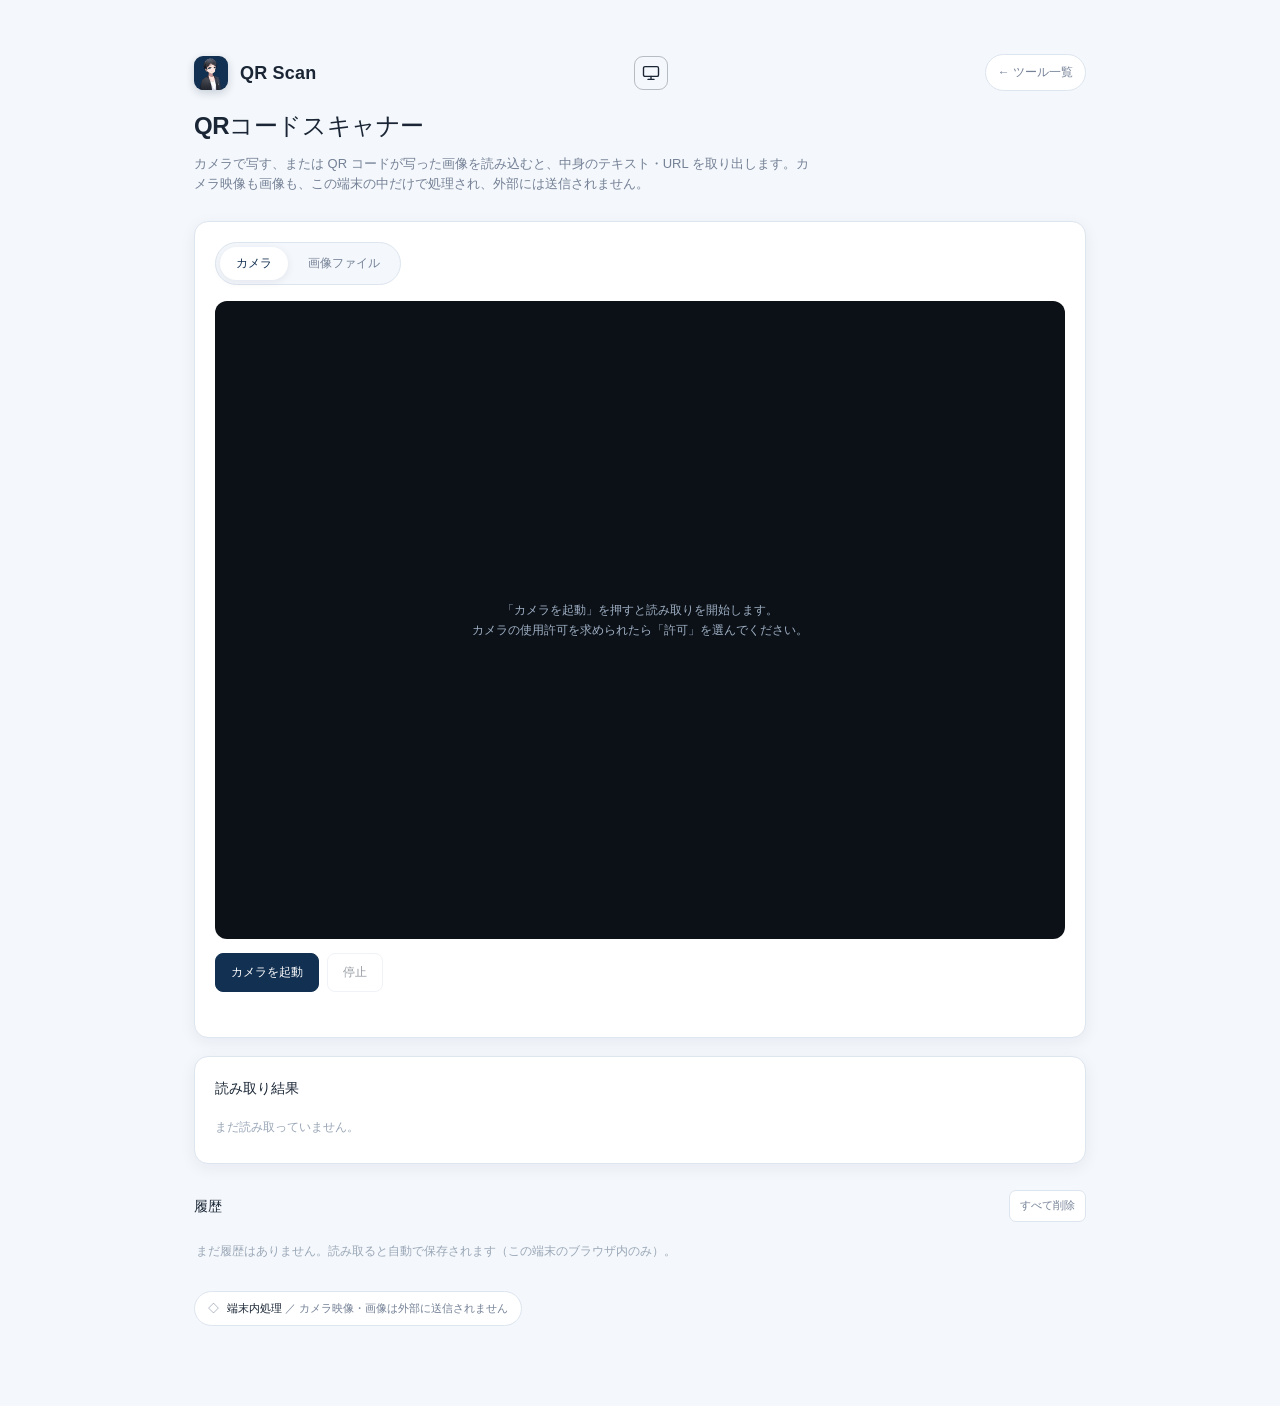
<file: QR_Scan/index.html>
<!doctype html>
<html lang="ja">
<head>
  <meta charset="UTF-8">
  <meta name="viewport" content="width=device-width,initial-scale=1">
  <meta name="theme-color" content="#f4f7fb">
  <title>QR Scan | ローカルQRコード読み取り</title>
  <link rel="icon" sizes="32x32" href="../assets/icon-32.png">
  <link rel="icon" sizes="256x256" href="../assets/icon.png">
  <link rel="apple-touch-icon" href="../assets/icon.png">
  <link rel="stylesheet" href="../assets/common.css">
  <script src="../assets/theme.js"></script>
  <style>
    body{min-height:100vh}
    .wrap{max-width:940px; margin:0 auto; padding:40px 24px 80px}

    header.site{position:sticky; top:0; z-index:50; display:flex; align-items:center; gap:12px;
      padding:14px 0 16px; background:var(--bg)}
    .mark{width:34px; height:34px; border-radius:9px; object-fit:cover; display:block;
      background:var(--navy); box-shadow:0 3px 9px #12305233}
    header.site strong{font:700 18px/1 'DM Sans','Yu Gothic',sans-serif; letter-spacing:.2px}
    .back{display:inline-flex; align-items:center; gap:6px; margin-left:auto; padding:8px 12px;
      border:1px solid var(--line); border-radius:999px; background:var(--paper);
      color:var(--muted); font-size:12px; text-decoration:none}
    .back:hover{border-color:var(--blue); color:var(--blue)}

    .hero{margin-bottom:26px}
    .hero h1{margin:0 0 8px; font-size:24px; letter-spacing:-.4px}
    .hero p{margin:0; max-width:620px; color:var(--muted); font-size:13px}

    .card{padding:20px; border:1px solid var(--line); border-radius:14px; background:var(--paper);
      box-shadow:0 4px 16px #1c355910}
    .card + .card{margin-top:18px}

    /* ---- モード切替 ---- */
    .tabs{display:inline-flex; gap:4px; padding:4px; border:1px solid var(--line);
      border-radius:999px; background:var(--bg); margin-bottom:16px}
    .tabs button{padding:8px 16px; border-radius:999px; font:700 12px 'DM Sans','Yu Gothic',sans-serif;
      color:var(--muted); background:none; cursor:pointer}
    .tabs button[aria-selected="true"]{background:var(--paper); color:var(--navy);
      box-shadow:0 2px 8px #1c355914}

    /* ---- カメラ ---- */
    .stage{position:relative; width:100%; aspect-ratio:4 / 3; border-radius:12px; overflow:hidden;
      background:#0c1118; display:grid; place-items:center}
    #video{width:100%; height:100%; object-fit:cover; display:block}
    #video.off{display:none}
    .stage .reticle{position:absolute; inset:0; margin:auto; width:62%; aspect-ratio:1;
      border:2px solid #ffffffcc; border-radius:16px; box-shadow:0 0 0 100vmax #00000055;
      pointer-events:none}
    .stage .stage-ph{position:absolute; color:#9fb0c4; font-size:12px; text-align:center; padding:24px;
      line-height:1.7}
    .cam-row{display:flex; flex-wrap:wrap; gap:8px; align-items:center; margin-top:14px}
    .cam-row select{flex:1; min-width:160px; padding:9px 11px; border:1px solid var(--line);
      border-radius:8px; font:inherit; font-size:12.5px; background:var(--bg); color:var(--ink)}
    .cam-row select:focus{outline:2px solid var(--blue); outline-offset:1px; border-color:var(--blue)}

    /* ---- 画像ファイル ---- */
    .drop{display:grid; place-items:center; gap:8px; padding:34px 18px; text-align:center;
      border:2px dashed var(--line); border-radius:12px; background:var(--bg); color:var(--muted);
      font-size:12.5px; cursor:pointer; transition:.14s}
    .drop:hover, .drop.drag{border-color:var(--blue); color:var(--blue);
      background:color-mix(in srgb, var(--blue) 6%, transparent)}
    .drop b{color:var(--ink); font-size:13px}
    #imgPreview{margin-top:14px; max-width:100%; max-height:300px; border-radius:10px;
      border:1px solid var(--line); display:block}
    #imgPreview.empty{display:none}

    button.btn{padding:10px 15px; border:1px solid var(--line); border-radius:8px;
      background:var(--paper); color:var(--ink); font:700 12px 'DM Sans','Yu Gothic',sans-serif; cursor:pointer}
    button.btn:hover:not(:disabled){border-color:var(--blue); color:var(--blue)}
    button.btn.primary{background:var(--navy); color:#fff; border-color:var(--navy)}
    button.btn.primary:hover:not(:disabled){background:var(--blue); border-color:var(--blue); color:#fff}
    button.btn:disabled{opacity:.45; cursor:default}

    .status{margin-top:12px; color:var(--faint); font-size:11.5px; min-height:1.2em}
    .status.err{color:var(--ng)}

    /* ---- 結果 ---- */
    .result h2{margin:0 0 12px; font-size:14px}
    .res-empty{color:var(--faint); font-size:12px; padding:6px 0}
    .res-box{border:1px solid var(--line); border-radius:10px; background:var(--bg); padding:14px}
    .res-box + .res-box{margin-top:10px}
    .res-kind{display:inline-block; margin-bottom:8px; padding:3px 9px; border-radius:999px;
      background:var(--soft); color:var(--muted); font:700 10px/1 'DM Sans','Yu Gothic',sans-serif;
      letter-spacing:.6px}
    .res-text{margin:0; font:13px/1.6 ui-monospace,"SFMono-Regular",Menlo,Consolas,"Noto Sans Mono CJK JP",monospace;
      color:var(--ink); white-space:pre-wrap; word-break:break-all}
    .res-text a{color:var(--blue); text-decoration:underline}
    .res-actions{display:flex; flex-wrap:wrap; gap:8px; margin-top:12px}
    .res-actions .btn{padding:7px 12px; font-size:11px}
    .res-actions a.btn{text-decoration:none; display:inline-flex; align-items:center}

    /* ---- 履歴 ---- */
    .hist{margin-top:26px}
    .hist-head{display:flex; align-items:center; justify-content:space-between; margin-bottom:12px}
    .hist-head h2{margin:0; font-size:14px}
    .hist-head button{padding:6px 10px; border:1px solid var(--line); border-radius:7px; background:var(--paper);
      color:var(--muted); font-size:11px; cursor:pointer}
    .hist-head button:hover{border-color:var(--ng); color:var(--ng)}
    ul.hist-list{list-style:none; margin:0; padding:0; display:flex; flex-direction:column; gap:6px}
    ul.hist-list li{display:flex; align-items:center; gap:10px; padding:10px 12px; border:1px solid var(--line);
      border-radius:9px; background:var(--paper)}
    ul.hist-list li .txt{flex:1; min-width:0}
    ul.hist-list li .txt b{display:block; font-weight:500; font-size:12.5px; white-space:nowrap;
      overflow:hidden; text-overflow:ellipsis}
    ul.hist-list li .txt small{color:var(--faint); font-size:10px}
    ul.hist-list li .act{padding:5px 9px; border:1px solid var(--line); border-radius:6px; background:var(--bg);
      color:var(--blue); font:700 11px 'DM Sans',sans-serif; cursor:pointer; flex:0 0 auto; text-decoration:none}
    ul.hist-list li .act:hover{border-color:var(--blue)}
    ul.hist-list li .del{border:0; background:none; color:var(--faint); font-size:16px; cursor:pointer;
      line-height:1; padding:2px 4px; flex:0 0 auto}
    ul.hist-list li .del:hover{color:var(--ng)}
    .hist-empty{color:var(--faint); font-size:12px; padding:8px 2px}

    .privacy{display:inline-flex; align-items:center; gap:8px; margin-top:22px;
      padding:8px 13px; border:1px solid var(--line); border-radius:999px;
      background:var(--paper); color:var(--muted); font-size:11px}
    .privacy b{color:var(--ink)}

    .toast{position:fixed; left:50%; bottom:28px; transform:translateX(-50%) translateY(10px);
      padding:10px 16px; border-radius:8px; background:var(--navy); color:#fff; font-size:12px;
      opacity:0; pointer-events:none; transition:.2s; z-index:999}
    .toast.show{opacity:1; transform:translateX(-50%) translateY(0)}
  </style>
</head>
<body>
  <div class="wrap">
    <header class="site">
      <img class="mark" src="../assets/icon.png" alt="">
      <strong>QR Scan</strong>
      <button data-yos-theme-toggle style="margin-left:auto"></button>
      <a class="back" href="../index.html">← ツール一覧</a>
    </header>

    <section class="hero">
      <h1>QRコードスキャナー</h1>
      <p>カメラで写す、または QR コードが写った画像を読み込むと、中身のテキスト・URL を取り出します。カメラ映像も画像も、この端末の中だけで処理され、外部には送信されません。</p>
    </section>

    <div class="card">
      <div class="tabs" role="tablist">
        <button id="tabCam" role="tab" aria-selected="true">カメラ</button>
        <button id="tabImg" role="tab" aria-selected="false">画像ファイル</button>
      </div>

      <!-- カメラ -->
      <div id="paneCam">
        <div class="stage">
          <video id="video" class="off" playsinline muted></video>
          <div class="reticle" id="reticle" hidden></div>
          <div class="stage-ph" id="stagePh">「カメラを起動」を押すと読み取りを開始します。<br>カメラの使用許可を求められたら「許可」を選んでください。</div>
        </div>
        <div class="cam-row">
          <button class="btn primary" id="camStart">カメラを起動</button>
          <button class="btn" id="camStop" disabled>停止</button>
          <button class="btn" id="camTorch" hidden>ライト</button>
          <select id="camList" hidden aria-label="使用するカメラ"></select>
        </div>
        <div class="status" id="camStatus"></div>
      </div>

      <!-- 画像ファイル -->
      <div id="paneImg" hidden>
        <div class="drop" id="drop" tabindex="0" role="button" aria-label="画像を選択またはドロップ">
          <b>画像を選択</b>
          <span>クリックで選択 ／ ここにドラッグ＆ドロップ ／ 貼り付け（Ctrl+V）</span>
          <input type="file" id="imgFile" accept="image/*" hidden>
        </div>
        <img id="imgPreview" class="empty" alt="読み込んだ画像">
        <div class="status" id="imgStatus"></div>
      </div>
    </div>

    <div class="card result">
      <h2>読み取り結果</h2>
      <div id="resList"></div>
      <div class="res-empty" id="resEmpty">まだ読み取っていません。</div>
    </div>

    <div class="hist">
      <div class="hist-head">
        <h2>履歴</h2>
        <button id="clearHist">すべて削除</button>
      </div>
      <ul class="hist-list" id="histList"></ul>
      <div class="hist-empty" id="histEmpty">まだ履歴はありません。読み取ると自動で保存されます（この端末のブラウザ内のみ）。</div>
    </div>

    <span class="privacy">◇ <span><b>端末内処理</b> ／ カメラ映像・画像は外部に送信されません</span></span>
  </div>

  <div class="toast" id="toast"></div>

  <script src="lib/jsqr.min.js"></script>
  <script>
  (function(){
    'use strict';
    var HIST_KEY = 'yos.qrscan.history.v1';
    var MODE_KEY = 'yos.qrscan.mode.v1';
    var HIST_MAX = 50;

    var $ = function(id){ return document.getElementById(id); };
    var els = {
      tabCam:$('tabCam'), tabImg:$('tabImg'), paneCam:$('paneCam'), paneImg:$('paneImg'),
      stage:document.querySelector('.stage'), video:$('video'), reticle:$('reticle'), stagePh:$('stagePh'),
      camStart:$('camStart'), camStop:$('camStop'), camTorch:$('camTorch'), camList:$('camList'), camStatus:$('camStatus'),
      drop:$('drop'), imgFile:$('imgFile'), imgPreview:$('imgPreview'), imgStatus:$('imgStatus'),
      resList:$('resList'), resEmpty:$('resEmpty'),
      histList:$('histList'), histEmpty:$('histEmpty'), clearHist:$('clearHist'),
      toast:$('toast')
    };

    var hasJsQR = (typeof jsQR === 'function');
    var detector = null;
    if ('BarcodeDetector' in window){
      try { detector = new window.BarcodeDetector({ formats: ['qr_code'] }); } catch(e){ detector = null; }
    }
    var canDecode = hasJsQR || !!detector;

    var toastTimer = null;
    function toast(msg){
      els.toast.textContent = msg;
      els.toast.classList.add('show');
      clearTimeout(toastTimer);
      toastTimer = setTimeout(function(){ els.toast.classList.remove('show'); }, 1800);
    }

    /* ================= 種類の判定 ================= */
    function classify(text){
      var t = text.trim();
      if (/^https?:\/\/\S+$/i.test(t)) return { kind: 'URL', url: t };
      if (/^mailto:/i.test(t)) return { kind: 'メール' };
      if (/^tel:/i.test(t)) return { kind: '電話番号' };
      if (/^(smsto:|sms:)/i.test(t)) return { kind: 'SMS' };
      if (/^wifi:/i.test(t)) return { kind: 'Wi-Fi 設定' };
      if (/^geo:/i.test(t)) return { kind: '位置情報' };
      if (/^begin:vcard/i.test(t)) return { kind: '連絡先（vCard）' };
      if (/^begin:vevent/i.test(t)) return { kind: '予定（iCal）' };
      if (/^bitcoin:/i.test(t)) return { kind: 'Bitcoin' };
      return { kind: 'テキスト' };
    }

    /* ================= 結果の描画 ================= */
    function showResults(list){
      els.resList.innerHTML = '';
      var arr = [];
      var seen = Object.create(null);
      list.forEach(function(x){ if (x && !seen[x]){ seen[x] = true; arr.push(x); } });
      if (!arr.length) return;
      els.resEmpty.style.display = 'none';
      arr.forEach(function(text){
        var info = classify(text);
        var box = document.createElement('div');
        box.className = 'res-box';

        var kindEl = document.createElement('span');
        kindEl.className = 'res-kind';
        kindEl.textContent = info.kind;
        box.appendChild(kindEl);

        var pre = document.createElement('p');
        pre.className = 'res-text';
        if (info.url){
          var a = document.createElement('a');
          a.href = info.url; a.target = '_blank'; a.rel = 'noopener noreferrer nofollow';
          a.textContent = text;
          pre.appendChild(a);
        } else {
          pre.textContent = text;
        }
        box.appendChild(pre);

        var acts = document.createElement('div');
        acts.className = 'res-actions';
        var copyBtn = document.createElement('button');
        copyBtn.className = 'btn'; copyBtn.type = 'button'; copyBtn.textContent = 'コピー';
        copyBtn.addEventListener('click', function(){ copyText(text); });
        acts.appendChild(copyBtn);
        if (info.url){
          var open = document.createElement('a');
          open.className = 'btn primary'; open.textContent = '開く';
          open.href = info.url; open.target = '_blank'; open.rel = 'noopener noreferrer nofollow';
          acts.appendChild(open);
        }
        box.appendChild(acts);
        els.resList.appendChild(box);

        addHistory(text);
      });
    }

    function copyText(text){
      if (navigator.clipboard && navigator.clipboard.writeText){
        navigator.clipboard.writeText(text)
          .then(function(){ toast('コピーしました'); })
          .catch(function(){ toast('コピーできませんでした'); });
      } else {
        var ta = document.createElement('textarea');
        ta.value = text; ta.style.position = 'fixed'; ta.style.opacity = '0';
        document.body.appendChild(ta); ta.select();
        try { document.execCommand('copy'); toast('コピーしました'); }
        catch(e){ toast('コピーできませんでした'); }
        ta.remove();
      }
    }

    function notifyFound(){
      try { if (navigator.vibrate) navigator.vibrate(60); } catch(e){}
      try {
        var C = window.AudioContext || window.webkitAudioContext;
        if (C){
          var ac = new C();
          var o = ac.createOscillator(), g = ac.createGain();
          o.type = 'sine'; o.frequency.value = 880;
          g.gain.value = 0.05;
          o.connect(g); g.connect(ac.destination);
          o.start();
          o.stop(ac.currentTime + 0.12);
          setTimeout(function(){ try { ac.close(); } catch(e){} }, 400);
        }
      } catch(e){}
    }

    /* ================= デコード ================= */
    // source: HTMLVideoElement | HTMLImageElement | HTMLCanvasElement → 文字列の配列
    var work = document.createElement('canvas');
    var wctx = work.getContext('2d', { willReadFrequently: true });

    function sourceSize(src){
      if (src.tagName === 'VIDEO') return [src.videoWidth, src.videoHeight];
      if (src.tagName === 'IMG') return [src.naturalWidth || src.width, src.naturalHeight || src.height];
      return [src.width, src.height];
    }

    function toImageData(src, maxDim){
      var s = sourceSize(src);
      var w = s[0], h = s[1];
      if (!w || !h) return null;
      var scale = Math.min(1, maxDim / Math.max(w, h));
      var cw = Math.max(1, Math.round(w * scale));
      var ch = Math.max(1, Math.round(h * scale));
      work.width = cw; work.height = ch;
      wctx.drawImage(src, 0, 0, cw, ch);
      try { return wctx.getImageData(0, 0, cw, ch); }
      catch(e){ return null; }   // CORS 汚染など
    }

    async function decode(src, opts){
      opts = opts || {};
      if (detector){
        try {
          var codes = await detector.detect(src);
          if (codes && codes.length){
            var vals = codes.map(function(c){ return c.rawValue; }).filter(Boolean);
            if (vals.length) return vals;
          }
        } catch(e){ /* jsQR にフォールバック */ }
      }
      if (hasJsQR){
        var id = toImageData(src, opts.maxDim || 1000);
        if (id){
          var r = jsQR(id.data, id.width, id.height, { inversionAttempts: opts.invert || 'attemptBoth' });
          if (r && r.data) return [r.data];
        }
      }
      return [];
    }

    /* ================= カメラ ================= */
    var stream = null, scanning = false, rafId = 0, lastScan = 0, track = null, torchOn = false;

    function setCamStatus(msg, isErr){
      els.camStatus.textContent = msg || '';
      els.camStatus.classList.toggle('err', !!isErr);
    }

    async function listCameras(){
      if (!navigator.mediaDevices || !navigator.mediaDevices.enumerateDevices) return;
      try {
        var devs = await navigator.mediaDevices.enumerateDevices();
        var cams = devs.filter(function(d){ return d.kind === 'videoinput'; });
        if (cams.length < 2){ els.camList.hidden = true; return; }
        var cur = els.camList.value;
        els.camList.innerHTML = '';
        cams.forEach(function(d, i){
          var op = document.createElement('option');
          op.value = d.deviceId;
          op.textContent = d.label || ('カメラ ' + (i + 1));
          els.camList.appendChild(op);
        });
        if (cur) els.camList.value = cur;
        els.camList.hidden = false;
      } catch(e){}
    }

    async function startCamera(){
      if (!canDecode){ setCamStatus('この環境では QR コードを読み取れません。', true); return; }
      if (!navigator.mediaDevices || !navigator.mediaDevices.getUserMedia){
        setCamStatus('このブラウザはカメラに対応していません。画像ファイルから読み取ってください。', true);
        return;
      }
      stopCamera();
      setCamStatus('カメラを起動しています…');
      var sel = els.camList.hidden ? null : els.camList.value;
      var constraints = sel
        ? { video: { deviceId: { exact: sel } } }
        : { video: { facingMode: { ideal: 'environment' } } };
      try {
        stream = await navigator.mediaDevices.getUserMedia(constraints);
      } catch(e){
        if (e && (e.name === 'NotAllowedError' || e.name === 'SecurityError')){
          setCamStatus('カメラの使用が許可されませんでした。ブラウザの設定で許可するか、画像ファイルから読み取ってください。', true);
        } else if (e && e.name === 'NotFoundError'){
          setCamStatus('カメラが見つかりませんでした。画像ファイルから読み取ってください。', true);
        } else if (location.protocol === 'file:'){
          setCamStatus('ローカルファイル（file://）ではカメラを使えません。画像ファイルから読み取るか、公開版をご利用ください。', true);
        } else {
          setCamStatus('カメラを起動できませんでした：' + (e && e.name || e), true);
        }
        return;
      }
      els.video.srcObject = stream;
      els.video.classList.remove('off');
      els.stagePh.hidden = true;
      els.reticle.hidden = false;
      try { await els.video.play(); } catch(e){}
      track = stream.getVideoTracks()[0] || null;
      setupTorch();
      els.camStart.textContent = '再起動';
      els.camStop.disabled = false;
      setCamStatus('読み取り中… QR コードを枠に合わせてください。');
      listCameras();
      scanning = true;
      lastScan = 0;
      loop();
    }

    function stopCamera(){
      scanning = false;
      cancelAnimationFrame(rafId);
      if (stream){ stream.getTracks().forEach(function(t){ try { t.stop(); } catch(e){} }); }
      stream = null; track = null; torchOn = false;
      els.video.srcObject = null;
      els.video.classList.add('off');
      els.reticle.hidden = true;
      els.stagePh.hidden = false;
      els.camStop.disabled = true;
      els.camTorch.hidden = true;
    }

    function setupTorch(){
      try {
        var caps = track && track.getCapabilities ? track.getCapabilities() : null;
        if (caps && 'torch' in caps){
          els.camTorch.hidden = false;
          els.camTorch.textContent = 'ライト';
        } else {
          els.camTorch.hidden = true;
        }
      } catch(e){ els.camTorch.hidden = true; }
    }

    els.camTorch.addEventListener('click', function(){
      if (!track) return;
      torchOn = !torchOn;
      track.applyConstraints({ advanced: [{ torch: torchOn }] })
        .then(function(){ els.camTorch.textContent = torchOn ? 'ライト OFF' : 'ライト'; })
        .catch(function(){ toast('ライトを切り替えられませんでした'); });
    });

    function loop(){
      if (!scanning) return;
      rafId = requestAnimationFrame(loop);
      var now = performance.now();
      if (now - lastScan < 180) return;         // 負荷を抑える
      lastScan = now;
      if (els.video.readyState < 2) return;
      decode(els.video, { maxDim: 640 }).then(function(vals){
        if (!scanning || !vals.length) return;
        scanning = false;
        cancelAnimationFrame(rafId);
        notifyFound();
        setCamStatus('読み取りました。続けて読む場合は「再開」を押してください。');
        els.camStart.textContent = '再開';
        showResults(vals);
      }).catch(function(){});
    }

    els.camStart.addEventListener('click', startCamera);
    els.camStop.addEventListener('click', function(){
      stopCamera();
      setCamStatus('停止しました。');
      els.camStart.textContent = 'カメラを起動';
    });
    els.camList.addEventListener('change', function(){ if (stream) startCamera(); });

    document.addEventListener('visibilitychange', function(){
      if (document.hidden && stream) {
        stopCamera();
        setCamStatus('停止しました（タブが非表示になりました）。');
        els.camStart.textContent = 'カメラを起動';
      }
    });

    /* ================= 画像ファイル ================= */
    function setImgStatus(msg, isErr){
      els.imgStatus.textContent = msg || '';
      els.imgStatus.classList.toggle('err', !!isErr);
    }

    function handleImageFile(file){
      if (!file || !/^image\//.test(file.type)){ setImgStatus('画像ファイルを選んでください。', true); return; }
      if (!canDecode){ setImgStatus('この環境では QR コードを読み取れません。', true); return; }
      var url = URL.createObjectURL(file);
      var img = new Image();
      img.onload = function(){
        els.imgPreview.src = url;
        els.imgPreview.classList.remove('empty');
        setImgStatus('読み取り中…');
        decode(img, { maxDim: 1600 }).then(function(vals){
          if (vals.length){
            setImgStatus('読み取りました。');
            notifyFound();
            showResults(vals);
          } else {
            setImgStatus('QR コードを検出できませんでした。ピントが合った、なるべく大きく写った画像でお試しください。', true);
          }
          setTimeout(function(){ URL.revokeObjectURL(url); }, 1500);
        }).catch(function(){
          setImgStatus('読み取りに失敗しました。', true);
          URL.revokeObjectURL(url);
        });
      };
      img.onerror = function(){ setImgStatus('画像を読み込めませんでした。', true); URL.revokeObjectURL(url); };
      img.src = url;
    }

    els.drop.addEventListener('click', function(){ els.imgFile.click(); });
    els.drop.addEventListener('keydown', function(e){
      if (e.key === 'Enter' || e.key === ' '){ e.preventDefault(); els.imgFile.click(); }
    });
    els.imgFile.addEventListener('change', function(){
      var f = els.imgFile.files && els.imgFile.files[0];
      els.imgFile.value = '';
      if (f) handleImageFile(f);
    });
    ['dragenter','dragover'].forEach(function(ev){
      els.drop.addEventListener(ev, function(e){ e.preventDefault(); els.drop.classList.add('drag'); });
    });
    ['dragleave','drop'].forEach(function(ev){
      els.drop.addEventListener(ev, function(e){ e.preventDefault(); els.drop.classList.remove('drag'); });
    });
    els.drop.addEventListener('drop', function(e){
      var f = e.dataTransfer && e.dataTransfer.files && e.dataTransfer.files[0];
      if (f) handleImageFile(f);
    });
    window.addEventListener('paste', function(e){
      if (els.paneImg.hidden) return;
      var items = e.clipboardData && e.clipboardData.items;
      if (!items) return;
      for (var i = 0; i < items.length; i++){
        if (items[i].type && items[i].type.indexOf('image/') === 0){
          handleImageFile(items[i].getAsFile());
          break;
        }
      }
    });

    /* ================= モード切替 ================= */
    function setMode(mode){
      var cam = mode !== 'img';
      els.tabCam.setAttribute('aria-selected', cam ? 'true' : 'false');
      els.tabImg.setAttribute('aria-selected', cam ? 'false' : 'true');
      els.paneCam.hidden = !cam;
      els.paneImg.hidden = cam;
      if (!cam){
        stopCamera();
        els.camStart.textContent = 'カメラを起動';
        setCamStatus('');
      }
      try { localStorage.setItem(MODE_KEY, cam ? 'cam' : 'img'); } catch(e){}
    }
    els.tabCam.addEventListener('click', function(){ setMode('cam'); });
    els.tabImg.addEventListener('click', function(){ setMode('img'); });

    /* ================= 履歴 ================= */
    function loadHistory(){
      try { return JSON.parse(localStorage.getItem(HIST_KEY) || '[]') || []; }
      catch(e){ return []; }
    }
    function storeHistory(list){
      try { localStorage.setItem(HIST_KEY, JSON.stringify(list)); } catch(e){}
    }
    function addHistory(text){
      if (!text) return;
      var list = loadHistory().filter(function(it){ return it.text !== text; });
      list.unshift({ text: text, ts: Date.now() });
      if (list.length > HIST_MAX) list = list.slice(0, HIST_MAX);
      storeHistory(list);
      renderHistory();
    }
    function fmtDate(ts){
      var d = new Date(ts);
      var p = function(n){ return (n < 10 ? '0' : '') + n; };
      return d.getFullYear() + '/' + p(d.getMonth() + 1) + '/' + p(d.getDate()) + ' ' +
        p(d.getHours()) + ':' + p(d.getMinutes());
    }
    function renderHistory(){
      var list = loadHistory();
      els.histList.innerHTML = '';
      els.histEmpty.style.display = list.length ? 'none' : '';
      list.forEach(function(it, idx){
        var li = document.createElement('li');
        var txt = document.createElement('div');
        txt.className = 'txt';
        var b = document.createElement('b'); b.textContent = it.text;
        var s = document.createElement('small');
        var info = classify(it.text);
        s.textContent = info.kind + '・' + fmtDate(it.ts);
        txt.appendChild(b); txt.appendChild(s);

        var copy = document.createElement('button');
        copy.className = 'act'; copy.type = 'button'; copy.textContent = 'コピー';
        copy.addEventListener('click', function(){ copyText(it.text); });

        var del = document.createElement('button');
        del.className = 'del'; del.type = 'button'; del.title = '削除';
        del.setAttribute('aria-label', '削除'); del.textContent = '×';
        del.addEventListener('click', function(){
          var cur = loadHistory();
          cur.splice(idx, 1);
          storeHistory(cur);
          renderHistory();
        });

        li.appendChild(txt);
        if (info.url){
          var open = document.createElement('a');
          open.className = 'act'; open.textContent = '開く';
          open.href = info.url; open.target = '_blank'; open.rel = 'noopener noreferrer nofollow';
          li.appendChild(open);
        }
        li.appendChild(copy); li.appendChild(del);
        els.histList.appendChild(li);
      });
    }
    els.clearHist.addEventListener('click', function(){
      if (!loadHistory().length) return;
      if (!confirm('履歴をすべて削除しますか？')) return;
      storeHistory([]);
      renderHistory();
    });

    /* ================= 初期化 ================= */
    if (!canDecode){
      els.camStart.disabled = true;
      setCamStatus('この環境では QR コードを読み取れません（読み取りライブラリが読み込めませんでした）。', true);
      setImgStatus('この環境では QR コードを読み取れません（読み取りライブラリが読み込めませんでした）。', true);
    }
    var savedMode = 'cam';
    try { savedMode = localStorage.getItem(MODE_KEY) || 'cam'; } catch(e){}
    setMode(savedMode === 'img' ? 'img' : 'cam');
    renderHistory();
  })();
  </script>
</body>
</html>
</file>
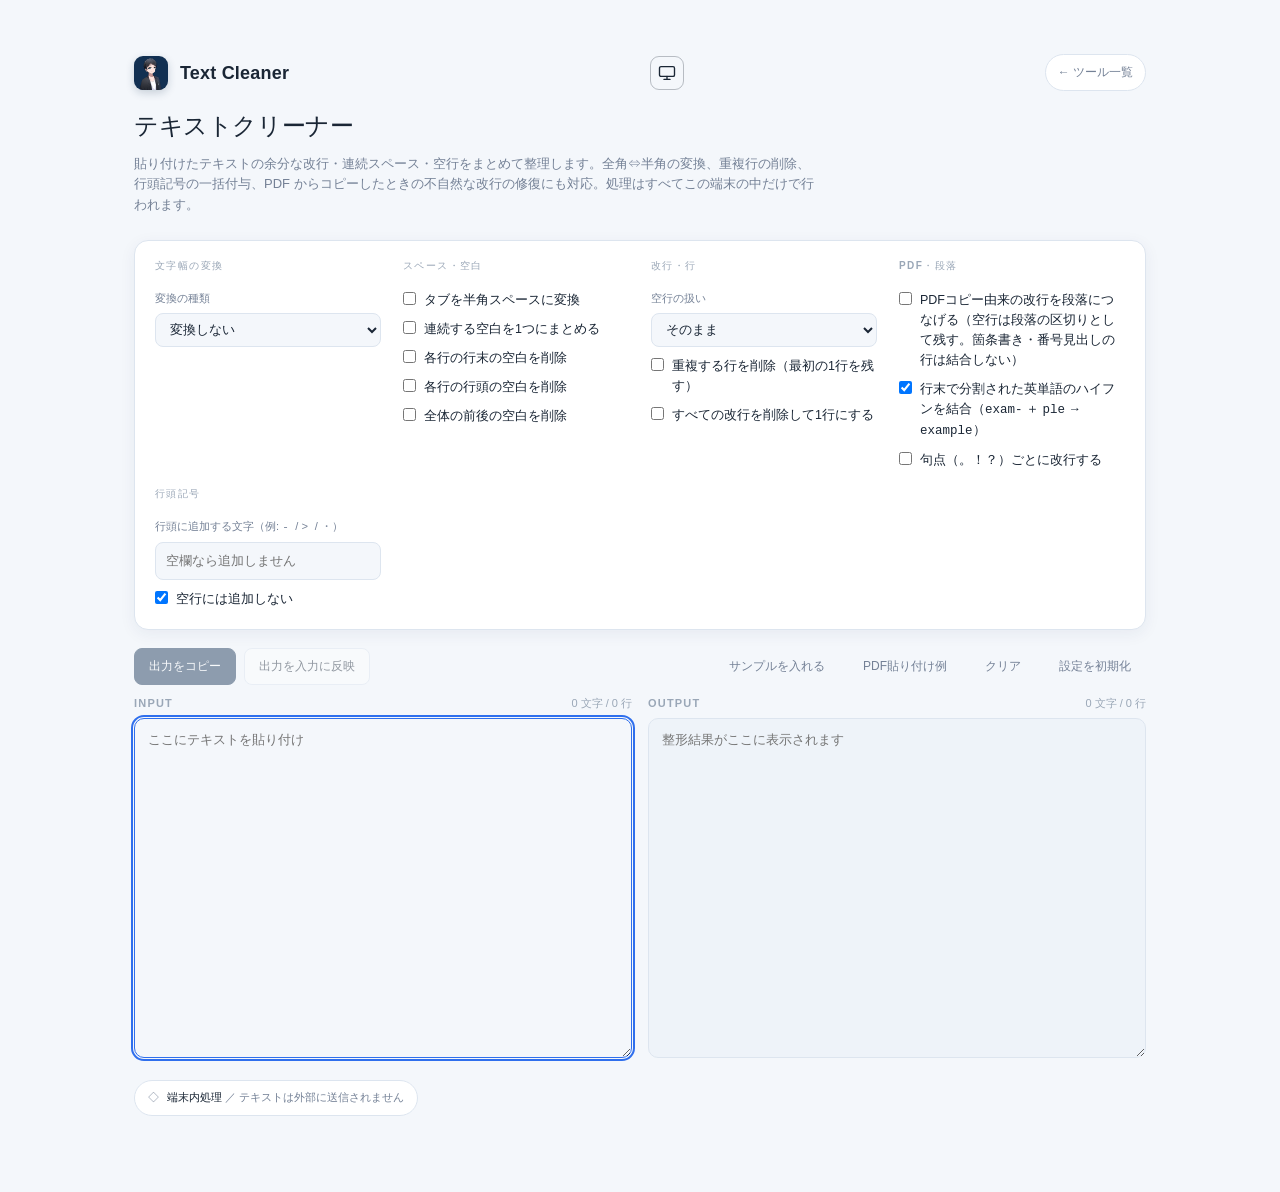
<file: TextCleaner/index.html>
<!doctype html>
<html lang="ja">
<head>
  <meta charset="UTF-8">
  <meta name="viewport" content="width=device-width,initial-scale=1">
  <meta name="theme-color" content="#f4f7fb">
  <title>Text Cleaner | ローカルテキスト整形</title>
  <link rel="icon" sizes="32x32" href="../assets/icon-32.png">
  <link rel="icon" sizes="256x256" href="../assets/icon.png">
  <link rel="apple-touch-icon" href="../assets/icon.png">
  <link rel="stylesheet" href="../assets/common.css">
  <script src="../assets/theme.js"></script>
  <style>
    body{min-height:100vh}
    .wrap{max-width:1060px; margin:0 auto; padding:40px 24px 80px}

    header.site{position:sticky; top:0; z-index:50; display:flex; align-items:center; gap:12px;
      padding:14px 0 16px; background:var(--bg)}
    .mark{width:34px; height:34px; border-radius:9px; object-fit:cover; display:block;
      background:var(--navy); box-shadow:0 3px 9px #12305233}
    header.site strong{font:700 18px/1 var(--font-head); letter-spacing:.2px}
    .back{display:inline-flex; align-items:center; gap:6px; margin-left:auto; padding:8px 12px;
      border:1px solid var(--line); border-radius:999px; background:var(--paper);
      color:var(--muted); font-size:12px; text-decoration:none}
    .back:hover{border-color:var(--blue); color:var(--blue)}

    .hero{margin-bottom:24px}
    .hero h1{margin:0 0 8px; font-size:24px; letter-spacing:-.4px}
    .hero p{margin:0; max-width:680px; color:var(--muted); font-size:13px}

    .card{padding:20px; border:1px solid var(--line); border-radius:14px; background:var(--paper);
      box-shadow:0 4px 16px #1c355910}

    /* ---- オプション ---- */
    .opts{display:grid; grid-template-columns:repeat(auto-fit,minmax(220px,1fr)); gap:18px 22px}
    .grp{margin:0; padding:0; border:0}
    .grp legend{padding:0; margin-bottom:10px; color:var(--faint);
      font:700 10px/1 var(--font-head); letter-spacing:1.4px}
    .grp > * + *{margin-top:9px}
    .chk{display:flex; align-items:flex-start; gap:8px; font-size:12.5px; color:var(--ink); cursor:pointer}
    .chk input{margin:2px 0 0; flex:0 0 auto}
    .fld{display:block}
    .fld > span{display:block; margin-bottom:5px; color:var(--muted); font-size:11px}
    select, input[type=text]{
      width:100%; padding:8px 10px; border:1px solid var(--line); border-radius:8px;
      font:inherit; font-size:12.5px; background:var(--bg); color:var(--ink)}
    select:focus, input[type=text]:focus{outline:2px solid var(--blue); outline-offset:1px; border-color:var(--blue)}

    .toolbar{display:flex; flex-wrap:wrap; align-items:center; gap:8px; margin:18px 0 10px}
    .toolbar .sp{flex:1}
    button.btn{padding:9px 14px; border:1px solid var(--line); border-radius:8px;
      background:var(--paper); color:var(--ink); font:700 12px var(--font-head); cursor:pointer}
    button.btn:hover:not(:disabled){border-color:var(--blue); color:var(--blue)}
    button.btn.primary{background:var(--navy); color:#fff; border-color:var(--navy)}
    button.btn.primary:hover:not(:disabled){background:var(--blue); border-color:var(--blue); color:#fff}
    button.btn:disabled{opacity:.45; cursor:default}
    button.btn.link{border-color:transparent; background:transparent; color:var(--muted); font-weight:500}
    button.btn.link:hover:not(:disabled){color:var(--blue)}

    /* ---- 入出力 ---- */
    .io{display:grid; grid-template-columns:1fr 1fr; gap:16px; margin-top:6px}
    @media (max-width:820px){ .io{grid-template-columns:1fr} }
    .io .pane{display:flex; flex-direction:column; gap:6px}
    .io .pane-head{display:flex; align-items:baseline; justify-content:space-between; gap:8px}
    .io .pane-head b{font:700 11px/1 var(--font-head); letter-spacing:1.2px; color:var(--faint)}
    .io .pane-head small{color:var(--faint); font-size:11px}
    textarea{width:100%; min-height:340px; resize:vertical; padding:12px 13px;
      border:1px solid var(--line); border-radius:10px; background:var(--bg); color:var(--ink);
      font:13px/1.6 ui-monospace,"SFMono-Regular",Menlo,Consolas,"Noto Sans Mono CJK JP",monospace;
      white-space:pre; overflow-wrap:normal}
    textarea:focus{outline:2px solid var(--blue); outline-offset:1px; border-color:var(--blue)}
    #output{background:var(--soft)}

    .privacy{display:inline-flex; align-items:center; gap:8px; margin-top:22px;
      padding:8px 13px; border:1px solid var(--line); border-radius:999px;
      background:var(--paper); color:var(--muted); font-size:11px}
    .privacy b{color:var(--ink)}

    .toast{position:fixed; left:50%; bottom:28px; transform:translateX(-50%) translateY(10px);
      padding:10px 16px; border-radius:8px; background:var(--navy); color:#fff; font-size:12px;
      opacity:0; pointer-events:none; transition:.2s}
    .toast.show{opacity:1; transform:translateX(-50%) translateY(0)}
  </style>
</head>
<body>
  <div class="wrap">
    <header class="site">
      <img class="mark" src="../assets/icon.png" alt="">
      <strong>Text Cleaner</strong>
      <button data-yos-theme-toggle style="margin-left:auto"></button>
      <a class="back" href="../index.html">← ツール一覧</a>
    </header>

    <section class="hero">
      <h1>テキストクリーナー</h1>
      <p>貼り付けたテキストの余分な改行・連続スペース・空行をまとめて整理します。全角⇔半角の変換、重複行の削除、行頭記号の一括付与、PDF からコピーしたときの不自然な改行の修復にも対応。処理はすべてこの端末の中だけで行われます。</p>
    </section>

    <div class="card">
      <div class="opts">
        <fieldset class="grp">
          <legend>文字幅の変換</legend>
          <label class="fld">
            <span>変換の種類</span>
            <select id="width">
              <option value="none">変換しない</option>
              <option value="alnum">英数字を半角に</option>
              <option value="ascii">英数字・記号を半角に</option>
              <option value="ascii_space">英数字・記号・空白を半角に</option>
              <option value="kana_full">半角カナを全角に</option>
              <option value="ascii_full">英数字・記号を全角に</option>
            </select>
          </label>
        </fieldset>

        <fieldset class="grp">
          <legend>スペース・空白</legend>
          <label class="chk"><input type="checkbox" id="tabToSpace"><span>タブを半角スペースに変換</span></label>
          <label class="chk"><input type="checkbox" id="collapseSpaces"><span>連続する空白を1つにまとめる</span></label>
          <label class="chk"><input type="checkbox" id="trimTrail"><span>各行の行末の空白を削除</span></label>
          <label class="chk"><input type="checkbox" id="trimLead"><span>各行の行頭の空白を削除</span></label>
          <label class="chk"><input type="checkbox" id="trimAll"><span>全体の前後の空白を削除</span></label>
        </fieldset>

        <fieldset class="grp">
          <legend>改行・行</legend>
          <label class="fld">
            <span>空行の扱い</span>
            <select id="blankLines">
              <option value="keep">そのまま</option>
              <option value="collapse">連続する空行を1つに</option>
              <option value="remove">空行をすべて削除</option>
            </select>
          </label>
          <label class="chk"><input type="checkbox" id="dedupe"><span>重複する行を削除（最初の1行を残す）</span></label>
          <label class="chk"><input type="checkbox" id="joinLines"><span>すべての改行を削除して1行にする</span></label>
        </fieldset>

        <fieldset class="grp">
          <legend>PDF・段落</legend>
          <label class="chk"><input type="checkbox" id="pdfReflow"><span>PDFコピー由来の改行を段落につなげる（空行は段落の区切りとして残す。箇条書き・番号見出しの行は結合しない）</span></label>
          <label class="chk"><input type="checkbox" id="pdfDehyphen" checked><span>行末で分割された英単語のハイフンを結合（<code>exam-</code> ＋ <code>ple</code> → <code>example</code>）</span></label>
          <label class="chk"><input type="checkbox" id="pdfSentenceBreak"><span>句点（<code>。！？</code>）ごとに改行する</span></label>
        </fieldset>

        <fieldset class="grp">
          <legend>行頭記号</legend>
          <label class="fld">
            <span>行頭に追加する文字（例: <code>- </code> / <code>&gt; </code> / <code>・</code>）</span>
            <input type="text" id="prefix" placeholder="空欄なら追加しません" autocomplete="off">
          </label>
          <label class="chk"><input type="checkbox" id="prefixSkipBlank" checked><span>空行には追加しない</span></label>
        </fieldset>
      </div>
    </div>

    <div class="toolbar">
      <button class="btn primary" id="copyBtn" disabled>出力をコピー</button>
      <button class="btn" id="toInputBtn" disabled>出力を入力に反映</button>
      <span class="sp"></span>
      <button class="btn link" id="sampleBtn">サンプルを入れる</button>
      <button class="btn link" id="pdfSampleBtn">PDF貼り付け例</button>
      <button class="btn link" id="clearBtn">クリア</button>
      <button class="btn link" id="resetBtn">設定を初期化</button>
    </div>

    <div class="io">
      <div class="pane">
        <div class="pane-head"><b>INPUT</b><small id="inMeta">0 文字 / 0 行</small></div>
        <textarea id="input" placeholder="ここにテキストを貼り付け" spellcheck="false" autofocus></textarea>
      </div>
      <div class="pane">
        <div class="pane-head"><b>OUTPUT</b><small id="outMeta">0 文字 / 0 行</small></div>
        <textarea id="output" placeholder="整形結果がここに表示されます" spellcheck="false" readonly></textarea>
      </div>
    </div>

    <span class="privacy">◇ <span><b>端末内処理</b> ／ テキストは外部に送信されません</span></span>
  </div>

  <div class="toast" id="toast"></div>

  <script>
  (function(){
    'use strict';
    var OPTS_KEY = 'yos.textcleaner.opts.v1';
    var $ = function(id){ return document.getElementById(id); };

    var els = {
      input:$('input'), output:$('output'),
      width:$('width'), tabToSpace:$('tabToSpace'), collapseSpaces:$('collapseSpaces'),
      trimTrail:$('trimTrail'), trimLead:$('trimLead'), trimAll:$('trimAll'),
      blankLines:$('blankLines'), dedupe:$('dedupe'), joinLines:$('joinLines'),
      pdfReflow:$('pdfReflow'), pdfDehyphen:$('pdfDehyphen'), pdfSentenceBreak:$('pdfSentenceBreak'),
      prefix:$('prefix'), prefixSkipBlank:$('prefixSkipBlank'),
      inMeta:$('inMeta'), outMeta:$('outMeta'),
      copyBtn:$('copyBtn'), toInputBtn:$('toInputBtn'),
      sampleBtn:$('sampleBtn'), pdfSampleBtn:$('pdfSampleBtn'), clearBtn:$('clearBtn'), resetBtn:$('resetBtn'),
      toast:$('toast')
    };

    var CHECKS = ['tabToSpace','collapseSpaces','trimTrail','trimLead','trimAll','dedupe','joinLines',
                  'pdfReflow','pdfDehyphen','pdfSentenceBreak','prefixSkipBlank'];
    var SELECTS = ['width','blankLines'];

    var toastTimer = null;
    function toast(msg){
      els.toast.textContent = msg;
      els.toast.classList.add('show');
      clearTimeout(toastTimer);
      toastTimer = setTimeout(function(){ els.toast.classList.remove('show'); }, 1600);
    }

    /* ---------- 全角・半角変換 ---------- */
    function zenAlnumToHan(s){
      return s.replace(/[Ａ-Ｚａ-ｚ０-９]/g, function(c){
        return String.fromCharCode(c.charCodeAt(0) - 0xFEE0);
      });
    }
    function zenAsciiToHan(s){
      return s.replace(/[！-～]/g, function(c){
        return String.fromCharCode(c.charCodeAt(0) - 0xFEE0);
      });
    }
    function zenSpaceToHan(s){ return s.replace(/　/g, ' '); }
    function hanAsciiToZen(s){
      return s.replace(/ /g, '　').replace(/[!-~]/g, function(c){
        return String.fromCharCode(c.charCodeAt(0) + 0xFEE0);
      });
    }

    var KANA_MAP = {
      'ｶﾞ':'ガ','ｷﾞ':'ギ','ｸﾞ':'グ','ｹﾞ':'ゲ','ｺﾞ':'ゴ','ｻﾞ':'ザ','ｼﾞ':'ジ','ｽﾞ':'ズ','ｾﾞ':'ゼ','ｿﾞ':'ゾ',
      'ﾀﾞ':'ダ','ﾁﾞ':'ヂ','ﾂﾞ':'ヅ','ﾃﾞ':'デ','ﾄﾞ':'ド','ﾊﾞ':'バ','ﾋﾞ':'ビ','ﾌﾞ':'ブ','ﾍﾞ':'ベ','ﾎﾞ':'ボ',
      'ﾊﾟ':'パ','ﾋﾟ':'ピ','ﾌﾟ':'プ','ﾍﾟ':'ペ','ﾎﾟ':'ポ','ｳﾞ':'ヴ',
      'ｱ':'ア','ｲ':'イ','ｳ':'ウ','ｴ':'エ','ｵ':'オ','ｶ':'カ','ｷ':'キ','ｸ':'ク','ｹ':'ケ','ｺ':'コ',
      'ｻ':'サ','ｼ':'シ','ｽ':'ス','ｾ':'セ','ｿ':'ソ','ﾀ':'タ','ﾁ':'チ','ﾂ':'ツ','ﾃ':'テ','ﾄ':'ト',
      'ﾅ':'ナ','ﾆ':'ニ','ﾇ':'ヌ','ﾈ':'ネ','ﾉ':'ノ','ﾊ':'ハ','ﾋ':'ヒ','ﾌ':'フ','ﾍ':'ヘ','ﾎ':'ホ',
      'ﾏ':'マ','ﾐ':'ミ','ﾑ':'ム','ﾒ':'メ','ﾓ':'モ','ﾔ':'ヤ','ﾕ':'ユ','ﾖ':'ヨ',
      'ﾗ':'ラ','ﾘ':'リ','ﾙ':'ル','ﾚ':'レ','ﾛ':'ロ','ﾜ':'ワ','ｦ':'ヲ','ﾝ':'ン',
      'ｧ':'ァ','ｨ':'ィ','ｩ':'ゥ','ｪ':'ェ','ｫ':'ォ','ｬ':'ャ','ｭ':'ュ','ｮ':'ョ','ｯ':'ッ',
      'ｰ':'ー','｡':'。','｢':'「','｣':'」','､':'、','･':'・','ﾞ':'゛','ﾟ':'゜'
    };
    function hanKanaToZen(s){
      return s.replace(/([ｦ-ﾝｳ])ﾞ/g, function(m, c){ return KANA_MAP[c + 'ﾞ'] || (KANA_MAP[c] || c) + '゛'; })
              .replace(/([ﾊ-ﾎ])ﾟ/g, function(m, c){ return KANA_MAP[c + 'ﾟ'] || (KANA_MAP[c] || c) + '゜'; })
              .replace(/[｡-ﾟ]/g, function(c){ return KANA_MAP[c] || c; });
    }

    function convertWidth(text, mode){
      switch (mode){
        case 'alnum':       return zenAlnumToHan(text);
        case 'ascii':       return zenAsciiToHan(text);
        case 'ascii_space': return zenSpaceToHan(zenAsciiToHan(text));
        case 'kana_full':   return hanKanaToZen(text);
        case 'ascii_full':  return hanAsciiToZen(text);
        default:            return text;
      }
    }

    var isBlank = function(line){ return /^\s*$/.test(line); };

    /* ---------- PDFコピーの改行修復 ---------- */
    // 前後どちらかが CJK 文字なら結合時にスペースを入れない
    var CJK_RE = /[　-〿぀-ヿ㐀-䶿一-鿿豈-﫿＀-￯]/;
    // 結合せず独立した行として残す「箇条書き・番号見出し」の行頭
    var LIST_RE = /^(?:[-–—*+>＞･・‐]|[･・]\s|\d{1,3}[.)）、]\s?|[（(]\d{1,3}[)）]|[①-⑳㉑-㉟]|[■□◆◇▶▸●○◎]|[a-zA-Z][.)]\s|第[〇零一二三四五六七八九十百千]+[章節条項編話回])/;

    // PDF からコピーした「1行ごとの強制改行」を段落へ結合する。
    // 空行は段落の区切りとして 1 つ残す。箇条書き・番号見出しの行は結合しない。
    function reflowParagraphs(text, dehyphen){
      var lines = text.split('\n');
      var out = [];
      var buf = '', bufIsList = false;
      function flush(){ if (buf !== ''){ out.push(buf); buf = ''; bufIsList = false; } }
      for (var i = 0; i < lines.length; i++){
        var line = lines[i].replace(/^[^\S\n]+|[^\S\n]+$/g, '');
        if (line === ''){
          flush();
          if (out.length && out[out.length - 1] !== '') out.push('');
          continue;
        }
        if (buf === ''){ buf = line; bufIsList = LIST_RE.test(line); continue; }
        // 箇条書き・番号見出しの行は、それ自身も直後の行も結合しない
        if (bufIsList || LIST_RE.test(line)){ flush(); buf = line; bufIsList = LIST_RE.test(line); continue; }
        // 行末ハイフン（半角 "-" ／ソフトハイフン）で分割された英単語を結合
        if (dehyphen && /[A-Za-z]­?-$/.test(buf) && /^[a-z]/.test(line)){
          buf = buf.replace(/­?-$/, '') + line;
          continue;
        }
        var joinNoSpace = CJK_RE.test(buf.slice(-1)) || CJK_RE.test(line.charAt(0));
        buf += (joinNoSpace ? '' : ' ') + line;
      }
      flush();
      while (out.length && out[0] === '') out.shift();
      while (out.length && out[out.length - 1] === '') out.pop();
      return out.join('\n');
    }

    // 句点（。！？）＋続く閉じ括弧・閉じ引用符のあとで改行する（行末はそのまま）
    function sentenceBreak(text){
      return text.split('\n').map(function(line){
        return line.replace(/([。！？][」』）)】〕》”"’]*)(?!$)/g, '$1\n');
      }).join('\n');
    }

    /* ---------- メイン処理 ---------- */
    function clean(text, o){
      if (!text) return '';

      // 改行コードを LF に統一
      text = text.replace(/\r\n?/g, '\n');

      // 1. 文字幅の変換
      text = convertWidth(text, o.width);

      // 2. タブ → 半角スペース
      if (o.tabToSpace) text = text.replace(/\t/g, ' ');

      // 3. 行頭・行末の空白を削除
      if (o.trimLead || o.trimTrail){
        text = text.split('\n').map(function(line){
          if (o.trimLead)  line = line.replace(/^[^\S\n]+/, '');
          if (o.trimTrail) line = line.replace(/[^\S\n]+$/, '');
          return line;
        }).join('\n');
      }

      // 4. 連続する空白を1つに（改行は対象外）
      if (o.collapseSpaces) text = text.replace(/[^\S\n]{2,}/g, ' ');

      // 4.5 PDFコピー由来の改行を段落へ結合（行頭・行末の空白は結合時に正規化）
      if (o.pdfReflow) text = reflowParagraphs(text, o.pdfDehyphen);

      // 4.6 句点ごとに改行
      if (o.pdfSentenceBreak) text = sentenceBreak(text);

      // 5. 空行の扱い
      if (o.blankLines === 'remove'){
        text = text.split('\n').filter(function(line){ return !isBlank(line); }).join('\n');
      } else if (o.blankLines === 'collapse'){
        var out = [], prevBlank = false;
        text.split('\n').forEach(function(line){
          var blank = isBlank(line);
          if (blank && prevBlank) return;
          out.push(blank ? '' : line);
          prevBlank = blank;
        });
        text = out.join('\n');
      }

      // 6. 重複する行を削除（空行は常に残す）
      if (o.dedupe){
        var seen = Object.create(null), kept = [];
        text.split('\n').forEach(function(line){
          if (isBlank(line)){ kept.push(line); return; }
          if (seen[line]) return;
          seen[line] = true;
          kept.push(line);
        });
        text = kept.join('\n');
      }

      // 7. 行頭に記号を追加
      if (o.prefix){
        text = text.split('\n').map(function(line){
          if (o.prefixSkipBlank && isBlank(line)) return line;
          return o.prefix + line;
        }).join('\n');
      }

      // 8. すべての改行を削除して1行に
      if (o.joinLines) text = text.replace(/\n+/g, '');

      // 9. 全体の前後の空白を削除
      if (o.trimAll) text = text.replace(/^\s+|\s+$/g, '');

      return text;
    }

    /* ---------- オプションの読み書き ---------- */
    function readOpts(){
      var o = { width: els.width.value, blankLines: els.blankLines.value, prefix: els.prefix.value };
      CHECKS.forEach(function(k){ o[k] = els[k].checked; });
      return o;
    }
    function saveOpts(){
      try { localStorage.setItem(OPTS_KEY, JSON.stringify(readOpts())); } catch (e){}
    }
    function loadOpts(){
      var o;
      try { o = JSON.parse(localStorage.getItem(OPTS_KEY) || 'null'); } catch (e){ o = null; }
      if (!o) return;
      SELECTS.forEach(function(k){ if (typeof o[k] === 'string') els[k].value = o[k]; });
      CHECKS.forEach(function(k){ if (typeof o[k] === 'boolean') els[k].checked = o[k]; });
      if (typeof o.prefix === 'string') els.prefix.value = o.prefix;
    }

    /* ---------- 表示更新 ---------- */
    function countLabel(s){
      var chars = Array.from(s).length;
      var lines = s === '' ? 0 : s.split('\n').length;
      return chars.toLocaleString() + ' 文字 / ' + lines.toLocaleString() + ' 行';
    }

    var runTimer = null;
    function schedule(){ clearTimeout(runTimer); runTimer = setTimeout(run, 120); }

    function run(){
      var input = els.input.value;
      var out = clean(input, readOpts());
      els.output.value = out;
      els.inMeta.textContent = countLabel(input);
      els.outMeta.textContent = countLabel(out);
      var has = out.length > 0;
      els.copyBtn.disabled = !has;
      els.toInputBtn.disabled = !has;
      saveOpts();
    }

    /* ---------- 操作 ---------- */
    els.copyBtn.addEventListener('click', function(){
      var text = els.output.value;
      if (!text) return;
      if (navigator.clipboard && navigator.clipboard.writeText){
        navigator.clipboard.writeText(text)
          .then(function(){ toast('出力をコピーしました'); })
          .catch(function(){ fallbackCopy(text); });
      } else {
        fallbackCopy(text);
      }
    });
    function fallbackCopy(text){
      els.output.removeAttribute('readonly');
      els.output.select();
      try { document.execCommand('copy'); toast('出力をコピーしました'); }
      catch (e){ toast('コピーに失敗しました'); }
      els.output.setAttribute('readonly', '');
      window.getSelection().removeAllRanges();
    }

    els.toInputBtn.addEventListener('click', function(){
      if (!els.output.value) return;
      els.input.value = els.output.value;
      run();
      els.input.focus();
      toast('出力を入力に反映しました');
    });

    els.clearBtn.addEventListener('click', function(){
      els.input.value = '';
      run();
      els.input.focus();
    });

    els.sampleBtn.addEventListener('click', function(){
      els.input.value = [
        '  Ｔｅｘｔ  Ｃｌｅａｎｅｒ　のサンプル入力   ',
        '',
        '',
        'この　ツールは、余計な　スペースや空行を   整えます。',
        'この　ツールは、余計な　スペースや空行を   整えます。',
        '\tタブ始まりの行\tと\t全角１２３ＡＢＣ',
        'ﾊﾝｶｸ ｶﾅ ﾓ ｾﾞﾝｶｸ ﾆ ﾃﾞｷﾏｽ',
        '   ',
        '末尾に空行あり   '
      ].join('\n');
      run();
    });

    els.pdfSampleBtn.addEventListener('click', function(){
      els.input.value = [
        'テキストクリーナーは、PDF からコピーした文章に',
        'ありがちな段落の途中で切れた不自然な改行を、',
        '1 つの段落へつなぎ直すことができます。',
        '',
        'It also re-joins hard-wrapped English text and',
        'removes the hyphen inserted at the end of a',
        'line, so that "exam-" and "ple" become one wo-',
        'rd again.',
        '',
        '・箇条書きの行は結合せずにそのまま残します',
        '・番号付きの見出しも同様です',
        '1. 手順のような行も独立した行として保持します'
      ].join('\n');
      if (!els.pdfReflow.checked) els.pdfReflow.checked = true;
      run();
      toast('PDF貼り付け例を入れました');
    });

    els.resetBtn.addEventListener('click', function(){
      try { localStorage.removeItem(OPTS_KEY); } catch (e){}
      els.width.value = 'none';
      els.blankLines.value = 'keep';
      CHECKS.forEach(function(k){ els[k].checked = (k === 'prefixSkipBlank' || k === 'pdfDehyphen'); });
      els.prefix.value = '';
      run();
      toast('設定を初期化しました');
    });

    /* ---------- 配線 ---------- */
    els.input.addEventListener('input', schedule);
    SELECTS.forEach(function(k){ els[k].addEventListener('change', run); });
    CHECKS.forEach(function(k){ els[k].addEventListener('change', run); });
    els.prefix.addEventListener('input', schedule);

    loadOpts();
    run();
  })();
  </script>
</body>
</html>
</file>
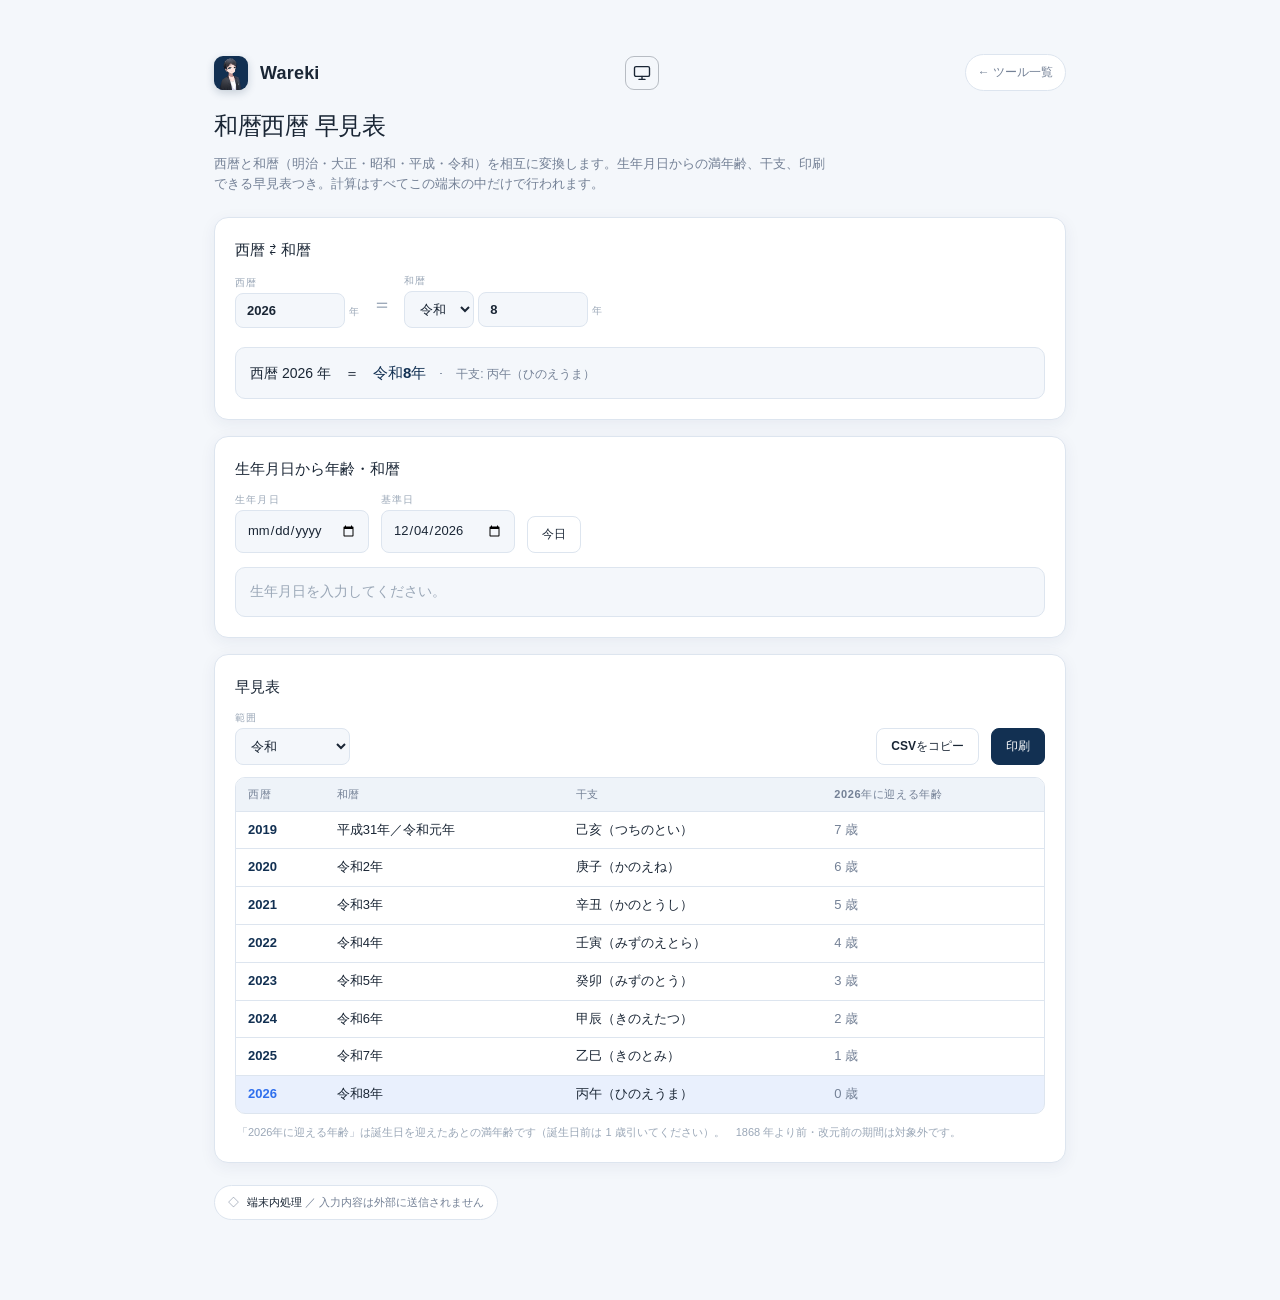
<file: Wareki/index.html>
<!doctype html>
<html lang="ja">
<head>
  <meta charset="UTF-8">
  <meta name="viewport" content="width=device-width,initial-scale=1">
  <meta name="theme-color" content="#f4f7fb">
  <title>Wareki | 和暦西暦 早見表・変換</title>
  <link rel="icon" sizes="32x32" href="../assets/icon-32.png">
  <link rel="icon" sizes="256x256" href="../assets/icon.png">
  <link rel="apple-touch-icon" href="../assets/icon.png">
  <link rel="stylesheet" href="../assets/common.css">
  <script src="../assets/theme.js"></script>
  <style>
    body{min-height:100vh}
    .wrap{max-width:900px; margin:0 auto; padding:40px 24px 80px}

    header.site{position:sticky; top:0; z-index:50; display:flex; align-items:center; gap:12px;
      padding:14px 0 16px; background:var(--bg)}
    .mark{width:34px; height:34px; border-radius:9px; object-fit:cover; display:block;
      background:var(--navy); box-shadow:0 3px 9px #12305233}
    header.site strong{font:700 18px/1 'DM Sans','Yu Gothic',sans-serif; letter-spacing:.2px}
    .back{display:inline-flex; align-items:center; gap:6px; margin-left:auto; padding:8px 12px;
      border:1px solid var(--line); border-radius:999px; background:var(--paper);
      color:var(--muted); font-size:12px; text-decoration:none}
    .back:hover{border-color:var(--blue); color:var(--blue)}

    .hero{margin-bottom:22px}
    .hero h1{margin:0 0 8px; font-size:24px; letter-spacing:-.4px}
    .hero p{margin:0; max-width:620px; color:var(--muted); font-size:13px}

    .card{padding:20px; border:1px solid var(--line); border-radius:14px; background:var(--paper);
      box-shadow:0 4px 16px #1c355910}
    .card + .card{margin-top:16px}
    .card h2{margin:0 0 14px; font-size:15px}

    .row{display:flex; flex-wrap:wrap; align-items:flex-end; gap:12px}
    .fld{display:block}
    .fld > span{display:block; margin-bottom:5px; color:var(--faint);
      font:700 10px/1 'DM Sans','Yu Gothic',sans-serif; letter-spacing:1.2px}
    input[type=number], input[type=date], select{
      padding:9px 11px; border:1px solid var(--line); border-radius:8px;
      font:inherit; font-size:13px; background:var(--bg); color:var(--ink)}
    input[type=number]{width:110px}
    input:focus, select:focus{outline:2px solid var(--blue); outline-offset:1px; border-color:var(--blue)}
    .eq{align-self:center; padding-bottom:2px; color:var(--faint); font-size:20px}

    .out{margin-top:14px; padding:12px 14px; border:1px solid var(--line); border-radius:10px;
      background:var(--bg); font-size:14px; color:var(--ink); line-height:1.7}
    .out b{color:var(--navy); font-weight:700; font-size:15px}
    .out .sub{color:var(--muted); font-size:12px}
    .out .warn{color:var(--warn); font-size:12px; display:block; margin-top:4px}
    .out.empty{color:var(--faint)}

    /* 早見表 */
    .tbl-ctl{display:flex; flex-wrap:wrap; align-items:flex-end; gap:12px; margin-bottom:12px}
    .tbl-ctl .spacer{flex:1}
    button.btn{padding:9px 14px; border:1px solid var(--line); border-radius:8px;
      background:var(--paper); color:var(--ink); font:700 12px 'DM Sans','Yu Gothic',sans-serif; cursor:pointer}
    button.btn:hover:not(:disabled){border-color:var(--blue); color:var(--blue)}
    button.btn.primary{background:var(--navy); color:#fff; border-color:var(--navy)}
    button.btn.primary:hover{background:var(--blue); border-color:var(--blue); color:#fff}
    #customRange{display:none; gap:8px; align-items:flex-end}
    #customRange.on{display:flex}

    .tbl-wrap{overflow-x:auto; border:1px solid var(--line); border-radius:10px}
    table{border-collapse:collapse; width:100%; font-size:13px}
    thead th{background:var(--soft); color:var(--muted); font:700 11px 'DM Sans','Yu Gothic',sans-serif;
      letter-spacing:.6px; padding:9px 12px; text-align:left; white-space:nowrap;
      position:sticky; top:0}
    tbody td{padding:8px 12px; border-top:1px solid var(--line); white-space:nowrap}
    tbody tr:hover{background:color-mix(in srgb, var(--blue) 5%, transparent)}
    td.year{font-weight:700; color:var(--navy)}
    td.now{color:var(--muted)}
    tr.is-now{background:color-mix(in srgb, var(--blue) 10%, transparent)}
    tr.is-now td.year{color:var(--blue)}
    .tbl-note{margin:10px 2px 0; color:var(--faint); font-size:11px; line-height:1.6}
    .print-title{display:none; margin:0 0 10px; font-size:16px}

    .privacy{display:inline-flex; align-items:center; gap:8px; margin-top:22px;
      padding:8px 13px; border:1px solid var(--line); border-radius:999px;
      background:var(--paper); color:var(--muted); font-size:11px}
    .privacy b{color:var(--ink)}

    .toast{position:fixed; left:50%; bottom:28px; transform:translateX(-50%) translateY(10px);
      padding:10px 16px; border-radius:8px; background:var(--navy); color:#fff; font-size:12px;
      opacity:0; pointer-events:none; transition:.2s; z-index:999}
    .toast.show{opacity:1; transform:translateX(-50%) translateY(0)}

    @media print{
      header.site, .hero, .card.conv, .card.age, .tbl-ctl, .tbl-note, .privacy, .toast{ display:none !important; }
      .wrap{padding:0; max-width:none}
      .card{border:0; box-shadow:none; padding:0}
      .tbl-wrap{border:0; overflow:visible}
      thead th{position:static}
      .print-title{display:block}
      tr.is-now{background:none}
    }
  </style>
</head>
<body>
  <div class="wrap">
    <header class="site">
      <img class="mark" src="../assets/icon.png" alt="">
      <strong>Wareki</strong>
      <button data-yos-theme-toggle style="margin-left:auto"></button>
      <a class="back" href="../index.html">← ツール一覧</a>
    </header>

    <section class="hero">
      <h1>和暦西暦 早見表</h1>
      <p>西暦と和暦（明治・大正・昭和・平成・令和）を相互に変換します。生年月日からの満年齢、干支、印刷できる早見表つき。計算はすべてこの端末の中だけで行われます。</p>
    </section>

    <!-- 変換 -->
    <div class="card conv">
      <h2>西暦 ⇄ 和暦</h2>
      <div class="row">
        <label class="fld">
          <span>西暦</span>
          <span><input type="number" id="seireki" min="1868" max="2999" step="1"> 年</span>
        </label>
        <span class="eq">＝</span>
        <label class="fld">
          <span>和暦</span>
          <span><select id="era"></select> <input type="number" id="waYear" min="1" max="99" step="1"> 年</span>
        </label>
      </div>
      <div class="out empty" id="convOut">西暦か和暦を入力してください。</div>
    </div>

    <!-- 年齢 -->
    <div class="card age">
      <h2>生年月日から年齢・和暦</h2>
      <div class="row">
        <label class="fld">
          <span>生年月日</span>
          <input type="date" id="birth">
        </label>
        <label class="fld">
          <span>基準日</span>
          <input type="date" id="asof">
        </label>
        <button class="btn" id="asofToday" type="button">今日</button>
      </div>
      <div class="out empty" id="ageOut">生年月日を入力してください。</div>
    </div>

    <!-- 早見表 -->
    <div class="card">
      <h2>早見表</h2>
      <div class="tbl-ctl">
        <label class="fld">
          <span>範囲</span>
          <select id="preset">
            <option value="reiwa">令和</option>
            <option value="heisei">平成</option>
            <option value="showa">昭和</option>
            <option value="taisho">大正</option>
            <option value="meiji">明治</option>
            <option value="c20">1926〜2025</option>
            <option value="custom">カスタム</option>
          </select>
        </label>
        <span id="customRange">
          <label class="fld"><span>開始（西暦）</span><input type="number" id="rFrom" min="1868" max="2999"></label>
          <span class="eq" style="font-size:14px">〜</span>
          <label class="fld"><span>終了（西暦）</span><input type="number" id="rTo" min="1868" max="2999"></label>
        </span>
        <span class="spacer"></span>
        <button class="btn" id="copyCsv" type="button">CSVをコピー</button>
        <button class="btn primary" id="printBtn" type="button">印刷</button>
      </div>
      <h3 class="print-title" id="printTitle"></h3>
      <div class="tbl-wrap">
        <table>
          <thead><tr><th>西暦</th><th>和暦</th><th>干支</th><th id="ageColHead">年齢</th></tr></thead>
          <tbody id="tbody"></tbody>
        </table>
      </div>
      <p class="tbl-note" id="tblNote"></p>
    </div>

    <span class="privacy">◇ <span><b>端末内処理</b> ／ 入力内容は外部に送信されません</span></span>
  </div>

  <div class="toast" id="toast"></div>

  <script>
  (function(){
    'use strict';
    var OPTS_KEY = 'yos.wareki.table.v1';
    var $ = function(id){ return document.getElementById(id); };

    /* ---------- 元号データ（明治以降） ---------- */
    // start = その元号に改元されたグレゴリオ暦の日付
    var ERAS = [
      { name: '明治', y: 1868, m: 10, d: 23 },
      { name: '大正', y: 1912, m: 7,  d: 30 },
      { name: '昭和', y: 1926, m: 12, d: 25 },
      { name: '平成', y: 1989, m: 1,  d: 8  },
      { name: '令和', y: 2019, m: 5,  d: 1  }
    ];
    var MIN_YEAR = ERAS[0].y;
    function endYear(i){ return (i + 1 < ERAS.length) ? ERAS[i + 1].y : 9999; }
    function eraByName(name){
      for (var i = 0; i < ERAS.length; i++) if (ERAS[i].name === name) return { era: ERAS[i], i: i };
      return null;
    }

    /* ---------- 干支 ---------- */
    var JIKKAN   = ['甲','乙','丙','丁','戊','己','庚','辛','壬','癸'];
    var JIKKAN_Y = ['きのえ','きのと','ひのえ','ひのと','つちのえ','つちのと','かのえ','かのと','みずのえ','みずのと'];
    var JUNISHI  = ['子','丑','寅','卯','辰','巳','午','未','申','酉','戌','亥'];
    var JUNISHI_Y= ['ね','うし','とら','う','たつ','み','うま','ひつじ','さる','とり','いぬ','い'];
    function eto(y){
      var a = ((y - 4) % 10 + 10) % 10;
      var b = ((y - 4) % 12 + 12) % 12;
      return { kanji: JIKKAN[a] + JUNISHI[b], yomi: JIKKAN_Y[a] + JUNISHI_Y[b] };
    }

    /* ---------- 変換ロジック ---------- */
    // 西暦の暦年 y に含まれる和暦（境界年は 2 つ返す）
    function yearToWareki(y){
      var out = [];
      for (var i = 0; i < ERAS.length; i++){
        var s = ERAS[i].y, e = endYear(i);
        if (s <= y && y <= e) out.push({ name: ERAS[i].name, n: y - s + 1 });
      }
      return out;
    }
    function waLabel(name, n){ return name + (n === 1 ? '元' : n) + '年'; }
    function waListLabel(list){
      return list.map(function(w){ return waLabel(w.name, w.n); }).join('／');
    }
    // 和暦 → 西暦。範囲外でも西暦は返し、outOfRange フラグを立てる
    function waregiToYear(name, n){
      var found = eraByName(name);
      if (!found || !(n >= 1)) return null;
      var y = found.era.y + n - 1;
      var maxN = endYear(found.i) - found.era.y + 1;
      return { y: y, outOfRange: (n > maxN) };
    }
    // グレゴリオ暦の日付 → 和暦（正確な元号判定）
    function dateToWareki(dt){
      var key = dt.getFullYear() * 10000 + (dt.getMonth() + 1) * 100 + dt.getDate();
      for (var i = ERAS.length - 1; i >= 0; i--){
        var E = ERAS[i];
        if (key >= E.y * 10000 + E.m * 100 + E.d){
          return { name: E.name, n: dt.getFullYear() - E.y + 1 };
        }
      }
      return null;
    }

    // テスト用に公開（DOM に依存しない）
    window.WarekiCore = {
      yearToWareki: yearToWareki, waregiToYear: waregiToYear, dateToWareki: dateToWareki,
      eto: eto, waLabel: waLabel, waListLabel: waListLabel
    };

    /* ---------- トースト ---------- */
    var toastTimer = null;
    function toast(msg){
      var t = $('toast');
      t.textContent = msg; t.classList.add('show');
      clearTimeout(toastTimer);
      toastTimer = setTimeout(function(){ t.classList.remove('show'); }, 1600);
    }

    /* ============================================================
       セクションA：西暦 ⇄ 和暦
       ============================================================ */
    var elSei = $('seireki'), elEra = $('era'), elWaY = $('waYear'), elConvOut = $('convOut');
    var syncing = false;

    ERAS.forEach(function(E){
      var op = document.createElement('option');
      op.value = E.name; op.textContent = E.name;
      elEra.appendChild(op);
    });

    function renderConvOut(y){
      if (!(y >= MIN_YEAR)){
        elConvOut.className = 'out empty';
        elConvOut.textContent = MIN_YEAR + '年（明治元年）以降で入力してください。';
        return;
      }
      var list = yearToWareki(y);
      var et = eto(y);
      elConvOut.className = 'out';
      elConvOut.innerHTML =
        '西暦 ' + y + ' 年　＝　<b>' + escapeHtml(waListLabel(list)) + '</b>' +
        '<span class="sub">　･　干支: ' + et.kanji + '（' + et.yomi + '）</span>' +
        (list.length > 1 ? '<span class="warn">※ この年は改元があり、2 つの和暦にまたがります。</span>' : '');
    }

    function fromSeireki(){
      if (syncing) return;
      var y = parseInt(elSei.value, 10);
      if (isNaN(y)){ elConvOut.className = 'out empty'; elConvOut.textContent = '西暦か和暦を入力してください。'; return; }
      syncing = true;
      var list = yearToWareki(y);
      if (list.length){
        var primary = list[list.length - 1]; // 境界年は新しい方の元号を採用
        elEra.value = primary.name;
        elWaY.value = primary.n;
      }
      syncing = false;
      renderConvOut(y);
      saveOpts();
    }

    function fromWareki(){
      if (syncing) return;
      var n = parseInt(elWaY.value, 10);
      var r = waregiToYear(elEra.value, n);
      if (!r){ return; }
      syncing = true;
      elSei.value = r.y;
      syncing = false;
      renderConvOut(r.y);
      if (r.outOfRange){
        elConvOut.innerHTML += '<span class="warn">※ ' + elEra.value + n + '年 はその元号には存在しません（西暦は参考値）。</span>';
      }
      saveOpts();
    }

    elSei.addEventListener('input', fromSeireki);
    elEra.addEventListener('change', fromWareki);
    elWaY.addEventListener('input', fromWareki);

    /* ============================================================
       セクションB：年齢・和暦
       ============================================================ */
    var elBirth = $('birth'), elAsof = $('asof'), elAgeOut = $('ageOut');

    function parseDateInput(v){
      var m = /^(\d{4})-(\d{2})-(\d{2})$/.exec(v || '');
      if (!m) return null;
      var y = +m[1], mo = +m[2], d = +m[3];
      var dt = new Date(y, mo - 1, d);
      if (dt.getFullYear() !== y || dt.getMonth() !== mo - 1 || dt.getDate() !== d) return null;
      return dt;
    }
    function fmtDate(y, m, d){ return y + '年' + m + '月' + d + '日'; }

    function calcAge(){
      var b = parseDateInput(elBirth.value);
      var ref = parseDateInput(elAsof.value) || new Date();
      if (!b){ elAgeOut.className = 'out empty'; elAgeOut.textContent = '生年月日を入力してください。'; return; }
      // 未来日など
      if (ref < b){ elAgeOut.className = 'out'; elAgeOut.innerHTML = '<span class="warn">基準日が生年月日より前です。</span>'; return; }

      var years = ref.getFullYear() - b.getFullYear();
      var months = ref.getMonth() - b.getMonth();
      var days = ref.getDate() - b.getDate();
      if (days < 0) months--;
      if (months < 0){ years--; months += 12; }

      var kazoe = ref.getFullYear() - b.getFullYear() + 1;
      var wa = dateToWareki(b);
      var waStr = wa ? waLabel(wa.name, wa.n).replace('年', '') + '年' + (b.getMonth() + 1) + '月' + b.getDate() + '日' : '（明治より前）';
      var et = eto(b.getFullYear());
      var refWa = dateToWareki(ref);

      elAgeOut.className = 'out';
      elAgeOut.innerHTML =
        '<b>満 ' + years + ' 歳</b>（' + years + '年' + months + 'か月）' +
        '<span class="sub">　･　数え年 ' + kazoe + ' 歳</span><br>' +
        '<span class="sub">生年月日の和暦: ' + escapeHtml(waStr) + '　･　干支: ' + et.kanji + '（' + et.yomi + '）</span><br>' +
        '<span class="sub">基準日: ' + fmtDate(ref.getFullYear(), ref.getMonth() + 1, ref.getDate()) +
          (refWa ? '（' + escapeHtml(waLabel(refWa.name, refWa.n)) + '）' : '') + '</span>';
    }

    $('asofToday').addEventListener('click', function(){
      var t = new Date();
      elAsof.value = t.getFullYear() + '-' + pad2(t.getMonth() + 1) + '-' + pad2(t.getDate());
      calcAge();
    });
    elBirth.addEventListener('input', calcAge);
    elAsof.addEventListener('input', calcAge);

    /* ============================================================
       セクションC：早見表
       ============================================================ */
    var elPreset = $('preset'), elCustom = $('customRange'), elFrom = $('rFrom'), elTo = $('rTo');
    var elTbody = $('tbody'), elTblNote = $('tblNote'), elAgeHead = $('ageColHead'), elPrintTitle = $('printTitle');
    var MAX_ROWS = 300;

    function presetRange(p){
      var cur = new Date().getFullYear();
      switch (p){
        case 'meiji':  return [1868, 1912];
        case 'taisho': return [1912, 1926];
        case 'showa':  return [1926, 1989];
        case 'heisei': return [1989, 2019];
        case 'reiwa':  return [2019, Math.max(cur, 2019)];
        case 'c20':    return [1926, 2025];
        default:       return null;
      }
    }

    function currentRange(){
      var p = elPreset.value;
      if (p !== 'custom'){
        var r = presetRange(p) || presetRange('reiwa');
        return { from: r[0], to: r[1] };
      }
      var f = parseInt(elFrom.value, 10), t = parseInt(elTo.value, 10);
      if (isNaN(f)) f = 2000;
      if (isNaN(t)) t = f + 20;
      return { from: f, to: t };
    }

    function buildRows(){
      var cur = new Date().getFullYear();
      elAgeHead.textContent = cur + '年に迎える年齢';
      var r = currentRange();
      var from = Math.max(MIN_YEAR, Math.min(r.from, r.to));
      var to = Math.max(r.from, r.to);
      var capped = false;
      if (to - from + 1 > MAX_ROWS){ to = from + MAX_ROWS - 1; capped = true; }

      var rows = [];
      for (var y = from; y <= to; y++){
        var list = yearToWareki(y);
        var et = eto(y);
        var age = cur - y;
        rows.push({ y: y, wa: waListLabel(list), eto: et.kanji + '（' + et.yomi + '）', age: age, isNow: y === cur });
      }

      elTbody.innerHTML = '';
      var frag = document.createDocumentFragment();
      rows.forEach(function(row){
        var tr = document.createElement('tr');
        if (row.isNow) tr.className = 'is-now';
        tr.appendChild(td(row.y, 'year'));
        tr.appendChild(td(row.wa));
        tr.appendChild(td(row.eto));
        tr.appendChild(td(row.age >= 0 ? row.age + ' 歳' : '—', 'now'));
        frag.appendChild(tr);
      });
      elTbody.appendChild(frag);

      elPrintTitle.textContent = '和暦西暦 早見表　' + from + '〜' + to + '年';
      elTblNote.textContent =
        '「' + cur + '年に迎える年齢」は誕生日を迎えたあとの満年齢です（誕生日前は 1 歳引いてください）。' +
        (capped ? '　※ 行数が多いため ' + MAX_ROWS + ' 年分に制限しました。' : '') +
        '　1868 年より前・改元前の期間は対象外です。';

      saveOpts();
      return { from: from, to: to, rows: rows };
    }

    function td(text, cls){
      var el = document.createElement('td');
      el.textContent = text;
      if (cls) el.className = cls;
      return el;
    }

    elPreset.addEventListener('change', function(){
      elCustom.classList.toggle('on', elPreset.value === 'custom');
      if (elPreset.value === 'custom' && !elFrom.value){
        elFrom.value = 2000; elTo.value = new Date().getFullYear();
      }
      buildRows();
    });
    elFrom.addEventListener('input', buildRows);
    elTo.addEventListener('input', buildRows);

    $('printBtn').addEventListener('click', function(){ window.print(); });

    $('copyCsv').addEventListener('click', function(){
      var cur = new Date().getFullYear();
      var data = buildRows();
      var lines = ['西暦,和暦,干支,' + cur + '年に迎える年齢'];
      data.rows.forEach(function(row){
        lines.push([row.y, '"' + row.wa + '"', '"' + row.eto + '"', (row.age >= 0 ? row.age : '')].join(','));
      });
      var csv = lines.join('\r\n');
      if (navigator.clipboard && navigator.clipboard.writeText){
        navigator.clipboard.writeText(csv).then(function(){ toast('CSV をコピーしました'); })
          .catch(function(){ toast('コピーできませんでした'); });
      } else {
        toast('コピーできませんでした');
      }
    });

    /* ---------- 汎用 ---------- */
    function pad2(n){ return (n < 10 ? '0' : '') + n; }
    function escapeHtml(s){
      return String(s).replace(/[&<>"]/g, function(c){
        return { '&': '&amp;', '<': '&lt;', '>': '&gt;', '"': '&quot;' }[c];
      });
    }

    /* ---------- 設定の保存 ---------- */
    function saveOpts(){
      try {
        localStorage.setItem(OPTS_KEY, JSON.stringify({
          preset: elPreset.value, from: elFrom.value, to: elTo.value
        }));
      } catch (e){}
    }
    function loadOpts(){
      var o;
      try { o = JSON.parse(localStorage.getItem(OPTS_KEY) || 'null'); } catch (e){ o = null; }
      if (!o) return;
      if (o.preset) elPreset.value = o.preset;
      if (o.from) elFrom.value = o.from;
      if (o.to) elTo.value = o.to;
      elCustom.classList.toggle('on', elPreset.value === 'custom');
    }

    /* ---------- 初期化 ---------- */
    loadOpts();
    var now = new Date();
    elSei.value = now.getFullYear();
    elAsof.value = now.getFullYear() + '-' + pad2(now.getMonth() + 1) + '-' + pad2(now.getDate());
    fromSeireki();
    buildRows();
  })();
  </script>
</body>
</html>
</file>
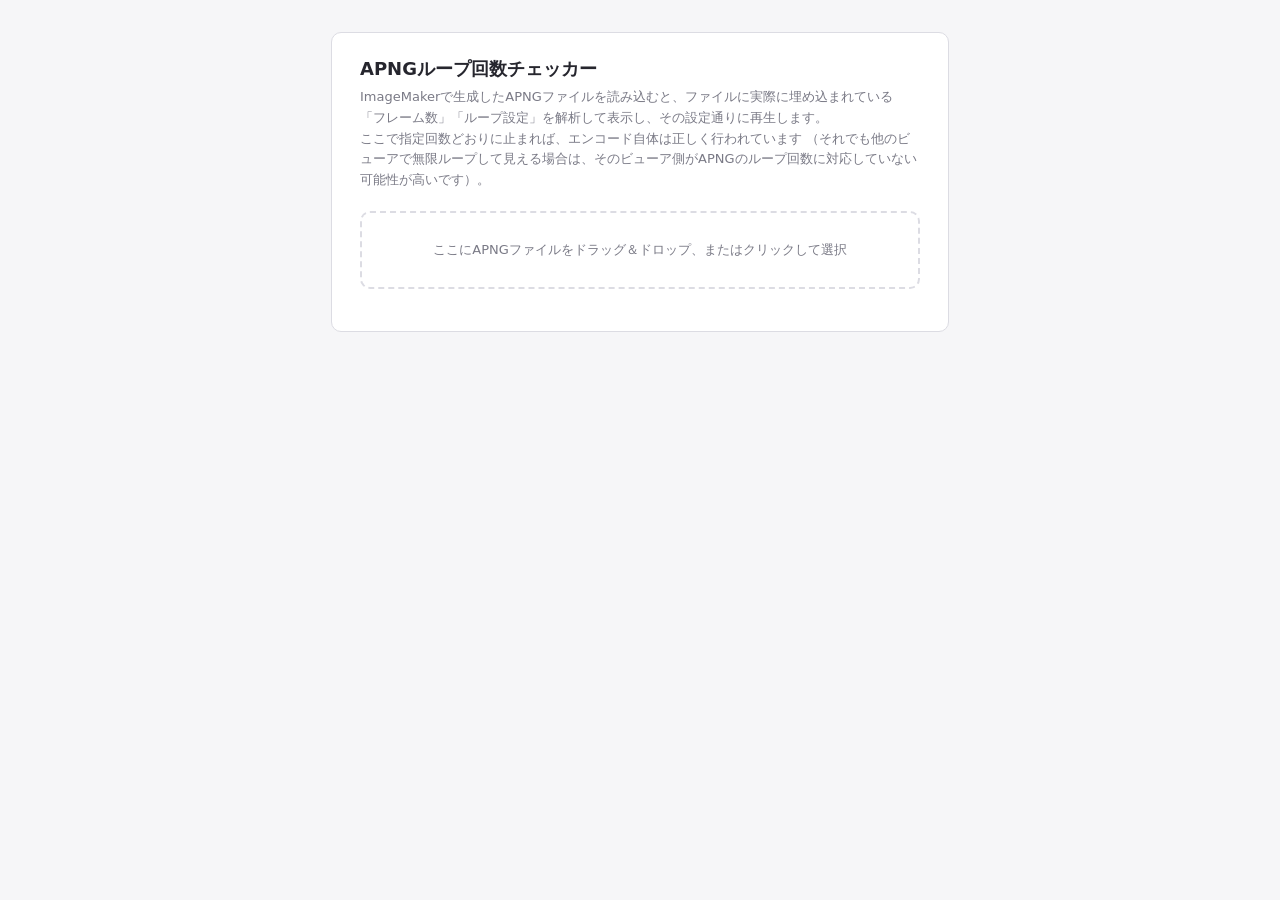
<file: ImageMaker/loop_checker.html>
<!DOCTYPE html>
<html lang="ja">
<head>
<meta charset="UTF-8" />
<title>APNGループ回数チェッカー</title>
<style>
  body { font-family: system-ui, sans-serif; background:#f6f6f8; margin:0; padding:32px; color:#26262e; }
  .card { max-width: 560px; margin: 0 auto; background:#fff; border:1px solid #dcdce3; border-radius:10px; padding:24px 28px; }
  h1 { font-size:18px; margin:0 0 6px; }
  p.desc { font-size:13px; color:#7a7a86; margin:0 0 20px; line-height:1.6; }
  .drop-zone {
    border: 2px dashed #dcdce3; border-radius:10px; padding: 28px; text-align:center;
    color:#7a7a86; font-size:13px; cursor:pointer; margin-bottom:18px; transition: border-color .15s;
  }
  .drop-zone.drag-over { border-color:#5b6bf5; color:#5b6bf5; }
  input[type=file] { display:none; }
  .info-grid { display:grid; grid-template-columns: 120px 1fr; gap:6px 10px; font-size:13px; margin-bottom:18px; }
  .info-grid dt { color:#7a7a86; }
  .info-grid dd { margin:0; font-weight:600; }
  .canvas-wrap { display:flex; justify-content:center; background:#e9e9ee; border-radius:8px; padding:16px; margin-bottom:12px; }
  canvas { max-width:100%; background:
    linear-gradient(45deg,#f0f0f2 25%,transparent 25%),
    linear-gradient(-45deg,#f0f0f2 25%,transparent 25%),
    linear-gradient(45deg,transparent 75%,#f0f0f2 75%),
    linear-gradient(-45deg,transparent 75%,#f0f0f2 75%);
    background-size:16px 16px; background-position:0 0,0 8px,8px -8px,-8px 0;
  }
  .status { font-size:13px; text-align:center; color:#7a7a86; }
  .error { color:#e5484d; font-size:13px; margin-top:8px; }
</style>
</head>
<body>
<div class="card">
  <h1>APNGループ回数チェッカー</h1>
  <p class="desc">
    ImageMakerで生成したAPNGファイルを読み込むと、ファイルに実際に埋め込まれている
    「フレーム数」「ループ設定」を解析して表示し、その設定通りに再生します。<br />
    ここで指定回数どおりに止まれば、エンコード自体は正しく行われています
    （それでも他のビューアで無限ループして見える場合は、そのビューア側がAPNGのループ回数に対応していない可能性が高いです）。
  </p>

  <div id="dropZone" class="drop-zone">
    ここにAPNGファイルをドラッグ＆ドロップ、またはクリックして選択
  </div>
  <input type="file" id="fileInput" accept="image/png" />

  <dl class="info-grid" id="infoGrid" style="display:none;">
    <dt>フレーム数</dt><dd id="infoFrames">-</dd>
    <dt>ループ設定</dt><dd id="infoLoop">-</dd>
    <dt>再生状況</dt><dd id="infoStatus">-</dd>
  </dl>

  <div class="canvas-wrap" id="canvasWrap" style="display:none;">
    <canvas id="previewCanvas"></canvas>
  </div>
  <p class="error" id="errorMsg"></p>
</div>

<script>
const dropZone = document.getElementById("dropZone");
const fileInput = document.getElementById("fileInput");
const infoGrid = document.getElementById("infoGrid");
const infoFrames = document.getElementById("infoFrames");
const infoLoop = document.getElementById("infoLoop");
const infoStatus = document.getElementById("infoStatus");
const canvasWrap = document.getElementById("canvasWrap");
const previewCanvas = document.getElementById("previewCanvas");
const errorMsg = document.getElementById("errorMsg");

dropZone.addEventListener("click", () => fileInput.click());
dropZone.addEventListener("dragover", (e) => { e.preventDefault(); dropZone.classList.add("drag-over"); });
dropZone.addEventListener("dragleave", () => dropZone.classList.remove("drag-over"));
dropZone.addEventListener("drop", (e) => {
  e.preventDefault();
  dropZone.classList.remove("drag-over");
  const file = e.dataTransfer.files[0];
  if (file) handleFile(file);
});
fileInput.addEventListener("change", (e) => {
  const file = e.target.files[0];
  if (file) handleFile(file);
});

let currentTimer = null;

async function handleFile(file) {
  errorMsg.textContent = "";
  if (currentTimer) { clearTimeout(currentTimer); currentTimer = null; }
  try {
    const bytes = new Uint8Array(await file.arrayBuffer());
    const parsed = parseApng(bytes);
    infoGrid.style.display = "grid";
    infoFrames.textContent = `${parsed.numFrames}枚`;
    infoLoop.textContent = parsed.numPlays === 0 ? "無限ループ" : `${parsed.numPlays}回`;
    canvasWrap.style.display = "flex";
    playApng(parsed);
  } catch (err) {
    errorMsg.textContent = "解析に失敗しました: " + err.message + "（APNGとして生成されたPNGファイルを選択してください）";
    infoGrid.style.display = "none";
    canvasWrap.style.display = "none";
  }
}

// --- PNGチャンク解析(ImageMakerのapng.jsと同じロジック) ---
function parsePngChunks(bytes) {
  const chunks = [];
  let offset = 8;
  const view = new DataView(bytes.buffer, bytes.byteOffset, bytes.byteLength);
  while (offset < bytes.length) {
    const length = view.getUint32(offset);
    const type = String.fromCharCode(bytes[offset+4], bytes[offset+5], bytes[offset+6], bytes[offset+7]);
    const dataStart = offset + 8;
    const data = bytes.subarray(dataStart, dataStart + length);
    const chunkEnd = dataStart + length + 4;
    const raw = bytes.subarray(offset, chunkEnd);
    chunks.push({ type, data, raw });
    offset = chunkEnd;
  }
  return chunks;
}

function crc32(bytes) {
  let c = 0xffffffff;
  for (let i = 0; i < bytes.length; i++) {
    c = CRC_TABLE[(c ^ bytes[i]) & 0xff] ^ (c >>> 8);
  }
  return (c ^ 0xffffffff) >>> 0;
}
const CRC_TABLE = (() => {
  const table = new Uint32Array(256);
  for (let n = 0; n < 256; n++) {
    let c = n;
    for (let k = 0; k < 8; k++) c = c & 1 ? 0xedb88320 ^ (c >>> 1) : c >>> 1;
    table[n] = c >>> 0;
  }
  return table;
})();
function u32be(n) { return new Uint8Array([(n>>>24)&0xff,(n>>>16)&0xff,(n>>>8)&0xff,n&0xff]); }
function concatBytes(arrays) {
  let total = 0; for (const a of arrays) total += a.length;
  const out = new Uint8Array(total); let o=0;
  for (const a of arrays) { out.set(a,o); o+=a.length; }
  return out;
}
function asciiBytes(str) {
  const out = new Uint8Array(str.length);
  for (let i=0;i<str.length;i++) out[i]=str.charCodeAt(i);
  return out;
}
function buildChunk(type, data) {
  const body = concatBytes([asciiBytes(type), data]);
  return concatBytes([u32be(data.length), body, u32be(crc32(body))]);
}

function parseApng(bytes) {
  const chunks = parsePngChunks(bytes);
  const ihdr = chunks.find(c => c.type === "IHDR");
  const iend = chunks.find(c => c.type === "IEND");
  const actl = chunks.find(c => c.type === "acTL");
  if (!ihdr || !iend) throw new Error("PNGとして不正です");
  if (!actl) throw new Error("APNGではありません(acTLチャンクがありません)");

  const actlView = new DataView(actl.data.buffer, actl.data.byteOffset, actl.data.byteLength);
  const numFrames = actlView.getUint32(0);
  const numPlays = actlView.getUint32(4);

  // フレームごとに fcTL + (IDAT群 or fdAT群) をグルーピングする
  const frames = [];
  let pendingFcTL = null;
  let pendingData = [];

  function flushFrame() {
    if (pendingFcTL) {
      const v = new DataView(pendingFcTL.buffer, pendingFcTL.byteOffset, pendingFcTL.byteLength);
      const delayNum = v.getUint16(20);
      const delayDen = v.getUint16(22) || 100;
      frames.push({ dataChunks: pendingData, delayMs: (delayNum / delayDen) * 1000 });
    }
    pendingFcTL = null;
    pendingData = [];
  }

  for (const c of chunks) {
    if (c.type === "fcTL") {
      flushFrame();
      pendingFcTL = c.data;
    } else if (c.type === "IDAT" || c.type === "fdAT") {
      const payload = c.type === "fdAT" ? c.data.subarray(4) : c.data;
      pendingData.push(payload);
    }
  }
  flushFrame();

  if (frames.length !== numFrames) {
    // 不一致でも致命的ではないため警告のみ(表示は実際に見つかったフレーム数を使う)
    console.warn("acTLのnum_framesと実フレーム数が一致しません", numFrames, frames.length);
  }

  return { numFrames: frames.length, numPlays, frames, ihdrRaw: ihdr.raw, iendRaw: iend.raw };
}

/** 1フレーム分のデータチャンクから単体PNGのバイト列を作り、Imageとして読み込む */
function frameToImage(ihdrRaw, dataChunks, iendRaw) {
  return new Promise((resolve, reject) => {
    const parts = [new Uint8Array([0x89,0x50,0x4e,0x47,0x0d,0x0a,0x1a,0x0a]), ihdrRaw];
    for (const d of dataChunks) parts.push(buildChunk("IDAT", d));
    parts.push(iendRaw);
    const blob = new Blob([concatBytes(parts)], { type: "image/png" });
    const url = URL.createObjectURL(blob);
    const img = new Image();
    img.onload = () => { URL.revokeObjectURL(url); resolve(img); };
    img.onerror = () => { URL.revokeObjectURL(url); reject(new Error("フレーム画像の読み込みに失敗しました")); };
    img.src = url;
  });
}

async function playApng(parsed) {
  const images = await Promise.all(
    parsed.frames.map(f => frameToImage(parsed.ihdrRaw, f.dataChunks, parsed.iendRaw))
  );
  const w = images[0].width, h = images[0].height;
  previewCanvas.width = w;
  previewCanvas.height = h;
  const ctx = previewCanvas.getContext("2d");

  let idx = 0;
  let playCount = parsed.numPlays === 0 ? Infinity : parsed.numPlays;
  let currentPlay = 1;

  function drawNext() {
    ctx.clearRect(0, 0, w, h);
    ctx.drawImage(images[idx], 0, 0);
    infoStatus.textContent = parsed.numPlays === 0
      ? `再生中(無限ループ) - フレーム ${idx + 1}/${images.length}`
      : `${currentPlay}回目/${parsed.numPlays}回 - フレーム ${idx + 1}/${images.length}`;

    const delay = parsed.frames[idx].delayMs || 100;
    const nextIdx = idx + 1;

    if (nextIdx >= images.length) {
      if (currentPlay >= playCount) {
        currentTimer = setTimeout(() => {
          infoStatus.textContent = parsed.numPlays === 0
            ? "再生中(無限ループ)"
            : `再生完了(${parsed.numPlays}回再生して停止しました)`;
        }, delay);
        return;
      }
      currentPlay++;
      idx = 0;
    } else {
      idx = nextIdx;
    }
    currentTimer = setTimeout(drawNext, delay);
  }
  drawNext();
}
</script>
</body>
</html>
</file>
<file: assets/common.css>
/* =============================================================
   YOS Tools — 共通デザインシステム
   各ツールの index.html から
     <link rel="stylesheet" href="../assets/common.css">
   （トップページは href="assets/common.css"）で読み込む。
   ツール固有のスタイルは各ファイル側に置く。
   ============================================================= */

:root{
  /* ---- カラートークン（ライト） ---- */
  --navy:#123052;
  --blue:#2f6fed;
  --bg:#f4f7fb;
  --paper:#fff;
  --line:#dde5ef;
  --ink:#1a2635;
  --muted:#748196;
  --faint:#9aa7b7;
  --soft:#eef3f9;

  /* 合否・状態色 */
  --ok:#1f7a4d;      --ok-bg:#e3f5ec;
  --ng:#9b372d;      --ng-bg:#fff4f2;
  --warn:#b26a1b;    --warn-bg:#fdf1e3;
  --star:#eab308;

  /* ---- 形・影 ---- */
  --radius:14px;
  --radius-sm:8px;
  --shadow-card:0 4px 16px #1c355910;
  --shadow-pop:0 10px 26px #2f6fed24;

  /* ---- タイポグラフィ ---- */
  --font-body:'Zen Kaku Gothic New','Yu Gothic','Hiragino Kaku Gothic ProN','Noto Sans CJK JP','Noto Sans JP',Meiryo,sans-serif;
  --font-head:'DM Sans','Yu Gothic',sans-serif;

  color:var(--ink);
  background:var(--bg);
  font-family:var(--font-body);
  font-synthesis:none;
}

/* ---- ダークモード ----
   3段構え：
   1) 素の :root はライト
   2) OS がダーク かつ 明示的な data-theme="light" でない場合
   3) data-theme="dark" を明示された場合（手動トグル用）
*/
@media (prefers-color-scheme:dark){
  :root:not([data-theme="light"]){
    --navy:#3b6fd4;
    --blue:#6b9bff;
    --bg:#0f141b;
    --paper:#161d27;
    --line:#26303d;
    --ink:#e7ecf3;
    --muted:#9aa7b7;
    --faint:#6a7789;
    --soft:#1c2430;

    --ok:#7ee3ab;    --ok-bg:#12352268;
    --ng:#f2b8b0;    --ng-bg:#3a211e;
    --warn:#e6b980;  --warn-bg:#332616;
    --star:#f5c542;

    --shadow-card:0 4px 16px #0006;
    --shadow-pop:0 10px 26px #0008;
  }
}
:root[data-theme="dark"]{
  --navy:#3b6fd4;
  --blue:#6b9bff;
  --bg:#0f141b;
  --paper:#161d27;
  --line:#26303d;
  --ink:#e7ecf3;
  --muted:#9aa7b7;
  --faint:#6a7789;
  --soft:#1c2430;

  --ok:#7ee3ab;    --ok-bg:#12352268;
  --ng:#f2b8b0;    --ng-bg:#3a211e;
  --warn:#e6b980;  --warn-bg:#332616;
  --star:#f5c542;

  --shadow-card:0 4px 16px #0006;
  --shadow-pop:0 10px 26px #0008;
}

/* =============================================================
   ベース
   ============================================================= */
*{box-sizing:border-box}

body{
  margin:0;
  background:var(--bg);
  color:var(--ink);
  font-family:var(--font-body);
  line-height:1.6;
  -webkit-font-smoothing:antialiased;
}

a{color:inherit; text-decoration:none}

button{font:inherit; cursor:pointer; border:0; background:none; color:inherit}
button:focus-visible,
a:focus-visible,
input:focus-visible,
select:focus-visible,
textarea:focus-visible{outline:3px solid color-mix(in srgb, var(--blue) 55%, transparent); outline-offset:2px}

/* =============================================================
   共通コンポーネント
   ============================================================= */

/* ---- ブランドマーク（おとりさんアイコン） ---- */
.yt-mark{
  width:34px; height:34px; flex:0 0 auto;
  border-radius:9px; object-fit:cover; display:block;
  background:var(--navy);
  box-shadow:0 3px 9px #12305233;
}

/* ---- アプリバー（ページ上部のブランド行） ---- */
.yt-appbar{
  display:flex; align-items:center; gap:12px;
}
.yt-appbar strong{
  font:700 18px/1 var(--font-head); letter-spacing:.2px;
}
.yt-appbar small{
  display:block; margin-top:3px;
  color:var(--faint); font-size:10px; letter-spacing:1.4px;
}

/* ---- 「← ツール一覧」戻りボタン ---- */
.yt-back{
  display:inline-flex; align-items:center; gap:6px;
  padding:8px 13px;
  border:1px solid var(--line); border-radius:999px;
  background:var(--paper); color:var(--muted);
  font-size:12px; white-space:nowrap;
}
.yt-back:hover{border-color:var(--blue); color:var(--blue)}

/* ---- ボタン ---- */
.yt-btn{
  display:inline-flex; align-items:center; justify-content:center; gap:8px;
  padding:10px 15px;
  border:1px solid var(--line); border-radius:var(--radius-sm);
  background:var(--paper); color:var(--ink);
  font:700 12px var(--font-head); white-space:nowrap;
}
.yt-btn:hover:not(:disabled){border-color:var(--blue); color:var(--blue)}
.yt-btn:disabled{opacity:.45; cursor:default}
.yt-btn--primary{
  background:var(--navy); border-color:var(--navy); color:#fff;
  box-shadow:0 4px 10px #12305224;
}
.yt-btn--primary:hover:not(:disabled){background:var(--blue); border-color:var(--blue); color:#fff}
.yt-btn--ghost{border-color:transparent; background:transparent; color:var(--muted)}
.yt-btn--ghost:hover:not(:disabled){background:var(--soft); color:var(--navy)}

/* ---- カード ---- */
.yt-card{
  border:1px solid var(--line); border-radius:var(--radius);
  background:var(--paper);
  box-shadow:var(--shadow-card);
}

/* ---- eyebrow（小見出しラベル） ---- */
.yt-eyebrow{
  color:var(--faint);
  font:700 10px/1 var(--font-head); letter-spacing:1.6px;
}

/* ---- フォーム ---- */
.yt-field{display:block; margin-bottom:14px}
.yt-field > span{
  display:block; margin-bottom:6px;
  color:var(--faint); font:700 10px/1 var(--font-head); letter-spacing:1.2px;
}
.yt-input,
.yt-field textarea,
.yt-field input[type=text],
.yt-field input[type=number],
.yt-field select{
  width:100%; padding:10px 12px;
  border:1px solid var(--line); border-radius:var(--radius-sm);
  font:inherit; font-size:13px;
  background:var(--bg); color:var(--ink);
}
.yt-input:focus,
.yt-field textarea:focus,
.yt-field input:focus,
.yt-field select:focus{outline:2px solid var(--blue); outline-offset:1px; border-color:var(--blue)}

/* ---- 共通テーマ切替ボタン（assets/theme.js が中身を生成） ---- */
.yt-theme-toggle{
  width:34px; height:34px; flex:0 0 auto; padding:0;
  display:inline-grid; place-items:center;
  border:1px solid color-mix(in srgb, currentColor 28%, transparent);
  border-radius:9px; background:transparent; color:inherit; cursor:pointer;
}
.yt-theme-toggle:hover{ background:color-mix(in srgb, currentColor 12%, transparent); }
.yt-theme-toggle svg{ width:18px; height:18px; display:block; }

/* ---- プライバシーピル ---- */
.yt-privacy{
  display:inline-flex; align-items:center; gap:8px;
  padding:8px 13px;
  border:1px solid var(--line); border-radius:999px;
  background:var(--paper); color:var(--muted); font-size:11px;
}
.yt-privacy b{color:var(--ink)}

/* ---- トースト ---- */
.yt-toast{
  position:fixed; left:50%; bottom:28px;
  transform:translateX(-50%) translateY(10px);
  padding:10px 16px; border-radius:var(--radius-sm);
  background:var(--navy); color:#fff; font-size:12px;
  opacity:0; pointer-events:none; transition:.2s; z-index:999;
}
.yt-toast.show{opacity:1; transform:translateX(-50%) translateY(0)}

/* ---- ユーティリティ ---- */
.yt-hidden,[hidden]{display:none !important}
</file>
<file: ImageMaker/css/style.css>
/* style.css
   ImageMaker 全体スタイル。
   基本カラー: 白 / ライトグレー / ダークグレー + アクセントカラー1色。
   Canva / Figma を参考にしつつ、派手すぎないシンプルなデザインとする。
*/

/* カラー・タイポグラフィのトークンは ../assets/common.css（先に読み込む）で定義。
   ここでは ImageMaker が従来使ってきた --color-* エイリアスを共通トークンへ橋渡しする。 */
:root {
  --color-white: var(--paper);
  --color-bg: var(--bg);
  --color-light-gray: var(--soft);
  --color-border: var(--line);
  --color-text: var(--ink);
  --color-text-muted: var(--muted);
  --color-dark-gray: var(--navy);
  --color-accent: var(--blue);
  --color-accent-hover: var(--navy);
  --color-danger: #e5484d;

  --radius-sm: 6px;
  --radius-md: 10px;
  --shadow-card: 0 12px 32px rgba(30, 30, 40, 0.10);

  --font-main: var(--font-body);
}

@media (prefers-color-scheme: dark) {
  :root:not([data-theme="light"]) {
    --color-danger: #f2857f;
    --shadow-card: 0 12px 32px rgba(0, 0, 0, 0.5);
  }
}

* {
  box-sizing: border-box;
}

html, body {
  height: 100%;
  margin: 0;
}

body {
  font-family: var(--font-main);
  color: var(--color-text);
  background: var(--color-bg);
  -webkit-font-smoothing: antialiased;
}

.hidden {
  display: none !important;
}

button {
  font-family: inherit;
  cursor: pointer;
}

input, select, textarea {
  font-family: inherit;
}

/* 明るい背景に置かれる入力欄の背景色を明示（共通トークン移行に伴うダークモード対応）。
   文字色は各トークン（--color-text）なので、背景を指定しないと
   ダークモードで「白背景 × 明るい文字」になり読めなくなる。
   ※ 暗いヘッダー上の .filename-input / .project-name-header-input は対象外。 */
.project-name-input,
.custom-size-field input,
.property-row input[type="number"],
.property-row select,
.property-textarea,
.table-cell-input,
.zoom-input,
.apng-controls input[type="number"],
.apng-controls select,
.apng-loop-controls input[type="number"] {
  background-color: var(--color-bg);
  color: var(--color-text);
}

/* ============================================================
   スタート画面
   ============================================================ */

.start-screen {
  min-height: 100vh;
  display: flex;
  align-items: center;
  justify-content: center;
  padding: 40px 20px;
  background:
    radial-gradient(circle at 15% 10%, color-mix(in srgb, var(--color-accent) 8%, transparent), transparent 45%),
    var(--color-bg);
}

.start-card {
  width: 100%;
  max-width: 480px;
  background: var(--color-white);
  border: 1px solid var(--color-border);
  border-radius: var(--radius-md);
  box-shadow: var(--shadow-card);
  padding: 36px 32px 28px;
}

.start-logo {
  margin: 0 0 6px;
  font-size: 28px;
  font-weight: 700;
  letter-spacing: -0.02em;
  color: var(--color-text);
  display: flex;
  align-items: center;
  gap: 10px;
}

.start-logo-icon {
  width: 34px;
  height: 34px;
  flex: 0 0 auto;
  border-radius: 9px;
  object-fit: cover;
  background: var(--navy);
  box-shadow: 0 3px 9px #12305233;
}

.start-tagline {
  margin: 0 0 28px;
  font-size: 13.5px;
  color: var(--color-text-muted);
  line-height: 1.6;
}

.start-section {
  margin-bottom: 24px;
}

.start-section-title {
  margin: 0 0 10px;
  font-size: 12.5px;
  font-weight: 600;
  color: var(--color-text-muted);
  text-transform: uppercase;
  letter-spacing: 0.04em;
}

.preset-list {
  display: grid;
  grid-template-columns: repeat(3, 1fr);
  gap: 8px;
  margin-bottom: 12px;
}

.preset-btn {
  padding: 9px 4px;
  border: 1px solid var(--color-border);
  border-radius: var(--radius-sm);
  background: var(--color-white);
  font-size: 12.5px;
  color: var(--color-text);
  transition: border-color 0.12s, color 0.12s, background 0.12s;
}

.preset-btn:hover {
  border-color: var(--color-accent);
  color: var(--color-accent);
}

.preset-btn--active {
  border-color: var(--color-accent);
  background: color-mix(in srgb, var(--color-accent) 8%, transparent);
  color: var(--color-accent);
  font-weight: 600;
}

.custom-size-row {
  display: flex;
  align-items: center;
  gap: 10px;
}

.custom-size-field {
  flex: 1;
  display: flex;
  flex-direction: column;
  gap: 4px;
  font-size: 11.5px;
  color: var(--color-text-muted);
}

.custom-size-field input {
  padding: 8px 10px;
  border: 1px solid var(--color-border);
  border-radius: var(--radius-sm);
  font-size: 13px;
  color: var(--color-text);
}

.custom-size-x {
  color: var(--color-text-muted);
  margin-top: 14px;
}

.bg-choice-row {
  display: flex;
  align-items: center;
  gap: 16px;
}

.bg-choice {
  display: flex;
  align-items: center;
  gap: 6px;
  font-size: 13px;
  color: var(--color-text);
  cursor: pointer;
}

#bgColorPicker {
  width: 32px;
  height: 32px;
  border: 1px solid var(--color-border);
  border-radius: var(--radius-sm);
  padding: 0;
  margin-left: auto;
}

.start-create-btn {
  width: 100%;
  padding: 13px;
  border: none;
  border-radius: var(--radius-sm);
  background: var(--color-accent);
  color: var(--color-white);
  font-size: 14.5px;
  font-weight: 600;
  transition: background 0.12s;
}

.start-create-btn:hover {
  background: var(--color-accent-hover);
}

.start-privacy-note {
  margin: 16px 0 0;
  font-size: 11px;
  color: var(--color-text-muted);
  text-align: center;
}

.start-header-row {
  display: flex;
  align-items: center;
  justify-content: space-between;
  gap: 10px;
  margin-bottom: 6px;
}

.start-header-row .start-logo {
  margin-bottom: 0;
}

.start-guide-btn {
  flex: 0 0 auto;
  padding: 6px 10px;
  border: 1px solid var(--color-border);
  border-radius: var(--radius-sm);
  background: var(--color-white);
  color: var(--color-text-muted);
  font-size: 12px;
}

.start-guide-btn:hover {
  border-color: var(--color-accent);
  color: var(--color-accent);
}

.project-name-input {
  width: 100%;
  padding: 9px 10px;
  border: 1px solid var(--color-border);
  border-radius: var(--radius-sm);
  font-size: 13px;
  color: var(--color-text);
}

.start-secondary-row {
  margin-top: 10px;
}

.start-secondary-btn {
  width: 100%;
  padding: 10px;
  border: 1px solid var(--color-border);
  border-radius: var(--radius-sm);
  background: var(--color-white);
  color: var(--color-text);
  font-size: 13px;
}

.start-secondary-btn:hover {
  border-color: var(--color-accent);
  color: var(--color-accent);
}

.start-recent-section {
  margin-top: 20px;
  padding-top: 16px;
  border-top: 1px solid var(--color-border);
}

.recent-projects-list {
  list-style: none;
  margin: 0;
  padding: 0;
  display: flex;
  flex-direction: column;
  gap: 6px;
  max-height: 200px;
  overflow-y: auto;
}

.recent-project-item {
  display: flex;
  align-items: center;
  gap: 8px;
  padding: 8px 10px;
  border: 1px solid var(--color-border);
  border-radius: var(--radius-sm);
  cursor: pointer;
  font-size: 12.5px;
  transition: border-color 0.12s, background 0.12s;
}

.recent-project-item:hover {
  border-color: var(--color-accent);
  background: color-mix(in srgb, var(--color-accent) 6%, transparent);
}

.recent-project-name {
  flex: 1;
  overflow: hidden;
  text-overflow: ellipsis;
  white-space: nowrap;
  font-weight: 500;
}

.recent-project-date {
  font-size: 11px;
  color: var(--color-text-muted);
  flex: 0 0 auto;
}

.recent-project-delete {
  border: none;
  background: transparent;
  color: var(--color-danger);
  font-size: 12px;
  padding: 2px 6px;
  border-radius: 4px;
  flex: 0 0 auto;
}

.recent-project-delete:hover {
  background: var(--color-bg);
}

/* ============================================================
   編集画面 全体レイアウト
   ============================================================ */

.editor-screen {
  height: 100vh;
  display: flex;
  flex-direction: column;
}

.editor-header {
  height: 52px;
  flex: 0 0 auto;
  display: flex;
  align-items: center;
  gap: 14px;
  padding: 0 18px;
  background: var(--color-dark-gray);
  color: var(--color-white);
}

.editor-title {
  font-weight: 700;
  font-size: 14.5px;
  letter-spacing: -0.01em;
}

.editor-title-icon {
  width: 22px;
  height: 22px;
  flex: 0 0 auto;
  border-radius: 6px;
  object-fit: cover;
}

.editor-canvas-size {
  font-size: 12px;
  color: rgba(255, 255, 255, 0.55);
}

.editor-header-spacer {
  flex: 1;
}

.header-btn {
  padding: 8px 14px;
  border-radius: var(--radius-sm);
  border: 1px solid rgba(255, 255, 255, 0.18);
  background: transparent;
  color: var(--color-white);
  font-size: 12.5px;
}

.header-btn--primary {
  background: var(--color-accent);
  border-color: var(--color-accent);
  font-weight: 600;
}

.header-btn--primary:hover {
  background: var(--color-accent-hover);
}

.filename-input {
  width: 150px;
  padding: 7px 10px;
  border: 1px solid rgba(255, 255, 255, 0.22);
  border-radius: var(--radius-sm);
  background: rgba(255, 255, 255, 0.08);
  color: var(--color-white);
  font-size: 12.5px;
}

.filename-input::placeholder {
  color: rgba(255, 255, 255, 0.45);
}

.filename-input:focus {
  outline: none;
  border-color: var(--color-accent);
  background: rgba(255, 255, 255, 0.14);
}

.project-name-header-input {
  width: 150px;
  padding: 6px 9px;
  border: 1px solid transparent;
  border-radius: var(--radius-sm);
  background: transparent;
  color: var(--color-white);
  font-size: 12.5px;
}

.project-name-header-input::placeholder {
  color: rgba(255, 255, 255, 0.45);
}

.project-name-header-input:hover {
  border-color: rgba(255, 255, 255, 0.22);
  background: rgba(255, 255, 255, 0.08);
}

.project-name-header-input:focus {
  outline: none;
  border-color: var(--color-accent);
  background: rgba(255, 255, 255, 0.14);
}

.history-controls {
  display: flex;
  gap: 4px;
}

.header-icon-btn {
  width: 30px;
  height: 30px;
  border-radius: var(--radius-sm);
  border: 1px solid rgba(255, 255, 255, 0.18);
  background: transparent;
  color: var(--color-white);
  font-size: 15px;
  line-height: 1;
}

.header-icon-btn:hover:not(:disabled) {
  background: rgba(255, 255, 255, 0.12);
}

.header-icon-btn:disabled {
  opacity: 0.3;
  cursor: default;
}

.editor-body {
  flex: 1 1 auto;
  display: grid;
  grid-template-columns: 168px var(--layers-width, 190px) 1fr 260px;
  min-height: 0;
  transition: grid-template-columns 0.15s ease;
}

.editor-body.layers-collapsed {
  grid-template-columns: 168px 40px 1fr 260px;
}

/* ---- パネル共通 ---- */

.panel {
  background: var(--color-white);
  border-right: 1px solid var(--color-border);
  padding: 16px 14px;
  overflow-y: auto;
  min-height: 0;
}

.panel-right {
  border-right: none;
  border-left: 1px solid var(--color-border);
  display: flex;
  flex-direction: column;
  gap: 18px;
  padding: 0;
}

.panel-section {
  padding: 16px 14px;
}

.panel-section--grow {
  flex: 1;
  overflow-y: auto;
}

.panel-title {
  margin: 0 0 10px;
  font-size: 11.5px;
  font-weight: 700;
  color: var(--color-text-muted);
  text-transform: uppercase;
  letter-spacing: 0.05em;
}

/* ---- レイヤーパネル(開閉可能) ---- */

.panel-layers {
  display: flex;
  flex-direction: column;
  padding: 0;
  overflow: hidden;
  position: relative;
}

.panel-layers-header {
  display: flex;
  align-items: center;
  justify-content: space-between;
  padding: 16px 14px 10px;
  flex: 0 0 auto;
}

.panel-layers.collapsed .panel-layers-header {
  padding: 16px 8px 10px;
  justify-content: center;
}

.panel-layers.collapsed .panel-layers-title {
  display: none;
}

.panel-layers.collapsed .layer-list {
  display: none;
}

.layers-toggle-btn {
  width: 22px;
  height: 22px;
  flex: 0 0 auto;
  border: 1px solid var(--color-border);
  border-radius: 6px;
  background: var(--color-white);
  color: var(--color-text-muted);
  font-size: 10px;
  line-height: 1;
}

.layers-toggle-btn:hover {
  border-color: var(--color-accent);
  color: var(--color-accent);
}

.layers-resize-handle {
  position: absolute;
  top: 0;
  right: -3px;
  width: 6px;
  height: 100%;
  cursor: col-resize;
  z-index: 5;
}

.layers-resize-handle:hover,
.layers-resize-handle.dragging {
  background: color-mix(in srgb, var(--color-accent) 30%, transparent);
}

.panel-layers.collapsed .layers-resize-handle {
  display: none;
}

/* ---- 左パネル：追加ツール ---- */

.tool-btn {
  display: block;
  width: 100%;
  padding: 10px 10px;
  margin-bottom: 8px;
  border: 1px solid var(--color-border);
  border-radius: var(--radius-sm);
  background: var(--color-white);
  color: var(--color-text);
  font-size: 13px;
  text-align: left;
  transition: border-color 0.12s, background 0.12s;
}

.tool-btn:hover {
  border-color: var(--color-accent);
  background: color-mix(in srgb, var(--color-accent) 6%, transparent);
}

.tool-btn--active {
  border-color: var(--color-accent);
  background: color-mix(in srgb, var(--color-accent) 10%, transparent);
  color: var(--color-accent);
  font-weight: 600;
}

.pen-options {
  padding: 10px;
  margin: -4px 0 8px;
  background: var(--color-bg);
  border: 1px solid var(--color-border);
  border-radius: var(--radius-sm);
  display: flex;
  flex-direction: column;
  gap: 8px;
}

.canvas-wrap.pen-mode #mainCanvas {
  cursor: crosshair;
}

.shape-button-list {
  display: flex;
  flex-direction: column;
  gap: 8px;
  margin-bottom: 8px;
}

.table-cell-grid {
  display: grid;
  gap: 4px;
}

.table-cell-input {
  width: 100%;
  padding: 4px 5px;
  border: 1px solid var(--color-border);
  border-radius: 4px;
  font-size: 11px;
  box-sizing: border-box;
}

.table-minigrid {
  display: grid;
  gap: 3px;
  margin-bottom: 8px;
}

.table-minigrid-cell {
  aspect-ratio: 1.4;
  border: 1px solid var(--color-border);
  border-radius: 4px;
  background: var(--color-white);
  color: var(--color-accent);
  font-size: 9px;
  padding: 0;
}

.table-minigrid-cell:hover:not(:disabled) {
  border-color: var(--color-accent);
}

.table-minigrid-cell--active {
  border-color: var(--color-accent);
  border-width: 2px;
  background: color-mix(in srgb, var(--color-accent) 10%, transparent);
}

.table-selected-note {
  margin: 0 0 8px;
  font-size: 11px;
  color: var(--color-text-muted);
}

/* ---- 中央：キャンバス ---- */

.canvas-area {
  background: var(--color-light-gray);
  overflow: auto;
  display: flex;
  align-items: center;
  justify-content: center;
  padding: 30px;
  min-height: 0;
}

.canvas-wrap {
  box-shadow: 0 4px 24px rgba(20, 20, 30, 0.14);
}

#mainCanvas {
  display: block;
  background: transparent;
  cursor: default;
}

/* ---- レイヤーパネル ---- */

.layer-list {
  list-style: none;
  margin: 0;
  padding: 0 14px 14px;
  display: flex;
  flex-direction: column;
  gap: 4px;
  flex: 1;
  overflow-y: auto;
}

.layer-item {
  display: flex;
  align-items: center;
  gap: 6px;
  padding: 6px 8px;
  border-radius: var(--radius-sm);
  border: 1px solid transparent;
  font-size: 12.5px;
  cursor: grab;
}

.layer-item:hover {
  background: var(--color-bg);
}

.layer-item--selected {
  border-color: var(--color-accent);
  background: color-mix(in srgb, var(--color-accent) 8%, transparent);
}

.layer-item--dragging {
  opacity: 0.4;
}

.layer-icon-btn {
  border: none;
  background: transparent;
  font-size: 12px;
  padding: 2px 4px;
  border-radius: 4px;
  line-height: 1;
  color: var(--color-text-muted);
}

.layer-icon-btn:hover {
  background: var(--color-light-gray);
}

.layer-label {
  flex: 1;
  overflow: hidden;
  text-overflow: ellipsis;
  white-space: nowrap;
}

.layer-delete {
  color: var(--color-danger);
}

.layer-empty {
  font-size: 12px;
  color: var(--color-text-muted);
  padding: 8px 2px;
}

/* ---- 右パネル：プロパティ ---- */

.properties-panel {
  display: flex;
  flex-direction: column;
  gap: 10px;
}

.properties-empty {
  font-size: 12px;
  color: var(--color-text-muted);
}

.properties-locked-note {
  font-size: 11.5px;
  color: var(--color-text-muted);
  background: var(--color-bg);
  border: 1px solid var(--color-border);
  border-radius: var(--radius-sm);
  padding: 8px 10px;
  margin: 0 0 12px;
}

.property-subgroup {
  display: flex;
  flex-direction: column;
  gap: 10px;
  padding-top: 4px;
}

.property-subtitle {
  font-size: 11px;
  font-weight: 700;
  color: var(--color-text-muted);
  text-transform: uppercase;
  letter-spacing: 0.04em;
  margin-top: 4px;
}

.property-actions {
  display: flex;
  gap: 8px;
  padding-top: 4px;
}

.property-action-btn {
  flex: 1;
  padding: 8px 6px;
  border: 1px solid var(--color-border);
  border-radius: var(--radius-sm);
  background: var(--color-white);
  color: var(--color-text);
  font-size: 12px;
}

.property-action-btn:hover:not(:disabled) {
  border-color: var(--color-accent);
  color: var(--color-accent);
}

.property-action-btn:disabled {
  opacity: 0.4;
  cursor: default;
}

.property-action-btn--danger:hover:not(:disabled) {
  border-color: var(--color-danger);
  color: var(--color-danger);
}

.align-btn-row {
  display: flex;
  gap: 6px;
}

.align-btn {
  flex: 1;
  height: 30px;
  border: 1px solid var(--color-border);
  border-radius: var(--radius-sm);
  background: var(--color-white);
  color: var(--color-text);
  font-size: 14px;
  line-height: 1;
}

.align-btn:hover:not(:disabled) {
  border-color: var(--color-accent);
  color: var(--color-accent);
  background: color-mix(in srgb, var(--color-accent) 6%, transparent);
}

.align-btn:disabled {
  opacity: 0.4;
  cursor: default;
}

.arrange-section {
  gap: 8px;
}

.arrange-btn-row {
  display: flex;
  gap: 6px;
}

.arrange-btn {
  flex: 1;
  padding: 7px 4px;
  border: 1px solid var(--color-border);
  border-radius: var(--radius-sm);
  background: var(--color-white);
  color: var(--color-text);
  font-size: 11.5px;
  line-height: 1.2;
  white-space: nowrap;
}

.arrange-btn:hover:not(:disabled) {
  border-color: var(--color-accent);
  color: var(--color-accent);
  background: color-mix(in srgb, var(--color-accent) 6%, transparent);
}

.arrange-btn:disabled {
  opacity: 0.35;
  cursor: default;
}

.arrange-btn-full {
  width: 100%;
}

.custom-font-list {
  list-style: none;
  margin: 4px 0 0;
  padding: 0;
  display: flex;
  flex-direction: column;
  gap: 4px;
  max-height: 120px;
  overflow-y: auto;
}

.custom-font-item {
  display: flex;
  align-items: center;
  gap: 6px;
  padding: 5px 8px;
  border: 1px solid var(--color-border);
  border-radius: var(--radius-sm);
  font-size: 11.5px;
}

.custom-font-name {
  flex: 1;
  overflow: hidden;
  text-overflow: ellipsis;
  white-space: nowrap;
}

.custom-font-remove {
  border: none;
  background: transparent;
  color: var(--color-danger);
  font-size: 11px;
  padding: 2px 5px;
  border-radius: 4px;
}

.custom-font-remove:hover {
  background: var(--color-bg);
}

.property-group {
  display: flex;
  flex-direction: column;
  gap: 10px;
  padding-bottom: 14px;
  border-bottom: 1px solid var(--color-border);
}

.property-group:last-child {
  border-bottom: none;
}

.property-row {
  display: flex;
  align-items: center;
  justify-content: space-between;
  gap: 8px;
  font-size: 12px;
  color: var(--color-text-muted);
}

.property-row input[type="number"],
.property-row select {
  width: 96px;
  padding: 6px 8px;
  border: 1px solid var(--color-border);
  border-radius: var(--radius-sm);
  font-size: 12.5px;
  color: var(--color-text);
}

.property-row input[type="range"] {
  width: 96px;
}

.property-row input[type="color"] {
  width: 40px;
  height: 26px;
  padding: 0;
  border: 1px solid var(--color-border);
  border-radius: 6px;
}

.property-row--checkbox {
  justify-content: flex-start;
}

.property-textarea {
  width: 100%;
  padding: 8px;
  border: 1px solid var(--color-border);
  border-radius: var(--radius-sm);
  font-size: 12.5px;
  resize: vertical;
}

/* ============================================================
   フッター(ズーム)
   ============================================================ */

.editor-footer {
  flex: 0 0 auto;
  height: 38px;
  display: flex;
  align-items: center;
  justify-content: center;
  gap: 18px;
  background: var(--color-white);
  border-top: 1px solid var(--color-border);
  font-size: 12px;
  color: var(--color-text-muted);
}

.zoom-controls {
  display: flex;
  align-items: center;
  gap: 4px;
}

.zoom-input {
  width: 46px;
  padding: 2px 4px;
  border: 1px solid var(--color-border);
  border-radius: 5px;
  font-size: 12px;
  color: var(--color-text);
  text-align: right;
}

.zoom-input:focus {
  outline: none;
  border-color: var(--color-accent);
}

/* number inputのスピナー(上下矢印)を非表示にして、%記号との見た目を整える */
.zoom-input::-webkit-outer-spin-button,
.zoom-input::-webkit-inner-spin-button {
  -webkit-appearance: none;
  margin: 0;
}
.zoom-input[type="number"] {
  -moz-appearance: textfield;
}

.footer-btn {
  width: 22px;
  height: 22px;
  border-radius: 5px;
  border: 1px solid var(--color-border);
  background: var(--color-white);
  font-size: 13px;
  line-height: 1;
  color: var(--color-text);
}

.footer-btn:hover {
  border-color: var(--color-accent);
  color: var(--color-accent);
}

.snap-toggle {
  display: flex;
  align-items: center;
  gap: 6px;
  font-size: 12px;
  color: var(--color-text-muted);
  cursor: pointer;
}

.autosave-status {
  font-size: 11px;
  color: var(--color-text-muted);
  min-width: 90px;
}

/* ============================================================
   トースト(簡易エラー表示)
   ============================================================ */

.toast {
  position: fixed;
  bottom: 54px;
  left: 50%;
  transform: translateX(-50%) translateY(8px);
  background: var(--color-dark-gray);
  color: var(--color-white);
  padding: 10px 18px;
  border-radius: var(--radius-sm);
  font-size: 12.5px;
  opacity: 0;
  pointer-events: none;
  transition: opacity 0.15s, transform 0.15s;
  z-index: 999;
}

.toast--visible {
  opacity: 1;
  transform: translateX(-50%) translateY(0);
}

/* ============================================================
   APNGモーダル
   ============================================================ */

.modal-overlay {
  position: fixed;
  inset: 0;
  background: rgba(20, 20, 28, 0.45);
  display: flex;
  align-items: center;
  justify-content: center;
  z-index: 1000;
}

.modal-card {
  width: 100%;
  max-width: 480px;
  max-height: 88vh;
  overflow-y: auto;
  background: var(--color-white);
  border-radius: var(--radius-md);
  box-shadow: var(--shadow-card);
  padding: 20px 22px 24px;
}

.modal-header {
  display: flex;
  align-items: center;
  justify-content: space-between;
  margin-bottom: 14px;
}

.modal-title {
  margin: 0;
  font-size: 16px;
  font-weight: 700;
}

.modal-close-btn {
  border: none;
  background: transparent;
  font-size: 20px;
  line-height: 1;
  color: var(--color-text-muted);
  padding: 2px 6px;
  border-radius: 6px;
}

.modal-close-btn:hover {
  background: var(--color-bg);
  color: var(--color-text);
}

.modal-tabs {
  display: flex;
  gap: 4px;
  border-bottom: 1px solid var(--color-border);
  margin-bottom: 16px;
}

.modal-tab-btn {
  flex: 1;
  padding: 10px 4px;
  border: none;
  background: transparent;
  font-size: 12.5px;
  color: var(--color-text-muted);
  border-bottom: 2px solid transparent;
  margin-bottom: -1px;
}

.modal-tab-btn--active {
  color: var(--color-accent);
  border-bottom-color: var(--color-accent);
  font-weight: 600;
}

.apng-note {
  font-size: 12px;
  color: var(--color-text-muted);
  background: var(--color-bg);
  border: 1px solid var(--color-border);
  border-radius: var(--radius-sm);
  padding: 8px 10px;
  margin: 0 0 14px;
}

.apng-controls {
  display: flex;
  flex-direction: column;
  gap: 10px;
  margin-bottom: 14px;
}

.apng-controls .property-row span {
  min-width: 92px;
}

.apng-controls select,
.apng-controls input[type="range"],
.apng-controls input[type="number"] {
  flex: 1;
}

.apng-loop-controls {
  display: flex;
  align-items: center;
  gap: 8px;
  font-size: 12px;
  color: var(--color-text);
}

.apng-loop-controls input[type="number"] {
  width: 56px;
  padding: 5px 6px;
  border: 1px solid var(--color-border);
  border-radius: var(--radius-sm);
}

.apng-preview-wrap {
  display: flex;
  align-items: center;
  justify-content: center;
  background: var(--color-light-gray);
  border: 1px solid var(--color-border);
  border-radius: var(--radius-sm);
  padding: 10px;
  margin-bottom: 14px;
  min-height: 120px;
}

.apng-preview-wrap canvas {
  max-width: 100%;
  max-height: 240px;
  height: auto;
}

.apng-actions {
  display: flex;
  gap: 8px;
}

.apng-actions .header-btn {
  flex: 1;
  color: var(--color-text);
  border-color: var(--color-border);
}

.apng-actions .header-btn:not(.header-btn--primary) {
  background: var(--color-white);
}

.apng-actions .header-btn:not(.header-btn--primary):hover {
  border-color: var(--color-accent);
  color: var(--color-accent);
}

.apng-image-toolbar {
  margin-bottom: 10px;
}

.apng-image-toolbar .header-btn {
  color: var(--color-text);
  border-color: var(--color-border);
  background: var(--color-white);
}

.apng-image-list {
  list-style: none;
  margin: 0 0 14px;
  padding: 0;
  display: flex;
  flex-direction: column;
  gap: 6px;
  max-height: 180px;
  overflow-y: auto;
}

.apng-image-item {
  display: flex;
  align-items: center;
  gap: 8px;
  padding: 6px 8px;
  border: 1px solid var(--color-border);
  border-radius: var(--radius-sm);
  cursor: grab;
  font-size: 12px;
}

.apng-image-item--dragging {
  opacity: 0.4;
}

.apng-image-thumb {
  width: 32px;
  height: 32px;
  object-fit: contain;
  background: var(--color-light-gray);
  border-radius: 4px;
  flex: 0 0 auto;
}

.apng-image-name {
  flex: 1;
  overflow: hidden;
  text-overflow: ellipsis;
  white-space: nowrap;
}

.apng-image-remove {
  border: none;
  background: transparent;
  color: var(--color-danger);
  font-size: 13px;
  padding: 2px 6px;
  border-radius: 4px;
}

.apng-image-remove:hover {
  background: var(--color-bg);
}

.apng-empty-note {
  font-size: 12px;
  color: var(--color-text-muted);
  padding: 8px 2px;
}

/* ============================================================
   使い方ガイド
   ============================================================ */

.guide-modal-card {
  max-width: 560px;
  max-height: 82vh;
}

.guide-content {
  font-size: 13px;
  line-height: 1.7;
  color: var(--color-text);
}

.guide-section {
  margin-bottom: 20px;
}

.guide-section:last-child {
  margin-bottom: 0;
}

.guide-section h3 {
  margin: 0 0 8px;
  font-size: 13.5px;
  font-weight: 700;
  color: var(--color-text);
}

.guide-section p {
  margin: 0;
  color: var(--color-text-muted);
}

.guide-section ul {
  margin: 0;
  padding-left: 18px;
  color: var(--color-text-muted);
}

.guide-section li {
  margin-bottom: 4px;
}

.guide-shortcut-table {
  width: 100%;
  border-collapse: collapse;
  font-size: 12.5px;
}

.guide-shortcut-table td {
  padding: 6px 8px;
  border-bottom: 1px solid var(--color-border);
  color: var(--color-text-muted);
}

.guide-shortcut-table td:first-child {
  font-weight: 600;
  color: var(--color-text);
  white-space: nowrap;
  width: 40%;
}

/* ============================================================
   レスポンシブ(最低限の配慮。PCがメインターゲット)
   ============================================================ */

@media (max-width: 900px) {
  .editor-body {
    grid-template-columns: 140px 160px 1fr 220px;
  }
  .editor-body.layers-collapsed {
    grid-template-columns: 140px 36px 1fr 220px;
  }
}
</file>
<file: ColorPaletteMaster/css/style.css>
/* =============================================================
   Color Palette Master — ツール固有スタイル
   カラー/タイポ トークンは ../assets/common.css で定義。
   （旧: Tailwind CDN + 独自トークン → 撤去してこのファイルに統合）
   ============================================================= */

.cpm-page{ min-height:100vh; padding:16px; }
.cpm-shell{ max-width:1100px; margin:0 auto; }
.cpm-card{
  border:1px solid var(--line); border-radius:var(--radius);
  background:var(--paper); box-shadow:var(--shadow-card); overflow:hidden;
}

/* ---- ヘッダー ---- */
.cpm-header{
  display:flex; align-items:center; justify-content:space-between;
  gap:16px; flex-wrap:wrap;
  padding:22px 24px; background:var(--navy); color:#fff;
}
.cpm-brand{ display:flex; align-items:center; gap:12px; }
.cpm-brand h1{ margin:0; font:700 24px/1.2 var(--font-head); }
.cpm-brand p{ margin:2px 0 0; font-size:12px; color:#ffffffb3; }
.cpm-header-actions{ display:flex; align-items:center; gap:6px; position:relative; }
.cpm-iconbtn{
  width:40px; height:40px; display:grid; place-items:center;
  border-radius:10px; color:#fff; background:transparent;
}
.cpm-iconbtn:hover{ background:#ffffff26; }
.cpm-iconbtn svg{ width:22px; height:22px; }
.cpm-header .yt-back{ background:#ffffff1f; border-color:#ffffff33; color:#fff; }
.cpm-header .yt-back:hover{ background:#ffffff33; color:#fff; }

/* ---- カラー表示エリア ---- */
.cpm-display{ display:flex; gap:24px; flex-wrap:wrap; padding:24px; background:var(--soft); }
.cpm-display > *{ flex:1 1 320px; min-width:0; }
.cpm-swatch-lg{
  width:100%; height:190px; border-radius:12px;
  border:4px solid var(--paper); box-shadow:var(--shadow-card);
  transition:background-color .3s;
}
.cpm-picker-row{ margin-top:16px; display:flex; align-items:center; gap:10px; }
.cpm-color-input{
  width:60px; height:60px; flex:0 0 auto; padding:2px;
  border:2px solid var(--line); border-radius:10px;
  background:var(--paper); cursor:pointer;
}
.cpm-hex-input{
  flex:1; min-width:0; padding:12px 14px;
  border:2px solid var(--line); border-radius:10px;
  font:600 16px/1 ui-monospace,"SFMono-Regular",Menlo,monospace;
  background:var(--bg); color:var(--ink);
}
.cpm-hex-input:focus{ outline:none; border-color:var(--blue); }
.cpm-star-btn{ width:44px; height:44px; flex:0 0 auto; display:grid; place-items:center; border-radius:10px; }
.cpm-star-btn:hover{ background:var(--soft); }
.cpm-star-btn svg{ width:24px; height:24px; color:var(--faint); fill:none; }
.cpm-star-btn.is-on svg{ color:var(--star); fill:var(--star); }

/* ---- 形式リスト ---- */
.cpm-formats{ display:flex; flex-direction:column; gap:8px; }
.cpm-format-row{
  display:flex; align-items:center; gap:10px; padding:12px;
  border:1px solid var(--line); border-radius:10px; background:var(--paper);
}
.cpm-format-row .k{
  width:56px; flex:0 0 auto;
  font:700 11px/1 var(--font-head); letter-spacing:.08em;
  text-transform:uppercase; color:var(--muted);
}
.cpm-format-row code{
  flex:1; min-width:0; word-break:break-all;
  font:500 13px/1.4 ui-monospace,"SFMono-Regular",Menlo,monospace; color:var(--ink);
}
.cpm-copy{ flex:0 0 auto; padding:8px; border-radius:8px; color:var(--faint); }
.cpm-copy:hover{ background:var(--soft); color:var(--blue); }
.cpm-copy svg{ width:16px; height:16px; display:block; }

/* ---- タブ ---- */
.cpm-tabs{
  display:flex; gap:2px; padding:0 20px;
  border-bottom:1px solid var(--line); overflow-x:auto;
}
.tab-button{
  padding:14px 18px; white-space:nowrap;
  font:600 13px var(--font-head); color:var(--muted);
  border-bottom:2px solid transparent;
}
.tab-button:hover{ color:var(--ink); }
.tab-button.active{ color:var(--blue); border-bottom-color:var(--blue); }

.cpm-body{ padding:24px; }
.cpm-section + .cpm-section{ margin-top:24px; }
.cpm-section h3{ margin:0 0 12px; font:700 15px var(--font-head); color:var(--ink); }
.cpm-section-title-row{ display:flex; align-items:center; gap:8px; }
.cpm-star-ico{ width:18px; height:18px; }

/* ---- スウォッチグリッド ---- */
.cpm-grid{ display:grid; grid-template-columns:repeat(auto-fill,minmax(46px,1fr)); gap:8px; }
.color-box{ transition:transform .15s; }
.color-box:hover{ transform:scale(1.1); }
.cpm-chip{
  aspect-ratio:1; border:2px solid var(--paper); border-radius:10px;
  box-shadow:var(--shadow-card); cursor:pointer;
}

/* ---- ハーモニー / グラデーション ---- */
.cpm-swatch-row{ display:flex; gap:10px; }
.cpm-swatch-row > *{ flex:1; min-width:0; }
.cpm-swatch-tall{
  height:96px; border-radius:10px; box-shadow:var(--shadow-card);
  cursor:pointer; transition:transform .15s;
}
.cpm-swatch-tall:hover{ transform:scale(1.04); }
.cpm-swatch-cap{
  margin:8px 0 0; text-align:center;
  font:500 13px ui-monospace,"SFMono-Regular",Menlo,monospace; color:var(--ink);
}
.gradient-preview{ height:64px; border-radius:10px; box-shadow:var(--shadow-card); }

/* ---- コントラスト ---- */
.cpm-field-row{ display:flex; gap:14px; align-items:center; }
.cpm-panel{ padding:24px; border:1px solid var(--line); border-radius:12px; background:var(--paper); }
.cpm-ratio{ margin:0 0 12px; font:700 22px var(--font-head); color:var(--ink); }
.cpm-badge{
  display:inline-block; margin:0 8px 8px 0; padding:4px 12px;
  border-radius:6px; font-size:13px;
}
.cpm-badge--ok{ background:var(--ok-bg); color:var(--ok); }
.cpm-badge--ng{ background:var(--ng-bg); color:var(--ng); }
.cpm-preview-box{ padding:32px; border-radius:10px; }
.cpm-preview-lg{ margin:0 0 8px; font:700 32px var(--font-head); }
.cpm-preview-sm{ margin:0; font-size:15px; }

/* ---- パレット ---- */
.cpm-inline-form{ display:flex; gap:10px; }
.cpm-text-input{
  flex:1; min-width:0; padding:10px 14px;
  border:2px solid var(--line); border-radius:10px;
  background:var(--bg); color:var(--ink); font:inherit;
}
.cpm-text-input:focus{ outline:none; border-color:var(--blue); }
.cpm-palette{ padding:16px; border:1px solid var(--line); border-radius:12px; background:var(--paper); }
.cpm-palette + .cpm-palette{ margin-top:16px; }
.cpm-palette-head{ display:flex; align-items:center; justify-content:space-between; margin-bottom:12px; }
.cpm-palette-head h4{ margin:0; font:700 16px var(--font-head); color:var(--ink); }
.cpm-palette-actions{ display:flex; gap:6px; }
.cpm-palette-swatches{ display:flex; gap:8px; flex-wrap:wrap; }
.cpm-palette-swatches button{
  width:56px; height:56px; border-radius:10px;
  box-shadow:var(--shadow-card); cursor:pointer; transition:transform .15s;
}
.cpm-palette-swatches button:hover{ transform:scale(1.08); }
.cpm-empty{ padding:32px 0; text-align:center; color:var(--faint); }

/* ---- ボタン ---- */
.cpm-btn{
  display:inline-flex; align-items:center; justify-content:center; gap:8px;
  padding:10px 18px; border-radius:10px;
  font:700 13px var(--font-head); background:var(--navy); color:#fff;
}
.cpm-btn:hover{ background:var(--blue); }
.cpm-btn svg{ width:18px; height:18px; }
.cpm-btn--ghost{ background:var(--soft); color:var(--ink); }
.cpm-btn--ghost:hover{ background:var(--line); }
.cpm-btn--full{ width:100%; }
.cpm-icon-action{ padding:8px; border-radius:8px; color:var(--muted); }
.cpm-icon-action:hover{ background:var(--soft); }
.cpm-icon-action svg{ width:20px; height:20px; display:block; }
.cpm-icon-action--add{ color:var(--blue); }
.cpm-icon-action--del{ color:var(--ng); }

/* ---- モーダル ---- */
.modal{ display:none; position:fixed; inset:0; z-index:1000; overflow:auto; background:#0007; }
.modal.active{ display:flex; align-items:flex-start; justify-content:center; padding:24px; }
.modal-content{
  width:100%; max-width:800px; max-height:90vh; overflow-y:auto;
  border:1px solid var(--line); border-radius:16px;
  background:var(--paper); color:var(--ink); box-shadow:var(--shadow-pop);
}
.modal-head{
  position:sticky; top:0; z-index:1;
  display:flex; align-items:center; justify-content:space-between;
  padding:20px 24px; background:var(--navy); color:#fff;
}
.modal-head h2{ margin:0; font:700 20px var(--font-head); }
.modal-body{ padding:28px; }
.modal-body--sm{ padding:20px; display:flex; flex-direction:column; gap:12px; }

/* ---- README（ヘルプ本文） ---- */
.readme-content{ line-height:1.8; color:var(--ink); }
.readme-content h2{
  margin:28px 0 14px; padding-bottom:8px;
  font:700 22px var(--font-head); color:var(--ink);
  border-bottom:2px solid var(--line);
}
.readme-content h2:first-child{ margin-top:0; }
.readme-content h3{ margin:20px 0 10px; font:700 17px var(--font-head); color:var(--ink); }
.readme-content h4{ margin:14px 0 8px; font:600 15px var(--font-head); color:var(--muted); }
.readme-content ul, .readme-content ol{ margin:0 0 14px 22px; }
.readme-content li{ margin-bottom:6px; }
.readme-content p{ margin:0 0 10px; }
.readme-content code{
  padding:.15em .4em; border-radius:5px;
  background:var(--soft); color:var(--blue);
  font:.9em ui-monospace,"SFMono-Regular",Menlo,monospace;
}
.readme-content pre{
  margin:14px 0; padding:16px; border-radius:10px; overflow-x:auto;
  background:var(--ink); color:var(--bg);
}
.readme-content pre code{ padding:0; background:none; color:inherit; }
.readme-content table{ width:100%; border-collapse:collapse; margin:14px 0; }
.readme-content th, .readme-content td{ padding:10px; border:1px solid var(--line); text-align:left; }
.readme-content th{ background:var(--soft); font-weight:700; }
.readme-content .note{
  margin:14px 0; padding:14px; border-radius:6px;
  background:var(--soft); border-left:4px solid var(--blue);
}
.readme-content .note strong{ color:var(--ink); }
.readme-content a{ color:var(--blue); text-decoration:underline; }

/* テーマ切替ボタンは共通（.yt-theme-toggle / assets/theme.js） */
.cpm-header .yt-theme-toggle{ color:#fff; }

@media (max-width:640px){
  .cpm-display{ flex-direction:column; }
  .cpm-swatch-row{ flex-wrap:wrap; }
}
</file>
